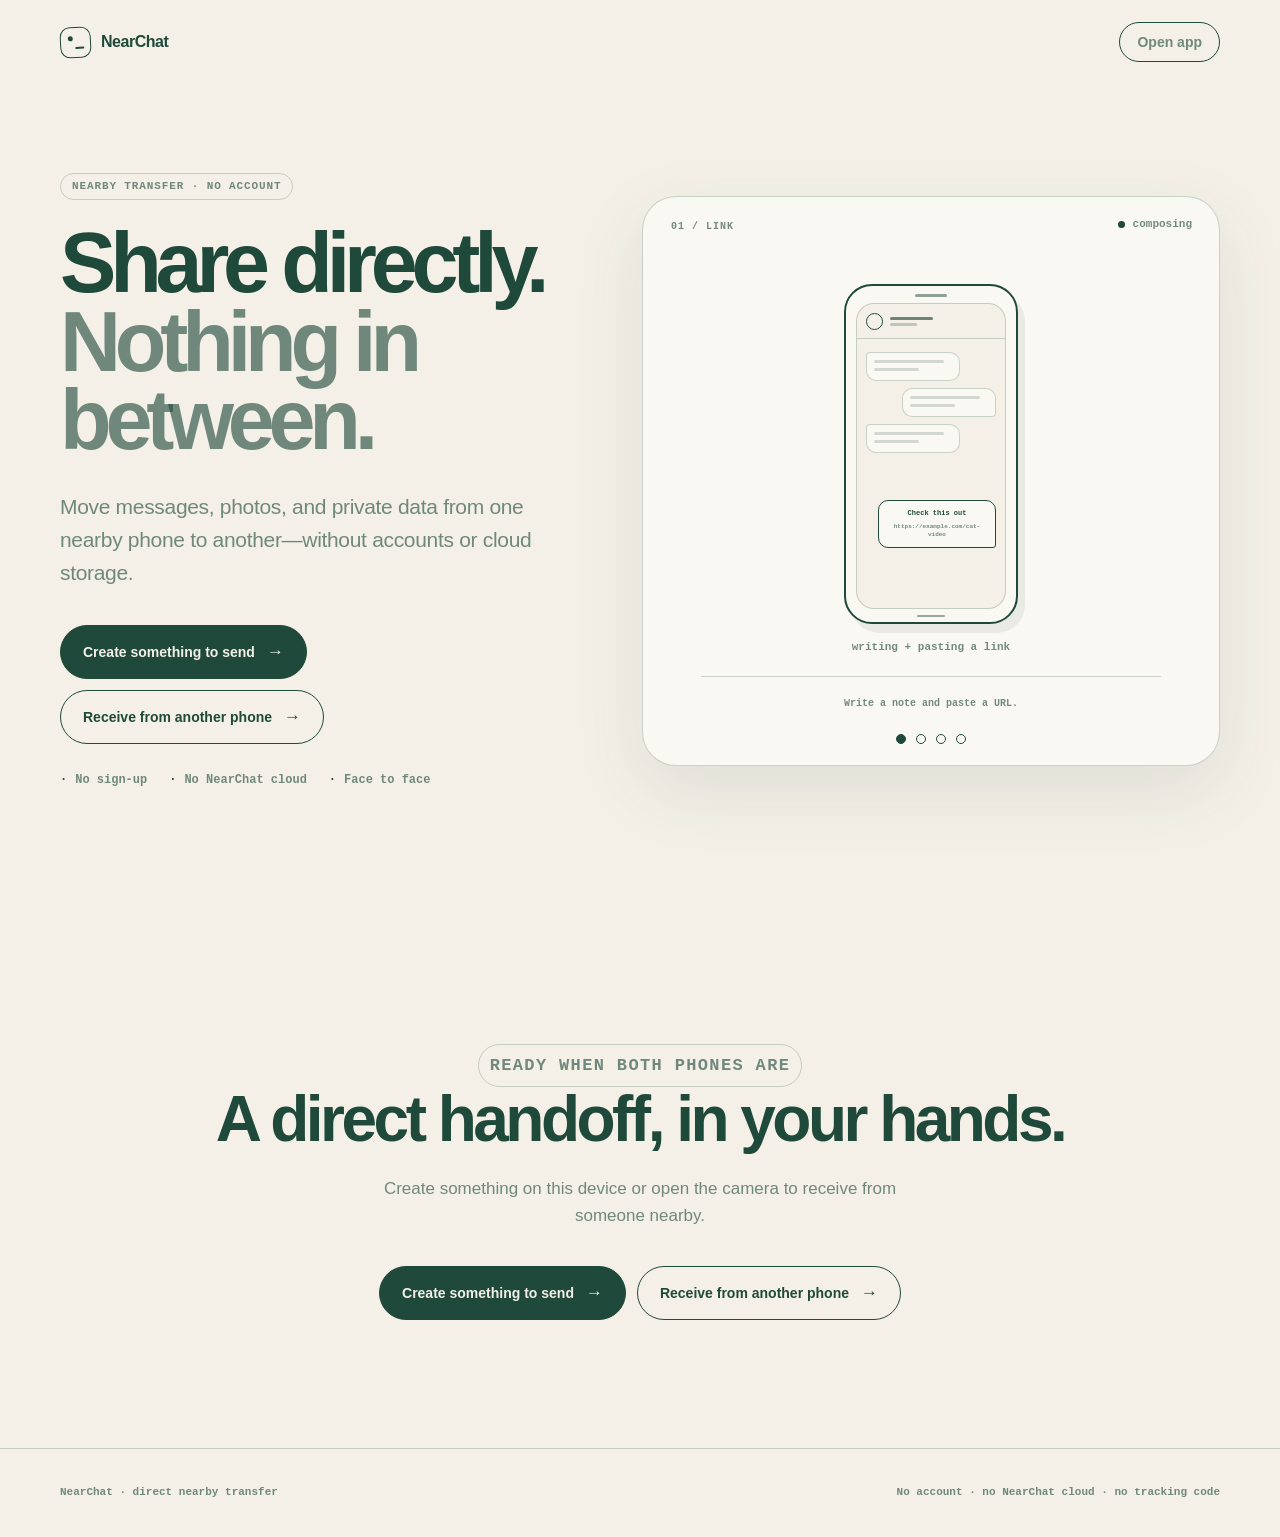
<file: index.html>
<!doctype html>
<html lang="en">
<head>
<meta charset="utf-8">
<meta name="viewport" content="width=device-width, initial-scale=1">
<meta name="theme-color" content="#f4f0e7">
<meta name="description" content="NearChat moves messages, photos, and private data directly between nearby phones without accounts or cloud storage.">
<title>NearChat — Share directly. Nothing in between.</title>
<style>
  :root {
    --ink: #1f493a;
    --paper: #f4f0e7;
    --surface: #faf8f2;
    --line: rgba(31, 73, 58, .22);
    --soft: rgba(31, 73, 58, .075);
    --mid: rgba(31, 73, 58, .62);
    --shadow: 0 24px 70px rgba(31, 73, 58, .10);
    --sans: Inter, ui-sans-serif, -apple-system, BlinkMacSystemFont, "Segoe UI", sans-serif;
    --mono: ui-monospace, SFMono-Regular, Menlo, Monaco, Consolas, monospace;
  }

  * { box-sizing: border-box; }
  html { scroll-behavior: smooth; }
  body {
    margin: 0;
    color: var(--ink);
    background: var(--paper);
    font-family: var(--sans);
    -webkit-font-smoothing: antialiased;
  }
  button, a { font: inherit; }
  a { color: inherit; }
  button { color: inherit; }
  [hidden] { display: none !important; }
  :focus-visible { outline: 3px solid rgba(31, 73, 58, .32); outline-offset: 4px; }

  .skip-link {
    position: fixed;
    z-index: 50;
    top: 10px;
    left: 10px;
    padding: 10px 14px;
    border-radius: 10px;
    background: var(--ink);
    color: var(--paper);
    transform: translateY(-160%);
  }
  .skip-link:focus { transform: none; }

  .shell { width: min(1160px, calc(100% - 40px)); margin: 0 auto; }
  .site-header {
    min-height: 84px;
    display: flex;
    align-items: center;
    justify-content: space-between;
    gap: 24px;
  }
  .brand {
    display: inline-flex;
    align-items: center;
    gap: 10px;
    text-decoration: none;
    font-weight: 780;
    letter-spacing: -.03em;
  }
  .brand-mark {
    position: relative;
    width: 31px;
    height: 31px;
    border: 1.5px solid var(--ink);
    border-radius: 10px;
    transform: rotate(-3deg);
  }
  .brand-mark::before,
  .brand-mark::after {
    content: "";
    position: absolute;
    border-radius: 50%;
    background: var(--ink);
  }
  .brand-mark::before { width: 5px; height: 5px; left: 7px; top: 8px; }
  .brand-mark::after { width: 9px; height: 2px; right: 6px; bottom: 8px; border-radius: 2px; }
  .site-nav { display: flex; align-items: center; gap: 28px; }
  .site-nav a {
    color: var(--mid);
    font-size: 14px;
    font-weight: 650;
    text-decoration: none;
  }
  .site-nav a:hover { color: var(--ink); }
  .nav-cta {
    min-height: 40px;
    padding: 0 17px;
    border: 1px solid var(--ink);
    border-radius: 999px;
    display: inline-flex;
    align-items: center;
  }

  .hero {
    min-height: calc(100svh - 84px);
    padding: 68px 0 90px;
    display: grid;
    grid-template-columns: minmax(0, .92fr) minmax(460px, 1.08fr);
    align-items: center;
    gap: clamp(48px, 7vw, 100px);
  }
  .hero-text { grid-column: 1; grid-row: 1; }
  .eyebrow {
    width: max-content;
    margin: 0 0 24px;
    padding: 7px 11px;
    border: 1px solid var(--line);
    border-radius: 999px;
    color: var(--mid);
    font: 700 11px/1 var(--mono);
    letter-spacing: .08em;
    text-transform: uppercase;
  }
  h1 {
    max-width: 680px;
    margin: 0;
    font-size: clamp(52px, 6.6vw, 91px);
    line-height: .93;
    letter-spacing: -.073em;
    font-weight: 760;
  }
  h1 span { display: block; color: var(--mid); }
  .hero-copy {
    max-width: 600px;
    margin: 30px 0 0;
    color: var(--mid);
    font-size: clamp(17px, 1.7vw, 21px);
    line-height: 1.58;
    letter-spacing: -.015em;
  }
  .hero-actions { display: flex; flex-wrap: wrap; gap: 11px; margin-top: 36px; }
  .button {
    min-height: 54px;
    padding: 0 22px;
    border: 1.5px solid var(--ink);
    border-radius: 999px;
    display: inline-flex;
    align-items: center;
    justify-content: center;
    gap: 12px;
    font-size: 14px;
    font-weight: 760;
    text-decoration: none;
    transition: transform .16s ease, background .16s ease, color .16s ease;
  }
  .button:hover { transform: translateY(-2px); }
  .button-primary { background: var(--ink); color: var(--paper); }
  .button-secondary { background: transparent; }
  .button-secondary:hover { background: var(--soft); }
  .button-arrow { font-size: 17px; transition: transform .16s ease; }
  .button:hover .button-arrow { transform: translateX(3px); }
  .hero-facts {
    margin: 28px 0 0;
    padding: 0;
    list-style: none;
    display: flex;
    flex-wrap: wrap;
    gap: 9px 22px;
    color: var(--mid);
    font: 620 12px/1.4 var(--mono);
  }
  .hero-facts li::before { content: "·"; margin-right: 8px; color: var(--ink); }

  .transfer-stage {
    position: relative;
    grid-column: 2;
    grid-row: 1;
    min-height: 570px;
    border: 1px solid var(--line);
    border-radius: 34px;
    background: var(--surface);
    box-shadow: var(--shadow);
    overflow: hidden;
    isolation: isolate;
    opacity: 1;
    transition: opacity .38s ease;
  }
  .transfer-stage.is-returning { opacity: 0; pointer-events: none; }
  .story-slide {
    position: absolute;
    inset: 0;
    z-index: 1;
    opacity: 0;
    pointer-events: none;
    transform: translateY(8px);
    transition: opacity .42s ease, transform .42s ease;
  }
  .story-slide.is-active {
    z-index: 2;
    opacity: 1;
    pointer-events: auto;
    transform: translateY(0);
  }
  .story-slide:not(.is-active) * { animation-play-state: paused !important; }
  .stage-label {
    position: absolute;
    top: 25px;
    left: 28px;
    z-index: 3;
    color: var(--mid);
    font: 700 10px/1 var(--mono);
    letter-spacing: .1em;
    text-transform: uppercase;
  }
  .stage-status {
    position: absolute;
    right: 27px;
    top: 22px;
    z-index: 3;
    display: flex;
    align-items: center;
    gap: 8px;
    color: var(--mid);
    font: 650 11px/1 var(--mono);
  }
  .status-dot {
    width: 7px;
    height: 7px;
    border-radius: 50%;
    background: var(--ink);
    animation: breathe 1.8s ease-in-out infinite;
  }
  .stage-floor {
    position: absolute;
    left: 10%;
    right: 10%;
    bottom: 88px;
    height: 1px;
    background: var(--line);
  }
  .stage-scene {
    position: absolute;
    inset: 66px 24px 68px;
    display: grid;
    grid-template-columns: 150px minmax(100px, 1fr) 150px;
    align-items: center;
    justify-content: center;
  }
  .phone-wrap { position: relative; z-index: 2; text-align: center; }
  .phone-label {
    margin-top: 18px;
    color: var(--mid);
    font: 650 11px/1 var(--mono);
  }
  .phone {
    position: relative;
    width: 142px;
    height: 280px;
    margin: 0 auto;
    padding: 17px 10px 13px;
    border: 2px solid var(--ink);
    border-radius: 28px;
    background: var(--surface);
    box-shadow: 7px 9px 0 var(--soft);
  }
  .phone::before {
    content: "";
    position: absolute;
    z-index: 2;
    top: 8px;
    left: 50%;
    width: 32px;
    height: 3px;
    border-radius: 2px;
    background: var(--ink);
    transform: translateX(-50%);
    opacity: .5;
  }
  .phone::after {
    content: "";
    position: absolute;
    bottom: 5px;
    left: 50%;
    width: 28px;
    height: 2px;
    border-radius: 2px;
    background: var(--ink);
    transform: translateX(-50%);
    opacity: .45;
  }
  .phone-screen {
    position: relative;
    width: 100%;
    height: 100%;
    border: 1px solid var(--line);
    border-radius: 18px;
    overflow: hidden;
    background: var(--paper);
  }
  .screen-top {
    height: 35px;
    border-bottom: 1px solid var(--line);
    display: flex;
    align-items: center;
    justify-content: space-between;
    padding: 0 10px;
  }
  .screen-name { width: 46px; height: 4px; border-radius: 3px; background: var(--ink); opacity: .7; }
  .screen-mini { width: 12px; height: 4px; border-radius: 3px; background: var(--ink); opacity: .3; }
  .qr-shell {
    position: absolute;
    left: 50%;
    top: 51%;
    width: 88px;
    height: 88px;
    padding: 7px;
    border: 1px solid var(--line);
    background: var(--surface);
    transform: translate(-50%, -50%);
  }
  .qr-grid { width: 100%; height: 100%; display: grid; grid-template-columns: repeat(9, 1fr); gap: 2px; }
  .qr-pixel { border-radius: 1px; background: transparent; transition: background .12s linear; }
  .qr-pixel.on { background: var(--ink); }
  .send-caption,
  .receive-caption {
    position: absolute;
    left: 16px;
    right: 16px;
    bottom: 26px;
    text-align: center;
    color: var(--mid);
    font: 650 9px/1.4 var(--mono);
  }
  .scan-box {
    position: absolute;
    left: 50%;
    top: 51%;
    width: 90px;
    height: 90px;
    border: 1px solid var(--ink);
    border-radius: 10px;
    transform: translate(-50%, -50%);
  }
  .scan-box::before,
  .scan-box::after {
    content: "";
    position: absolute;
    width: 14px;
    height: 14px;
    border-color: var(--ink);
  }
  .scan-box::before { left: -2px; top: -2px; border-left: 3px solid; border-top: 3px solid; }
  .scan-box::after { right: -2px; bottom: -2px; border-right: 3px solid; border-bottom: 3px solid; }
  .scan-line {
    position: absolute;
    left: 7px;
    right: 7px;
    top: 10px;
    height: 1px;
    background: var(--ink);
    box-shadow: 0 0 7px rgba(31, 73, 58, .35);
    animation: scan 2.2s ease-in-out infinite;
  }
  .received-bars {
    position: absolute;
    left: 20px;
    right: 20px;
    bottom: 30px;
    display: flex;
    gap: 3px;
    justify-content: center;
  }
  .received-bars span { width: 11px; height: 3px; border-radius: 2px; background: var(--line); }
  .received-bars span:nth-child(-n+4) { background: var(--ink); animation: barPulse 2.4s steps(1) infinite; }
  .received-bars span:nth-child(2) { animation-delay: .25s; }
  .received-bars span:nth-child(3) { animation-delay: .5s; }
  .received-bars span:nth-child(4) { animation-delay: .75s; }

  .signal-zone { position: relative; height: 290px; align-self: center; }
  .signal-line {
    position: absolute;
    left: 5%;
    right: 5%;
    height: 1px;
    border-top: 1px dashed var(--line);
  }
  .signal-line.light { top: 37%; }
  .signal-line.sound { bottom: 36%; }
  .signal-label {
    position: absolute;
    left: 50%;
    padding: 0 7px;
    color: var(--mid);
    background: var(--surface);
    font: 650 9px/1 var(--mono);
    transform: translateX(-50%);
  }
  .light .signal-label { top: -5px; }
  .sound .signal-label { top: -5px; }
  .signal-packet {
    position: absolute;
    top: -4px;
    width: 8px;
    height: 8px;
    border: 1px solid var(--ink);
    background: var(--surface);
    transform: rotate(45deg);
  }
  .light .signal-packet { animation: sendPacket 2.7s linear infinite; }
  .sound .signal-packet { animation: returnPacket 2.7s linear infinite .8s; }
  .sound-wave {
    position: absolute;
    top: -9px;
    width: 17px;
    height: 17px;
    border: 1px solid var(--ink);
    border-radius: 50%;
    opacity: 0;
    animation: waveReturn 2.7s ease-out infinite .8s;
  }
  .stage-note {
    position: absolute;
    left: 50%;
    bottom: 54px;
    z-index: 4;
    color: var(--mid);
    font: 650 10px/1.4 var(--mono);
    white-space: nowrap;
    transform: translateX(-50%);
  }
  .story-dots {
    position: absolute;
    z-index: 5;
    left: 50%;
    bottom: 21px;
    display: flex;
    align-items: center;
    gap: 10px;
    transform: translateX(-50%);
  }
  .story-dot {
    width: 10px;
    height: 10px;
    padding: 0;
    border: 1px solid var(--ink);
    border-radius: 50%;
    background: transparent;
    cursor: pointer;
    transition: background .16s ease, transform .16s ease;
  }
  .story-dot:hover { transform: scale(1.2); }
  .story-dot[aria-current="true"] { background: var(--ink); }

  .live-app-stage {
    position: relative;
    grid-column: 2;
    grid-row: 1;
    height: 570px;
    min-height: 0;
    border: 1px solid var(--line);
    border-radius: 34px;
    background: var(--surface);
    box-shadow: var(--shadow);
    overflow: hidden;
    isolation: isolate;
    display: grid;
    place-items: center;
    opacity: 1;
    transition: height .62s cubic-bezier(.22, 1, .36, 1), opacity .38s ease;
  }
  .live-app-stage[hidden] { display: none; }
  .live-app-stage.is-expanded { height: clamp(700px, 78svh, 780px); }
  .live-app-stage.is-closing { opacity: 0; pointer-events: none; }
  .live-app-label {
    position: absolute;
    z-index: 3;
    top: 25px;
    left: 28px;
    color: var(--mid);
    font: 700 10px/1 var(--mono);
    letter-spacing: .1em;
    text-transform: uppercase;
  }
  .live-app-status {
    position: absolute;
    z-index: 3;
    top: 22px;
    right: 27px;
    display: flex;
    align-items: center;
    gap: 8px;
    color: var(--mid);
    font: 650 11px/1 var(--mono);
  }
  .live-phone-frame {
    position: relative;
    z-index: 2;
    width: min(360px, calc(100% - 72px));
    height: 518px;
    border: 9px solid var(--ink);
    border-radius: 43px;
    background: var(--ink);
    box-shadow: 9px 12px 0 var(--soft);
    overflow: hidden;
    transition: height .62s cubic-bezier(.22, 1, .36, 1);
  }
  .live-app-stage.is-expanded .live-phone-frame { height: min(680px, calc(100% - 72px)); }
  .live-phone-frame::before {
    content: "";
    position: absolute;
    z-index: 4;
    top: 5px;
    left: 50%;
    width: 42px;
    height: 4px;
    border-radius: 3px;
    background: rgba(255,255,255,.62);
    transform: translateX(-50%);
    pointer-events: none;
  }
  .live-app-frame {
    position: absolute;
    inset: 0;
    z-index: 2;
    width: 100%;
    height: 100%;
    border: 0;
    border-radius: 33px;
    background: var(--paper);
  }
  .live-app-loading {
    position: absolute;
    z-index: 1;
    inset: 0;
    display: grid;
    place-items: center;
    color: var(--mid);
    background: var(--paper);
    font: 650 10px/1.4 var(--mono);
    transition: opacity .18s ease;
  }
  .live-app-stage.is-loaded .live-app-loading { opacity: 0; }
  .back-action { cursor: pointer; }

  .compose-scene {
    position: absolute;
    inset: 63px 20px 88px;
    display: grid;
    place-items: center;
  }
  .compose-phone { width: 174px; height: 340px; }
  .chat-person {
    height: 35px;
    padding: 0 9px;
    border-bottom: 1px solid var(--line);
    display: flex;
    align-items: center;
    gap: 7px;
  }
  .person-avatar { width: 17px; height: 17px; border: 1px solid var(--ink); border-radius: 50%; }
  .person-lines { display: grid; gap: 3px; }
  .person-lines span { display: block; width: 43px; height: 3px; border-radius: 2px; background: var(--ink); opacity: .64; }
  .person-lines span:last-child { width: 27px; opacity: .25; }
  .cat-post {
    width: 118px;
    margin: 15px auto 0;
    padding: 6px;
    border: 1px solid var(--line);
    border-radius: 11px;
    background: var(--surface);
  }
  .cat-picture {
    position: relative;
    height: 103px;
    border: 1px solid var(--line);
    border-radius: 8px;
    background: var(--soft);
    overflow: hidden;
  }
  .cat-head {
    position: absolute;
    left: 50%;
    top: 30px;
    width: 57px;
    height: 52px;
    border: 1.5px solid var(--ink);
    border-radius: 48% 48% 45% 45%;
    background: var(--paper);
    transform: translateX(-50%);
  }
  .cat-ear {
    position: absolute;
    top: -11px;
    width: 22px;
    height: 24px;
    border-top: 1.5px solid var(--ink);
    background: var(--paper);
  }
  .cat-ear.left { left: 2px; border-left: 1.5px solid var(--ink); transform: rotate(22deg) skew(8deg); }
  .cat-ear.right { right: 2px; border-right: 1.5px solid var(--ink); transform: rotate(-22deg) skew(-8deg); }
  .cat-eyes {
    position: absolute;
    left: 15px;
    top: 21px;
    width: 4px;
    height: 5px;
    border-radius: 50%;
    background: var(--ink);
    box-shadow: 22px 0 0 var(--ink);
  }
  .cat-nose {
    position: absolute;
    left: 50%;
    top: 33px;
    width: 5px;
    height: 4px;
    border-bottom: 1.5px solid var(--ink);
    border-radius: 50%;
    transform: translateX(-50%);
  }
  .cat-whiskers,
  .cat-whiskers::before {
    position: absolute;
    content: "";
    left: -10px;
    top: 33px;
    width: 77px;
    height: 1px;
    border-top: 1px solid var(--ink);
  }
  .cat-whiskers { transform: rotate(8deg); opacity: .55; }
  .cat-whiskers::before { left: 0; top: 6px; transform: rotate(-16deg); }
  .post-lines { display: grid; gap: 3px; margin: 7px 3px 1px; }
  .post-lines span { height: 3px; border-radius: 2px; background: var(--ink); opacity: .25; }
  .post-lines span:last-child { width: 62%; }
  .typing-bubble {
    max-width: 135px;
    min-height: 31px;
    margin: 10px 9px 0 auto;
    padding: 9px 10px;
    border: 1px solid var(--ink);
    border-radius: 11px 11px 3px 11px;
    background: var(--surface);
    font: 650 8px/1.2 var(--mono);
    white-space: nowrap;
    overflow: hidden;
  }
  .typed-words {
    display: inline-block;
    width: 0;
    overflow: hidden;
    vertical-align: bottom;
    white-space: nowrap;
  }
  .story-slide.is-active .typed-words { animation: typeComment 4.8s steps(21, end) .65s both; }
  .typing-cursor { display: inline-block; width: 1px; height: 9px; margin-left: 2px; background: var(--ink); vertical-align: -1px; animation: cursorBlink .72s steps(1) infinite; }
  .composer-line {
    position: absolute;
    left: 9px;
    right: 9px;
    bottom: 16px;
    height: 28px;
    padding: 0 9px;
    border: 1px solid var(--line);
    border-radius: 15px;
    display: flex;
    align-items: center;
    justify-content: space-between;
  }
  .composer-line span:first-child { width: 61px; height: 3px; border-radius: 2px; background: var(--ink); opacity: .22; }
  .composer-send { width: 18px; height: 18px; border-radius: 50%; background: var(--ink); color: var(--paper); display: grid; place-items: center; font-size: 9px; }

  .ghost-thread {
    position: absolute;
    inset: 48px 9px 60px;
    display: flex;
    flex-direction: column;
    gap: 7px;
  }
  .ghost-bubble {
    width: 72%;
    min-height: 29px;
    padding: 7px;
    border: 1px solid var(--line);
    border-radius: 4px 10px 10px 10px;
    background: var(--surface);
  }
  .ghost-bubble.mine { align-self: flex-end; border-radius: 10px 10px 4px 10px; }
  .ghost-bubble span { display: block; width: 90%; height: 3px; border-radius: 2px; background: var(--ink); opacity: .18; }
  .ghost-bubble span + span { width: 58%; margin-top: 5px; }
  .animated-composer {
    position: absolute;
    z-index: 4;
    left: 7px;
    right: 7px;
    bottom: 12px;
    min-height: 40px;
    padding: 5px;
    border: 1px solid var(--line);
    border-radius: 16px;
    background: var(--surface);
    display: grid;
    grid-template-columns: 23px 1fr 22px;
    align-items: center;
    gap: 5px;
  }
  .compose-plus {
    width: 22px;
    height: 22px;
    border: 1px solid var(--ink);
    border-radius: 50%;
    display: grid;
    place-items: center;
    font: 700 14px/1 var(--sans);
  }
  .composer-copy {
    min-width: 0;
    padding: 3px 5px;
    border-left: 1px solid var(--line);
    font: 650 6px/1.35 var(--mono);
    overflow: hidden;
  }
  .composer-copy span { display: block; white-space: nowrap; overflow: hidden; }
  .typed-check { width: 0; }
  .pasted-link { margin-top: 2px; color: var(--mid); opacity: 0; transform: translateY(3px); }
  .link-sent-message,
  .prior-url-message {
    position: absolute;
    z-index: 3;
    right: 9px;
    width: 118px;
    padding: 8px;
    border: 1px solid var(--ink);
    border-radius: 10px 10px 3px 10px;
    background: var(--surface);
    font: 650 6px/1.35 var(--mono);
  }
  .link-sent-message { bottom: 60px; opacity: 0; transform: translateY(7px); }
  .link-sent-message strong,
  .prior-url-message strong { display: block; font-size: 7px; }
  .link-sent-message span,
  .prior-url-message span { display: block; margin-top: 4px; color: var(--mid); overflow-wrap: anywhere; }
  .story-slide.is-active .link-compose-slide .compose-plus { animation: plusTap .5s ease .45s; }
  .story-slide.is-active .link-compose-slide .typed-check { animation: typeShort 1.25s steps(14, end) 1.1s forwards; }
  .story-slide.is-active .link-compose-slide .pasted-link { animation: pasteIn .28s ease 2.75s forwards; }
  .story-slide.is-active .link-compose-slide .composer-send { animation: sendTap .42s ease 4.5s; }
  .story-slide.is-active .link-compose-slide .animated-composer { animation: composerAway .3s ease 4.92s forwards; }
  .story-slide.is-active .link-compose-slide .link-sent-message { animation: messageIn .4s ease 5.08s forwards; }

  .prior-url-message { top: 47px; opacity: .76; }
  .cat-draft-card,
  .cat-sent-message {
    position: absolute;
    left: 10px;
    right: 10px;
    top: 105px;
    padding: 6px;
    border: 1px solid var(--line);
    border-radius: 10px;
    background: var(--surface);
  }
  .cat-draft-card { opacity: 0; transform: scale(.94); }
  .cat-sent-message {
    left: 28px;
    border-color: var(--ink);
    border-radius: 10px 10px 3px 10px;
    opacity: 0;
    transform: translateY(7px);
  }
  .compact-cat-picture { height: 83px; }
  .compact-cat-picture .cat-head { top: 23px; transform: translateX(-50%) scale(.82); transform-origin: top center; }
  .cat-caption-line { margin: 6px 3px 1px; font: 650 6px/1.3 var(--mono); }
  .cat-caption-typed { width: 0; }
  .story-slide.is-active .cat-compose-slide .compose-plus { animation: plusTap .5s ease .35s; }
  .story-slide.is-active .cat-compose-slide .cat-draft-card { animation: attachmentIn .42s ease .82s forwards, attachmentAway .3s ease 4.95s forwards; }
  .story-slide.is-active .cat-compose-slide .cat-caption-typed { animation: typeCatCaption 1.55s steps(21, end) 2.05s forwards; }
  .story-slide.is-active .cat-compose-slide .composer-send { animation: sendTap .42s ease 4.5s; }
  .story-slide.is-active .cat-compose-slide .animated-composer { animation: composerAway .3s ease 4.92s forwards; }
  .story-slide.is-active .cat-compose-slide .cat-sent-message { animation: messageIn .4s ease 5.08s forwards; }

  .delivery-scene {
    position: absolute;
    inset: 65px 22px 88px;
    display: grid;
    grid-template-columns: 142px minmax(90px, 1fr) 142px;
    align-items: center;
  }
  .delivery-path { position: relative; height: 1px; border-top: 1px dashed var(--line); }
  .delivered-packet {
    position: absolute;
    top: -12px;
    left: 0;
    width: 24px;
    height: 19px;
    border: 1px solid var(--ink);
    border-radius: 7px 7px 2px 7px;
    background: var(--surface);
  }
  .story-slide.is-active .delivered-packet { animation: deliverMessage 2.8s ease-in-out .45s both; }
  .story-slide.is-active .delivered-packet.second { animation-delay: 2.65s; }
  .outgoing-mini {
    position: absolute;
    right: 8px;
    top: 72px;
    width: 78px;
    min-height: 35px;
    padding: 7px;
    border: 1px solid var(--ink);
    border-radius: 9px 9px 3px 9px;
    font: 650 6px/1.35 var(--mono);
    background: var(--surface);
  }
  .received-card {
    position: absolute;
    left: 8px;
    right: 8px;
    top: 55px;
    padding: 7px;
    border: 1px solid var(--ink);
    border-radius: 4px 10px 10px 10px;
    background: var(--surface);
    opacity: 0;
    transform: translateY(7px);
  }
  .received-url-card {
    position: absolute;
    left: 8px;
    right: 8px;
    top: 48px;
    padding: 7px;
    border: 1px solid var(--ink);
    border-radius: 4px 10px 10px 10px;
    background: var(--surface);
    font: 650 6px/1.35 var(--mono);
    opacity: 0;
    transform: translateY(7px);
  }
  .received-url-card strong { display: block; font-size: 7px; }
  .received-url-card span { display: block; margin-top: 3px; color: var(--mid); overflow-wrap: anywhere; }
  .received-card.cat-received-card { top: 116px; padding: 5px; }
  .cat-received-card .cat-thumb { height: 54px; }
  .story-slide.is-active .received-url-card { animation: revealReceived .42s ease 2.5s forwards; }
  .story-slide.is-active .received-card { animation: revealReceived .45s ease 5s forwards; }
  .outgoing-url-mini { top: 54px; }
  .outgoing-cat-mini {
    position: absolute;
    right: 8px;
    top: 119px;
    width: 82px;
    padding: 5px;
    border: 1px solid var(--ink);
    border-radius: 9px 9px 3px 9px;
    background: var(--surface);
    font: 650 5px/1.3 var(--mono);
  }
  .outgoing-cat-mini .cat-thumb { height: 45px; margin-bottom: 4px; }
  .cat-thumb { position: relative; height: 70px; border: 1px solid var(--line); border-radius: 7px; background: var(--soft); }
  .cat-thumb::before {
    content: "";
    position: absolute;
    left: 50%;
    top: 50%;
    width: 34px;
    height: 29px;
    border: 1px solid var(--ink);
    border-radius: 48% 48% 44% 44%;
    transform: translate(-50%, -42%);
  }
  .cat-thumb::after {
    content: "·  ·";
    position: absolute;
    left: 50%;
    top: 50%;
    font: 800 13px/1 var(--mono);
    letter-spacing: 3px;
    transform: translate(-44%, -38%);
  }
  .received-text { margin-top: 7px; font: 650 7px/1.35 var(--mono); }
  .received-check { margin-top: 5px; color: var(--mid); font: 650 6px/1 var(--mono); text-align: right; }

  .section { padding: 120px 0; border-top: 1px solid var(--line); }
  .section-heading {
    display: grid;
    grid-template-columns: .72fr 1.28fr;
    gap: 40px;
    align-items: start;
    margin-bottom: 66px;
  }
  .kicker {
    margin: 5px 0 0;
    color: var(--mid);
    font: 700 11px/1 var(--mono);
    letter-spacing: .09em;
    text-transform: uppercase;
  }
  h2 {
    max-width: 760px;
    margin: 0;
    font-size: clamp(38px, 5vw, 68px);
    line-height: 1;
    letter-spacing: -.055em;
    font-weight: 745;
  }

  .demo {
    display: grid;
    grid-template-columns: 280px minmax(0, 1fr);
    gap: 26px;
  }
  .step-tabs { display: grid; gap: 9px; align-content: start; }
  .step-tab {
    width: 100%;
    min-height: 78px;
    padding: 14px 16px;
    border: 1px solid var(--line);
    border-radius: 17px;
    background: transparent;
    display: grid;
    grid-template-columns: 34px 1fr;
    align-items: center;
    gap: 12px;
    text-align: left;
    cursor: pointer;
    transition: background .16s ease, transform .16s ease;
  }
  .step-tab:hover { background: var(--soft); transform: translateX(3px); }
  .step-tab[aria-selected="true"] { background: var(--ink); color: var(--paper); }
  .step-number {
    width: 31px;
    height: 31px;
    border: 1px solid currentColor;
    border-radius: 50%;
    display: grid;
    place-items: center;
    font: 700 11px/1 var(--mono);
  }
  .step-copy strong { display: block; font-size: 14px; }
  .step-copy small { display: block; margin-top: 4px; color: var(--mid); font-size: 11px; }
  .step-tab[aria-selected="true"] small { color: rgba(244, 240, 231, .65); }
  .demo-window {
    position: relative;
    min-height: 430px;
    border: 1px solid var(--line);
    border-radius: 26px;
    background: var(--surface);
    box-shadow: var(--shadow);
    overflow: hidden;
  }
  .demo-bar {
    min-height: 48px;
    padding: 0 18px;
    border-bottom: 1px solid var(--line);
    display: flex;
    align-items: center;
    justify-content: space-between;
    color: var(--mid);
    font: 650 10px/1 var(--mono);
  }
  .window-dots { display: flex; gap: 5px; }
  .window-dots span { width: 6px; height: 6px; border: 1px solid var(--ink); border-radius: 50%; }
  .demo-panel { min-height: 380px; padding: clamp(30px, 5vw, 58px); }
  .demo-panel[hidden] { display: none; }
  .demo-panel h3 { margin: 0; font-size: clamp(25px, 3vw, 38px); letter-spacing: -.04em; }
  .demo-panel > p { max-width: 540px; margin: 12px 0 0; color: var(--mid); line-height: 1.6; }
  .payload-list { display: grid; gap: 9px; margin-top: 34px; }
  .payload-item {
    min-height: 58px;
    padding: 10px 13px;
    border: 1px solid var(--line);
    border-radius: 13px;
    display: flex;
    align-items: center;
    gap: 12px;
  }
  .payload-check {
    width: 25px;
    height: 25px;
    border-radius: 7px;
    display: grid;
    place-items: center;
    background: var(--ink);
    color: var(--surface);
    font-size: 12px;
  }
  .payload-icon { width: 30px; height: 30px; border: 1px solid var(--line); border-radius: 9px; }
  .payload-copy { flex: 1; min-width: 0; }
  .payload-copy strong { display: block; font-size: 13px; }
  .payload-copy span { display: block; margin-top: 3px; color: var(--mid); font: 600 10px/1 var(--mono); }
  .payload-size { color: var(--mid); font: 650 10px/1 var(--mono); }
  .demo-transfer {
    height: 170px;
    margin-top: 32px;
    display: grid;
    grid-template-columns: 70px 1fr 70px;
    align-items: center;
    gap: 15px;
  }
  .mini-phone {
    width: 65px;
    height: 124px;
    border: 1.5px solid var(--ink);
    border-radius: 16px;
    display: grid;
    place-items: center;
  }
  .mini-phone::before { content: ""; width: 35px; height: 35px; border: 1px solid var(--ink); }
  .transfer-meter { position: relative; height: 38px; }
  .transfer-meter::before {
    content: "";
    position: absolute;
    left: 0;
    right: 0;
    top: 18px;
    border-top: 1px dashed var(--ink);
  }
  .transfer-meter span {
    position: absolute;
    top: 14px;
    width: 9px;
    height: 9px;
    background: var(--ink);
    transform: rotate(45deg);
    animation: sendPacket 2.1s linear infinite;
  }
  .metric-row { display: flex; flex-wrap: wrap; gap: 8px; margin-top: 12px; }
  .metric {
    padding: 7px 10px;
    border: 1px solid var(--line);
    border-radius: 999px;
    color: var(--mid);
    font: 650 10px/1 var(--mono);
  }
  .done-illustration { display: grid; place-items: center; min-height: 195px; }
  .done-circle {
    width: 106px;
    height: 106px;
    border: 1.5px solid var(--ink);
    border-radius: 50%;
    display: grid;
    place-items: center;
    animation: doneFloat 3s ease-in-out infinite;
  }
  .done-check {
    width: 40px;
    height: 20px;
    border-left: 2px solid var(--ink);
    border-bottom: 2px solid var(--ink);
    transform: rotate(-45deg) translate(4px, -4px);
  }

  .privacy-card {
    padding: clamp(28px, 5vw, 58px);
    border: 1px solid var(--line);
    border-radius: 28px;
    background: var(--surface);
    box-shadow: var(--shadow);
  }
  .privacy-route {
    display: grid;
    grid-template-columns: minmax(150px, 1fr) minmax(180px, .8fr) minmax(150px, 1fr);
    align-items: center;
    gap: 24px;
  }
  .privacy-node {
    min-height: 168px;
    padding: 24px;
    border: 1px solid var(--ink);
    border-radius: 22px;
    display: grid;
    align-content: space-between;
  }
  .privacy-node small,
  .privacy-middle small { color: var(--mid); font: 650 10px/1 var(--mono); text-transform: uppercase; letter-spacing: .08em; }
  .privacy-node strong { font-size: clamp(22px, 3vw, 35px); letter-spacing: -.04em; }
  .privacy-middle { text-align: center; }
  .route-line { position: relative; height: 30px; margin: 17px 0 12px; }
  .route-line::before { content: ""; position: absolute; left: 0; right: 0; top: 14px; border-top: 1px dashed var(--ink); }
  .route-line::after {
    content: "";
    position: absolute;
    right: 0;
    top: 10px;
    width: 8px;
    height: 8px;
    border-right: 1px solid var(--ink);
    border-top: 1px solid var(--ink);
    transform: rotate(45deg);
  }
  .privacy-statement {
    margin: 54px 0 0;
    padding-top: 34px;
    border-top: 1px solid var(--line);
    display: grid;
    grid-template-columns: 1fr 1fr;
    gap: 36px;
  }
  .privacy-statement > strong { display: block; font-size: clamp(25px, 3vw, 38px); letter-spacing: -.045em; }
  .privacy-statement p { margin: 0; color: var(--mid); font-size: 15px; line-height: 1.65; }
  .security-note {
    margin-top: 18px !important;
    padding: 14px 16px;
    border-left: 2px solid var(--ink);
    background: var(--soft);
    font-size: 12px !important;
  }
  .security-note strong { font-size: inherit; letter-spacing: 0; }

  .final-cta {
    padding: 120px 0 128px;
    text-align: center;
  }
  .final-cta h2 { max-width: 850px; margin: 0 auto; }
  .final-cta p { max-width: 560px; margin: 24px auto 0; color: var(--mid); font-size: 17px; line-height: 1.6; }
  .final-cta .hero-actions { justify-content: center; }

  footer { border-top: 1px solid var(--line); }
  .footer-inner {
    min-height: 88px;
    display: flex;
    align-items: center;
    justify-content: space-between;
    gap: 20px;
    color: var(--mid);
    font: 600 11px/1.5 var(--mono);
  }

  @keyframes breathe { 0%, 100% { opacity: .35; transform: scale(.82); } 50% { opacity: 1; transform: scale(1); } }
  @keyframes scan { 0%, 100% { transform: translateY(0); } 50% { transform: translateY(68px); } }
  @keyframes sendPacket { 0% { left: 1%; opacity: 0; } 12% { opacity: 1; } 88% { opacity: 1; } 100% { left: calc(100% - 9px); opacity: 0; } }
  @keyframes returnPacket { 0% { right: 1%; opacity: 0; } 12% { opacity: 1; } 88% { opacity: 1; } 100% { right: calc(100% - 9px); opacity: 0; } }
  @keyframes waveReturn { 0% { right: 0; transform: scale(.4); opacity: 0; } 15% { opacity: .7; } 100% { right: calc(100% - 17px); transform: scale(1.35); opacity: 0; } }
  @keyframes barPulse { 0%, 20% { background: var(--line); } 21%, 100% { background: var(--ink); } }
  @keyframes doneFloat { 0%, 100% { transform: translateY(0) rotate(-2deg); } 50% { transform: translateY(-7px) rotate(2deg); } }
  @keyframes typeComment { 0%, 8% { width: 0; } 72%, 100% { width: 116px; } }
  @keyframes cursorBlink { 0%, 48% { opacity: 1; } 49%, 100% { opacity: 0; } }
  @keyframes deliverMessage { 0% { left: 0; opacity: 0; transform: scale(.82); } 14% { opacity: 1; } 78% { opacity: 1; transform: scale(1); } 100% { left: calc(100% - 24px); opacity: 0; transform: scale(.82); } }
  @keyframes revealReceived { to { opacity: 1; transform: translateY(0); } }
  @keyframes plusTap { 0%, 100% { transform: scale(1); background: transparent; } 45% { transform: scale(.78) rotate(12deg); background: var(--soft); } }
  @keyframes typeShort { from { width: 0; } to { width: 52px; } }
  @keyframes typeCatCaption { from { width: 0; } to { width: 84px; } }
  @keyframes pasteIn { to { opacity: 1; transform: translateY(0); } }
  @keyframes sendTap { 0%, 100% { transform: scale(1); } 48% { transform: scale(.72); } }
  @keyframes composerAway { to { opacity: 0; transform: translateY(4px); } }
  @keyframes messageIn { to { opacity: 1; transform: translateY(0); } }
  @keyframes attachmentIn { to { opacity: 1; transform: scale(1); } }
  @keyframes attachmentAway { to { opacity: 0; transform: translateY(-4px) scale(.98); } }

  @media (max-width: 900px) {
    .hero { grid-template-columns: 1fr; padding-top: 46px; }
    .hero-text { grid-column: 1; grid-row: 1; text-align: center; }
    .eyebrow { margin-left: auto; margin-right: auto; }
    .hero-copy { margin-left: auto; margin-right: auto; }
    .hero-actions, .hero-facts { justify-content: center; }
    .transfer-stage { grid-column: 1; grid-row: 2; min-height: 535px; }
    .live-app-stage { grid-column: 1; grid-row: 2; height: 535px; }
    .live-phone-frame { height: 487px; }
    .section-heading { grid-template-columns: 1fr; gap: 22px; }
    .demo { grid-template-columns: 1fr; }
    .step-tabs { grid-template-columns: repeat(3, 1fr); }
    .step-tab { grid-template-columns: 30px 1fr; padding: 10px; }
    .step-copy small { display: none; }
    .privacy-route { grid-template-columns: 1fr; }
    .privacy-middle { padding: 10px 0; }
    .route-line { width: 1px; height: 80px; margin: 14px auto; border-left: 1px dashed var(--ink); }
    .route-line::before { display: none; }
    .route-line::after { right: -4px; top: auto; bottom: 0; transform: rotate(135deg); }
  }

  @media (max-width: 620px) {
    .shell { width: min(100% - 28px, 1160px); }
    .site-header { min-height: 70px; }
    .site-nav a:not(.nav-cta) { display: none; }
    .nav-cta { min-height: 36px; padding: 0 13px; }
    .hero { min-height: auto; padding: 45px 0 78px; }
    h1 { font-size: clamp(48px, 15vw, 72px); }
    .hero-copy { font-size: 17px; }
    .hero-actions { display: grid; }
    .button { width: 100%; }
    .transfer-stage { min-height: 465px; border-radius: 24px; }
    .live-app-stage { height: 465px; border-radius: 24px; }
    .live-phone-frame { width: min(238px, calc(100% - 48px)); height: 422px; border-width: 7px; border-radius: 35px; }
    .live-app-frame { border-radius: 27px; }
    .stage-scene { inset: 62px 10px 60px; grid-template-columns: 105px minmax(54px, 1fr) 105px; }
    .phone { width: 104px; height: 218px; padding: 15px 7px 11px; border-radius: 22px; }
    .phone-screen { border-radius: 14px; }
    .qr-shell { width: 67px; height: 67px; padding: 5px; }
    .qr-grid { gap: 1px; }
    .scan-box { width: 69px; height: 69px; }
    .scan-line { animation-name: scanSmall; }
    .send-caption, .receive-caption { left: 8px; right: 8px; font-size: 7px; }
    .phone-label { font-size: 9px; }
    .stage-note { font-size: 8px; }
    .signal-label { font-size: 7px; }
    .compose-scene { inset: 58px 10px 86px; }
    .compose-phone { width: 135px; height: 274px; }
    .animated-composer { min-height: 35px; grid-template-columns: 20px 1fr 19px; gap: 3px; }
    .compose-plus { width: 19px; height: 19px; font-size: 12px; }
    .link-sent-message, .prior-url-message { width: 96px; padding: 6px; font-size: 5px; }
    .link-sent-message strong, .prior-url-message strong { font-size: 6px; }
    .cat-draft-card, .cat-sent-message { top: 98px; padding: 5px; }
    .cat-picture.compact-cat-picture { height: 64px; }
    .cat-post { width: 99px; margin-top: 10px; }
    .cat-picture { height: 79px; }
    .cat-head { top: 24px; transform: translateX(-50%) scale(.8); transform-origin: top center; }
    .typing-bubble { margin-top: 7px; max-width: 112px; padding: 7px 8px; font-size: 6px; }
    .story-slide.is-active .typed-words { animation-name: typeCommentSmall; }
    .delivery-scene { inset: 60px 9px 88px; grid-template-columns: 104px minmax(46px, 1fr) 104px; }
    .outgoing-mini { top: 59px; width: 63px; font-size: 5px; }
    .received-card { top: 45px; padding: 5px; }
    .cat-thumb { height: 52px; }
    .received-url-card { top: 43px; padding: 5px; font-size: 5px; }
    .received-url-card strong { font-size: 6px; }
    .received-card.cat-received-card { top: 101px; }
    .cat-received-card .cat-thumb { height: 39px; }
    .received-text, .received-check { font-size: 5px; }
    .section { padding: 82px 0; }
    .section-heading { margin-bottom: 40px; }
    .step-tabs { grid-template-columns: 1fr; }
    .step-tab { min-height: 60px; }
    .step-copy small { display: block; }
    .demo-window { min-height: 460px; border-radius: 21px; }
    .demo-panel { min-height: 410px; padding: 28px 20px; }
    .demo-transfer { grid-template-columns: 55px 1fr 55px; }
    .mini-phone { width: 52px; height: 100px; }
    .privacy-card { border-radius: 22px; }
    .privacy-statement { grid-template-columns: 1fr; gap: 20px; }
    .final-cta { padding: 82px 0 92px; }
    .footer-inner { align-items: flex-start; flex-direction: column; justify-content: center; padding: 22px 0; }
  }

  @keyframes scanSmall { 0%, 100% { transform: translateY(0); } 50% { transform: translateY(49px); } }
  @keyframes typeCommentSmall { 0%, 8% { width: 0; } 72%, 100% { width: 88px; } }

  @media (prefers-reduced-motion: reduce) {
    html { scroll-behavior: auto; }
    *, *::before, *::after { animation-duration: .01ms !important; animation-delay: 0ms !important; animation-iteration-count: 1 !important; transition: none !important; }
    .animated-composer, .cat-draft-card { display: none; }
    .link-sent-message, .cat-sent-message, .received-url-card, .received-card { opacity: 1; transform: none; }
  }
</style>
</head>
<body>
<a class="skip-link" href="#main">Skip to content</a>

<header class="shell site-header">
  <a class="brand" href="./" aria-label="NearChat home">
    <span class="brand-mark" aria-hidden="true"></span>
    <span>NearChat</span>
  </a>
  <nav class="site-nav" aria-label="Main navigation">
    <a class="nav-cta" href="app.html">Open app</a>
  </nav>
</header>

<main id="main">
  <section class="shell hero" aria-labelledby="hero-title">
    <div class="hero-text">
      <p class="eyebrow">Nearby transfer · no account</p>
      <h1 id="hero-title">Share directly.<span>Nothing in between.</span></h1>
      <p class="hero-copy">Move messages, photos, and private data from one nearby phone to another—without accounts or cloud storage.</p>
      <div class="hero-actions" id="primaryActions">
        <a class="button button-primary start-action" href="app.html?intent=create" data-live-intent="create">
          Create something to send <span class="button-arrow" aria-hidden="true">→</span>
        </a>
        <a class="button button-secondary start-action" href="app.html?intent=receive" data-live-intent="receive">
          Receive from another phone <span class="button-arrow" aria-hidden="true">→</span>
        </a>
        <button class="button button-secondary back-action" id="backToStory" type="button" hidden>
          <span class="button-arrow" aria-hidden="true">←</span> Back to start
        </button>
      </div>
      <ul class="hero-facts" aria-label="NearChat highlights">
        <li>No sign-up</li>
        <li>No NearChat cloud</li>
        <li>Face to face</li>
      </ul>
    </div>

    <div class="transfer-stage" id="storyCarousel" role="region" aria-roledescription="carousel" aria-label="How NearChat messages move between phones">
      <span class="stage-label" id="stageLabel">01 / Link</span>
      <span class="stage-status"><span class="status-dot"></span><span id="stageStatus">composing</span></span>
      <div class="stage-floor"></div>

      <section class="story-slide is-active" role="group" aria-roledescription="slide" aria-label="1 of 4: Write a message and paste a URL" aria-hidden="false">
        <div class="compose-scene link-compose-slide" aria-hidden="true">
          <div class="phone-wrap">
            <div class="phone compose-phone">
              <div class="phone-screen">
                <div class="chat-person"><span class="person-avatar"></span><span class="person-lines"><span></span><span></span></span></div>
                <div class="ghost-thread">
                  <div class="ghost-bubble"><span></span><span></span></div>
                  <div class="ghost-bubble mine"><span></span><span></span></div>
                  <div class="ghost-bubble"><span></span><span></span></div>
                </div>
                <div class="link-sent-message"><strong>Check this out</strong><span>https://example.com/cat-video</span></div>
                <div class="animated-composer"><span class="compose-plus">+</span><span class="composer-copy"><span class="typed-check">Check this out</span><span class="pasted-link">https://example.com/cat-video</span></span><span class="composer-send">↑</span></div>
              </div>
            </div>
            <div class="phone-label">writing + pasting a link</div>
          </div>
        </div>
      </section>

      <section class="story-slide" role="group" aria-roledescription="slide" aria-label="2 of 4: Attach a cat photo, add a caption, and send" aria-hidden="true">
        <div class="compose-scene cat-compose-slide" aria-hidden="true">
          <div class="phone-wrap">
            <div class="phone compose-phone">
              <div class="phone-screen">
                <div class="chat-person"><span class="person-avatar"></span><span class="person-lines"><span></span><span></span></span></div>
                <div class="prior-url-message"><strong>Check this out</strong><span>https://example.com/cat-video</span></div>
                <div class="cat-draft-card">
                  <div class="cat-picture compact-cat-picture"><span class="cat-head"><span class="cat-ear left"></span><span class="cat-ear right"></span><span class="cat-eyes"></span><span class="cat-nose"></span><span class="cat-whiskers"></span></span></div>
                </div>
                <div class="cat-sent-message">
                  <div class="cat-picture compact-cat-picture"><span class="cat-head"><span class="cat-ear left"></span><span class="cat-ear right"></span><span class="cat-eyes"></span><span class="cat-nose"></span><span class="cat-whiskers"></span></span></div>
                  <div class="cat-caption-line">That cat is adorable!</div>
                </div>
                <div class="animated-composer"><span class="compose-plus">+</span><span class="composer-copy"><span class="cat-caption-typed">That cat is adorable!</span></span><span class="composer-send">↑</span></div>
              </div>
            </div>
            <div class="phone-label">attaching + adding a caption</div>
          </div>
        </div>
      </section>

      <section class="story-slide" role="group" aria-roledescription="slide" aria-label="3 of 4: Transfer the messages with animated QR codes" aria-hidden="true">
        <div class="stage-scene" aria-hidden="true">
          <div class="phone-wrap">
            <div class="phone sender-phone">
              <div class="phone-screen">
                <div class="screen-top"><span class="screen-name"></span><span class="screen-mini"></span></div>
                <div class="qr-shell"><div class="qr-grid" id="heroQr"></div></div>
                <div class="send-caption">13.1 KB ready</div>
              </div>
            </div>
            <div class="phone-label">your phone</div>
          </div>

          <div class="signal-zone">
            <div class="signal-line light">
              <span class="signal-label">light</span>
              <span class="signal-packet"></span>
            </div>
            <div class="signal-line sound">
              <span class="signal-label">sound</span>
              <span class="signal-packet"></span>
              <span class="sound-wave"></span>
            </div>
          </div>

          <div class="phone-wrap">
            <div class="phone receiver-phone">
              <div class="phone-screen">
                <div class="screen-top"><span class="screen-name"></span><span class="screen-mini"></span></div>
                <div class="scan-box"><span class="scan-line"></span></div>
                <div class="received-bars"><span></span><span></span><span></span><span></span><span></span><span></span></div>
                <div class="receive-caption">receiving nearby</div>
              </div>
            </div>
            <div class="phone-label">their phone</div>
          </div>
        </div>
      </section>

      <section class="story-slide" role="group" aria-roledescription="slide" aria-label="4 of 4: The second phone receives the URL and cat photo" aria-hidden="true">
        <div class="delivery-scene" aria-hidden="true">
          <div class="phone-wrap">
            <div class="phone">
              <div class="phone-screen">
                <div class="screen-top"><span class="screen-name"></span><span class="screen-mini"></span></div>
                <div class="outgoing-mini outgoing-url-mini"><strong>Check this out</strong><br>example.com/cat-video</div>
                <div class="outgoing-cat-mini"><div class="cat-thumb"></div>That cat is adorable!</div>
              </div>
            </div>
            <div class="phone-label">first phone</div>
          </div>
          <div class="delivery-path"><span class="delivered-packet"></span><span class="delivered-packet second"></span></div>
          <div class="phone-wrap">
            <div class="phone">
              <div class="phone-screen">
                <div class="screen-top"><span class="screen-name"></span><span class="screen-mini"></span></div>
                <div class="received-url-card"><strong>Check this out</strong><span>https://example.com/cat-video</span></div>
                <div class="received-card cat-received-card"><div class="cat-thumb"></div><div class="received-text">That cat is adorable!</div><div class="received-check">received ✓</div></div>
              </div>
            </div>
            <div class="phone-label">second phone</div>
          </div>
        </div>
      </section>

      <div class="stage-note" id="stageNote">Write a note and paste a URL.</div>
      <div class="story-dots" role="group" aria-label="Choose a story slide">
        <button class="story-dot" type="button" data-slide-to="0" aria-label="Show slide 1: write and paste a URL" aria-current="true"></button>
        <button class="story-dot" type="button" data-slide-to="1" aria-label="Show slide 2: attach and send a cat photo" aria-current="false"></button>
        <button class="story-dot" type="button" data-slide-to="2" aria-label="Show slide 3: transfer between phones" aria-current="false"></button>
        <button class="story-dot" type="button" data-slide-to="3" aria-label="Show slide 4: both messages received" aria-current="false"></button>
      </div>
    </div>

    <div class="live-app-stage" id="liveAppStage" aria-label="Working NearChat app" hidden>
      <span class="live-app-label">Live app</span>
      <span class="live-app-status"><span class="status-dot"></span>working chat</span>
      <div class="live-phone-frame">
        <div class="live-app-loading">Opening NearChat…</div>
        <iframe class="live-app-frame" id="liveAppFrame" title="Working NearChat mobile app" allow="camera; microphone" src="about:blank"></iframe>
      </div>
    </div>
  </section>

  <section class="shell final-cta" aria-labelledby="final-title">
    <p class="eyebrow">Ready when both phones are</p>
    <h2 id="final-title">A direct handoff, in your hands.</h2>
    <p>Create something on this device or open the camera to receive from someone nearby.</p>
    <div class="hero-actions">
      <a class="button button-primary" href="app.html?intent=create">Create something to send <span class="button-arrow" aria-hidden="true">→</span></a>
      <a class="button button-secondary" href="app.html?intent=receive">Receive from another phone <span class="button-arrow" aria-hidden="true">→</span></a>
    </div>
  </section>
</main>

<footer>
  <div class="shell footer-inner">
    <span>NearChat · direct nearby transfer</span>
    <span>No account · no NearChat cloud · no tracking code</span>
  </div>
</footer>

<script>
  const qrPatterns = [
    '111001111100101001101111101001010101101111101000101001111001111000101101111010001',
    '111001111100101001101111101010010101101111101100100001111001111010101101101010011',
    '111001111100101001101111101001110101101111101010001001111001111001001101111010101'
  ];
  const qrGrid = document.querySelector('#heroQr');
  const pixels = Array.from({ length: 81 }, () => {
    const pixel = document.createElement('span');
    pixel.className = 'qr-pixel';
    qrGrid.appendChild(pixel);
    return pixel;
  });
  let qrPatternIndex = 0;

  function paintQrPattern() {
    const pattern = qrPatterns[qrPatternIndex % qrPatterns.length];
    pixels.forEach((pixel, index) => pixel.classList.toggle('on', pattern[index] === '1'));
    qrPatternIndex++;
  }

  paintQrPattern();
  if (!window.matchMedia('(prefers-reduced-motion: reduce)').matches)
    setInterval(paintQrPattern, 820);

  const carousel = document.querySelector('#storyCarousel');
  const slides = [...carousel.querySelectorAll('.story-slide')];
  const slideDots = [...carousel.querySelectorAll('[data-slide-to]')];
  const stageLabel = document.querySelector('#stageLabel');
  const stageStatus = document.querySelector('#stageStatus');
  const stageNote = document.querySelector('#stageNote');
  const reducedMotion = window.matchMedia('(prefers-reduced-motion: reduce)').matches;
  const rotationMs = 7000;
  const pausedBy = new Set();
  const slideDetails = [
    { label: '01 / Link', status: 'composing', note: 'Write a note and paste a URL.' },
    { label: '02 / Photo', status: 'attaching', note: 'Add a cat photo, caption it, and send.' },
    { label: '03 / Transfer', status: 'nearby', note: 'Animated QR frames → short audio reply.' },
    { label: '04 / Arrived', status: '2 received', note: 'The link arrives first, then the cat photo.' }
  ];
  let activeSlide = 0;
  let rotationTimer = 0;

  function scheduleRotation() {
    clearTimeout(rotationTimer);
    if (reducedMotion || pausedBy.size) return;
    rotationTimer = setTimeout(() => showSlide(activeSlide + 1), rotationMs);
  }

  function showSlide(index) {
    activeSlide = (index + slides.length) % slides.length;
    slides.forEach((slide, slideIndex) => {
      const active = slideIndex === activeSlide;
      slide.classList.toggle('is-active', active);
      slide.setAttribute('aria-hidden', String(!active));
    });
    slideDots.forEach((dot, dotIndex) =>
      dot.setAttribute('aria-current', String(dotIndex === activeSlide)));
    const detail = slideDetails[activeSlide];
    stageLabel.textContent = detail.label;
    stageStatus.textContent = detail.status;
    stageNote.textContent = detail.note;
    scheduleRotation();
  }

  function setPaused(reason, paused) {
    if (paused) pausedBy.add(reason);
    else pausedBy.delete(reason);
    scheduleRotation();
  }

  carousel.addEventListener('mouseenter', () => setPaused('hover', true));
  carousel.addEventListener('mouseleave', () => setPaused('hover', false));
  carousel.addEventListener('focusin', () => setPaused('focus', true));
  carousel.addEventListener('focusout', event => {
    if (!carousel.contains(event.relatedTarget)) setPaused('focus', false);
  });
  document.addEventListener('visibilitychange', () =>
    setPaused('hidden', document.visibilityState === 'hidden'));

  slideDots.forEach((dot, index) => {
    dot.addEventListener('click', () => showSlide(index));
    dot.addEventListener('keydown', event => {
      if (!['ArrowLeft', 'ArrowRight', 'Home', 'End'].includes(event.key)) return;
      event.preventDefault();
      const nextIndex = event.key === 'Home'
        ? 0
        : event.key === 'End'
          ? slideDots.length - 1
          : (index + (event.key === 'ArrowRight' ? 1 : -1) + slideDots.length) % slideDots.length;
      slideDots[nextIndex].focus();
      showSlide(nextIndex);
    });
  });

  const desktopLayout = window.matchMedia('(min-width: 901px)');
  const startActions = [...document.querySelectorAll('[data-live-intent]')];
  const backToStory = document.querySelector('#backToStory');
  const liveAppStage = document.querySelector('#liveAppStage');
  const liveAppFrame = document.querySelector('#liveAppFrame');
  const liveTransitionMs = 620;
  let liveCloseTimer;
  let liveAppClosing = false;

  function openLiveApp(event) {
    if (!desktopLayout.matches) return;
    event.preventDefault();
    const intent = event.currentTarget.dataset.liveIntent;
    window.clearTimeout(liveCloseTimer);
    liveAppClosing = false;
    setPaused('live-app', true);
    carousel.classList.remove('is-returning');
    carousel.hidden = true;
    liveAppStage.hidden = false;
    liveAppStage.classList.remove('is-loaded', 'is-expanded', 'is-closing');
    startActions.forEach(action => { action.hidden = true; });
    backToStory.hidden = false;
    liveAppFrame.dataset.active = 'true';
    liveAppFrame.src = `app.html?embed=1&intent=${encodeURIComponent(intent)}`;
    requestAnimationFrame(() => {
      requestAnimationFrame(() => liveAppStage.classList.add('is-expanded'));
      backToStory.focus();
    });
  }

  function finishLiveAppClose(restoreFocus) {
    liveAppFrame.dataset.active = 'false';
    liveAppFrame.src = 'about:blank';
    liveAppStage.classList.remove('is-loaded', 'is-expanded', 'is-closing');
    liveAppStage.hidden = true;
    carousel.classList.remove('is-returning');
    startActions.forEach(action => { action.hidden = false; });
    backToStory.hidden = true;
    liveAppClosing = false;
    setPaused('live-app', false);
    if (restoreFocus) requestAnimationFrame(() => startActions[0].focus());
  }

  function closeLiveApp(restoreFocus = true) {
    if (liveAppStage.hidden || liveAppClosing) return;
    liveAppClosing = true;
    showSlide(0);
    carousel.classList.add('is-returning');
    carousel.hidden = false;
    liveAppStage.classList.add('is-closing');
    liveAppStage.classList.remove('is-expanded');
    requestAnimationFrame(() => {
      requestAnimationFrame(() => carousel.classList.remove('is-returning'));
    });
    window.clearTimeout(liveCloseTimer);
    liveCloseTimer = window.setTimeout(
      () => finishLiveAppClose(restoreFocus),
      reducedMotion ? 0 : liveTransitionMs
    );
  }

  startActions.forEach(action => action.addEventListener('click', openLiveApp));
  backToStory.addEventListener('click', () => closeLiveApp());
  liveAppFrame.addEventListener('load', () => {
    if (liveAppFrame.dataset.active === 'true') liveAppStage.classList.add('is-loaded');
  });
  desktopLayout.addEventListener('change', event => {
    if (!event.matches) closeLiveApp(false);
  });

  showSlide(0);
</script>
</body>
</html>
</file>
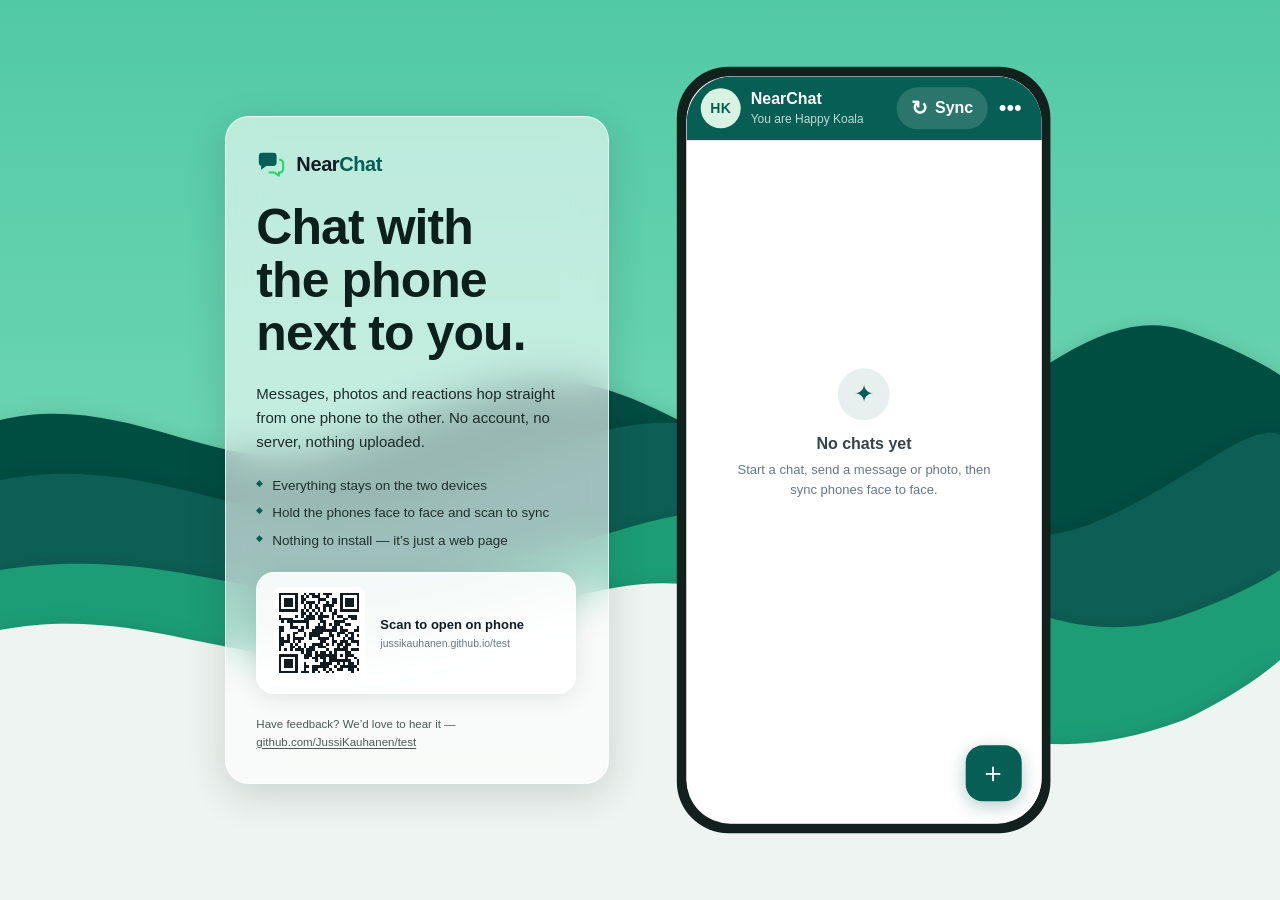
<file: app.html>
<!doctype html>
<html lang="en">
<head>
<meta charset="utf-8">
<link rel="icon" type="image/png" href="[data-uri]">
<meta name="viewport" content="width=device-width, initial-scale=1, viewport-fit=cover">
<meta name="theme-color" content="#075e54">
<title>NearChat v2 · RaptorQ chat sync</title>
<style>
  :root{
    --green:#075e54;
    --green-dark:#054c44;
    --accent:#25d366;
    --paper:#efeae2;
    --incoming:#ffffff;
    --outgoing:#d9fdd3;
    --ink:#111b21;
    --muted:#667781;
    --line:#d7d2ca;
    --danger:#c83d3d;
    --unread:#1fa855;
    --shadow:0 12px 40px rgba(17,27,33,.18);
    --sans:-apple-system,BlinkMacSystemFont,"Segoe UI",Roboto,Helvetica,Arial,sans-serif;
  }
  *{box-sizing:border-box}
  html,body{margin:0;width:100%;height:100%;overflow:hidden}
  body{
    background:#d7ddd9;color:var(--ink);font-family:var(--sans);
    -webkit-font-smoothing:antialiased;overscroll-behavior:none;
  }
  button,input{font:inherit}
  button{border:0;cursor:pointer}
  button:disabled{opacity:.42;cursor:default}
  [hidden]{display:none !important}
  :focus-visible{outline:3px solid rgba(37,211,102,.45);outline-offset:2px}

  .app{
    width:100%;height:100dvh;max-width:560px;margin:0 auto;background:var(--paper);
    display:flex;flex-direction:column;overflow:hidden;box-shadow:var(--shadow);
  }
  .screen{position:relative;width:100%;height:100%;min-height:0;display:flex;flex-direction:column}
  @media(pointer:coarse){#conversationScreen{touch-action:pan-y}}

  .topbar{
    min-height:64px;padding:10px 10px 10px 14px;background:var(--green);color:#fff;
    display:flex;align-items:center;justify-content:space-between;gap:10px;
    flex:none;padding-top:max(10px,env(safe-area-inset-top));
  }
  .identity{display:flex;align-items:center;gap:10px;min-width:0}
  .avatar{
    width:40px;height:40px;border-radius:50%;background:#d8f3e2;color:var(--green);
    display:grid;place-items:center;font-size:14px;font-weight:800;letter-spacing:.03em;flex:none;
  }
  .avatar.group{font-size:18px;letter-spacing:0}
  .identity-copy{min-width:0}
  .identity-copy strong{display:block;font-size:16px;line-height:1.15}
  .identity-copy span{
    display:block;margin-top:3px;font-size:12px;color:rgba(255,255,255,.76);
    white-space:nowrap;overflow:hidden;text-overflow:ellipsis;
  }
  .top-actions{display:flex;align-items:center;gap:2px}
  .sync-btn{
    min-height:42px;border-radius:22px;padding:0 14px;background:rgba(255,255,255,.14);
    color:#fff;font-weight:700;display:flex;align-items:center;gap:7px;
  }
  .sync-btn:hover{background:rgba(255,255,255,.22)}
  .sync-icon{font-size:20px;line-height:1}
  .icon-btn{
    width:42px;height:42px;border-radius:50%;background:transparent;color:#fff;
    display:grid;place-items:center;font-size:22px;line-height:1;
  }
  .icon-btn:hover{background:rgba(255,255,255,.12)}
  .back-btn{
    width:38px;height:42px;margin-left:-6px;border-radius:50%;background:transparent;color:#fff;
    display:grid;place-items:center;font-size:27px;line-height:1;flex:none;
  }
  .back-btn:hover{background:rgba(255,255,255,.12)}

  .chat-list{
    flex:1;min-height:0;overflow-y:auto;background:#fff;overscroll-behavior:contain;
    padding-bottom:96px;
  }
  .list-empty{
    min-height:100%;display:grid;place-items:center;text-align:center;color:var(--muted);
    padding:38px;
  }
  .list-empty .empty-inner{max-width:290px}
  .list-empty strong{display:block;color:#34434b;font-size:16px}
  .list-empty p{font-size:13px;line-height:1.55;margin:7px 0 0}
  .chat-row{
    width:100%;min-height:76px;padding:10px 14px;background:#fff;color:var(--ink);
    display:grid;grid-template-columns:52px minmax(0,1fr);gap:12px;text-align:left;
  }
  .chat-row:hover{background:#f5f7f6}
  .chat-avatar{
    width:50px;height:50px;border-radius:50%;background:#dce9e5;color:var(--green);
    display:grid;place-items:center;font-size:15px;font-weight:800;letter-spacing:.03em;
  }
  .chat-avatar.group{font-size:19px;letter-spacing:0;background:#e4ece9}
  .chat-copy{
    min-width:0;padding:3px 0 11px;border-bottom:1px solid #edf0ef;
    display:grid;grid-template-columns:minmax(0,1fr) auto;column-gap:10px;align-content:center;
  }
  .chat-title{font-size:16px;font-weight:700;white-space:nowrap;overflow:hidden;text-overflow:ellipsis}
  .chat-time{font-size:11px;color:#849198;white-space:nowrap;padding-top:2px}
  .chat-preview{
    grid-column:1;margin-top:5px;color:var(--muted);font-size:13px;
    white-space:nowrap;overflow:hidden;text-overflow:ellipsis;
  }
  .chat-tail{grid-column:2;margin-top:5px;display:flex;align-items:center;justify-content:flex-end;min-height:20px}

  /* ---- unread / newness ---- */
  .list-section{
    position:sticky;top:0;z-index:2;background:#fff;
    padding:11px 16px 7px;font-size:11px;font-weight:800;letter-spacing:.1em;
    color:var(--unread);text-transform:uppercase;
    box-shadow:0 1px 0 #edf0ef;
  }
  .chat-row.unread .chat-title{font-weight:800}
  .chat-row.unread .chat-preview{color:#2c3d45;font-weight:600}
  .chat-row.unread .chat-time{color:var(--unread);font-weight:700}
  .chat-badge{
    min-width:21px;height:21px;padding:0 6px;border-radius:11px;background:var(--unread);
    color:#fff;font-size:12px;font-weight:700;line-height:21px;text-align:center;
  }
  .chat-badge.muted-badge{background:#a8b4b0}
  .chat-row.unread .chat-avatar{background:#d3f0df;color:#0c6b44}
  .unread-divider{
    display:flex;align-items:center;gap:10px;margin:10px 2px 14px;
    color:var(--unread);font-size:11px;font-weight:800;letter-spacing:.09em;text-transform:uppercase;
  }
  .unread-divider::before,.unread-divider::after{
    content:"";flex:1;height:1px;background:rgba(31,168,85,.32);
  }
  .fab{
    position:absolute;right:20px;bottom:calc(22px + env(safe-area-inset-bottom));
    width:56px;height:56px;border-radius:17px;background:var(--green);color:#fff;
    display:grid;place-items:center;font-size:28px;box-shadow:0 5px 18px rgba(7,94,84,.3);
  }
  .fab:hover{background:var(--green-dark)}

  .thread{
    position:relative;flex:1;overflow-y:auto;padding:18px 12px 22px;
    scroll-behavior:smooth;overscroll-behavior:contain;
    background:
      radial-gradient(circle at 14px 16px,rgba(17,27,33,.035) 0 1px,transparent 1.5px),
      radial-gradient(circle at 42px 44px,rgba(17,27,33,.025) 0 1px,transparent 1.5px),
      var(--paper);
    background-size:56px 56px;
  }
  .thread.input-active{padding-bottom:0}
  .thread.input-active #messageList:not(:empty){
    min-height:100%;display:flex;flex-direction:column;justify-content:flex-end;
    padding-bottom:12px;
  }
  .empty{
    min-height:100%;display:grid;place-items:center;text-align:center;color:var(--muted);
    padding:30px;
  }
  .empty-inner{max-width:280px}
  .empty-mark{
    width:52px;height:52px;border-radius:50%;margin:0 auto 15px;background:rgba(7,94,84,.09);
    color:var(--green);display:grid;place-items:center;font-size:24px;
  }
  .empty strong{display:block;color:#34434b;font-size:16px}
  .empty p{font-size:13px;line-height:1.55;margin:7px 0 0}
  .day{
    width:max-content;max-width:90%;margin:0 auto 14px;padding:6px 10px;border-radius:8px;
    background:rgba(255,255,255,.8);box-shadow:0 1px 1px rgba(17,27,33,.06);
    color:var(--muted);font-size:11px;text-align:center;
  }
  .message-row{display:flex;margin:3px 0 6px}
  .message-row.mine{justify-content:flex-end}
  .message-stack{
    max-width:82%;min-width:72px;display:flex;flex-direction:column;align-items:flex-start;
  }
  .message-stack.has-image-stack{max-width:min(82%,338px)}
  .mine .message-stack{align-items:flex-end}
  .message{
    max-width:100%;min-width:72px;padding:7px 9px 6px;border-radius:9px;
    background:var(--incoming);box-shadow:0 1px 1px rgba(17,27,33,.1);
  }
  .message.has-image{padding:4px 4px 6px;max-width:100%}
  .mine .message{background:var(--outgoing)}
  .sender{font-size:11px;line-height:1.25;color:var(--green);font-weight:700;margin-bottom:2px}
  .text{font-size:15px;line-height:1.36;white-space:pre-wrap;overflow-wrap:anywhere}
  .has-image .sender{margin:4px 5px 3px}
  .has-image .text{margin:6px 5px 1px}
  .message-image{
    display:block;width:100%;height:auto;max-height:480px;border-radius:7px;
    object-fit:contain;background:rgba(17,27,33,.08);
  }
  .text a{color:#087f6d;text-decoration:underline;text-underline-offset:2px}
  .text a:visited{color:#536f91}
  .message-footer{
    min-height:22px;display:flex;align-items:center;justify-content:flex-end;gap:4px;
    margin:2px 0 0 8px;
  }
  .has-image .message-footer{margin-right:5px}
  .meta{color:#7a8a92;font-size:10px}
  .reaction-trigger{
    width:27px;height:24px;border-radius:12px;background:transparent;color:#75858d;
    display:grid;place-items:center;font-size:15px;line-height:1;
  }
  .reaction-trigger:hover,.reaction-trigger[aria-expanded="true"]{background:rgba(7,94,84,.1);color:var(--green)}
  .reaction-strip{display:flex;flex-wrap:wrap;gap:4px;margin-top:3px;max-width:100%}
  .mine .reaction-strip{justify-content:flex-end}
  .reaction-chip{
    min-width:34px;height:28px;padding:0 8px;border:1px solid #d6dfdb;border-radius:14px;
    background:#fff;color:var(--ink);font-size:14px;box-shadow:0 1px 2px rgba(17,27,33,.08);
  }
  .reaction-chip.mine{border-color:#78b99b;background:#e3f6e9}
  .reaction-menu{
    display:flex;gap:3px;margin-top:4px;padding:5px;border-radius:20px;background:#fff;
    box-shadow:0 5px 18px rgba(17,27,33,.18);max-width:calc(100vw - 30px);
  }
  .reaction-menu button{
    width:36px;height:36px;border-radius:50%;background:transparent;font-size:20px;
    display:grid;place-items:center;flex:none;
  }
  .reaction-menu button:hover,.reaction-menu button[aria-pressed="true"]{background:#e5f5eb}

  .composer{
    flex:none;padding:8px 8px calc(8px + env(safe-area-inset-bottom));background:#f0f2f5;
    display:grid;gap:7px;border-top:1px solid rgba(17,27,33,.08);
  }
  .image-draft{
    min-height:64px;padding:7px;border-radius:14px;background:#fff;display:flex;
    align-items:center;gap:10px;box-shadow:0 1px 5px rgba(17,27,33,.08);
  }
  .image-draft img{
    width:52px;height:52px;border-radius:9px;object-fit:cover;background:#edf1ef;flex:none;
  }
  .image-draft-copy{min-width:0;flex:1}
  .image-draft-copy strong{display:block;font-size:13px}
  .image-draft-copy span{
    display:block;margin-top:3px;color:var(--muted);font-size:11px;
    white-space:nowrap;overflow:hidden;text-overflow:ellipsis;
  }
  .remove-image{
    width:36px;height:36px;border-radius:50%;background:#edf1ef;color:#53636c;
    font-size:20px;display:grid;place-items:center;flex:none;
  }
  .composer-row{display:flex;align-items:center;gap:7px;min-width:0}
  .composer-tool{
    width:42px;height:42px;border-radius:50%;background:#fff;color:#5f6f77;
    display:grid;place-items:center;font-size:21px;line-height:1;flex:none;
  }
  .composer-tool:hover{color:var(--green);background:#f8fbfa}
  .emoji-picker{
    grid-template-columns:repeat(8,minmax(0,1fr));gap:3px;padding:5px;
    border-radius:15px;background:#fff;box-shadow:0 2px 10px rgba(17,27,33,.08);
  }
  .emoji-picker:not([hidden]){display:grid}
  .emoji-choice{
    min-height:38px;border-radius:10px;background:transparent;font-size:21px;
    display:grid;place-items:center;
  }
  .emoji-choice:hover{background:#edf4f1}
  .input-wrap{
    position:relative;flex:1;min-width:0;background:#fff;border:1px solid transparent;
    border-radius:24px;display:flex;align-items:center;
  }
  .input-wrap:focus-within{border-color:rgba(7,94,84,.35)}
  #messageInput{
    width:100%;height:46px;border:0;outline:0;background:transparent;color:var(--ink);
    padding:0 54px 0 16px;font-size:16px;
  }
  #messageInput::placeholder{color:#829098}
  .counter{
    position:absolute;right:13px;font-size:10px;color:#98a3a9;pointer-events:none;
    font-variant-numeric:tabular-nums;opacity:0;transition:opacity .12s;
  }
  .counter.near{color:#9a6a16;opacity:1}.counter.full{color:var(--danger);font-weight:700;opacity:1}
  .send-btn{
    width:46px;height:46px;border-radius:50%;background:var(--green);color:#fff;
    display:grid;place-items:center;font-size:21px;flex:none;
  }
  .send-btn:not(:disabled):hover{background:var(--green-dark)}

  .overlay{
    position:fixed;inset:0;z-index:50;background:rgba(17,27,33,.48);
    display:flex;align-items:flex-end;justify-content:center;
  }
  .sheet{
    width:min(560px,100%);max-height:92dvh;background:#fff;border-radius:20px 20px 0 0;
    overflow:auto;box-shadow:0 -12px 40px rgba(17,27,33,.22);
    padding-bottom:env(safe-area-inset-bottom);
  }
  .sheet-head{
    min-height:62px;padding:10px 12px 8px 20px;display:flex;align-items:center;
    justify-content:space-between;border-bottom:1px solid #eef0f1;
  }
  .sheet-head h2{font-size:18px;margin:0}
  .sheet-close{
    width:42px;height:42px;border-radius:50%;background:#f1f3f4;color:#53636c;
    font-size:22px;display:grid;place-items:center;
  }
  .sheet-body{padding:22px 20px 24px}
  .sheet-copy{color:var(--muted);font-size:14px;line-height:1.55;margin:0 0 20px}
  .choice-grid{display:grid;grid-template-columns:1fr 1fr;gap:10px}
  .choice{
    min-height:126px;border-radius:14px;padding:18px;text-align:left;background:#f3f7f5;
    border:1px solid #e0e8e4;color:var(--ink);
  }
  .choice:hover{border-color:#9fc9b3;background:#edf7f1}
  .choice-icon{
    position:relative;width:40px;height:40px;border-radius:13px;
    display:grid;place-items:center;margin:0 0 16px;font-size:23px;font-weight:850;
    line-height:1;background:#edf1ef;border:1px solid #dce5e1;color:var(--green);
  }
  .choice-icon::after{
    content:"";position:absolute;right:-3px;bottom:-3px;width:11px;height:11px;
    border:3px solid #fff;border-radius:50%;
  }
  .choice-send .choice-icon{background:#e8f0fe;border-color:#c6dafc;color:#1a73e8}
  .choice-send .choice-icon::after{background:#fbbc04}
  .choice-receive .choice-icon{background:#e6f4ea;border-color:#ceead6;color:#188038}
  .choice-receive .choice-icon::after{background:#ea4335}
  .choice-send:hover{border-color:#a8c7fa;background:#f6f9ff}
  .choice-receive:hover{border-color:#a8dab5;background:#f3faf5}
  .choice strong{display:block;font-size:15px}
  .choice > span:not(.choice-icon){display:block;margin-top:5px;color:var(--muted);font-size:12px;line-height:1.4}
  .sync-hint{margin:18px 2px 0;color:#7a898f;font-size:12px;line-height:1.5}
  .sync-hint b{color:#435159}
  .build-version{margin:10px 2px 0;color:#a0aaae;font:10px ui-monospace,SFMono-Regular,Menlo,monospace;text-align:right}

  .qr-shell{
    min-height:310px;background:#f7f8f8;border-radius:16px;display:grid;place-items:center;
    padding:18px;overflow:hidden;
  }
  #syncQr{display:block;image-rendering:pixelated;max-width:100%;height:auto}
  .sync-status{text-align:center;margin:16px 0 0}
  .sync-status strong{display:block;font-size:16px}
  .sync-status span{display:block;margin-top:5px;color:var(--muted);font-size:12px}
  .audio-test-mark{
    width:64px;height:64px;border-radius:50%;margin:8px auto 16px;background:#dcf8e6;
    color:var(--green);display:grid;place-items:center;font-size:30px;font-weight:800;
  }
  .audio-test-modes{
    display:grid;grid-template-columns:repeat(3,1fr);gap:4px;margin:0 0 16px;padding:4px;
    border-radius:22px;background:#edf1ef;
  }
  .audio-test-modes button{
    min-height:38px;border-radius:19px;background:transparent;color:#607078;font-size:12px;font-weight:750;
  }
  .audio-test-modes button[aria-pressed="true"]{background:#fff;color:var(--green);box-shadow:0 1px 4px rgba(17,27,33,.12)}
  .audio-graph-shell{
    height:150px;border-radius:12px;overflow:hidden;
    background:#f3f7f5;border:1px solid #e0e8e4;
  }
  #audioTestGraph{display:block;width:100%;height:100%}
  .audio-readout{
    display:flex;flex-wrap:wrap;gap:6px 14px;margin:7px 2px 12px;color:var(--muted);
    font:11px/1.5 ui-monospace,SFMono-Regular,Menlo,monospace;
  }
  .audio-threshold{
    display:flex;align-items:center;gap:10px;margin:12px 2px;color:#435159;font-size:12px;
  }
  .audio-threshold input{flex:1;min-width:0;accent-color:var(--green)}
  .audio-threshold output{min-width:38px;color:var(--muted);font:11px ui-monospace,SFMono-Regular,Menlo,monospace}
  .audio-log-head{display:flex;align-items:center;justify-content:space-between;margin:14px 2px 6px}
  .audio-log-head strong{color:#65747b;font-size:11px;letter-spacing:.08em;text-transform:uppercase}
  .audio-log-actions{display:flex;gap:6px}
  .audio-log-actions button{
    min-height:32px;padding:0 12px;border-radius:16px;background:#edf1ef;color:#435159;
    font-size:11px;font-weight:700;
  }
  .audio-log{
    height:132px;overflow-y:auto;padding:9px;border-radius:10px;background:#f3f7f5;
    color:#53636c;font:11px/1.55 ui-monospace,SFMono-Regular,Menlo,monospace;
    white-space:pre-wrap;overflow-wrap:anywhere;
  }
  .audio-log .hit{color:var(--green);font-weight:800}
  .audio-log .dim{color:#88969c}
  .audio-log .fail{color:var(--danger);font-weight:800}
  .channel-stages{display:grid;gap:7px;margin:4px 0 12px}
  .channel-stage{
    min-height:38px;padding:7px 10px;border:1px solid #e0e8e4;border-radius:10px;
    display:flex;align-items:center;gap:9px;color:#77868d;font-size:12px;
  }
  .channel-stage-mark{
    width:22px;height:22px;border-radius:50%;background:#e8edeb;color:#77868d;
    display:grid;place-items:center;font-size:11px;font-weight:800;flex:none;
  }
  .channel-stage[data-state="pass"]{border-color:#9fc9b3;color:#285a48;background:#f1faf5}
  .channel-stage[data-state="pass"] .channel-stage-mark{background:var(--green);color:#fff}
  .channel-stage[data-state="fail"]{border-color:rgba(200,61,61,.4);color:var(--danger);background:#fff6f6}
  .channel-stage[data-state="fail"] .channel-stage-mark{background:var(--danger);color:#fff}
  .channel-score{margin-left:auto;color:var(--muted);font:11px ui-monospace,SFMono-Regular,Menlo,monospace}
  .scanner{
    position:relative;height:min(48vh,380px);min-height:240px;background:#111;
    border-radius:16px;overflow:hidden;
  }
  #syncVideo{width:100%;height:100%;display:block;object-fit:cover}
  #scanCanvas{display:none}
  .scan-frame{
    position:absolute;left:50%;top:50%;width:min(68vw,270px);aspect-ratio:1;
    transform:translate(-50%,-50%);border:2px solid rgba(255,255,255,.92);
    border-radius:18px;box-shadow:0 0 0 999px rgba(0,0,0,.22);pointer-events:none;
  }
  .scan-frame::before,.scan-frame::after{
    content:"";position:absolute;left:14%;right:14%;height:1px;background:rgba(37,211,102,.8);
  }
  .scan-frame::before{top:33%}.scan-frame::after{bottom:33%}
  .progress{margin-top:16px}
  .progress-line{height:6px;border-radius:3px;background:#e7ece9;overflow:hidden}
  .progress-fill{height:100%;width:0;background:var(--accent);transition:width .14s linear}
  .progress-text{display:flex;justify-content:space-between;gap:10px;margin-top:8px;color:var(--muted);font-size:12px}
  .secondary{
    width:100%;min-height:46px;margin-top:16px;border-radius:23px;background:#edf1ef;
    color:#33434b;font-weight:700;
  }
  .primary{
    width:100%;min-height:48px;border-radius:24px;background:var(--green);color:#fff;font-weight:750;
  }
  .primary + .secondary{margin-top:9px}
  .done-mark{
    width:64px;height:64px;border-radius:50%;margin:8px auto 16px;background:#dcf8e6;
    color:var(--green);display:grid;place-items:center;font-size:30px;font-weight:800;
  }
  .done-copy{text-align:center;margin-bottom:22px}
  .done-copy h3{font-size:20px;margin:0}
  .done-copy p{color:var(--muted);font-size:13px;line-height:1.5;margin:7px 0 0}
  .sync-transfer-log{
    margin:-10px 0 20px;padding:10px 12px;border:1px solid #e0e8e4;border-radius:10px;
    background:#f3f7f5;color:#53636c;font:11px/1.55 ui-monospace,SFMono-Regular,Menlo,monospace;
    overflow-wrap:anywhere
  }

  .settings-card{
    display:flex;align-items:center;gap:12px;padding:14px;border-radius:14px;background:#f3f7f5;
  }
  .settings-card .avatar{width:46px;height:46px}
  .settings-card strong{display:block;font-size:15px}
  .settings-card span{display:block;color:var(--muted);font-size:12px;margin-top:3px}
  .settings-label{
    margin:24px 2px 8px;color:#87949a;font-size:11px;font-weight:700;
    letter-spacing:.08em;text-transform:uppercase;
  }
  .settings-toggle{
    width:100%;min-height:66px;border:1px solid #e2e7e5;border-radius:13px;padding:10px 14px;
    display:flex;align-items:center;justify-content:space-between;gap:14px;color:var(--ink);
    background:#fff;text-align:left;
  }
  .settings-toggle:hover{background:#f6f8f7}
  .settings-toggle strong{display:block;font-size:14px}
  .settings-toggle small{display:block;margin-top:4px;color:var(--muted);font-weight:400;line-height:1.35}
  .switch{
    position:relative;width:44px;height:26px;border-radius:13px;background:#bbc5c1;
    flex:none;transition:background .16s;
  }
  .switch::after{
    content:"";position:absolute;left:3px;top:3px;width:20px;height:20px;border-radius:50%;
    background:#fff;box-shadow:0 1px 4px rgba(17,27,33,.25);transition:transform .16s;
  }
  .settings-toggle[aria-checked="true"] .switch{background:var(--green)}
  .settings-toggle[aria-checked="true"] .switch::after{transform:translateX(18px)}
  .admin-link{
    min-height:54px;margin-top:9px;border:1px solid #e2e7e5;border-radius:13px;padding:0 15px;
    display:flex;align-items:center;justify-content:space-between;color:var(--ink);
    text-decoration:none;font-weight:700;
  }
  .admin-link:hover{background:#f6f8f7}
  .admin-link small{display:block;margin-top:3px;color:var(--muted);font-weight:400}
  .admin-arrow{font-size:20px;color:#89969c}
  .delete-card{
    margin-top:9px;border:1px solid rgba(200,61,61,.35);border-radius:13px;
    background:#fff8f8;overflow:hidden;
  }
  .delete-action{
    width:100%;min-height:62px;padding:9px 14px;display:flex;align-items:center;
    justify-content:space-between;gap:14px;background:transparent;color:var(--ink);text-align:left;
  }
  .delete-action:hover{background:#fff1f1}
  .delete-action strong{display:block;font-size:14px;color:var(--danger)}
  .delete-action small{display:block;margin-top:4px;color:var(--muted);font-size:12px;line-height:1.35}
  .trash-icon{width:24px;height:24px;color:var(--danger);flex:none}
  .delete-confirm{padding:14px}
  .delete-confirm strong{display:block;color:var(--danger);font-size:14px}
  .delete-confirm p{margin:5px 0 13px;color:var(--muted);font-size:12px;line-height:1.45}
  .delete-confirm-actions{display:grid;grid-template-columns:1fr 1fr;gap:8px}
  .delete-confirm-actions button{min-height:42px;border-radius:21px;font-weight:700}
  .delete-cancel{background:#edf1ef;color:#33434b}
  .delete-everything{background:var(--danger);color:#fff}
  .delete-everything:hover{background:#ad3030}

  .toast{
    position:fixed;left:50%;bottom:calc(76px + env(safe-area-inset-bottom));z-index:80;
    transform:translate(-50%,18px);max-width:calc(100vw - 30px);padding:10px 14px;
    border-radius:20px;background:#26353d;color:#fff;font-size:13px;box-shadow:var(--shadow);
    opacity:0;pointer-events:none;transition:opacity .18s,transform .18s;
    white-space:nowrap;overflow:hidden;text-overflow:ellipsis;
  }
  .toast.show{opacity:1;transform:translate(-50%,0)}

  @media(min-width:600px){
    body{padding:18px}
    .app{height:calc(100dvh - 36px);border-radius:16px}
    .sheet{border-radius:20px;margin-bottom:18px}
    .overlay{align-items:flex-end}
  }
  @media(max-width:360px){
    .sync-btn{padding:0 11px}.sync-btn span:last-child{display:none}
    .choice-grid{grid-template-columns:1fr}
    .composer{padding-left:6px;padding-right:6px}
    .composer-row{gap:5px}
    .composer-tool{width:38px;height:42px}
    .emoji-picker{grid-template-columns:repeat(8,minmax(0,1fr))}
  }

  /* ================= desktop landing ================= */
  .stage{width:100%;height:100%}
  .landing-right{width:100%;height:100%}
  .landing-left,.phone-frame{display:none}

  @media(min-width:1040px) and (min-height:620px){
    body{
      padding:0;background:#0e5c4f;
      background-image:url("data:image/svg+xml,%3Csvg xmlns='http://www.w3.org/2000/svg' viewBox='0 0 800 600' preserveAspectRatio='none'%3E%3Cdefs%3E%3Cfilter id='s' x='-5%25' y='-5%25' width='110%25' height='120%25'%3E%3CfeDropShadow dx='0' dy='6' stdDeviation='8' flood-color='%23012b25' flood-opacity='0.25'/%3E%3C/filter%3E%3ClinearGradient id='g' x1='0' y1='0' x2='0' y2='1'%3E%3Cstop offset='0%25' stop-color='%2352c9a5'/%3E%3Cstop offset='100%25' stop-color='%2384e0bf'/%3E%3C/linearGradient%3E%3C/defs%3E%3Crect width='800' height='600' fill='url(%23g)'/%3E%3Cpath d='M0,280 C80,260 140,320 200,300 C260,280 320,240 380,260 C440,280 500,340 560,310 C620,280 680,200 740,220 C780,235 800,250 800,250 L800,600 L0,600 Z' fill='%23054d43' filter='url(%23s)'/%3E%3Cpath d='M0,320 C100,300 160,360 240,340 C320,320 380,260 460,290 C540,320 600,380 680,350 C740,325 780,280 800,290 L800,600 L0,600 Z' fill='%23075e54' filter='url(%23s)'/%3E%3Cpath d='M0,380 C120,360 180,420 280,390 C380,360 440,320 520,350 C600,380 660,440 740,410 C780,395 800,380 800,380 L800,600 L0,600 Z' fill='%231e9d76' filter='url(%23s)'/%3E%3Cpath d='M0,420 C100,400 160,460 260,430 C360,400 420,360 500,420 C580,480 640,520 740,480 C780,460 800,440 800,440 L800,600 L0,600 Z' fill='%23eef4f1' filter='url(%23s)'/%3E%3C/svg%3E");
      background-size:cover;background-repeat:no-repeat;background-position:center;
    }
    .stage{
      display:flex;align-items:center;justify-content:center;gap:clamp(32px,5vw,64px);
      height:100dvh;padding:0 5vw;overflow:hidden;
    }
    .landing-left{
      flex:0 0 auto;width:min(384px,36vw);
      display:flex;flex-direction:column;gap:22px;
      background:rgba(255,255,255,.6);
      backdrop-filter:blur(20px);-webkit-backdrop-filter:blur(20px);
      border:1px solid rgba(255,255,255,.72);border-radius:24px;
      padding:32px 30px;box-shadow:0 10px 38px rgba(1,40,34,.16);
    }
    .lp-logo{
      display:flex;align-items:center;gap:10px;
      font-size:20px;font-weight:800;letter-spacing:-.4px;color:var(--ink);
    }
    .lp-logo em{font-style:normal;color:var(--green)}
    .lp-headline{
      margin:0;font-size:clamp(36px,3.9vw,50px);font-weight:800;
      line-height:1.06;letter-spacing:-.9px;color:#0d1f1b;
    }
    .lp-sub{margin:0;font-size:15px;line-height:1.6;color:#1c2b28;max-width:300px}
    .lp-points{margin:0;padding:0;list-style:none;display:grid;gap:8px}
    .lp-points li{
      display:flex;gap:9px;align-items:flex-start;font-size:13.5px;line-height:1.45;color:#20302c;
    }
    .lp-points li::before{content:"◆";color:var(--green);font-size:9px;line-height:1.75;flex:none}
    .lp-qr-card{
      display:flex;align-items:center;gap:15px;max-width:320px;
      background:rgba(255,255,255,.9);border:1px solid rgba(255,255,255,.7);
      border-radius:18px;padding:14px 16px;box-shadow:0 4px 22px rgba(1,40,34,.1);
    }
    .lp-qr{flex:0 0 auto;border-radius:8px;background:#fff}
    .lp-qr-info{display:flex;flex-direction:column;gap:5px;min-width:0}
    .lp-qr-cta{font-size:13px;font-weight:700;color:var(--ink)}
    .lp-qr-url{
      font-size:10.5px;color:var(--muted);text-decoration:none;
      overflow:hidden;text-overflow:ellipsis;white-space:nowrap;
    }
    .lp-qr-url:hover{color:var(--green)}
    .lp-feedback{margin:0;font-size:11.5px;color:#4a5a56;line-height:1.5}
    .lp-feedback a{color:#4a5a56;text-decoration:underline;text-underline-offset:2px}
    .lp-feedback a:hover{color:var(--green)}

    .landing-right{
      --screen-w:min(calc(86vh * 0.4581),372px);
      --screen-h:min(calc(86vh * 0.9655),784px);
      flex:0 0 auto;position:relative;width:auto;
      display:grid;place-items:center;height:min(86vh,812px);
    }
    .phone-frame{display:block;height:100%;width:auto}
    .app,.landing-right .overlay{
      position:absolute;inset:auto;
      left:50%;top:50%;transform:translate(-50%,-50%);
      margin:0;max-width:none;
      width:var(--screen-w);height:var(--screen-h);
      border-radius:46px;overflow:hidden;
    }
    .app{box-shadow:none}
    .landing-right .sheet{border-radius:20px 20px 0 0;margin-bottom:0}
    .landing-right .toast{position:absolute;bottom:96px}
  }
</style>
</head>
<body>
<div class="stage">
  <aside class="landing-left">
    <div class="lp-logo">
      <svg viewBox="0 0 32 32" width="30" height="30" fill="none" aria-hidden="true">
        <path d="M3 7.6A3.6 3.6 0 0 1 6.6 4h11.8A3.6 3.6 0 0 1 22 7.6v6.8a3.6 3.6 0 0 1-3.6 3.6H11l-5.6 4.1v-4.1H6.6A3.6 3.6 0 0 1 3 14.4V7.6Z" fill="#075e54"/>
        <path d="M25.4 11.5A3.6 3.6 0 0 1 29 15.1v6.3a3.6 3.6 0 0 1-3.6 3.6h-1v3.6L19.8 25h-5.4" stroke="#25d366" stroke-width="2.1" stroke-linecap="round" stroke-linejoin="round"/>
      </svg>
      <span>Near<em>Chat</em></span>
    </div>
    <h1 class="lp-headline">Chat with<br>the phone<br>next to you.</h1>
    <p class="lp-sub">Messages, photos and reactions hop straight from one phone to the other. No account, no server, nothing uploaded.</p>
    <ul class="lp-points">
      <li>Everything stays on the two devices</li>
      <li>Hold the phones face to face and scan to sync</li>
      <li>Nothing to install &mdash; it&rsquo;s just a web page</li>
    </ul>
    <div class="lp-qr-card">
      <svg class="lp-qr" viewBox="0 0 33 33" width="92" height="92" shape-rendering="crispEdges" aria-hidden="true">
        <rect width="33" height="33" fill="#fff" rx="2"/>
        <path d="M2,2h1v1h-1zM3,2h1v1h-1zM4,2h1v1h-1zM5,2h1v1h-1zM6,2h1v1h-1zM7,2h1v1h-1zM8,2h1v1h-1zM11,2h1v1h-1zM13,2h1v1h-1zM14,2h1v1h-1zM16,2h1v1h-1zM18,2h1v1h-1zM19,2h1v1h-1zM20,2h1v1h-1zM24,2h1v1h-1zM25,2h1v1h-1zM26,2h1v1h-1zM27,2h1v1h-1zM28,2h1v1h-1zM29,2h1v1h-1zM30,2h1v1h-1zM2,3h1v1h-1zM8,3h1v1h-1zM10,3h1v1h-1zM12,3h1v1h-1zM14,3h1v1h-1zM15,3h1v1h-1zM16,3h1v1h-1zM19,3h1v1h-1zM24,3h1v1h-1zM30,3h1v1h-1zM2,4h1v1h-1zM4,4h1v1h-1zM5,4h1v1h-1zM6,4h1v1h-1zM8,4h1v1h-1zM10,4h1v1h-1zM11,4h1v1h-1zM16,4h1v1h-1zM17,4h1v1h-1zM18,4h1v1h-1zM21,4h1v1h-1zM22,4h1v1h-1zM24,4h1v1h-1zM26,4h1v1h-1zM27,4h1v1h-1zM28,4h1v1h-1zM30,4h1v1h-1zM2,5h1v1h-1zM4,5h1v1h-1zM5,5h1v1h-1zM6,5h1v1h-1zM8,5h1v1h-1zM10,5h1v1h-1zM12,5h1v1h-1zM13,5h1v1h-1zM14,5h1v1h-1zM16,5h1v1h-1zM19,5h1v1h-1zM21,5h1v1h-1zM22,5h1v1h-1zM24,5h1v1h-1zM26,5h1v1h-1zM27,5h1v1h-1zM28,5h1v1h-1zM30,5h1v1h-1zM2,6h1v1h-1zM4,6h1v1h-1zM5,6h1v1h-1zM6,6h1v1h-1zM8,6h1v1h-1zM11,6h1v1h-1zM13,6h1v1h-1zM15,6h1v1h-1zM18,6h1v1h-1zM19,6h1v1h-1zM20,6h1v1h-1zM21,6h1v1h-1zM24,6h1v1h-1zM26,6h1v1h-1zM27,6h1v1h-1zM28,6h1v1h-1zM30,6h1v1h-1zM2,7h1v1h-1zM8,7h1v1h-1zM11,7h1v1h-1zM13,7h1v1h-1zM15,7h1v1h-1zM16,7h1v1h-1zM18,7h1v1h-1zM20,7h1v1h-1zM24,7h1v1h-1zM30,7h1v1h-1zM2,8h1v1h-1zM3,8h1v1h-1zM4,8h1v1h-1zM5,8h1v1h-1zM6,8h1v1h-1zM7,8h1v1h-1zM8,8h1v1h-1zM10,8h1v1h-1zM12,8h1v1h-1zM14,8h1v1h-1zM16,8h1v1h-1zM18,8h1v1h-1zM20,8h1v1h-1zM22,8h1v1h-1zM24,8h1v1h-1zM25,8h1v1h-1zM26,8h1v1h-1zM27,8h1v1h-1zM28,8h1v1h-1zM29,8h1v1h-1zM30,8h1v1h-1zM10,9h1v1h-1zM11,9h1v1h-1zM13,9h1v1h-1zM15,9h1v1h-1zM17,9h1v1h-1zM21,9h1v1h-1zM22,9h1v1h-1zM2,10h1v1h-1zM8,10h1v1h-1zM10,10h1v1h-1zM12,10h1v1h-1zM13,10h1v1h-1zM14,10h1v1h-1zM16,10h1v1h-1zM17,10h1v1h-1zM18,10h1v1h-1zM19,10h1v1h-1zM21,10h1v1h-1zM23,10h1v1h-1zM24,10h1v1h-1zM27,10h1v1h-1zM28,10h1v1h-1zM29,10h1v1h-1zM2,11h1v1h-1zM3,11h1v1h-1zM4,11h1v1h-1zM5,11h1v1h-1zM6,11h1v1h-1zM11,11h1v1h-1zM12,11h1v1h-1zM13,11h1v1h-1zM14,11h1v1h-1zM16,11h1v1h-1zM17,11h1v1h-1zM21,11h1v1h-1zM25,11h1v1h-1zM26,11h1v1h-1zM28,11h1v1h-1zM29,11h1v1h-1zM3,12h1v1h-1zM5,12h1v1h-1zM6,12h1v1h-1zM7,12h1v1h-1zM8,12h1v1h-1zM9,12h1v1h-1zM10,12h1v1h-1zM11,12h1v1h-1zM12,12h1v1h-1zM17,12h1v1h-1zM18,12h1v1h-1zM22,12h1v1h-1zM23,12h1v1h-1zM24,12h1v1h-1zM25,12h1v1h-1zM6,13h1v1h-1zM12,13h1v1h-1zM16,13h1v1h-1zM18,13h1v1h-1zM20,13h1v1h-1zM22,13h1v1h-1zM23,13h1v1h-1zM26,13h1v1h-1zM27,13h1v1h-1zM2,14h1v1h-1zM3,14h1v1h-1zM6,14h1v1h-1zM7,14h1v1h-1zM8,14h1v1h-1zM10,14h1v1h-1zM12,14h1v1h-1zM15,14h1v1h-1zM16,14h1v1h-1zM17,14h1v1h-1zM18,14h1v1h-1zM21,14h1v1h-1zM22,14h1v1h-1zM24,14h1v1h-1zM30,14h1v1h-1zM2,15h1v1h-1zM3,15h1v1h-1zM9,15h1v1h-1zM10,15h1v1h-1zM14,15h1v1h-1zM15,15h1v1h-1zM16,15h1v1h-1zM17,15h1v1h-1zM18,15h1v1h-1zM19,15h1v1h-1zM20,15h1v1h-1zM21,15h1v1h-1zM22,15h1v1h-1zM24,15h1v1h-1zM25,15h1v1h-1zM26,15h1v1h-1zM29,15h1v1h-1zM30,15h1v1h-1zM2,16h1v1h-1zM7,16h1v1h-1zM8,16h1v1h-1zM11,16h1v1h-1zM13,16h1v1h-1zM14,16h1v1h-1zM15,16h1v1h-1zM16,16h1v1h-1zM17,16h1v1h-1zM20,16h1v1h-1zM23,16h1v1h-1zM24,16h1v1h-1zM25,16h1v1h-1zM27,16h1v1h-1zM28,16h1v1h-1zM2,17h1v1h-1zM5,17h1v1h-1zM7,17h1v1h-1zM11,17h1v1h-1zM13,17h1v1h-1zM14,17h1v1h-1zM15,17h1v1h-1zM16,17h1v1h-1zM20,17h1v1h-1zM21,17h1v1h-1zM23,17h1v1h-1zM26,17h1v1h-1zM28,17h1v1h-1zM30,17h1v1h-1zM2,18h1v1h-1zM3,18h1v1h-1zM5,18h1v1h-1zM7,18h1v1h-1zM8,18h1v1h-1zM9,18h1v1h-1zM10,18h1v1h-1zM13,18h1v1h-1zM16,18h1v1h-1zM17,18h1v1h-1zM18,18h1v1h-1zM19,18h1v1h-1zM21,18h1v1h-1zM25,18h1v1h-1zM27,18h1v1h-1zM28,18h1v1h-1zM2,19h1v1h-1zM3,19h1v1h-1zM4,19h1v1h-1zM5,19h1v1h-1zM7,19h1v1h-1zM9,19h1v1h-1zM17,19h1v1h-1zM18,19h1v1h-1zM21,19h1v1h-1zM22,19h1v1h-1zM24,19h1v1h-1zM25,19h1v1h-1zM26,19h1v1h-1zM28,19h1v1h-1zM29,19h1v1h-1zM30,19h1v1h-1zM2,20h1v1h-1zM3,20h1v1h-1zM6,20h1v1h-1zM8,20h1v1h-1zM11,20h1v1h-1zM14,20h1v1h-1zM15,20h1v1h-1zM16,20h1v1h-1zM17,20h1v1h-1zM19,20h1v1h-1zM21,20h1v1h-1zM23,20h1v1h-1zM24,20h1v1h-1zM26,20h1v1h-1zM27,20h1v1h-1zM30,20h1v1h-1zM2,21h1v1h-1zM6,21h1v1h-1zM7,21h1v1h-1zM9,21h1v1h-1zM11,21h1v1h-1zM13,21h1v1h-1zM14,21h1v1h-1zM16,21h1v1h-1zM17,21h1v1h-1zM18,21h1v1h-1zM23,21h1v1h-1zM25,21h1v1h-1zM26,21h1v1h-1zM2,22h1v1h-1zM4,22h1v1h-1zM6,22h1v1h-1zM8,22h1v1h-1zM9,22h1v1h-1zM10,22h1v1h-1zM12,22h1v1h-1zM13,22h1v1h-1zM14,22h1v1h-1zM19,22h1v1h-1zM22,22h1v1h-1zM23,22h1v1h-1zM24,22h1v1h-1zM25,22h1v1h-1zM26,22h1v1h-1zM28,22h1v1h-1zM29,22h1v1h-1zM30,22h1v1h-1zM10,23h1v1h-1zM12,23h1v1h-1zM13,23h1v1h-1zM15,23h1v1h-1zM17,23h1v1h-1zM18,23h1v1h-1zM20,23h1v1h-1zM22,23h1v1h-1zM26,23h1v1h-1zM27,23h1v1h-1zM2,24h1v1h-1zM3,24h1v1h-1zM4,24h1v1h-1zM5,24h1v1h-1zM6,24h1v1h-1zM7,24h1v1h-1zM8,24h1v1h-1zM11,24h1v1h-1zM12,24h1v1h-1zM13,24h1v1h-1zM15,24h1v1h-1zM16,24h1v1h-1zM17,24h1v1h-1zM18,24h1v1h-1zM19,24h1v1h-1zM20,24h1v1h-1zM21,24h1v1h-1zM22,24h1v1h-1zM24,24h1v1h-1zM26,24h1v1h-1zM27,24h1v1h-1zM28,24h1v1h-1zM2,25h1v1h-1zM8,25h1v1h-1zM11,25h1v1h-1zM12,25h1v1h-1zM14,25h1v1h-1zM15,25h1v1h-1zM17,25h1v1h-1zM18,25h1v1h-1zM20,25h1v1h-1zM21,25h1v1h-1zM22,25h1v1h-1zM26,25h1v1h-1zM29,25h1v1h-1zM2,26h1v1h-1zM4,26h1v1h-1zM5,26h1v1h-1zM6,26h1v1h-1zM8,26h1v1h-1zM15,26h1v1h-1zM18,26h1v1h-1zM20,26h1v1h-1zM21,26h1v1h-1zM22,26h1v1h-1zM23,26h1v1h-1zM24,26h1v1h-1zM25,26h1v1h-1zM26,26h1v1h-1zM27,26h1v1h-1zM30,26h1v1h-1zM2,27h1v1h-1zM4,27h1v1h-1zM5,27h1v1h-1zM6,27h1v1h-1zM8,27h1v1h-1zM11,27h1v1h-1zM17,27h1v1h-1zM18,27h1v1h-1zM19,27h1v1h-1zM20,27h1v1h-1zM23,27h1v1h-1zM25,27h1v1h-1zM27,27h1v1h-1zM28,27h1v1h-1zM30,27h1v1h-1zM2,28h1v1h-1zM4,28h1v1h-1zM5,28h1v1h-1zM6,28h1v1h-1zM8,28h1v1h-1zM11,28h1v1h-1zM12,28h1v1h-1zM14,28h1v1h-1zM15,28h1v1h-1zM16,28h1v1h-1zM17,28h1v1h-1zM18,28h1v1h-1zM19,28h1v1h-1zM22,28h1v1h-1zM24,28h1v1h-1zM25,28h1v1h-1zM26,28h1v1h-1zM27,28h1v1h-1zM28,28h1v1h-1zM29,28h1v1h-1zM2,29h1v1h-1zM8,29h1v1h-1zM11,29h1v1h-1zM14,29h1v1h-1zM15,29h1v1h-1zM18,29h1v1h-1zM20,29h1v1h-1zM23,29h1v1h-1zM24,29h1v1h-1zM27,29h1v1h-1zM28,29h1v1h-1zM30,29h1v1h-1zM2,30h1v1h-1zM3,30h1v1h-1zM4,30h1v1h-1zM5,30h1v1h-1zM6,30h1v1h-1zM7,30h1v1h-1zM8,30h1v1h-1zM10,30h1v1h-1zM11,30h1v1h-1zM12,30h1v1h-1zM14,30h1v1h-1zM16,30h1v1h-1zM19,30h1v1h-1zM21,30h1v1h-1zM28,30h1v1h-1z" fill="#111b21"/>
      </svg>
      <div class="lp-qr-info">
        <strong class="lp-qr-cta">Scan to open on phone</strong>
        <a class="lp-qr-url" href="https://jussikauhanen.github.io/test/" target="_blank" rel="noopener">jussikauhanen.github.io/test</a>
      </div>
    </div>
    <p class="lp-feedback">Have feedback? We&rsquo;d love to hear it &mdash;
      <a href="https://github.com/JussiKauhanen/test" target="_blank" rel="noopener">github.com/JussiKauhanen/test</a>
    </p>
  </aside>

  <div class="landing-right">
    <svg class="phone-frame" viewBox="0 0 400 812" aria-hidden="true">
      <rect x="4" y="4" width="392" height="804" rx="54" fill="#12211d"/>
      <rect x="14" y="14" width="372" height="784" rx="46" fill="#ffffff"/>
    </svg>
<main class="app">
  <section class="screen" id="chatListScreen">
    <header class="topbar">
      <div class="identity">
        <div class="avatar" id="headerAvatar"></div>
        <div class="identity-copy">
          <strong>NearChat</strong>
          <span id="headerName"></span>
        </div>
      </div>
      <div class="top-actions">
        <button class="sync-btn" id="syncAllButton" type="button">
          <span class="sync-icon" aria-hidden="true">↻</span><span>Sync</span>
        </button>
        <button class="icon-btn" id="settingsButton" type="button" aria-label="Settings">•••</button>
      </div>
    </header>
    <section class="chat-list" aria-label="Chats">
      <div class="list-empty" id="listEmpty">
        <div class="empty-inner">
          <div class="empty-mark" aria-hidden="true">✦</div>
          <strong>No chats yet</strong>
          <p>Start a chat, send a message or photo, then sync phones face to face.</p>
        </div>
      </div>
      <div id="chatList"></div>
    </section>
    <button class="fab" id="newChatButton" type="button" aria-label="New chat">＋</button>
  </section>

  <section class="screen" id="conversationScreen" hidden>
    <header class="topbar">
      <div class="identity">
        <button class="back-btn" id="backToChats" type="button" aria-label="Back to chats">‹</button>
        <div class="avatar" id="chatAvatar"></div>
        <div class="identity-copy">
          <strong id="chatTitle">New chat</strong>
          <span id="chatSubtitle">Local conversation</span>
        </div>
      </div>
      <button class="sync-btn" id="syncButton" type="button">
        <span class="sync-icon" aria-hidden="true">↻</span><span>Sync</span>
      </button>
    </header>

    <section class="thread" id="thread" aria-label="Conversation">
      <div class="empty" id="emptyState">
        <div class="empty-inner">
          <div class="empty-mark" aria-hidden="true">✦</div>
          <strong>New private chat</strong>
          <p>Write a message, add a photo, or tap Sync to join someone else’s chat. Nothing is uploaded.</p>
        </div>
      </div>
      <div id="messageList"></div>
    </section>

    <form class="composer" id="composer">
      <div class="image-draft" id="imageDraft" hidden>
        <img id="imageDraftPreview" alt="Selected image preview">
        <div class="image-draft-copy">
          <strong>Photo ready</strong>
          <span id="imageDraftDetails"></span>
        </div>
        <button class="remove-image" id="removeImage" type="button" aria-label="Remove selected image">×</button>
      </div>
      <div class="emoji-picker" id="emojiPicker" aria-label="Quick emojis" hidden></div>
      <div class="composer-row">
        <button class="composer-tool" id="emojiButton" type="button" aria-label="Quick emojis"
                aria-expanded="false" aria-controls="emojiPicker">☺</button>
        <button class="composer-tool" id="imageButton" type="button" aria-label="Add a photo" title="Add a photo">＋</button>
        <input id="imageInput" type="file" accept="image/*" aria-label="Choose a photo" hidden>
        <div class="input-wrap">
          <input id="messageInput" autocomplete="off" enterkeyhint="send"
                 aria-label="Message" placeholder="Message">
          <span class="counter" id="counter">0/50</span>
        </div>
        <button class="send-btn" id="sendButton" type="submit" aria-label="Send message" disabled>↑</button>
      </div>
    </form>
  </section>
</main>

<div class="overlay" id="settingsOverlay" hidden>
  <section class="sheet" role="dialog" aria-modal="true" aria-labelledby="settingsTitle">
    <header class="sheet-head">
      <h2 id="settingsTitle">Settings</h2>
      <button class="sheet-close" id="closeSettings" type="button" aria-label="Close settings">×</button>
    </header>
    <div class="sheet-body">
      <div class="settings-card">
        <div class="avatar" id="settingsAvatar"></div>
        <div>
          <strong id="settingsName"></strong>
          <span>Random name stored on this phone</span>
        </div>
      </div>
      <div class="settings-label">Advanced</div>
      <button class="settings-toggle" id="syncScopeToggle" type="button" role="switch" aria-checked="false">
        <span>
          <strong>Only sync the open chat</strong>
          <small id="syncScopeDescription">Off · Sync transfers all chats</small>
        </span>
        <span class="switch" aria-hidden="true"></span>
      </button>
      <a class="admin-link" href="test-harness/index.html#/">
        <span>Admin mode<small>Transfer controls and diagnostics</small></span>
        <span class="admin-arrow" aria-hidden="true">›</span>
      </a>
      <section class="delete-card" aria-label="Delete saved content">
        <button class="delete-action" id="askDeleteData" type="button"
                aria-expanded="false" aria-controls="deleteDataConfirm">
          <span>
            <strong>Delete all content</strong>
            <small>Chats, messages, identity, and local settings</small>
          </span>
          <svg class="trash-icon" viewBox="0 0 24 24" aria-hidden="true" fill="none"
               stroke="currentColor" stroke-width="1.8" stroke-linecap="round" stroke-linejoin="round">
            <path d="M4 7h16"></path>
            <path d="M9 7V4h6v3"></path>
            <path d="M6.5 7l.8 13h9.4l.8-13"></path>
            <path d="M10 11v5M14 11v5"></path>
          </svg>
        </button>
        <div class="delete-confirm" id="deleteDataConfirm" hidden>
          <strong>Delete everything saved on this device?</strong>
          <p>This cannot be undone. Copies already synced to other phones will remain there.</p>
          <div class="delete-confirm-actions">
            <button class="delete-cancel" id="cancelDeleteData" type="button">Cancel</button>
            <button class="delete-everything" id="confirmDeleteData" type="button">Delete everything</button>
          </div>
        </div>
      </section>
    </div>
  </section>
</div>

<div class="overlay" id="syncOverlay" hidden>
  <section class="sheet" role="dialog" aria-modal="true" aria-labelledby="syncTitle">
    <header class="sheet-head">
      <h2 id="syncTitle">Sync chats</h2>
      <button class="sheet-close" id="closeSync" type="button" aria-label="Close sync">×</button>
    </header>

    <div class="sheet-body" id="syncChoose">
      <p class="sheet-copy" id="syncScopeCopy">Put the phones near each other. One phone shows the chats; the other scans them.</p>
      <div class="choice-grid">
        <button class="choice choice-send" id="showCode" type="button">
          <span class="choice-icon" aria-hidden="true">↑</span>
          <strong id="showCodeTitle">Send chats</strong>
          <span>Show an inventory and send only the groups they need.</span>
        </button>
        <button class="choice choice-receive" id="scanCode" type="button">
          <span class="choice-icon" aria-hidden="true">↓</span>
          <strong>Receive chats</strong>
          <span>Keep the camera open and request missing groups with sound.</span>
        </button>
        <button class="choice" id="sendAudioTest" type="button" hidden>
          <span class="choice-icon" aria-hidden="true">♪</span>
          <strong>Send test</strong>
          <span>Send simple tones, four channels, or an eight-part code.</span>
        </button>
        <button class="choice" id="listenAudioTest" type="button" hidden>
          <span class="choice-icon" aria-hidden="true">⌁</span>
          <strong>Listen test</strong>
          <span>Measure frequencies and validate a shortened coded frame.</span>
        </button>
      </div>
      <p class="sync-hint"><b>Keep volume on.</b> The receiving phone uses short beeps to request one of four transfer groups.</p>
      <div class="build-version">Build <span id="buildVersion"></span></div>
    </div>

    <div class="sheet-body" id="syncSend" hidden>
      <div class="qr-shell">
        <canvas id="syncQr" hidden></canvas>
        <span id="qrLoading">Preparing sync code…</span>
      </div>
      <div class="sync-status">
        <strong>Show this screen to the other phone</strong>
        <span id="sendStatus">Preparing chats…</span>
      </div>
      <button class="secondary" id="backFromSend" type="button">Back</button>
    </div>

    <div class="sheet-body" id="syncScan" hidden>
      <div class="scanner">
        <video id="syncVideo" playsinline muted autoplay></video>
        <canvas id="scanCanvas"></canvas>
        <div class="scan-frame" aria-hidden="true"></div>
      </div>
      <div class="progress">
        <div class="progress-line"><div class="progress-fill" id="scanProgress"></div></div>
        <div class="progress-text"><span id="scanStatus">Starting camera…</span><span id="scanCount">0 / 0</span></div>
      </div>
      <button class="secondary" id="backFromScan" type="button">Back</button>
    </div>

    <div class="sheet-body" id="syncAudioSend" hidden>
      <div class="audio-test-modes" role="group" aria-label="Audio test mode">
        <button type="button" data-audio-test-mode="simple" aria-pressed="true">Simple beep</button>
        <button type="button" data-audio-test-mode="channels" aria-pressed="false">4 channels</button>
        <button type="button" data-audio-test-mode="coded" aria-pressed="false">8-part code</button>
      </div>
      <div class="audio-test-mark" aria-hidden="true">♪</div>
      <div class="done-copy">
        <h3 id="audioSendTitle">Sending three test beeps</h3>
        <p id="audioSendStatus">Starting speaker…</p>
      </div>
      <div class="audio-readout" id="audioSendDetails"><span>1800 Hz</span><span>150 ms × 3</span><span>every 3 seconds</span></div>
      <div class="audio-log" id="audioSendLog" role="log" aria-live="polite"></div>
      <button class="secondary" id="backFromAudioSend" type="button">Back</button>
    </div>

    <div class="sheet-body" id="syncAudioListen" hidden>
      <div class="audio-test-modes" role="group" aria-label="Audio test mode">
        <button type="button" data-audio-test-mode="simple" aria-pressed="true">Simple beep</button>
        <button type="button" data-audio-test-mode="channels" aria-pressed="false">4 channels</button>
        <button type="button" data-audio-test-mode="coded" aria-pressed="false">8-part code</button>
      </div>
      <div id="audioSimpleDiagnostics">
        <div class="audio-graph-shell">
          <canvas id="audioTestGraph" role="img" aria-label="Live 1800 hertz detection graph"></canvas>
        </div>
        <div class="audio-readout">
          <span id="audioTestPeak">peak —</span>
          <span id="audioTestFloor">floor —</span>
          <span id="audioTestScore">score —</span>
          <span id="audioTestBeeps">beeps 0/3</span>
        </div>
      </div>
      <div id="audioChannelDiagnostics" hidden>
        <div class="channel-stages">
          <div class="channel-stage" id="channelStageMicrophone"><span class="channel-stage-mark">M</span><span>Microphone active</span></div>
          <div class="channel-stage" id="channelStage0"><span class="channel-stage-mark">1</span><span>697 Hz</span><span class="channel-score" id="channelScore0">—</span></div>
          <div class="channel-stage" id="channelStage1"><span class="channel-stage-mark">2</span><span>852 Hz</span><span class="channel-score" id="channelScore1">—</span></div>
          <div class="channel-stage" id="channelStage2"><span class="channel-stage-mark">3</span><span>1209 Hz</span><span class="channel-score" id="channelScore2">—</span></div>
          <div class="channel-stage" id="channelStage3"><span class="channel-stage-mark">4</span><span>1477 Hz</span><span class="channel-score" id="channelScore3">—</span></div>
        </div>
        <div class="audio-readout">
          <span id="channelSequenceProgress">sequence 0/4</span>
          <span id="channelSequenceCount">complete 0</span>
        </div>
      </div>
      <div id="audioCodedDiagnostics" hidden>
        <div class="channel-stages">
          <div class="channel-stage" id="codedStagePreamble"><span class="channel-stage-mark">P</span><span>1800 Hz preamble</span><span class="channel-score" id="codedPreambleCount">0/3</span></div>
          <div class="channel-stage" id="codedStage0"><span class="channel-stage-mark">1</span><span>Slot 1 · parts 1–2</span><span class="channel-score" id="codedValue0">—</span></div>
          <div class="channel-stage" id="codedStage1"><span class="channel-stage-mark">2</span><span>Slot 2 · parts 3–4</span><span class="channel-score" id="codedValue1">—</span></div>
          <div class="channel-stage" id="codedStage2"><span class="channel-stage-mark">3</span><span>Slot 3 · parts 5–6</span><span class="channel-score" id="codedValue2">—</span></div>
          <div class="channel-stage" id="codedStage3"><span class="channel-stage-mark">4</span><span>Slot 4 · parts 7–8</span><span class="channel-score" id="codedValue3">—</span></div>
          <div class="channel-stage" id="codedStageChecksum"><span class="channel-stage-mark">✓</span><span>Checksum</span><span class="channel-score" id="codedChecksumValue">—</span></div>
        </div>
        <div class="audio-readout">
          <span id="codedMask">mask —</span>
          <span id="codedParts">parts —</span>
          <span id="codedFrameCount">valid 0</span>
        </div>
      </div>
      <label class="audio-threshold" for="audioTestThreshold">
        Threshold
        <input id="audioTestThreshold" type="range" min="6" max="40" step="1" value="16">
        <output id="audioTestThresholdValue" for="audioTestThreshold">16 dB</output>
      </label>
      <div class="sync-status">
        <strong id="audioListenTitle">Listening for 1800 Hz</strong>
        <span id="audioListenStatus">Starting microphone…</span>
      </div>
      <div class="audio-log-head">
        <strong>Log</strong>
        <div class="audio-log-actions">
          <button id="copyAudioTestLog" type="button">Copy</button>
          <button id="clearAudioTestLog" type="button">Clear</button>
        </div>
      </div>
      <div class="audio-log" id="audioListenLog" role="log" aria-live="polite"></div>
      <button class="secondary" id="backFromAudioListen" type="button">Back</button>
    </div>

    <div class="sheet-body" id="syncDone" hidden>
      <div class="done-mark" aria-hidden="true">✓</div>
      <div class="done-copy">
        <h3>Sync complete</h3>
        <p id="doneText"></p>
      </div>
      <div class="sync-transfer-log" id="syncTransferLog" role="status" aria-live="polite"></div>
      <button class="primary" id="syncBack" type="button">Sync back</button>
      <button class="secondary" id="finishSync" type="button">Done</button>
    </div>
  </section>
</div>

<div class="toast" id="toast" role="status" aria-live="polite"></div>
  </div>
</div>

<script type="module">
import initRaptor, { RaptorQDecoder, encode_packets } from './assets/raptorq.js';
import { QRCode as bundledQrCode, jsQR as bundledJsQr } from './assets/qr-libs.js';
import {
  SYNC_GROUP_COUNT,
  buildPackageGroupEnds,
  groupMaskForMissingIndexes,
  packagesForGroupMask,
  validGroupEnds
} from './assets/sync-groups.js?v=2026.08.02.8';
import {
  bindImageFileInput,
  imageFormatLabel,
  normalizeStoredImage
} from './assets/image-upload.js';
import {
  ACOUSTIC_GROUP_CONFIG,
  ACOUSTIC_CHANNEL_TEST_CONFIG,
  ACOUSTIC_CODED_TEST_CONFIG,
  ACOUSTIC_TEST_CONFIG,
  cancelAcousticPlayback,
  createCodedTestDecoder,
  listenForAcousticGroupRequest,
  playAcousticGroupRequest,
  prepareAcousticOutput,
  startAcousticChannelTestMonitor,
  startAcousticChannelTestSequence,
  startAcousticCodedTestMonitor,
  startAcousticCodedTestSequence,
  startAcousticTestMonitor,
  startAcousticTestSequence,
  stopAcousticInput,
  stopAcousticOutput
} from './assets/acoustic-request.js?v=2026.08.02.8';

const $ = selector => document.querySelector(selector);
const $$ = selector => document.querySelectorAll(selector);
const BUILD_VERSION = '2026.08.05.1';
const MAX_TEXT = 50;
const MAX_URL_TEXT = 200;
const STORAGE_IDENTITY = 'nearchat-v2-identity';
const STORAGE_CHATS = 'nearchat-v3-chats';
const STORAGE_MESSAGES_LEGACY = 'nearchat-v2-messages';
const STORAGE_SETTINGS = 'nearchat-v4-settings';
const STORAGE_SYNC_RECEIPTS = 'nearchat-v1-sync-receipts';
const STORAGE_READ = 'nearchat-v1-read';
const STORAGE_DRAFTS = 'nearchat-v1-drafts';
const STORAGE_LAST_CHAT = 'nearchat-v1-last-chat';
const BASE_TITLE = document.title;
const SENDER_COLORS = ['#c0392b','#1a73c8','#7b4bd0','#0f8f6f','#b8347c','#a1620a','#2b7a9e','#8a5a2b'];
const PROTOCOL = 'NCR5';
const INVENTORY_PROTOCOL = 'NCI2';
const QR_VERSION = 20;
const RAPTOR_TRANSPORT_BYTES = 570;
const RAPTOR_REPAIR_PERCENT = 300;
const MAX_TRANSFER_BYTES = 32 * 1024 * 1024;
const MAX_SYNC_PACKAGES = 4096;
const MAX_SYNC_RECEIPTS = MAX_SYNC_PACKAGES * 2;
const PACKAGE_ID_BYTES = 8;
const INVENTORY_ENTRIES_PER_FRAME = 70;
const ASSUMED_TRANSFER_BYTES_PER_SECOND = 8 * 1024;
const DIRECT_SYNC_MAX_BYTES = ASSUMED_TRANSFER_BYTES_PER_SECOND * 3;
const SYNC_FPS = 12;
const MAX_SCAN_PIXELS = 500000;
const QUICK_EMOJIS = ['😀','😂','❤️','👍','🙏','🎉','😍','😊','😭','🤔','👀','🔥','✅','😅','🙌','✨'];
const REACTION_EMOJIS = ['👍','❤️','😂','😮','😢','🙏'];
const MAX_REACTION_STATES = 300;
const HISTORY_MARKER = 'nearchat-v1';
const SWIPE_BACK_DISTANCE = 72;
const graphemeSegmenter = typeof Intl.Segmenter === 'function'
  ? new Intl.Segmenter(undefined, { granularity: 'grapheme' })
  : null;

const ADJECTIVES = [
  'Amber','Brave','Calm','Clever','Coral','Cosmic','Dapper','Gentle',
  'Golden','Happy','Jolly','Kind','Lucky','Mellow','Mint','Nimble',
  'Quiet','Rapid','Silver','Sunny','Swift','Tiny','Velvet','Wild'
];
const ANIMALS = [
  'Badger','Bear','Dolphin','Falcon','Fox','Gecko','Heron','Koala',
  'Lynx','Marten','Moth','Otter','Owl','Panda','Puffin','Rabbit',
  'Raven','Seal','Sparrow','Stoat','Tiger','Turtle','Whale','Wolf'
];

function randomId() {
  if (crypto.randomUUID) return crypto.randomUUID();
  const bytes = crypto.getRandomValues(new Uint8Array(16));
  return [...bytes].map(byte => byte.toString(16).padStart(2, '0')).join('');
}

function readJson(key, fallback) {
  try {
    const value = JSON.parse(localStorage.getItem(key));
    return value ?? fallback;
  } catch {
    return fallback;
  }
}

function writeJson(key, value) {
  try {
    localStorage.setItem(key, JSON.stringify(value));
    return true;
  } catch {
    return false;
  }
}

function makeIdentity() {
  const word = list => list[Math.floor(Math.random() * list.length)];
  return { id: randomId(), name: `${word(ADJECTIVES)} ${word(ANIMALS)}` };
}

function safeIdentity(value) {
  if (!value || typeof value.id !== 'string' || typeof value.name !== 'string') return null;
  return { id: value.id.slice(0, 80), name: value.name.slice(0, 32) };
}

function hasWebUrl(text) {
  return /https?:\/\/[^\s<>"']+/i.test(text);
}

function messageLimit(text) {
  return hasWebUrl(text) ? MAX_URL_TEXT : MAX_TEXT;
}

function splitGraphemes(text) {
  return graphemeSegmenter
    ? [...graphemeSegmenter.segment(text)].map(item => item.segment)
    : Array.from(text);
}

function graphemeLength(text) {
  return splitGraphemes(text).length;
}

function sliceGraphemes(text, limit) {
  return splitGraphemes(text).slice(0, limit).join('');
}

function safeReaction(value) {
  if (!value || typeof value !== 'object' || typeof value.id !== 'string' ||
      typeof value.sender !== 'string' || !REACTION_EMOJIS.includes(value.emoji)) return null;
  const timestamp = Number(value.ts);
  const validTimestamp = Number.isFinite(timestamp) && timestamp >= 0 && timestamp <= 8640000000000000;
  return {
    id: value.id.slice(0, 100),
    sender: value.sender.slice(0, 80),
    name: typeof value.name === 'string' ? value.name.slice(0, 32) : 'Someone',
    emoji: value.emoji,
    active: value.active === true,
    ts: validTimestamp ? timestamp : 0
  };
}

function reactionStateKey(reaction) {
  return `${reaction.sender}\u0000${reaction.emoji}`;
}

function mergeReactionStates(...collections) {
  const states = new Map();
  for (const collection of collections) {
    if (!Array.isArray(collection)) continue;
    for (const value of collection) {
      const reaction = safeReaction(value);
      if (!reaction) continue;
      const key = reactionStateKey(reaction);
      const current = states.get(key);
      if (!current || reaction.ts > current.ts ||
          (reaction.ts === current.ts && reaction.id.localeCompare(current.id) > 0)) {
        states.set(key, reaction);
      }
    }
  }
  return [...states.values()]
    .sort((a, b) => a.ts - b.ts || a.id.localeCompare(b.id))
    .slice(-MAX_REACTION_STATES);
}

function safeMessage(value) {
  if (!value || typeof value !== 'object') return null;
  if (typeof value.id !== 'string' || typeof value.sender !== 'string' ||
      typeof value.name !== 'string') return null;
  const trimmed = typeof value.text === 'string' ? value.text.trim() : '';
  const text = sliceGraphemes(trimmed, messageLimit(trimmed));
  const image = normalizeStoredImage(value.image);
  const reactions = mergeReactionStates(value.reactions);
  if (!text && !image) return null;
  const timestamp = Number(value.ts);
  const validTimestamp = Number.isFinite(timestamp) && timestamp >= 0 && timestamp <= 8640000000000000;
  return {
    id: value.id.slice(0, 100),
    sender: value.sender.slice(0, 80),
    name: value.name.slice(0, 32),
    text,
    ...(image ? { image } : {}),
    reactions,
    ts: validTimestamp ? timestamp : Date.now()
  };
}

function safeParticipant(value) {
  if (!value || typeof value.id !== 'string' || typeof value.name !== 'string') return null;
  return { id: value.id.slice(0, 80), name: value.name.slice(0, 32) };
}

function safeChat(value) {
  if (!value || typeof value.id !== 'string' || !Array.isArray(value.messages)) return null;
  const messages = value.messages.map(safeMessage).filter(Boolean);
  messages.sort((a, b) => a.ts - b.ts || a.id.localeCompare(b.id));
  const participantMap = new Map();
  if (Array.isArray(value.participants)) {
    for (const item of value.participants) {
      const participant = safeParticipant(item);
      if (participant) participantMap.set(participant.id, participant);
    }
  }
  for (const message of messages)
    participantMap.set(message.sender, { id: message.sender, name: message.name });
  const created = Number(value.createdAt);
  const updated = Number(value.updatedAt);
  const fallbackTime = messages[0]?.ts ?? Date.now();
  return {
    id: value.id.slice(0, 100),
    createdAt: Number.isFinite(created) ? created : fallbackTime,
    updatedAt: Number.isFinite(updated) ? updated : (messages.at(-1)?.ts ?? fallbackTime),
    participants: [...participantMap.values()],
    messages
  };
}

let identity = safeIdentity(readJson(STORAGE_IDENTITY, null));
if (!identity) {
  identity = makeIdentity();
  writeJson(STORAGE_IDENTITY, identity);
}

let appSettings = readJson(STORAGE_SETTINGS, {});
appSettings = {
  syncOpenChatOnly: appSettings?.syncOpenChatOnly === true
};

let chats = readJson(STORAGE_CHATS, []);
chats = Array.isArray(chats) ? chats.map(safeChat).filter(Boolean) : [];

if (!chats.length) {
  const legacy = readJson(STORAGE_MESSAGES_LEGACY, []);
  const legacyMessages = Array.isArray(legacy) ? legacy.map(safeMessage).filter(Boolean) : [];
  if (legacyMessages.length) {
    legacyMessages.sort((a, b) => a.ts - b.ts || a.id.localeCompare(b.id));
    const participants = new Map([[identity.id, identity]]);
    for (const message of legacyMessages)
      participants.set(message.sender, { id: message.sender, name: message.name });
    chats.push({
      id: `legacy-${identity.id}`,
      createdAt: legacyMessages[0].ts,
      updatedAt: legacyMessages.at(-1).ts,
      participants: [...participants.values()],
      messages: legacyMessages
    });
    writeJson(STORAGE_CHATS, chats);
  }
}
writeJson(STORAGE_CHATS, chats);

const storedDrafts = readJson(STORAGE_DRAFTS, {});
let chatDrafts = {};
if (storedDrafts && typeof storedDrafts === 'object' && !Array.isArray(storedDrafts)) {
  for (const [chatId, value] of Object.entries(storedDrafts)) {
    if (typeof chatId !== 'string' || typeof value !== 'string' ||
        !chats.some(chat => chat.id === chatId)) continue;
    const draft = sliceGraphemes(value, MAX_URL_TEXT);
    if (draft) chatDrafts[chatId] = draft;
  }
}
writeJson(STORAGE_DRAFTS, chatDrafts);

let lastChatId = readJson(STORAGE_LAST_CHAT, null);
if (typeof lastChatId !== 'string' || !chats.some(chat => chat.id === lastChatId))
  lastChatId = null;

let syncReceipts = readJson(STORAGE_SYNC_RECEIPTS, []);
syncReceipts = Array.isArray(syncReceipts)
  ? [...new Set(syncReceipts.filter(id => typeof id === 'string' && /^[0-9a-f]{16}$/.test(id)))]
      .slice(-MAX_SYNC_RECEIPTS)
  : [];
writeJson(STORAGE_SYNC_RECEIPTS, syncReceipts);

const storedReadState = readJson(STORAGE_READ, null);
let readState = storedReadState && typeof storedReadState === 'object' && !Array.isArray(storedReadState)
  ? storedReadState
  : {};
const readStateIsNew = !storedReadState;

let activeChatId = null;
let unreadAnchor = null;

function initials(name) {
  const marks = name.split(/\s+/).map(part => sliceGraphemes(part, 1)).join('');
  return sliceGraphemes(marks, 2).toUpperCase();
}

function setIdentityUi() {
  $('#headerName').textContent = `You are ${identity.name}`;
  $('#settingsName').textContent = identity.name;
  $('#headerAvatar').textContent = initials(identity.name);
  $('#settingsAvatar').textContent = initials(identity.name);
}

function saveChats() {
  return writeJson(STORAGE_CHATS, chats);
}

function activeChat() {
  return chats.find(chat => chat.id === activeChatId) ?? null;
}

function rememberChat(chatId) {
  lastChatId = chatId;
  writeJson(STORAGE_LAST_CHAT, chatId);
}

function saveActiveDraft() {
  if (!activeChatId) return;
  const value = sliceGraphemes($('#messageInput').value, MAX_URL_TEXT);
  if (value) chatDrafts[activeChatId] = value;
  else delete chatDrafts[activeChatId];
  writeJson(STORAGE_DRAFTS, chatDrafts);
}

function clearChatDraft(chatId) {
  if (!(chatId in chatDrafts)) return;
  delete chatDrafts[chatId];
  writeJson(STORAGE_DRAFTS, chatDrafts);
}

function resumableChat() {
  const remembered = chats.find(chat => chat.id === lastChatId) ?? null;
  if (remembered && (remembered.messages.length || chatDrafts[remembered.id])) return remembered;
  const useful = chats
    .filter(chat => chat.messages.length || chatDrafts[chat.id])
    .sort((a, b) => b.updatedAt - a.updatedAt)[0];
  if (useful) return useful;
  if (remembered) return remembered;
  return [...chats].sort((a, b) => b.updatedAt - a.updatedAt)[0] ?? null;
}

function resumeOrCreateChat() {
  const chat = resumableChat();
  if (chat) openChat(chat.id, true);
  else createChat();
}

function ensureLocalParticipant(chat) {
  if (!chat.participants.some(participant => participant.id === identity.id))
    chat.participants.push(identity);
}

function firstMessageTitle(chat) {
  const first = chat.messages[0];
  if (!first) return null;
  const words = first.text.trim().split(/\s+/).filter(Boolean).slice(0, 2);
  if (words.length) return sliceGraphemes(words.join(' '), 28);
  if (first.image) return 'Photo chat';
  return null;
}

function otherParticipants(chat) {
  return chat.participants
    .filter(participant => participant.id !== identity.id)
    .sort((a, b) => a.name.localeCompare(b.name) || a.id.localeCompare(b.id));
}

function isGroupChat(chat) {
  return otherParticipants(chat).length > 1;
}

function firstName(name) {
  return name.trim().split(/\s+/)[0] || name;
}

function chatTitle(chat) {
  const others = otherParticipants(chat);
  if (!others.length) return firstMessageTitle(chat) ?? 'New chat';
  if (others.length === 1) return others[0].name;
  const names = others.map(participant => firstName(participant.name));
  if (others.length === 2) return `${names[0]} & ${names[1]}`;
  return `${names[0]}, ${names[1]} & ${others.length - 2} more`;
}

function chatSubtitle(chat) {
  if (isGroupChat(chat))
    return ['You', ...otherParticipants(chat).map(participant => participant.name)].join(', ');
  const count = chat.messages.length;
  return count ? `${count} message${count === 1 ? '' : 's'} · local` : 'Local conversation';
}

function chatInitials(chat) {
  if (isGroupChat(chat)) return '\u{1F465}';
  const title = chatTitle(chat);
  return title === 'New chat' ? '+' : initials(title);
}

function senderColor(senderId) {
  let hash = 0;
  for (let index = 0; index < senderId.length; index++)
    hash = (hash * 31 + senderId.charCodeAt(index)) >>> 0;
  return SENDER_COLORS[hash % SENDER_COLORS.length];
}

/* ---- unread tracking ---- */
function readEntry(chatId) {
  const entry = readState[chatId];
  return {
    messages: Number(entry?.messages) || 0,
    reactions: Number(entry?.reactions) || 0
  };
}

function chatUnread(chat) {
  const seen = readEntry(chat.id);
  let messages = 0;
  let firstUnreadTs = null;
  let reactions = 0;
  let latestReaction = null;
  for (const message of chat.messages) {
    if (message.sender !== identity.id) {
      if (message.ts > seen.messages) {
        messages++;
        if (firstUnreadTs === null) firstUnreadTs = message.ts;
      }
      continue;
    }
    for (const reaction of message.reactions) {
      if (!reaction.active || reaction.sender === identity.id || reaction.ts <= seen.reactions) continue;
      reactions++;
      if (!latestReaction || reaction.ts >= latestReaction.ts) latestReaction = reaction;
    }
  }
  return { messages, reactions, total: messages + reactions, firstUnreadTs, latestReaction };
}

function saveReadState() {
  const known = new Set(chats.map(chat => chat.id));
  for (const key of Object.keys(readState)) if (!known.has(key)) delete readState[key];
  writeJson(STORAGE_READ, readState);
}

function markChatRead(chat, persist = true) {
  if (!chat) return false;
  let messages = 0;
  let reactions = 0;
  for (const message of chat.messages) {
    if (message.ts > messages) messages = message.ts;
    for (const reaction of message.reactions)
      if (reaction.ts > reactions) reactions = reaction.ts;
  }
  const seen = readEntry(chat.id);
  if (seen.messages >= messages && seen.reactions >= reactions) return false;
  readState[chat.id] = {
    messages: Math.max(messages, seen.messages),
    reactions: Math.max(reactions, seen.reactions)
  };
  if (persist) saveReadState();
  return true;
}

function updateUnreadTitle() {
  const total = chats.reduce((sum, chat) => sum + chatUnread(chat).total, 0);
  document.title = total ? `(${total}) ${BASE_TITLE}` : BASE_TITLE;
}

/* Existing installs should not light up with unread badges for old history. */
if (readStateIsNew) {
  for (const chat of chats) markChatRead(chat, false);
  writeJson(STORAGE_READ, readState);
}

function formatTime(timestamp) {
  return new Intl.DateTimeFormat([], { hour: '2-digit', minute: '2-digit' }).format(timestamp);
}

function formatDay(timestamp) {
  const date = new Date(timestamp);
  const today = new Date();
  const yesterday = new Date();
  yesterday.setDate(today.getDate() - 1);
  if (date.toDateString() === today.toDateString()) return 'Today';
  if (date.toDateString() === yesterday.toDateString()) return 'Yesterday';
  return new Intl.DateTimeFormat([], { month: 'short', day: 'numeric' }).format(date);
}

function formatListTime(timestamp) {
  const date = new Date(timestamp);
  const today = new Date();
  if (date.toDateString() === today.toDateString()) return formatTime(timestamp);
  return new Intl.DateTimeFormat([], { month: 'short', day: 'numeric' }).format(date);
}

function appendLinkifiedText(element, value) {
  const pattern = /https?:\/\/[^\s<>"']+/gi;
  let cursor = 0;
  for (const match of value.matchAll(pattern)) {
    const start = match.index ?? 0;
    if (start > cursor) element.appendChild(document.createTextNode(value.slice(cursor, start)));

    let urlText = match[0];
    let trailing = '';
    while (urlText.length && /[),.!?;:]$/.test(urlText)) {
      trailing = urlText.at(-1) + trailing;
      urlText = urlText.slice(0, -1);
    }

    try {
      const url = new URL(urlText);
      if (url.protocol !== 'http:' && url.protocol !== 'https:') throw new Error();
      const link = document.createElement('a');
      link.href = url.href;
      link.textContent = urlText;
      link.target = '_blank';
      link.rel = 'noopener noreferrer';
      element.appendChild(link);
    } catch {
      element.appendChild(document.createTextNode(urlText));
    }
    if (trailing) element.appendChild(document.createTextNode(trailing));
    cursor = start + match[0].length;
  }
  if (cursor < value.length) element.appendChild(document.createTextNode(value.slice(cursor)));
}

function renderChatList() {
  const list = $('#chatList');
  list.replaceChildren();
  const ordered = [...chats].sort((a, b) => b.updatedAt - a.updatedAt || b.id.localeCompare(a.id));
  $('#listEmpty').hidden = ordered.length > 0;

  const unreadByChat = new Map(ordered.map(chat => [chat.id, chatUnread(chat)]));
  const unreadChats = ordered.filter(chat => unreadByChat.get(chat.id).total > 0).length;
  if (unreadChats) {
    const label = document.createElement('div');
    label.className = 'list-section';
    label.textContent = `${unreadChats} unread`;
    list.appendChild(label);
  }

  for (const chat of ordered) {
    const last = chat.messages.at(-1);
    const unread = unreadByChat.get(chat.id);
    const group = isGroupChat(chat);
    const row = document.createElement('button');
    row.type = 'button';
    row.className = unread.total ? 'chat-row unread' : 'chat-row';
    row.dataset.chatId = chat.id;

    const avatar = document.createElement('span');
    avatar.className = group ? 'chat-avatar group' : 'chat-avatar';
    avatar.textContent = chatInitials(chat);

    const copy = document.createElement('span');
    copy.className = 'chat-copy';
    const title = document.createElement('span');
    title.className = 'chat-title';
    title.textContent = chatTitle(chat);
    const time = document.createElement('span');
    time.className = 'chat-time';
    time.textContent = formatListTime(last?.ts ?? chat.updatedAt);

    const preview = document.createElement('span');
    preview.className = 'chat-preview';
    if (!unread.messages && unread.latestReaction) {
      const reaction = unread.latestReaction;
      preview.textContent = `${reaction.emoji} ${firstName(reaction.name)} reacted to your message`;
    } else if (last) {
      const lastPreview = last.image
        ? `Photo${last.text ? ` · ${last.text}` : ''}`
        : last.text;
      const who = last.sender === identity.id
        ? 'You: '
        : (group ? `${firstName(last.name)}: ` : '');
      preview.textContent = `${who}${lastPreview}`;
    } else {
      preview.textContent = 'No messages yet';
    }

    const tail = document.createElement('span');
    tail.className = 'chat-tail';
    if (unread.total) {
      const badge = document.createElement('span');
      badge.className = 'chat-badge';
      badge.textContent = unread.total > 99 ? '99+' : String(unread.total);
      badge.setAttribute('aria-label', `${unread.total} unread`);
      tail.appendChild(badge);
    }

    copy.append(title, time, preview, tail);
    row.append(avatar, copy);
    list.appendChild(row);
  }
  updateUnreadTitle();
}

function updateConversationHeader() {
  const chat = activeChat();
  if (!chat) return;
  $('#chatTitle').textContent = chatTitle(chat);
  const avatar = $('#chatAvatar');
  avatar.textContent = chatInitials(chat);
  avatar.classList.toggle('group', isGroupChat(chat));
  $('#chatSubtitle').textContent = chatSubtitle(chat);
}

function groupedReactions(message) {
  const groups = new Map();
  for (const reaction of message.reactions) {
    if (!reaction.active) continue;
    let group = groups.get(reaction.emoji);
    if (!group) {
      group = { emoji: reaction.emoji, names: [], mine: false };
      groups.set(reaction.emoji, group);
    }
    group.names.push(reaction.sender === identity.id ? 'You' : reaction.name);
    if (reaction.sender === identity.id) group.mine = true;
  }
  return REACTION_EMOJIS.map(emoji => groups.get(emoji)).filter(Boolean);
}

function hasMyReaction(message, emoji) {
  return message.reactions.some(reaction =>
    reaction.sender === identity.id && reaction.emoji === emoji && reaction.active);
}

let openReactionMessageId = null;
let latestVisibilityRaf = 0;
let latestVisibilityTimer = 0;

function messageInputIsActive() {
  return document.activeElement === $('#messageInput');
}

function keepLatestMessageVisible(forceToEnd = false) {
  const thread = $('#thread');
  const inputActive = messageInputIsActive();
  thread.classList.toggle('input-active', inputActive);
  if (!inputActive && !forceToEnd) return;
  const lastMessage = $('#messageList').lastElementChild;
  if (!lastMessage) return;

  thread.scrollTop = thread.scrollHeight;
  if (!inputActive) return;
  const composerTop = $('#composer').getBoundingClientRect().top;
  const viewportBottom = window.visualViewport
    ? window.visualViewport.offsetTop + window.visualViewport.height
    : window.innerHeight;
  const visibleBottom = Math.min(composerTop, viewportBottom) - 12;
  const overlap = lastMessage.getBoundingClientRect().bottom - visibleBottom;
  if (overlap > 0) thread.scrollTop += overlap;
}

function scheduleLatestMessageVisibility(forceToEnd = false) {
  cancelAnimationFrame(latestVisibilityRaf);
  clearTimeout(latestVisibilityTimer);
  latestVisibilityRaf = requestAnimationFrame(() => keepLatestMessageVisible(forceToEnd));
  if (messageInputIsActive())
    latestVisibilityTimer = setTimeout(() => keepLatestMessageVisible(true), 140);
}

function setReactionMenu(messageId) {
  openReactionMessageId = messageId;
  document.querySelectorAll('[data-reaction-menu-for]').forEach(menu => {
    menu.hidden = menu.dataset.reactionMenuFor !== messageId;
  });
  document.querySelectorAll('[data-reaction-trigger]').forEach(button => {
    button.setAttribute('aria-expanded', String(button.dataset.reactionTrigger === messageId));
  });
  if (messageId) scheduleLatestMessageVisibility(false);
}

function renderMessages({ scrollToEnd = true } = {}) {
  const chat = activeChat();
  const list = $('#messageList');
  const previousScrollTop = $('#thread').scrollTop;
  openReactionMessageId = null;
  list.replaceChildren();
  $('#emptyState').hidden = Boolean(chat?.messages.length);
  if (!chat) return;
  let lastDay = '';
  const showSenders = isGroupChat(chat);
  const anchor = unreadAnchor && unreadAnchor.messages > 0 ? unreadAnchor : null;
  let dividerPlaced = false;

  for (const item of chat.messages) {
    const day = new Date(item.ts).toDateString();
    if (day !== lastDay) {
      const label = document.createElement('div');
      label.className = 'day';
      label.textContent = formatDay(item.ts);
      list.appendChild(label);
      lastDay = day;
    }

    if (anchor && !dividerPlaced && item.sender !== identity.id && item.ts >= anchor.firstUnreadTs) {
      const divider = document.createElement('div');
      divider.className = 'unread-divider';
      divider.textContent = anchor.messages === 1
        ? '1 unread message'
        : `${anchor.messages} unread messages`;
      list.appendChild(divider);
      dividerPlaced = true;
    }

    const row = document.createElement('div');
    row.className = 'message-row' + (item.sender === identity.id ? ' mine' : '');
    const stack = document.createElement('div');
    stack.className = 'message-stack' + (item.image ? ' has-image-stack' : '');
    const bubble = document.createElement('article');
    bubble.className = 'message' + (item.image ? ' has-image' : '');

    if (item.sender !== identity.id && showSenders) {
      const sender = document.createElement('div');
      sender.className = 'sender';
      sender.textContent = item.name;
      sender.style.color = senderColor(item.sender);
      bubble.appendChild(sender);
    }

    if (item.image) {
      const image = document.createElement('img');
      image.className = 'message-image';
      image.src = item.image.dataUrl;
      image.width = item.image.width;
      image.height = item.image.height;
      image.loading = 'lazy';
      image.alt = item.text ? `Photo: ${item.text}` : `Photo from ${item.name}`;
      bubble.appendChild(image);
    }

    if (item.text) {
      const text = document.createElement('div');
      text.className = 'text';
      appendLinkifiedText(text, item.text);
      bubble.appendChild(text);
    }
    const footer = document.createElement('div');
    footer.className = 'message-footer';
    const reactionTrigger = document.createElement('button');
    reactionTrigger.type = 'button';
    reactionTrigger.className = 'reaction-trigger';
    reactionTrigger.dataset.reactionTrigger = item.id;
    reactionTrigger.setAttribute('aria-label', `React to message from ${item.sender === identity.id ? 'you' : item.name}`);
    reactionTrigger.setAttribute('aria-expanded', 'false');
    reactionTrigger.textContent = '☺';
    const meta = document.createElement('span');
    meta.className = 'meta';
    meta.textContent = formatTime(item.ts);
    footer.append(reactionTrigger, meta);
    bubble.appendChild(footer);
    stack.appendChild(bubble);

    const groups = groupedReactions(item);
    if (groups.length) {
      const strip = document.createElement('div');
      strip.className = 'reaction-strip';
      strip.setAttribute('aria-label', 'Message reactions');
      for (const group of groups) {
        const chip = document.createElement('button');
        chip.type = 'button';
        chip.className = 'reaction-chip' + (group.mine ? ' mine' : '');
        chip.dataset.reactionChoice = group.emoji;
        chip.dataset.messageId = item.id;
        chip.textContent = group.names.length > 1 ? `${group.emoji} ${group.names.length}` : group.emoji;
        chip.title = `${group.emoji} · ${group.names.join(', ')}`;
        chip.setAttribute('aria-label', `${group.emoji} from ${group.names.join(', ')}`);
        strip.appendChild(chip);
      }
      stack.appendChild(strip);
    }

    const menu = document.createElement('div');
    menu.className = 'reaction-menu';
    menu.dataset.reactionMenuFor = item.id;
    menu.setAttribute('aria-label', 'Choose a reaction');
    menu.hidden = true;
    for (const emoji of REACTION_EMOJIS) {
      const choice = document.createElement('button');
      choice.type = 'button';
      choice.dataset.reactionChoice = emoji;
      choice.dataset.messageId = item.id;
      choice.textContent = emoji;
      choice.setAttribute('aria-label', `React with ${emoji}`);
      choice.setAttribute('aria-pressed', String(hasMyReaction(item, emoji)));
      menu.appendChild(choice);
    }
    stack.appendChild(menu);
    row.appendChild(stack);
    list.appendChild(row);
  }

  if (scrollToEnd) scheduleLatestMessageVisibility(true);
  else requestAnimationFrame(() => {
    $('#thread').scrollTop = previousScrollTop;
    if (messageInputIsActive()) scheduleLatestMessageVisibility(false);
  });
}

function appHistoryView(state = history.state) {
  const value = state?.nearChat;
  return value?.marker === HISTORY_MARKER ? value : null;
}

function setAppHistory(view, chatId = null, mode = 'replace') {
  const state = {
    ...(history.state && typeof history.state === 'object' ? history.state : {}),
    nearChat: { marker: HISTORY_MARKER, view, ...(chatId ? { chatId } : {}) }
  };
  try {
    history[mode === 'push' ? 'pushState' : 'replaceState'](state, document.title);
    return true;
  } catch {
    return false;
  }
}

function initializeAppHistory() {
  const current = appHistoryView();
  if (!current) {
    setAppHistory('guard');
    setAppHistory('list', null, 'push');
    return { view: 'list' };
  }
  if (current.view === 'guard') {
    setAppHistory('list', null, 'push');
    return { view: 'list' };
  }
  return current;
}

function openChat(chatId, focusComposer = false, recordHistory = true) {
  if (!chats.some(chat => chat.id === chatId)) return;
  if (activeChatId && activeChatId !== chatId) saveActiveDraft();
  if (recordHistory) {
    const current = appHistoryView();
    if (current?.view !== 'conversation' || current.chatId !== chatId)
      setAppHistory('conversation', chatId, 'push');
  }
  const openedChat = chats.find(chat => chat.id === chatId);
  const pending = chatUnread(openedChat);
  unreadAnchor = pending.total ? pending : null;
  activeChatId = chatId;
  rememberChat(chatId);
  $('#chatListScreen').hidden = true;
  $('#conversationScreen').hidden = false;
  $('#messageInput').value = chatDrafts[chatId] ?? '';
  clearPendingImage();
  closeEmojiPicker();
  updateComposer();
  updateConversationHeader();
  renderMessages();
  if (markChatRead(openedChat)) renderChatList();
  if (focusComposer) requestAnimationFrame(() => $('#messageInput').focus());
}

function showChatList() {
  stopSyncActivity();
  saveActiveDraft();
  $('#messageInput').blur();
  clearPendingImage();
  closeEmojiPicker();
  activeChatId = null;
  unreadAnchor = null;
  $('#conversationScreen').hidden = true;
  $('#chatListScreen').hidden = false;
  renderChatList();
}

function returnToChatList() {
  if (appHistoryView()?.view === 'conversation') {
    history.back();
    return;
  }
  showChatList();
  setAppHistory('list');
}

function handleAppHistoryNavigation(event) {
  const view = appHistoryView(event.state);
  if (view?.view === 'guard') {
    showChatList();
    setAppHistory('list', null, 'push');
    return;
  }
  if (view?.view === 'conversation' && chats.some(chat => chat.id === view.chatId)) {
    openChat(view.chatId, false, false);
    return;
  }
  showChatList();
  if (!view || view.view !== 'list') setAppHistory('list');
}

function createChat() {
  const now = Date.now();
  const chat = {
    id: randomId(),
    createdAt: now,
    updatedAt: now,
    participants: [identity],
    messages: []
  };
  chats.push(chat);
  if (!saveChats()) {
    chats.pop();
    showToast('This device is out of storage.');
    return;
  }
  renderChatList();
  openChat(chat.id, true);
}

function closeEmojiPicker() {
  $('#emojiPicker').hidden = true;
  $('#emojiButton').setAttribute('aria-expanded', 'false');
}

function renderQuickEmojis() {
  const picker = $('#emojiPicker');
  picker.replaceChildren();
  for (const emoji of QUICK_EMOJIS) {
    const button = document.createElement('button');
    button.type = 'button';
    button.className = 'emoji-choice';
    button.dataset.emoji = emoji;
    button.textContent = emoji;
    button.setAttribute('aria-label', `Insert ${emoji}`);
    picker.appendChild(button);
  }
}

function updateComposer() {
  const value = $('#messageInput').value;
  const length = graphemeLength(value);
  const limit = messageLimit(value);
  const counter = $('#counter');
  counter.textContent = `${length}/${limit}`;
  counter.classList.toggle('near', length >= limit - 10 && length < limit);
  counter.classList.toggle('full', length >= limit);
  $('#messageInput').setAttribute('aria-invalid', String(length > limit));
  $('#sendButton').disabled = imageProcessing || (!value.trim() && !pendingImage) || length > limit;
}

let pendingImage = null;
let imageProcessing = false;
const imageInputController = bindImageFileInput($('#imageInput'), {
  onBusy(busy) {
    imageProcessing = busy;
    $('#imageButton').disabled = busy;
    $('#imageButton').setAttribute('aria-busy', String(busy));
    if (busy) showToast('Making the photo smaller…');
    updateComposer();
  },
  onReady(image) {
    pendingImage = image;
    $('#imageDraftPreview').src = image.dataUrl;
    $('#imageDraftDetails').textContent =
      `${image.width} × ${image.height} · ${imageFormatLabel(image.mime)} · ${Math.ceil(image.bytes / 1024)} KB`;
    $('#imageDraft').hidden = false;
    updateComposer();
    showToast('Photo ready to send');
  },
  onError(error) {
    showToast(error.message || 'The photo could not be added.');
  }
});

function clearPendingImage() {
  pendingImage = null;
  imageInputController.clear();
  $('#imageDraft').hidden = true;
  $('#imageDraftPreview').removeAttribute('src');
  $('#imageDraftDetails').textContent = '';
  updateComposer();
}

function toggleMessageReaction(messageId, emoji) {
  if (!REACTION_EMOJIS.includes(emoji)) return;
  const chat = activeChat();
  const message = chat?.messages.find(item => item.id === messageId);
  if (!chat || !message) return;
  const previousReactions = message.reactions;
  const current = previousReactions.find(reaction =>
    reaction.sender === identity.id && reaction.emoji === emoji);
  const now = Date.now();
  const next = {
    id: `${identity.id}:reaction:${now.toString(36)}:${Math.random().toString(36).slice(2, 7)}`,
    sender: identity.id,
    name: identity.name,
    emoji,
    active: !current?.active,
    ts: now
  };
  message.reactions = mergeReactionStates(previousReactions, [next]);
  if (!saveChats()) {
    message.reactions = previousReactions;
    showToast('This device is out of storage. Delete old chats.');
    return;
  }
  setReactionMenu(null);
  renderMessages({ scrollToEnd: false });
}

$('#composer').addEventListener('submit', event => {
  event.preventDefault();
  const chat = activeChat();
  if (!chat || imageProcessing) return;
  const text = $('#messageInput').value.trim();
  if (!text && !pendingImage) return;
  const limit = messageLimit(text);
  if (graphemeLength(text) > limit) {
    showToast(`Message is over the ${limit}-character limit.`);
    return;
  }
  ensureLocalParticipant(chat);
  const previousUpdatedAt = chat.updatedAt;
  const message = {
    id: `${identity.id}:${Date.now().toString(36)}:${Math.random().toString(36).slice(2, 7)}`,
    sender: identity.id,
    name: identity.name,
    text,
    ...(pendingImage ? { image: pendingImage } : {}),
    reactions: [],
    ts: Date.now()
  };
  chat.messages.push(message);
  chat.updatedAt = chat.messages.at(-1).ts;
  if (!saveChats()) {
    chat.messages.pop();
    chat.updatedAt = previousUpdatedAt;
    showToast('This device is out of storage. Delete old chats.');
    return;
  }
  clearChatDraft(chat.id);
  updateConversationHeader();
  renderMessages();
  $('#messageInput').value = '';
  clearPendingImage();
  closeEmojiPicker();
  updateComposer();
  $('#messageInput').focus();
});
$('#messageInput').addEventListener('input', () => {
  updateComposer();
  saveActiveDraft();
});
$('#messageInput').addEventListener('focus', () => {
  $('#thread').classList.add('input-active');
  scheduleLatestMessageVisibility(true);
});
$('#messageInput').addEventListener('blur', () => {
  setTimeout(() => {
    if (!messageInputIsActive()) $('#thread').classList.remove('input-active');
  });
});
$('#imageButton').addEventListener('click', () => $('#imageInput').click());
$('#removeImage').addEventListener('click', () => {
  clearPendingImage();
  $('#imageButton').focus();
});
$('#messageList').addEventListener('click', event => {
  const trigger = event.target.closest('[data-reaction-trigger]');
  if (trigger) {
    const messageId = trigger.dataset.reactionTrigger;
    setReactionMenu(openReactionMessageId === messageId ? null : messageId);
    return;
  }
  const choice = event.target.closest('[data-reaction-choice][data-message-id]');
  if (choice) {
    toggleMessageReaction(choice.dataset.messageId, choice.dataset.reactionChoice);
    return;
  }
  if (openReactionMessageId) setReactionMenu(null);
});
$('#messageInput').addEventListener('paste', event => {
  const pasted = event.clipboardData?.getData('text');
  if (typeof pasted !== 'string') return;
  const input = $('#messageInput');
  const start = input.selectionStart ?? input.value.length;
  const end = input.selectionEnd ?? start;
  const candidate = `${input.value.slice(0, start)}${pasted}${input.value.slice(end)}`;
  const limit = messageLimit(candidate);
  if (graphemeLength(candidate.trim()) <= limit) return;
  event.preventDefault();
  showToast(`Pasted text is over the ${limit}-character limit.`);
});
$('#emojiButton').addEventListener('click', () => {
  const willOpen = $('#emojiPicker').hidden;
  $('#emojiPicker').hidden = !willOpen;
  $('#emojiButton').setAttribute('aria-expanded', String(willOpen));
});
$('#emojiPicker').addEventListener('click', event => {
  const button = event.target.closest('[data-emoji]');
  if (!button) return;
  const input = $('#messageInput');
  const start = input.selectionStart ?? input.value.length;
  const end = input.selectionEnd ?? start;
  const candidate = `${input.value.slice(0, start)}${button.dataset.emoji}${input.value.slice(end)}`;
  const limit = messageLimit(candidate);
  if (graphemeLength(candidate) > limit) {
    showToast(`Message is at the ${limit}-character limit.`);
    return;
  }
  input.setRangeText(button.dataset.emoji, start, end, 'end');
  updateComposer();
  saveActiveDraft();
  input.focus();
});

window.visualViewport?.addEventListener('resize', () => scheduleLatestMessageVisibility(false));
window.visualViewport?.addEventListener('scroll', () => scheduleLatestMessageVisibility(false));
window.addEventListener('resize', () => scheduleLatestMessageVisibility(false));
if ('ResizeObserver' in window)
  new ResizeObserver(() => scheduleLatestMessageVisibility(false)).observe($('#composer'));

let conversationSwipeStart = null;
$('#conversationScreen').addEventListener('touchstart', event => {
  if (event.touches.length !== 1 ||
      event.target.closest('.composer,button,a,input,textarea,select')) {
    conversationSwipeStart = null;
    return;
  }
  const touch = event.touches[0];
  conversationSwipeStart = { x: touch.clientX, y: touch.clientY, time: performance.now() };
}, { passive: true });
$('#conversationScreen').addEventListener('touchend', event => {
  if (!conversationSwipeStart || !event.changedTouches.length) return;
  const touch = event.changedTouches[0];
  const horizontal = touch.clientX - conversationSwipeStart.x;
  const vertical = touch.clientY - conversationSwipeStart.y;
  const elapsed = performance.now() - conversationSwipeStart.time;
  conversationSwipeStart = null;
  if (horizontal <= -SWIPE_BACK_DISTANCE && Math.abs(horizontal) > Math.abs(vertical) * 1.4 &&
      Math.abs(vertical) < 64 && elapsed < 700) returnToChatList();
}, { passive: true });
$('#conversationScreen').addEventListener('touchcancel', () => {
  conversationSwipeStart = null;
}, { passive: true });

$('#newChatButton').addEventListener('click', createChat);
$('#backToChats').addEventListener('click', returnToChatList);
$('#chatList').addEventListener('click', event => {
  const row = event.target.closest('[data-chat-id]');
  if (row) openChat(row.dataset.chatId);
});

let toastTimer = 0;
function showToast(text) {
  const toast = $('#toast');
  toast.textContent = text;
  toast.classList.add('show');
  clearTimeout(toastTimer);
  toastTimer = setTimeout(() => toast.classList.remove('show'), 2200);
}

function openOverlay(element) {
  element.hidden = false;
  document.body.style.overflow = 'hidden';
}

function closeOverlay(element) {
  element.hidden = true;
  document.body.style.overflow = '';
}

function renderSyncSetting() {
  const enabled = appSettings.syncOpenChatOnly;
  $('#syncScopeToggle').setAttribute('aria-checked', String(enabled));
  $('#syncScopeDescription').textContent = enabled
    ? 'On · Sync transfers only the open chat'
    : 'Off · Sync transfers all chats';
}

function setDeleteConfirmation(open) {
  $('#askDeleteData').hidden = open;
  $('#deleteDataConfirm').hidden = !open;
  $('#askDeleteData').setAttribute('aria-expanded', String(open));
  if (open) $('#confirmDeleteData').focus();
}

function closeSettingsPanel() {
  setDeleteConfirmation(false);
  closeOverlay($('#settingsOverlay'));
}

function requestDatabaseDeletion(name) {
  return new Promise(resolve => {
    const request = indexedDB.deleteDatabase(name);
    request.onsuccess = () => resolve(true);
    request.onerror = () => resolve(false);
    request.onblocked = () => resolve(false);
  });
}

async function clearAllSavedData() {
  let complete = true;
  try { localStorage.clear(); } catch { complete = false; }
  try { sessionStorage.clear(); } catch { complete = false; }

  if ('indexedDB' in window && indexedDB.databases) {
    try {
      const databases = await indexedDB.databases();
      const names = databases.map(database => database.name).filter(Boolean);
      const results = await Promise.all(names.map(requestDatabaseDeletion));
      if (results.some(result => !result)) complete = false;
    } catch {
      complete = false;
    }
  }
  return complete;
}

$('#settingsButton').addEventListener('click', () => openOverlay($('#settingsOverlay')));
$('#closeSettings').addEventListener('click', closeSettingsPanel);
$('#settingsOverlay').addEventListener('click', event => {
  if (event.target === $('#settingsOverlay')) closeSettingsPanel();
});
$('#syncScopeToggle').addEventListener('click', () => {
  appSettings.syncOpenChatOnly = !appSettings.syncOpenChatOnly;
  writeJson(STORAGE_SETTINGS, appSettings);
  renderSyncSetting();
  showToast(appSettings.syncOpenChatOnly ? 'Syncing the open chat only' : 'Syncing all chats');
});
$('#askDeleteData').addEventListener('click', () => setDeleteConfirmation(true));
$('#cancelDeleteData').addEventListener('click', () => {
  setDeleteConfirmation(false);
  $('#askDeleteData').focus();
});
$('#confirmDeleteData').addEventListener('click', async () => {
  const confirmButton = $('#confirmDeleteData');
  const cancelButton = $('#cancelDeleteData');
  confirmButton.disabled = true;
  cancelButton.disabled = true;
  confirmButton.textContent = 'Deleting…';
  const complete = await clearAllSavedData();

  chats = [];
  syncReceipts = [];
  chatDrafts = {};
  lastChatId = null;
  activeChatId = null;
  appSettings = { syncOpenChatOnly: false };
  identity = makeIdentity();
  writeJson(STORAGE_IDENTITY, identity);
  setIdentityUi();
  renderSyncSetting();
  renderChatList();

  confirmButton.disabled = false;
  cancelButton.disabled = false;
  confirmButton.textContent = 'Delete everything';
  setDeleteConfirmation(false);
  closeSettingsPanel();
  showToast(complete ? 'All saved content deleted' : 'Chats deleted; some browser data could not be cleared');
});

/* ---------- sync payload ---------- */
function toB64(bytes) {
  let text = '';
  for (let i = 0; i < bytes.length; i += 4096)
    text += String.fromCharCode.apply(null, bytes.subarray(i, i + 4096));
  return btoa(text);
}

function fromB64(text) {
  const raw = atob(text);
  const bytes = new Uint8Array(raw.length);
  for (let i = 0; i < raw.length; i++) bytes[i] = raw.charCodeAt(i);
  return bytes;
}

let raptorReady;
function ensureRaptor() {
  if (!raptorReady) {
    raptorReady = initRaptor().catch(error => {
      raptorReady = null;
      throw error;
    });
  }
  return raptorReady;
}

const RAPTOR_FRAME_MAGIC = new Uint8Array([0x4e, 0x43, 0x52, 0x35]); // NCR5
const RAPTOR_HEADER_BYTES = 16;
const RAPTOR_CRC_BYTES = 4;
const crcTable = (() => {
  const table = new Uint32Array(256);
  for (let index = 0; index < table.length; index++) {
    let value = index;
    for (let bit = 0; bit < 8; bit++)
      value = value & 1 ? 0xedb88320 ^ (value >>> 1) : value >>> 1;
    table[index] = value >>> 0;
  }
  return table;
})();

function crc32(bytes) {
  let value = 0xffffffff;
  for (const byte of bytes) value = crcTable[(value ^ byte) & 0xff] ^ (value >>> 8);
  return (value ^ 0xffffffff) >>> 0;
}

function bytesToHex(bytes) {
  return Array.from(bytes, byte => byte.toString(16).padStart(2, '0')).join('');
}

function packageIdBytes(value) {
  const bytes = new TextEncoder().encode(JSON.stringify(value));
  let fnv = 0x811c9dc5;
  for (const byte of bytes) {
    fnv ^= byte;
    fnv = Math.imul(fnv, 0x01000193);
  }
  const output = new Uint8Array(PACKAGE_ID_BYTES);
  const view = new DataView(output.buffer);
  view.setUint32(0, crc32(bytes), false);
  view.setUint32(4, fnv >>> 0, false);
  return output;
}

function syncPackageValues(sourceChats) {
  const values = [];
  const sortedChats = [...sourceChats]
    .sort((a, b) => a.createdAt - b.createdAt || a.id.localeCompare(b.id));
  for (const chat of sortedChats) {
    values.push({
      kind: 'chat',
      chat: {
        id: chat.id,
        createdAt: chat.createdAt,
        participants: [...chat.participants]
          .map(participant => ({ id: participant.id, name: participant.name }))
          .sort((a, b) => a.id.localeCompare(b.id))
      }
    });
    const sortedMessages = [...chat.messages]
      .sort((a, b) => a.ts - b.ts || a.id.localeCompare(b.id));
    for (const message of sortedMessages) {
      values.push({
        kind: 'message',
        chatId: chat.id,
        message: {
          id: message.id,
          sender: message.sender,
          name: message.name,
          text: message.text,
          ...(message.image ? { image: {
            dataUrl: message.image.dataUrl,
            mime: message.image.mime,
            width: message.image.width,
            height: message.image.height,
            name: message.image.name
          } } : {}),
          reactions: [],
          ts: message.ts
        }
      });
      if (message.reactions.length) {
        values.push({
          kind: 'reactions',
          chatId: chat.id,
          messageId: message.id,
          reactions: message.reactions.map(reaction => ({ ...reaction }))
        });
      }
    }
  }
  return values;
}

async function buildSyncPackages(sourceChats) {
  const values = syncPackageValues(sourceChats);
  if (values.length > MAX_SYNC_PACKAGES) {
    const error = new Error('There are too many chat parts for selective sync.');
    error.code = 'SYNC_PACKAGE_LIMIT';
    throw error;
  }
  return values.map(value => {
    const idBytes = packageIdBytes(value);
    const byteLength = new TextEncoder().encode(JSON.stringify(value)).length;
    return { id: bytesToHex(idBytes), idBytes, value, byteLength };
  });
}

function rememberSyncPackageValues(values) {
  const receivedIds = [];
  for (const value of values) {
    try { receivedIds.push(bytesToHex(packageIdBytes(value))); }
    catch {}
  }
  const newest = new Set(receivedIds);
  if (!newest.size) return;
  syncReceipts = syncReceipts
    .filter(id => !newest.has(id))
    .concat([...newest])
    .slice(-MAX_SYNC_RECEIPTS);
  writeJson(STORAGE_SYNC_RECEIPTS, syncReceipts);
}

const INVENTORY_FRAME_MAGIC = new Uint8Array([0x4e, 0x43, 0x49, 0x32]); // NCI2
const INVENTORY_HEADER_BYTES = 24;
const INVENTORY_CRC_BYTES = 4;

function buildInventoryFrame({ session, pageIndex, pageCount, totalPackages, groupEnds, packages }) {
  const total = INVENTORY_HEADER_BYTES + packages.length * PACKAGE_ID_BYTES + INVENTORY_CRC_BYTES;
  const output = new Uint8Array(total);
  const view = new DataView(output.buffer);
  output.set(INVENTORY_FRAME_MAGIC, 0);
  view.setUint32(4, session >>> 0, false);
  view.setUint16(8, pageIndex, false);
  view.setUint16(10, pageCount, false);
  view.setUint16(12, totalPackages, false);
  view.setUint16(14, packages.length, false);
  groupEnds.forEach((end, index) => view.setUint16(16 + index * 2, end, false));
  packages.forEach((item, index) =>
    output.set(item.idBytes, INVENTORY_HEADER_BYTES + index * PACKAGE_ID_BYTES));
  view.setUint32(total - INVENTORY_CRC_BYTES,
    crc32(output.subarray(0, total - INVENTORY_CRC_BYTES)), false);
  return output;
}

function parseInventoryFrame(bytes) {
  if (bytes.length < INVENTORY_HEADER_BYTES + INVENTORY_CRC_BYTES ||
      !hasMagic(bytes, INVENTORY_FRAME_MAGIC)) return null;
  const view = new DataView(bytes.buffer, bytes.byteOffset, bytes.byteLength);
  const session = view.getUint32(4, false);
  const pageIndex = view.getUint16(8, false);
  const pageCount = view.getUint16(10, false);
  const totalPackages = view.getUint16(12, false);
  const count = view.getUint16(14, false);
  const groupEnds = Array.from({ length: SYNC_GROUP_COUNT }, (_, index) =>
    view.getUint16(16 + index * 2, false));
  const expectedPages = Math.max(1, Math.ceil(totalPackages / INVENTORY_ENTRIES_PER_FRAME));
  const expectedLength = INVENTORY_HEADER_BYTES + count * PACKAGE_ID_BYTES + INVENTORY_CRC_BYTES;
  if (pageCount !== expectedPages || pageIndex >= pageCount || totalPackages > MAX_SYNC_PACKAGES ||
      count > INVENTORY_ENTRIES_PER_FRAME || bytes.length !== expectedLength ||
      !validGroupEnds(groupEnds, totalPackages))
    return null;
  const expectedCrc = view.getUint32(bytes.length - INVENTORY_CRC_BYTES, false);
  if (crc32(bytes.subarray(0, bytes.length - INVENTORY_CRC_BYTES)) !== expectedCrc) return null;
  const ids = [];
  for (let index = 0; index < count; index++) {
    const offset = INVENTORY_HEADER_BYTES + index * PACKAGE_ID_BYTES;
    ids.push(bytesToHex(bytes.subarray(offset, offset + PACKAGE_ID_BYTES)));
  }
  return { session, pageIndex, pageCount, totalPackages, groupEnds, ids };
}

function buildInventoryFrames(session, packages, groupEnds) {
  const pageCount = Math.max(1, Math.ceil(packages.length / INVENTORY_ENTRIES_PER_FRAME));
  const frames = [];
  for (let pageIndex = 0; pageIndex < pageCount; pageIndex++) {
    const pagePackages = packages.slice(
      pageIndex * INVENTORY_ENTRIES_PER_FRAME,
      (pageIndex + 1) * INVENTORY_ENTRIES_PER_FRAME
    );
    frames.push(`${INVENTORY_PROTOCOL}|${toB64(buildInventoryFrame({
      session,
      pageIndex,
      pageCount,
      totalPackages: packages.length,
      groupEnds,
      packages: pagePackages
    }))}`);
  }
  return frames;
}

function hasMagic(bytes, magic) {
  return magic.every((byte, index) => bytes[index] === byte);
}

function makeSession() {
  return crypto.getRandomValues(new Uint32Array(1))[0] >>> 0;
}

function buildRaptorFrame({ session, encodedLength, packet }) {
  const total = RAPTOR_HEADER_BYTES + packet.length + RAPTOR_CRC_BYTES;
  const output = new Uint8Array(total);
  const view = new DataView(output.buffer);
  output.set(RAPTOR_FRAME_MAGIC, 0);
  view.setUint32(4, session >>> 0, false);
  view.setUint32(8, encodedLength >>> 0, false);
  view.setUint16(12, RAPTOR_TRANSPORT_BYTES, false);
  view.setUint16(14, packet.length, false);
  output.set(packet, RAPTOR_HEADER_BYTES);
  view.setUint32(total - RAPTOR_CRC_BYTES,
    crc32(output.subarray(0, total - RAPTOR_CRC_BYTES)), false);
  return output;
}

function parseRaptorFrame(bytes) {
  if (bytes.length < RAPTOR_HEADER_BYTES + RAPTOR_CRC_BYTES ||
      !hasMagic(bytes, RAPTOR_FRAME_MAGIC)) return null;
  const view = new DataView(bytes.buffer, bytes.byteOffset, bytes.byteLength);
  const session = view.getUint32(4, false);
  const encodedLength = view.getUint32(8, false);
  const transportSize = view.getUint16(12, false);
  const packetLength = view.getUint16(14, false);
  const expectedLength = RAPTOR_HEADER_BYTES + packetLength + RAPTOR_CRC_BYTES;
  if (expectedLength !== bytes.length || encodedLength < 2 ||
      encodedLength > MAX_TRANSFER_BYTES || transportSize !== RAPTOR_TRANSPORT_BYTES ||
      packetLength > transportSize) return null;
  const expectedCrc = view.getUint32(bytes.length - RAPTOR_CRC_BYTES, false);
  if (crc32(bytes.subarray(0, bytes.length - RAPTOR_CRC_BYTES)) !== expectedCrc) return null;
  return {
    session,
    encodedLength,
    transportSize,
    packet: bytes.slice(RAPTOR_HEADER_BYTES, RAPTOR_HEADER_BYTES + packetLength)
  };
}

function packetKey(packet) {
  if (packet.length < 4) return '';
  return Array.from(packet.subarray(0, 4), byte =>
    byte.toString(16).padStart(2, '0')).join('');
}

function sourceSymbolEstimate(encodedLength, transportSize) {
  return Math.max(1, Math.ceil(encodedLength / Math.max(1, transportSize - 4)));
}

async function gzipBytes(bytes, mode) {
  const Stream = mode === 'compress' ? window.CompressionStream : window.DecompressionStream;
  if (!Stream) throw new Error('Compression is not supported on this phone.');
  const stream = new Blob([bytes]).stream().pipeThrough(new Stream('gzip'));
  return new Uint8Array(await new Response(stream).arrayBuffer());
}

async function encodeTransferPayload(value) {
  const raw = new TextEncoder().encode(JSON.stringify(value));
  let body = raw;
  let compressed = false;
  try {
    const zipped = await gzipBytes(raw, 'compress');
    if (zipped.length < raw.length) {
      body = zipped;
      compressed = true;
    }
  } catch {}

  const payload = new Uint8Array(body.length + 1);
  payload[0] = compressed ? 1 : 0;
  payload.set(body, 1);
  return { payload, compressed, originalBytes: raw.length };
}

function selectedSyncChats() {
  const openChat = activeChat();
  if (appSettings.syncOpenChatOnly && !openChat)
    throw new Error('Open a chat before sending with this setting.');
  const selectedChats = appSettings.syncOpenChatOnly ? [openChat] : chats;
  for (const chat of selectedChats) ensureLocalParticipant(chat);
  if (!saveChats()) throw new Error('Not enough storage to prepare this sync.');
  return selectedChats;
}

async function buildRaptorFrames(value, session) {
  const encoded = await encodeTransferPayload(value);
  const payload = encoded.payload;
  if (payload.length > MAX_TRANSFER_BYTES)
    throw new Error('These chats are too large for one sync. Send only the open chat instead.');
  await ensureRaptor();
  const packets = Array.from(
    encode_packets(payload, RAPTOR_TRANSPORT_BYTES, RAPTOR_REPAIR_PERCENT),
    packet => new Uint8Array(packet)
  );
  const frames = packets.map(packet => `${PROTOCOL}|${toB64(buildRaptorFrame({
    session,
    encodedLength: payload.length,
    packet
  }))}`);
  return {
    session,
    frames,
    sourceSymbols: sourceSymbolEstimate(payload.length, RAPTOR_TRANSPORT_BYTES),
    compressed: encoded.compressed,
    originalBytes: encoded.originalBytes,
    transferBytes: payload.length
  };
}

async function buildFullSyncFrames(session, selectedChats) {
  return buildRaptorFrames({
    version: 5,
    activeChatId,
    chats: selectedChats
  }, session);
}

async function buildPackageSyncFrames(session, packages) {
  return buildRaptorFrames({
    version: 6,
    activeChatId,
    packages: packages.map(item => item.value)
  }, session);
}

async function buildSyncInventory(session) {
  const selectedChats = selectedSyncChats();
  const estimatedFullBytes = new TextEncoder().encode(JSON.stringify({
    version: 5,
    activeChatId,
    chats: selectedChats
  })).length;
  if (estimatedFullBytes <= DIRECT_SYNC_MAX_BYTES)
    return { session, selectedChats, estimatedFullBytes, direct: true };
  let packages;
  try {
    packages = await buildSyncPackages(selectedChats);
  } catch (error) {
    if (error?.code !== 'SYNC_PACKAGE_LIMIT') throw error;
    return { session, selectedChats, estimatedFullBytes, overflow: true };
  }
  const groupEnds = buildPackageGroupEnds(packages);
  return {
    session,
    packages,
    groupEnds,
    selectedChats,
    estimatedFullBytes,
    direct: false,
    frames: buildInventoryFrames(session, packages, groupEnds)
  };
}

let qrLib = bundledQrCode;
async function loadQrLibrary() {
  if (typeof qrLib?.create !== 'function')
    throw new Error('The QR encoder could not be loaded.');
  return qrLib;
}

function rasterizeQr(text) {
  const qr = qrLib.create([{ data: text, mode: 'byte' }],
    { version: QR_VERSION, errorCorrectionLevel: 'L' });
  const size = qr.modules.size;
  const dim = size + 8;
  const image = new ImageData(dim, dim);
  image.data.fill(255);
  for (let row = 0; row < size; row++) {
    for (let col = 0; col < size; col++) {
      if (!qr.modules.data[row * size + col]) continue;
      const offset = (((row + 4) * dim) + col + 4) * 4;
      image.data[offset] = 0;
      image.data[offset + 1] = 0;
      image.data[offset + 2] = 0;
    }
  }
  return { image, dim };
}

const qrCanvas = $('#syncQr');
const qrContext = qrCanvas.getContext('2d');
const qrScratch = document.createElement('canvas');
const qrScratchContext = qrScratch.getContext('2d');

function paintQr(frame) {
  if (qrScratch.width !== frame.dim) qrScratch.width = qrScratch.height = frame.dim;
  qrScratchContext.putImageData(frame.image, 0, 0);
  const cssTarget = Math.max(210, Math.min(350, window.innerWidth - 70, window.innerHeight - 330));
  const dpr = window.devicePixelRatio || 1;
  const scale = Math.max(2, Math.floor(cssTarget * dpr / frame.dim));
  const pixels = frame.dim * scale;
  if (qrCanvas.width !== pixels) qrCanvas.width = qrCanvas.height = pixels;
  qrCanvas.style.width = qrCanvas.style.height = `${pixels / dpr}px`;
  qrContext.imageSmoothingEnabled = false;
  qrContext.drawImage(qrScratch, 0, 0, pixels, pixels);
}

let senderFrames = [];
let senderIndex = 0;
let senderRaf = 0;
let senderLastFrame = 0;
let wakeLock = null;
let senderGeneration = 0;
let senderRequestAbortController = null;
let senderDoneAbortController = null;
let senderCountdown = 0;

async function requestWakeLock() {
  try { wakeLock = await navigator.wakeLock?.request('screen'); } catch {}
}

function releaseWakeLock() {
  try { wakeLock?.release(); } catch {}
  wakeLock = null;
}

function formatTransferDuration(milliseconds) {
  if (!Number.isFinite(milliseconds) || milliseconds < 0) return '—';
  if (milliseconds < 1000) return `${Math.max(1, Math.round(milliseconds))} ms`;
  const seconds = milliseconds / 1000;
  return `${seconds < 10 ? seconds.toFixed(2) : seconds.toFixed(1)} s`;
}

function formatTransferSize(bytes) {
  const kilobytes = Math.max(0, bytes) / 1024;
  return `${kilobytes < 10 ? kilobytes.toFixed(1) : Math.round(kilobytes)} kB`;
}

function formatTransferRate(bytes, milliseconds) {
  const rate = bytes / 1024 / (milliseconds / 1000);
  if (!Number.isFinite(rate) || rate < 0) return '— kB/s';
  return `${rate < 10 ? rate.toFixed(1) : Math.round(rate)} kB/s`;
}

function senderLoop(timestamp) {
  if (!senderFrames.length) return;
  senderRaf = requestAnimationFrame(senderLoop);
  if (timestamp - senderLastFrame < 1000 / SYNC_FPS) return;
  senderLastFrame = timestamp;
  paintQr(senderFrames[senderIndex]);
  senderIndex = (senderIndex + 1) % senderFrames.length;
}

async function showSenderTransfer({ generation, transfer, reason }) {
  const doneAbortController = new AbortController();
  senderDoneAbortController = doneAbortController;
  const donePromise = listenForAcousticGroupRequest({
    timeoutMs: 0,
    signal: doneAbortController.signal
  });

  senderFrames = transfer.frames.map(rasterizeQr);
  senderIndex = 0;
  senderLastFrame = 0;
  $('#qrLoading').hidden = true;
  $('#syncQr').hidden = false;
  const frameLabel = `about ${transfer.sourceSymbols} symbols needed · ${senderFrames.length} available`;
  $('#sendStatus').textContent =
    `${reason} · ${frameLabel} · RaptorQ${transfer.compressed ? ' · compressed' : ''}`;
  const transferStartedAt = performance.now();
  requestWakeLock();
  senderRaf = requestAnimationFrame(senderLoop);

  const confirmation = await donePromise;
  if (generation !== senderGeneration || confirmation.status === 'aborted') return;
  senderDoneAbortController = null;
  if (confirmation.status !== 'received') {
    $('#sendStatus').textContent += ' · finish sound unavailable';
    return;
  }
  cancelAnimationFrame(senderRaf);
  senderFrames = [];
  const transferDuration = performance.now() - transferStartedAt;
  const transferLog = `Build ${BUILD_VERSION} · confirmed in ${formatTransferDuration(transferDuration)} · ` +
    `${formatTransferSize(transfer.transferBytes)} payload · ` +
    `${formatTransferRate(transfer.transferBytes, transferDuration)}`;
  $('#sendStatus').textContent = `Receiver confirmed · ${transferLog} · ${reason}`;
  console.info(`[NearChat sync sender] ${transferLog} · ${reason}`);
  showToast('Receiver confirmed sync complete');
  releaseWakeLock();
}

async function startSender() {
  setSyncView('send');
  stopSyncActivity();
  const generation = senderGeneration;
  const session = makeSession();
  let requestAbortController = null;
  let inventoryStartedAt = 0;
  let microphoneListening = false;

  function updateListeningStatus() {
    if (generation !== senderGeneration || !inventoryStartedAt) return;
    const elapsed = performance.now() - inventoryStartedAt;
    const remaining = Math.max(1,
      Math.ceil((ACOUSTIC_GROUP_CONFIG.timeoutMs - elapsed) / 1000));
    $('#sendStatus').textContent =
      `${microphoneListening ? 'Sharing four-part inventory · listening' : 'Sharing inventory · waiting for microphone'} · full sync in ${remaining}s…`;
  }

  $('#syncQr').hidden = true;
  $('#qrLoading').hidden = false;
  $('#qrLoading').textContent = 'Preparing sync code…';
  $('#sendStatus').textContent = 'Preparing chats…';

  try {
    await loadQrLibrary();
    const bundle = await buildSyncInventory(session);
    if (generation !== senderGeneration) return;

    if (bundle.overflow || bundle.direct) {
      const sizeKb = Math.max(1, Math.ceil(bundle.estimatedFullBytes / 1024));
      const reason = bundle.overflow
        ? 'Large inventory · sending everything'
        : `Small sync · about ${sizeKb} kB · sending everything immediately`;
      $('#sendStatus').textContent = `${reason} · preparing transfer…`;
      const transfer = await buildFullSyncFrames(session, bundle.selectedChats);
      if (generation !== senderGeneration) return;
      await showSenderTransfer({ generation, transfer, reason });
      return;
    }

    requestAbortController = new AbortController();
    senderRequestAbortController = requestAbortController;
    let extendFallback = () => {};
    const requestPromise = listenForAcousticGroupRequest({
      keepInput: true,
      timeoutMs: 0,
      signal: requestAbortController.signal,
      onListening() {
        microphoneListening = true;
        updateListeningStatus();
      },
      onPreamble() {
        clearInterval(senderCountdown);
        senderCountdown = 0;
        $('#sendStatus').textContent = 'Sound reply detected · reading requested groups…';
        extendFallback();
      }
    });

    senderFrames = bundle.frames.map(rasterizeQr);
    senderIndex = 0;
    senderLastFrame = 0;
    $('#qrLoading').hidden = true;
    $('#syncQr').hidden = false;
    inventoryStartedAt = performance.now();
    clearInterval(senderCountdown);
    senderCountdown = setInterval(updateListeningStatus, 500);
    requestWakeLock();
    updateListeningStatus();
    senderRaf = requestAnimationFrame(senderLoop);

    let fallbackTimer = 0;
    let resolveFallback;
    const fallbackPromise = new Promise(resolve => { resolveFallback = resolve; });
    const armFallback = delay => {
      clearTimeout(fallbackTimer);
      fallbackTimer = setTimeout(() => resolveFallback({ status: 'timeout' }), delay);
    };
    extendFallback = () => armFallback(2500);
    armFallback(ACOUSTIC_GROUP_CONFIG.timeoutMs);
    const response = await Promise.race([requestPromise, fallbackPromise]);
    clearTimeout(fallbackTimer);
    if (generation !== senderGeneration || response.status === 'aborted') return;
    if (response.status === 'timeout') requestAbortController.abort();
    senderRequestAbortController = null;
    clearInterval(senderCountdown);
    senderCountdown = 0;
    cancelAnimationFrame(senderRaf);
    senderFrames = [];

    const receivedMask = response.status === 'received' ? response.groupMask : 0x0f;
    const selectedPackages = response.status === 'received'
      ? packagesForGroupMask(bundle.packages, bundle.groupEnds, receivedMask)
      : bundle.packages;
    const requestedGroups = Array.from({ length: SYNC_GROUP_COUNT }, (_, index) => index + 1)
      .filter(group => receivedMask & 1 << (group - 1));
    const reason = response.status === 'received'
      ? requestedGroups.length
        ? `Groups ${requestedGroups.join(', ')} requested · ${selectedPackages.length} chat parts`
        : 'Already up to date · sending confirmation'
      : response.status === 'timeout'
        ? 'No sound reply in 5s · sending everything'
        : 'Microphone unavailable · sending everything';
    $('#sendStatus').textContent = `${reason} · preparing transfer…`;

    const transfer = response.status === 'received'
      ? await buildPackageSyncFrames(session, selectedPackages)
      : await buildFullSyncFrames(session, bundle.selectedChats);
    if (generation !== senderGeneration) return;
    await showSenderTransfer({ generation, transfer, reason });
  } catch (error) {
    if (generation !== senderGeneration) return;
    requestAbortController?.abort();
    senderDoneAbortController?.abort();
    senderDoneAbortController = null;
    stopAcousticInput();
    cancelAnimationFrame(senderRaf);
    senderFrames = [];
    $('#syncQr').hidden = true;
    $('#qrLoading').hidden = false;
    $('#qrLoading').textContent = error.message;
    $('#sendStatus').textContent = 'Check this phone’s connection and try again.';
    releaseWakeLock();
  }
}

/* ---------- scanner ---------- */
const syncVideo = $('#syncVideo');
const scanCanvas = $('#scanCanvas');
const scanContext = scanCanvas.getContext('2d', { willReadFrequently: true });
let cameraStream = null;
let detector = null;
let jsQr = null;
let decoderMode = null;
let scannerRaf = 0;
let scannerGeneration = 0;
let scannerBusy = false;
let scannerLastDecode = 0;
let receiveSession = null;
let receiveDecoder = null;
let receiveSeen = new Set();
let receiveAccepted = 0;
let receiveEstimate = 0;
let receiveFinishing = false;
let receiveBytes = 0;
let receiveStartedAt = 0;
let acousticRequestPlaying = false;
let inventorySession = null;
let inventoryPageCount = 0;
let inventoryTotalPackages = 0;
let inventoryGroupEnds = [];
let inventoryPages = new Map();
let inventoryAnalyzing = false;
let inventoryGeneration = 0;
let completionSoundGeneration = 0;
let receiveInventoryLog = '';

async function chooseDecoder() {
  if ('BarcodeDetector' in window) {
    try {
      const formats = await BarcodeDetector.getSupportedFormats();
      if (formats.includes('qr_code')) {
        detector = new BarcodeDetector({ formats: ['qr_code'] });
        decoderMode = 'native';
        return;
      }
    } catch {}
  }
  jsQr = bundledJsQr;
  decoderMode = 'jsqr';
}

async function openCamera() {
  const attempts = [
    { video: { facingMode: { ideal: 'environment' }, width: { ideal: 1280 } }, audio: false },
    { video: { facingMode: { ideal: 'environment' } }, audio: false },
    { video: true, audio: false }
  ];
  let lastError;
  for (const constraints of attempts) {
    try { return await navigator.mediaDevices.getUserMedia(constraints); }
    catch (error) { lastError = error; }
  }
  throw lastError;
}

function captureVideoFrame() {
  const width = syncVideo.videoWidth;
  const height = syncVideo.videoHeight;
  if (!width || !height) return null;
  const scale = Math.min(1, Math.sqrt(MAX_SCAN_PIXELS / (width * height)));
  const drawWidth = Math.max(1, Math.round(width * scale));
  const drawHeight = Math.max(1, Math.round(height * scale));
  if (scanCanvas.width !== drawWidth || scanCanvas.height !== drawHeight) {
    scanCanvas.width = drawWidth;
    scanCanvas.height = drawHeight;
  }
  scanContext.drawImage(syncVideo, 0, 0, drawWidth, drawHeight);
  return scanContext.getImageData(0, 0, drawWidth, drawHeight);
}

function receiveRateLabel() {
  if (!receiveStartedAt || receiveAccepted < 2) return '';
  const elapsedSeconds = (performance.now() - receiveStartedAt) / 1000;
  if (elapsedSeconds < 0.25) return '';
  const kilobytesPerSecond = receiveBytes / 1024 / elapsedSeconds;
  if (!Number.isFinite(kilobytesPerSecond)) return '';
  return `${kilobytesPerSecond < 10 ? kilobytesPerSecond.toFixed(1) : Math.round(kilobytesPerSecond)} kB/s`;
}

function updateScanProgress() {
  $('#scanCount').textContent = receiveEstimate
    ? `${receiveAccepted} / ~${receiveEstimate}`
    : '0 / ~0';
  const percent = receiveEstimate
    ? Math.min(receiveFinishing ? 100 : 96, 100 * receiveAccepted / receiveEstimate)
    : 0;
  $('#scanProgress').style.width = `${percent}%`;
  const rate = receiveRateLabel();
  $('#scanStatus').textContent = receiveEstimate
    ? `Receiving${rate ? ` · ${rate}` : ' chats with RaptorQ…'}`
    : 'Looking for sync code…';
}

const RAPTOR_FRAME_RE = /^NCR5\|([A-Za-z0-9+/=]+)$/;
const INVENTORY_FRAME_RE = /^NCI2\|([A-Za-z0-9+/=]+)$/;

function resetReceiver() {
  try { receiveDecoder?.free(); } catch {}
  receiveSession = null;
  receiveDecoder = null;
  receiveSeen = new Set();
  receiveAccepted = 0;
  receiveEstimate = 0;
  receiveFinishing = false;
  receiveBytes = 0;
  receiveStartedAt = 0;
}

function resetInventory() {
  inventoryGeneration++;
  inventorySession = null;
  inventoryPageCount = 0;
  inventoryTotalPackages = 0;
  inventoryGroupEnds = [];
  inventoryPages = new Map();
  inventoryAnalyzing = false;
}

async function analyzeInventory(session, ids, groupEnds, generation) {
  let groupMask = 0x0f;
  let missingCount = ids.length;
  try {
    const localPackages = await buildSyncPackages(chats);
    if (generation !== inventoryGeneration || session !== inventorySession) return;
    const currentIds = new Set(localPackages.map(item => item.id));
    const receiptIds = new Set(syncReceipts);
    let receiptMatches = 0;
    const missingIndexes = ids
      .map((id, index) => {
        if (currentIds.has(id)) return -1;
        if (receiptIds.has(id)) {
          receiptMatches++;
          return -1;
        }
        return index;
      })
      .filter(index => index >= 0);
    missingCount = missingIndexes.length;
    groupMask = groupMaskForMissingIndexes(missingIndexes, groupEnds);
    receiveInventoryLog = `inventory ${ids.length} parts · ${missingCount} missing` +
      `${receiptMatches ? ` · ${receiptMatches} receipt matches` : ''}`;
  } catch {
    receiveInventoryLog = `inventory ${ids.length} parts · comparison failed · requested all`;
  }
  if (generation !== inventoryGeneration || session !== inventorySession) return;

  const requestedGroups = Array.from({ length: SYNC_GROUP_COUNT }, (_, index) => index + 1)
    .filter(group => groupMask & 1 << (group - 1));
  const requestLabel = groupMask === 0
    ? 'Everything is already here · confirming with sound…'
    : `${missingCount} of ${ids.length} parts differ · requesting group${requestedGroups.length === 1 ? '' : 's'} ${requestedGroups.join(', ')}…`;
  $('#scanStatus').textContent = requestLabel;
  acousticRequestPlaying = true;
  let soundSent = false;
  try {
    await playAcousticGroupRequest(groupMask);
    soundSent = true;
  } catch {
    if (!receiveSession) $('#scanStatus').textContent = 'Sound unavailable · waiting for full sync…';
  } finally {
    acousticRequestPlaying = false;
  }
  if (generation !== inventoryGeneration || session !== inventorySession || receiveSession) return;

  if (soundSent) $('#scanStatus').textContent = groupMask === 0
    ? 'Inventory matches · waiting for confirmation…'
    : `Requested group${requestedGroups.length === 1 ? '' : 's'} ${requestedGroups.join(', ')} · waiting for chats…`;
}

function ingestInventoryFrame(raw) {
  const match = typeof raw === 'string' && raw.length < 1200
    ? INVENTORY_FRAME_RE.exec(raw)
    : null;
  if (!match || receiveSession) return false;
  let frame;
  try { frame = parseInventoryFrame(fromB64(match[1])); }
  catch { return false; }
  if (!frame) return false;

  if (frame.session !== inventorySession) {
    resetInventory();
    inventorySession = frame.session;
    inventoryPageCount = frame.pageCount;
    inventoryTotalPackages = frame.totalPackages;
    inventoryGroupEnds = frame.groupEnds;
  }
  if (frame.pageCount !== inventoryPageCount || frame.totalPackages !== inventoryTotalPackages ||
      frame.groupEnds.some((end, index) => end !== inventoryGroupEnds[index]))
    return true;
  if (inventoryAnalyzing) return true;
  if (!inventoryPages.has(frame.pageIndex)) inventoryPages.set(frame.pageIndex, frame.ids);
  $('#scanStatus').textContent =
    `Reading inventory · ${inventoryPages.size} / ${inventoryPageCount} pages`;
  if (inventoryPages.size !== inventoryPageCount) return true;

  const ids = [];
  for (let page = 0; page < inventoryPageCount; page++) {
    const pageIds = inventoryPages.get(page);
    if (!pageIds) return true;
    ids.push(...pageIds);
  }
  if (ids.length !== inventoryTotalPackages) {
    resetInventory();
    $('#scanStatus').textContent = 'A damaged inventory was ignored.';
    return true;
  }
  inventoryAnalyzing = true;
  $('#scanStatus').textContent = `Comparing ${ids.length} chat parts…`;
  analyzeInventory(frame.session, ids, inventoryGroupEnds, inventoryGeneration);
  return true;
}

function ingestFrame(raw) {
  if (ingestInventoryFrame(raw)) return;
  const match = typeof raw === 'string' && raw.length < 1200
    ? RAPTOR_FRAME_RE.exec(raw)
    : null;
  if (!match || receiveFinishing) return;
  let frame;
  try { frame = parseRaptorFrame(fromB64(match[1])); }
  catch { return; }
  if (!frame) return;

  if (frame.session !== receiveSession) {
    cancelAcousticPlayback();
    acousticRequestPlaying = false;
    resetReceiver();
    receiveSession = frame.session;
    receiveEstimate = sourceSymbolEstimate(frame.encodedLength, frame.transportSize);
    receiveStartedAt = performance.now();
    try { receiveDecoder = new RaptorQDecoder(frame.encodedLength, frame.transportSize); }
    catch {
      resetReceiver();
      return;
    }
  }

  const key = packetKey(frame.packet);
  if (!key || receiveSeen.has(key)) return;
  receiveSeen.add(key);
  receiveAccepted++;
  receiveBytes += frame.packet.length;
  updateScanProgress();

  try {
    const decoded = receiveDecoder.push(frame.packet);
    if (!decoded) return;
    receiveFinishing = true;
    updateScanProgress();
    const bytes = new Uint8Array(decoded);
    receiveDecoder.free();
    receiveDecoder = null;
    finishReceive(bytes);
  } catch {
    resetReceiver();
    updateScanProgress();
    $('#scanStatus').textContent = 'A damaged sync stream was ignored.';
  }
}

function incomingChats(payload) {
  if ((payload?.version === 4 || payload?.version === 5) && Array.isArray(payload.chats))
    return payload.chats.map(safeChat).filter(Boolean);
  if (payload?.version === 3) {
    const chat = safeChat(payload.chat);
    return chat ? [chat] : [];
  }
  if (payload?.version === 2 && Array.isArray(payload.messages)) {
    const owner = safeIdentity(payload.owner);
    const messages = payload.messages.map(safeMessage).filter(Boolean);
    const participants = owner ? [owner] : [];
    const firstSender = messages[0] ? { id: messages[0].sender, name: messages[0].name } : null;
    if (firstSender && !participants.some(participant => participant.id === firstSender.id))
      participants.push(firstSender);
    const chat = safeChat({
      id: `legacy-${owner?.id ?? firstSender?.id ?? randomId()}`,
      createdAt: messages[0]?.ts ?? Date.now(),
      updatedAt: messages.at(-1)?.ts ?? Date.now(),
      participants,
      messages
    });
    return chat ? [chat] : [];
  }
  return [];
}

function unpackSyncPackages(payload) {
  if (payload?.version !== 6 || !Array.isArray(payload.packages) ||
      payload.packages.length > MAX_SYNC_PACKAGES) return null;
  const chatDrafts = new Map();
  const reactions = [];
  const chatIds = new Set();
  const acceptedValues = [];

  function draftFor(chatId) {
    let draft = chatDrafts.get(chatId);
    if (!draft) {
      draft = {
        id: chatId,
        createdAt: null,
        participants: new Map(),
        messages: []
      };
      chatDrafts.set(chatId, draft);
    }
    chatIds.add(chatId);
    return draft;
  }

  for (const item of payload.packages) {
    if (!item || typeof item !== 'object') continue;
    if (item.kind === 'chat') {
      const safe = safeChat({
        ...item.chat,
        updatedAt: item.chat?.createdAt,
        messages: []
      });
      if (!safe) continue;
      const draft = draftFor(safe.id);
      draft.createdAt = safe.createdAt;
      for (const participant of safe.participants)
        draft.participants.set(participant.id, participant);
      acceptedValues.push(item);
      continue;
    }
    if (item.kind === 'message' && typeof item.chatId === 'string') {
      const message = safeMessage(item.message);
      if (!message) continue;
      const chatId = item.chatId.slice(0, 100);
      const draft = draftFor(chatId);
      draft.messages.push(message);
      draft.participants.set(message.sender, { id: message.sender, name: message.name });
      acceptedValues.push(item);
      continue;
    }
    if (item.kind === 'reactions' && typeof item.chatId === 'string' &&
        typeof item.messageId === 'string' && Array.isArray(item.reactions)) {
      const chatId = item.chatId.slice(0, 100);
      chatIds.add(chatId);
      reactions.push({
        chatId,
        messageId: item.messageId.slice(0, 100),
        reactions: mergeReactionStates(item.reactions),
        packageValue: item
      });
    }
  }

  const incoming = [];
  for (const draft of chatDrafts.values()) {
    const fallbackTime = draft.messages[0]?.ts ?? Date.now();
    const chat = safeChat({
      id: draft.id,
      createdAt: draft.createdAt ?? fallbackTime,
      updatedAt: draft.messages.at(-1)?.ts ?? draft.createdAt ?? fallbackTime,
      participants: [...draft.participants.values()],
      messages: draft.messages
    });
    if (chat) incoming.push(chat);
  }
  return { incoming, reactions, chatIds, acceptedValues };
}

function mergeConversations(payload) {
  const packageData = unpackSyncPackages(payload);
  const incomingList = packageData ? packageData.incoming : incomingChats(payload);
  if (!incomingList.length && payload?.version !== 4 && payload?.version !== 5 && !packageData)
    throw new Error('This is not a NearChat conversation.');
  const previousChats = chats.map(chat => ({
    ...chat,
    participants: chat.participants.map(participant => ({ ...participant })),
    messages: chat.messages.map(message => ({
      ...message,
      reactions: message.reactions.map(reaction => ({ ...reaction }))
    }))
  }));
  const previousActiveChatId = activeChatId;
  const receivedPackageValues = packageData
    ? [...packageData.acceptedValues]
    : syncPackageValues(incomingList);
  for (const incoming of incomingList) ensureLocalParticipant(incoming);

  const draft = activeChat();
  if (!packageData && draft && !incomingList.some(incoming => incoming.id === draft.id) && draft.messages.length === 0 &&
      draft.participants.every(participant => participant.id === identity.id)) {
    chats = chats.filter(chat => chat.id !== draft.id);
    activeChatId = null;
  }

  let messagesAdded = 0;
  let chatsAdded = 0;
  let reactionsUpdated = 0;
  for (const incoming of incomingList) {
    let chat = chats.find(item => item.id === incoming.id);
    if (!chat) {
      chat = incoming;
      chats.push(chat);
      chatsAdded++;
      messagesAdded += chat.messages.length;
    }

    const participantMap = new Map(chat.participants.map(participant => [participant.id, participant]));
    for (const participant of incoming.participants) participantMap.set(participant.id, participant);
    participantMap.set(identity.id, identity);
    chat.participants = [...participantMap.values()];

    const known = new Map(chat.messages.map(message => [message.id, message]));
    for (const message of incoming.messages) {
      const localMessage = known.get(message.id);
      if (!localMessage) {
        known.set(message.id, message);
        chat.messages.push(message);
        messagesAdded++;
        continue;
      }
      const previousReactionIds = new Set(localMessage.reactions.map(reaction => reaction.id));
      const mergedReactions = mergeReactionStates(localMessage.reactions, message.reactions);
      const receivedUpdates = mergedReactions.filter(reaction => !previousReactionIds.has(reaction.id)).length;
      if (receivedUpdates) {
        localMessage.reactions = mergedReactions;
        reactionsUpdated += receivedUpdates;
      }
    }
    chat.messages.sort((a, b) => a.ts - b.ts || a.id.localeCompare(b.id));
    chat.updatedAt = Math.max(chat.updatedAt, incoming.updatedAt, chat.messages.at(-1)?.ts ?? 0);
  }

  for (const update of packageData?.reactions ?? []) {
    const chat = chats.find(item => item.id === update.chatId);
    const message = chat?.messages.find(item => item.id === update.messageId);
    if (!chat || !message) continue;
    receivedPackageValues.push(update.packageValue);
    const previousReactionIds = new Set(message.reactions.map(reaction => reaction.id));
    const mergedReactions = mergeReactionStates(message.reactions, update.reactions);
    const receivedUpdates = mergedReactions
      .filter(reaction => !previousReactionIds.has(reaction.id)).length;
    if (!receivedUpdates) continue;
    message.reactions = mergedReactions;
    reactionsUpdated += receivedUpdates;
  }

  const requestedChatId = typeof payload?.activeChatId === 'string'
    ? payload.activeChatId.slice(0, 100)
    : null;
  if (!activeChat()) {
    activeChatId = chats.some(chat => chat.id === requestedChatId)
      ? requestedChatId
      : incomingList[0]?.id ?? null;
  }
  if (!saveChats()) {
    chats = previousChats;
    activeChatId = previousActiveChatId;
    throw new Error('Not enough storage for these chats.');
  }
  rememberSyncPackageValues(receivedPackageValues);
  const conversationOpen = !$('#conversationScreen').hidden;
  if (conversationOpen && activeChat()) {
    const pending = chatUnread(activeChat());
    if (pending.total) unreadAnchor = pending;
  }
  renderChatList();
  if (activeChat()) {
    if (conversationOpen) setAppHistory('conversation', activeChatId);
    updateConversationHeader();
    renderMessages();
    if (conversationOpen && markChatRead(activeChat())) renderChatList();
  }
  return {
    messagesAdded,
    chatsAdded,
    reactionsUpdated,
    chatsReceived: packageData?.chatIds.size ?? incomingList.length
  };
}

async function finishReceive(combined) {
  const transferFinishedAt = performance.now();
  const transferStartedAt = receiveStartedAt;
  const transferPacketCount = receiveAccepted;
  const transferInventoryLog = receiveInventoryLog;
  try {
    if (!combined.length || (combined[0] !== 0 && combined[0] !== 1))
      throw new Error('This sync code is damaged.');
    let payloadBytes = combined.subarray(1);
    if (combined[0] === 1) payloadBytes = await gzipBytes(payloadBytes, 'decompress');
    const payload = JSON.parse(new TextDecoder().decode(payloadBytes));
    const result = mergeConversations(payload);
    const completedSession = receiveSession;
    const transferDuration = transferStartedAt ? transferFinishedAt - transferStartedAt : 0;
    const transferMode = payload?.version === 6 ? 'selective payload' : 'full payload';
    const inventoryLog = transferInventoryLog || 'no inventory · direct/full path';
    const transferLog = `Build ${BUILD_VERSION} · QR transfer ${formatTransferDuration(transferDuration)} · ` +
      `${formatTransferSize(combined.length)} payload · ` +
      `${formatTransferRate(combined.length, transferDuration)} · ` +
      `${transferPacketCount} packets · ${transferMode} · ${inventoryLog}`;
    stopScanner({ keepAudio: true });
    const completionGeneration = ++completionSoundGeneration;
    const additions = [];
    if (result.chatsAdded)
      additions.push(`${result.chatsAdded} new chat${result.chatsAdded === 1 ? '' : 's'}`);
    if (result.messagesAdded)
      additions.push(`${result.messagesAdded} new message${result.messagesAdded === 1 ? '' : 's'}`);
    if (result.reactionsUpdated)
      additions.push(`${result.reactionsUpdated} reaction update${result.reactionsUpdated === 1 ? '' : 's'}`);
    const doneText = additions.length
      ? `${additions.join(' and ')} received. Send back to finish a two-way sync.`
      : result.chatsReceived === 1
        ? 'The transferred chat is already up to date. You can still sync back to confirm.'
        : 'The transferred chats are already up to date. You can still sync back to confirm.';
    $('#doneText').textContent = doneText;
    $('#syncTransferLog').textContent = transferLog;
    console.info(`[NearChat sync receiver] ${transferLog}`);
    setSyncView('done');
    showToast(additions.length ? additions.join(' · ') : 'Already in sync');
    if (completedSession != null) {
      $('#syncBack').disabled = true;
      $('#finishSync').disabled = true;
      $('#doneText').textContent = `${doneText} Confirming completion with sound…`;
      playAcousticGroupRequest(0)
        .catch(() => {})
        .finally(() => {
          if (completionGeneration !== completionSoundGeneration) return;
          stopAcousticOutput();
          $('#syncBack').disabled = false;
          $('#finishSync').disabled = false;
          if (!$('#syncDone').hidden) $('#doneText').textContent = doneText;
        });
    } else {
      stopAcousticOutput();
    }
  } catch (error) {
    resetReceiver();
    updateScanProgress();
    $('#scanStatus').textContent = error.message;
  }
}

function scanLoop(timestamp) {
  const generation = scannerGeneration;
  scannerRaf = requestAnimationFrame(scanLoop);
  if (!cameraStream || scannerBusy || timestamp - scannerLastDecode < 34) return;
  scannerLastDecode = timestamp;
  scannerBusy = true;

  if (decoderMode === 'native') {
    detector.detect(syncVideo)
      .then(results => { if (generation === scannerGeneration) results.forEach(result => ingestFrame(result.rawValue)); })
      .catch(() => {})
      .finally(() => { scannerBusy = false; });
    return;
  }

  try {
    const image = captureVideoFrame();
    if (image) {
      const result = jsQr(image.data, image.width, image.height, { inversionAttempts: 'dontInvert' });
      if (result) ingestFrame(result.data);
    }
  } catch {}
  scannerBusy = false;
}

async function startScanner() {
  setSyncView('scan');
  stopSyncActivity();
  prepareAcousticOutput().catch(() => {});
  resetReceiver();
  resetInventory();
  receiveInventoryLog = '';
  acousticRequestPlaying = false;
  updateScanProgress();
  $('#scanStatus').textContent = 'Starting camera…';

  try {
    await Promise.all([chooseDecoder(), ensureRaptor()]);
    cameraStream = await openCamera();
    syncVideo.srcObject = cameraStream;
    await syncVideo.play();
    scannerGeneration++;
    scannerBusy = false;
    scannerLastDecode = 0;
    requestWakeLock();
    scannerRaf = requestAnimationFrame(scanLoop);
    $('#scanStatus').textContent = 'Looking for sync code…';
  } catch (error) {
    stopScanner();
    $('#scanStatus').textContent =
      error?.name === 'NotAllowedError' ? 'Camera access is needed to scan.' : 'Could not start the camera.';
  }
}

function stopScanner({ keepAudio = false } = {}) {
  scannerGeneration++;
  cancelAnimationFrame(scannerRaf);
  cameraStream?.getTracks().forEach(track => track.stop());
  cameraStream = null;
  syncVideo.srcObject = null;
  scannerBusy = false;
  try { receiveDecoder?.free(); } catch {}
  receiveDecoder = null;
  resetInventory();
  acousticRequestPlaying = false;
  if (!keepAudio) {
    completionSoundGeneration++;
    stopAcousticOutput();
  }
  releaseWakeLock();
}

function stopSender() {
  senderGeneration++;
  senderRequestAbortController?.abort();
  senderDoneAbortController?.abort();
  senderRequestAbortController = null;
  senderDoneAbortController = null;
  stopAcousticInput();
  clearInterval(senderCountdown);
  senderCountdown = 0;
  cancelAnimationFrame(senderRaf);
  senderFrames = [];
  releaseWakeLock();
}

let stopTestTones = null;
let stopTestMonitor = null;
let audioTestGeneration = 0;
let audioTestHistory = [];
let audioTestOnFrames = 0;
let audioTestOnsets = [];
let audioTestLastHit = Number.NEGATIVE_INFINITY;
let audioTestHits = 0;
let audioTestListenLogged = false;
let audioTestMode = 'simple';
let channelBestScores = ACOUSTIC_CHANNEL_TEST_CONFIG.frequencies.map(() => 0);
let channelActive = null;
let channelExpected = 0;
let channelCompleteCount = 0;
let channelListenLogged = false;
let codedDecoder = createCodedTestDecoder();
let codedFrameCount = 0;
let codedListenLogged = false;
const audioSendLogLines = [];
const audioListenLogLines = [];
const AUDIO_TEST_SPACING = ACOUSTIC_TEST_CONFIG.beepMs + ACOUSTIC_TEST_CONFIG.gapMs;
const AUDIO_TEST_SPACING_MIN = AUDIO_TEST_SPACING * 0.5;
const AUDIO_TEST_SPACING_MAX = AUDIO_TEST_SPACING * 2;

function setReadout(element, values) {
  element.replaceChildren(...values.map(value => {
    const span = document.createElement('span');
    span.textContent = value;
    return span;
  }));
}

function renderAudioTestMode() {
  $$('[data-audio-test-mode]').forEach(button => {
    button.setAttribute('aria-pressed', String(button.dataset.audioTestMode === audioTestMode));
  });
  const simple = audioTestMode === 'simple';
  const channels = audioTestMode === 'channels';
  $('#audioSimpleDiagnostics').hidden = !simple;
  $('#audioChannelDiagnostics').hidden = !channels;
  $('#audioCodedDiagnostics').hidden = simple || channels;
  if (simple) {
    $('#audioSendTitle').textContent = 'Sending three test beeps';
    $('#audioListenTitle').textContent = 'Listening for 1800 Hz';
    setReadout($('#audioSendDetails'), ['1800 Hz', '150 ms × 3', 'every 3 seconds']);
  } else if (channels) {
    $('#audioSendTitle').textContent = 'Sending four frequency channels';
    $('#audioListenTitle').textContent = 'Listening for four channels';
    setReadout($('#audioSendDetails'), [
      ACOUSTIC_CHANNEL_TEST_CONFIG.frequencies.map(frequency => `${frequency} Hz`).join(' · '),
      `${ACOUSTIC_TEST_CONFIG.beepMs} ms each`,
      'single tones'
    ]);
  } else {
    $('#audioSendTitle').textContent = 'Sending an eight-part coded frame';
    $('#audioListenTitle').textContent = 'Listening for an eight-part code';
    setReadout($('#audioSendDetails'), [
      '1800 Hz × 3 · data 1–4 · checksum',
      `${ACOUSTIC_CODED_TEST_CONFIG.toneMs} ms tones`,
      `${ACOUSTIC_CODED_TEST_CONFIG.gapMs} ms gaps`
    ]);
  }
}

function setChannelStage(id, state) {
  const stage = $(id);
  if (state) stage.dataset.state = state;
  else delete stage.dataset.state;
}

function resetChannelDetection() {
  channelBestScores = ACOUSTIC_CHANNEL_TEST_CONFIG.frequencies.map(() => 0);
  channelActive = null;
  channelExpected = 0;
  channelCompleteCount = 0;
  channelListenLogged = false;
  setChannelStage('#channelStageMicrophone', '');
  ACOUSTIC_CHANNEL_TEST_CONFIG.frequencies.forEach((frequency, index) => {
    setChannelStage(`#channelStage${index}`, '');
    $(`#channelScore${index}`).textContent = '—';
  });
  $('#channelSequenceProgress').textContent = 'sequence 0/4';
  $('#channelSequenceCount').textContent = 'complete 0';
}

function resetCodedDetection() {
  codedDecoder.reset();
  codedFrameCount = 0;
  codedListenLogged = false;
  setChannelStage('#codedStagePreamble', '');
  $('#codedPreambleCount').textContent = `0/${ACOUSTIC_CODED_TEST_CONFIG.preambleCount}`;
  ACOUSTIC_CODED_TEST_CONFIG.dataDigits.forEach((digit, index) => {
    setChannelStage(`#codedStage${index}`, '');
    $(`#codedValue${index}`).textContent = '—';
  });
  setChannelStage('#codedStageChecksum', '');
  $('#codedChecksumValue').textContent = '—';
  $('#codedMask').textContent = 'mask —';
  $('#codedParts').textContent = 'parts —';
  $('#codedFrameCount').textContent = 'valid 0';
}

function audioTestTime() {
  return new Date().toTimeString().slice(0, 8);
}

function addAudioTestLog(container, lines, message, className = '') {
  const line = `[${audioTestTime()}] ${message}`;
  lines.push(line);
  if (lines.length > 400) lines.shift();
  const entry = document.createElement('div');
  if (className) entry.className = className;
  entry.textContent = line;
  container.appendChild(entry);
  while (container.childNodes.length > 400) container.removeChild(container.firstChild);
  container.scrollTop = container.scrollHeight;
}

function clearAudioTestLog(container, lines) {
  lines.length = 0;
  container.replaceChildren();
}

function resetAudioTestDetection() {
  audioTestHistory = [];
  audioTestOnFrames = 0;
  audioTestOnsets = [];
  audioTestLastHit = Number.NEGATIVE_INFINITY;
  audioTestHits = 0;
  audioTestListenLogged = false;
  $('#audioTestPeak').textContent = 'peak —';
  $('#audioTestFloor').textContent = 'floor —';
  $('#audioTestScore').textContent = 'score —';
  $('#audioTestBeeps').textContent = `beeps 0/${ACOUSTIC_TEST_CONFIG.beepCount}`;
}

function stopAudioTest() {
  audioTestGeneration++;
  if (stopTestTones) {
    stopTestTones();
    stopTestTones = null;
  }
  if (stopTestMonitor) {
    stopTestMonitor();
    stopTestMonitor = null;
  }
}

async function startAudioSendTest() {
  setSyncView('audioSend');
  stopSyncActivity();
  const generation = audioTestGeneration;
  renderAudioTestMode();
  clearAudioTestLog($('#audioSendLog'), audioSendLogLines);
  $('#audioSendStatus').textContent = 'Starting speaker…';
  try {
    let stop;
    if (audioTestMode === 'simple') {
      stop = await startAcousticTestSequence(burst => {
          if (generation !== audioTestGeneration) return;
          addAudioTestLog($('#audioSendLog'), audioSendLogLines,
            `SENT burst #${burst} — ${ACOUSTIC_TEST_CONFIG.beepCount} × ${ACOUSTIC_TEST_CONFIG.frequencyHz} Hz`);
          $('#audioSendStatus').textContent =
            `Sending three beeps every 3 seconds · burst ${burst}`;
        });
    } else if (audioTestMode === 'channels') {
      stop = await startAcousticChannelTestSequence(sequence => {
          if (generation !== audioTestGeneration) return;
          addAudioTestLog($('#audioSendLog'), audioSendLogLines,
            `SENT sequence #${sequence} — ${ACOUSTIC_CHANNEL_TEST_CONFIG.frequencies.map(frequency => `${frequency} Hz`).join(' / ')}`);
          $('#audioSendStatus').textContent =
            `Sending four channels every 3 seconds · sequence ${sequence}`;
        });
    } else {
      stop = await startAcousticCodedTestSequence(info => {
        if (generation !== audioTestGeneration) return;
        const parts = Array.from({ length: 8 }, (_, index) => index + 1)
          .filter(part => info.partMask & 1 << (part - 1));
        addAudioTestLog($('#audioSendLog'), audioSendLogLines,
          `SENT coded frame #${info.sequenceCount} — parts ${parts.join(', ')} · checksum tone ${info.checksumDigit + 1}`);
        $('#audioSendStatus').textContent =
          `Sending 100/87 ms coded frames · frame ${info.sequenceCount}`;
      });
    }
    if (generation !== audioTestGeneration) {
      stop();
      return;
    }
    stopTestTones = stop;
  } catch (error) {
    if (generation !== audioTestGeneration) return;
    $('#audioSendStatus').textContent = 'Could not start audio output on this phone.';
    addAudioTestLog($('#audioSendLog'), audioSendLogLines,
      `AUDIO ERROR: ${error?.message ?? 'unknown error'}`);
  }
}

function drawAudioTestSample(sample, toneOn) {
  const canvas = $('#audioTestGraph');
  const rect = canvas.getBoundingClientRect();
  const dpr = window.devicePixelRatio || 1;
  const width = Math.max(1, Math.round(rect.width * dpr));
  const height = Math.max(1, Math.round(rect.height * dpr));
  if (canvas.width !== width || canvas.height !== height) {
    canvas.width = width;
    canvas.height = height;
  }
  const context = canvas.getContext('2d');
  const maxScore = 45;
  const threshold = Number($('#audioTestThreshold').value);
  const visiblePoints = Math.max(2, Math.floor(width / (2 * dpr)));
  audioTestHistory.push({ score: sample.score, toneOn });
  while (audioTestHistory.length > visiblePoints) audioTestHistory.shift();
  const yFor = score => height -
    Math.max(0, Math.min(maxScore, score)) / maxScore * (height - 8 * dpr) - 4 * dpr;

  context.fillStyle = '#f3f7f5';
  context.fillRect(0, 0, width, height);
  context.strokeStyle = 'rgba(200,61,61,.55)';
  context.lineWidth = dpr;
  context.setLineDash([4 * dpr, 4 * dpr]);
  context.beginPath();
  context.moveTo(0, yFor(threshold));
  context.lineTo(width, yFor(threshold));
  context.stroke();
  context.setLineDash([]);

  context.fillStyle = 'rgba(37,211,102,.16)';
  audioTestHistory.forEach((point, index) => {
    if (!point.toneOn) return;
    const x = index * width / visiblePoints;
    context.fillRect(x, 0, Math.max(2 * dpr, width / visiblePoints), height);
  });

  context.strokeStyle = '#075e54';
  context.lineWidth = 2 * dpr;
  context.lineJoin = 'round';
  context.beginPath();
  audioTestHistory.forEach((point, index) => {
    const x = index * width / Math.max(1, visiblePoints - 1);
    const y = yFor(point.score);
    if (index) context.lineTo(x, y);
    else context.moveTo(x, y);
  });
  context.stroke();
}

function handleAudioTestSample(sample) {
  const threshold = Number($('#audioTestThreshold').value);
  const toneOn = sample.score > threshold && sample.peak > ACOUSTIC_TEST_CONFIG.absoluteMinDb;
  drawAudioTestSample(sample, toneOn);
  $('#audioTestPeak').textContent = `peak ${Number.isFinite(sample.peak) ? sample.peak.toFixed(0) : '—'} dB`;
  $('#audioTestFloor').textContent = `floor ${Number.isFinite(sample.floor) ? sample.floor.toFixed(0) : '—'} dB`;
  $('#audioTestScore').textContent = `score ${sample.score.toFixed(0)} dB`;

  if (!audioTestListenLogged) {
    audioTestListenLogged = true;
    addAudioTestLog($('#audioListenLog'), audioListenLogLines,
      `LISTENING · ${ACOUSTIC_TEST_CONFIG.frequencyHz} Hz · bin ${sample.targetBin} · ${sample.sampleRate} Hz`);
    $('#audioListenStatus').textContent =
      'Listening… on the other phone, open Sync → Send test.';
  }

  if (!toneOn) {
    audioTestOnFrames = 0;
    return;
  }
  audioTestOnFrames++;
  if (audioTestOnFrames !== 2) return;

  const now = performance.now();
  audioTestOnsets.push(now);
  if (audioTestOnsets.length > 1) {
    const gap = now - audioTestOnsets.at(-2);
    if (gap > AUDIO_TEST_SPACING_MAX * 1.6) audioTestOnsets = [now];
  }
  if (audioTestOnsets.length > ACOUSTIC_TEST_CONFIG.beepCount)
    audioTestOnsets = audioTestOnsets.slice(-ACOUSTIC_TEST_CONFIG.beepCount);
  $('#audioTestBeeps').textContent =
    `beeps ${audioTestOnsets.length}/${ACOUSTIC_TEST_CONFIG.beepCount}`;
  addAudioTestLog($('#audioListenLog'), audioListenLogLines,
    `onset ${audioTestOnsets.length}/${ACOUSTIC_TEST_CONFIG.beepCount} · score ${sample.score.toFixed(0)} dB`,
    'dim');

  if (audioTestOnsets.length !== ACOUSTIC_TEST_CONFIG.beepCount || now - audioTestLastHit <= 2000)
    return;
  const gaps = audioTestOnsets.slice(1)
    .map((onset, index) => onset - audioTestOnsets[index]);
  if (!gaps.every(gap => gap > AUDIO_TEST_SPACING_MIN && gap < AUDIO_TEST_SPACING_MAX)) return;

  audioTestLastHit = now;
  audioTestHits++;
  addAudioTestLog($('#audioListenLog'), audioListenLogLines,
    `DETECTED #${audioTestHits} — 3 beeps, gaps ${gaps.map(gap => `${Math.round(gap)} ms`).join(' / ')}, score ${sample.score.toFixed(0)} dB`,
    'hit');
  $('#audioListenStatus').textContent = `Detected! ${audioTestHits} total.`;
  audioTestOnsets = [];
  $('#audioTestBeeps').textContent = `beeps 0/${ACOUSTIC_TEST_CONFIG.beepCount}`;
}

function handleChannelSample(sample) {
  const threshold = Number($('#audioTestThreshold').value);
  if (!channelListenLogged) {
    channelListenLogged = true;
    setChannelStage('#channelStageMicrophone', 'pass');
    addAudioTestLog($('#audioListenLog'), audioListenLogLines,
      `LISTENING · four channels · ${sample.sampleRate} Hz sample rate`);
    $('#audioListenStatus').textContent = 'Microphone active · waiting for channel 1…';
  }

  sample.channels.forEach((channel, index) => {
    channelBestScores[index] = Math.max(channelBestScores[index], channel.score);
    $(`#channelScore${index}`).textContent = `${channelBestScores[index].toFixed(0)} dB`;
  });
  const candidates = sample.channels
    .map((channel, index) => ({ ...channel, index }))
    .filter(channel => channel.score > threshold &&
      channel.peak > ACOUSTIC_TEST_CONFIG.absoluteMinDb)
    .sort((a, b) => b.score - a.score);
  const strongest = candidates[0] ?? null;
  if (!strongest) {
    channelActive = null;
    return;
  }
  if (strongest.index === channelActive) return;
  channelActive = strongest.index;
  setChannelStage(`#channelStage${strongest.index}`, 'pass');
  addAudioTestLog($('#audioListenLog'), audioListenLogLines,
    `CHANNEL ${strongest.index + 1} · ${strongest.frequency} Hz · score ${strongest.score.toFixed(0)} dB`,
    'dim');

  if (strongest.index === channelExpected) channelExpected++;
  else channelExpected = strongest.index === 0 ? 1 : 0;
  $('#channelSequenceProgress').textContent = `sequence ${channelExpected}/4`;
  $('#audioListenStatus').textContent =
    `Channel ${strongest.index + 1} detected · ${strongest.frequency} Hz`;
  if (channelExpected !== ACOUSTIC_CHANNEL_TEST_CONFIG.frequencies.length) return;

  channelCompleteCount++;
  channelExpected = 0;
  $('#channelSequenceProgress').textContent = 'sequence 0/4';
  $('#channelSequenceCount').textContent = `complete ${channelCompleteCount}`;
  addAudioTestLog($('#audioListenLog'), audioListenLogLines,
    `SEQUENCE DETECTED #${channelCompleteCount} · all four frequencies`, 'hit');
  $('#audioListenStatus').textContent =
    `All four channels detected! ${channelCompleteCount} total.`;
}

function handleCodedSample(sample) {
  const threshold = Number($('#audioTestThreshold').value);
  if (!codedListenLogged) {
    codedListenLogged = true;
    addAudioTestLog($('#audioListenLog'), audioListenLogLines,
      `LISTENING · coded frame · ${ACOUSTIC_CODED_TEST_CONFIG.toneMs} ms tones / ${ACOUSTIC_CODED_TEST_CONFIG.gapMs} ms gaps · FFT ${sample.fftSize} · ${sample.sampleRate} Hz sample rate`);
    $('#audioListenStatus').textContent = 'Microphone active · waiting for the preamble…';
  }

  const candidates = sample.channels
    .map((channel, index) => ({ ...channel, index }))
    .filter(channel => channel.score > threshold &&
      channel.peak > ACOUSTIC_TEST_CONFIG.absoluteMinDb)
    .sort((a, b) => b.score - a.score);
  const strongest = candidates[0] ?? null;
  const event = codedDecoder.sample(strongest?.index ?? null);
  if (!event) return;

  if (event.type === 'preamble') {
    if (event.count === 1) {
      setChannelStage('#codedStagePreamble', '');
      ACOUSTIC_CODED_TEST_CONFIG.dataDigits.forEach((digit, index) => {
        setChannelStage(`#codedStage${index}`, '');
        $(`#codedValue${index}`).textContent = '—';
      });
      setChannelStage('#codedStageChecksum', '');
      $('#codedChecksumValue').textContent = '—';
      $('#codedMask').textContent = 'mask —';
      $('#codedParts').textContent = 'parts —';
    }
    $('#codedPreambleCount').textContent =
      `${event.count}/${ACOUSTIC_CODED_TEST_CONFIG.preambleCount}`;
    addAudioTestLog($('#audioListenLog'), audioListenLogLines,
      `preamble ${event.count}/${ACOUSTIC_CODED_TEST_CONFIG.preambleCount} · score ${strongest.score.toFixed(0)} dB`,
      'dim');
    if (event.complete) {
      setChannelStage('#codedStagePreamble', 'pass');
      $('#audioListenStatus').textContent = 'Preamble detected · reading four data slots…';
    }
    return;
  }

  if (event.type === 'reset') {
    setChannelStage('#codedStagePreamble', '');
    $('#codedPreambleCount').textContent =
      `0/${ACOUSTIC_CODED_TEST_CONFIG.preambleCount}`;
    return;
  }

  if (event.type === 'data') {
    const firstPart = event.slot * 2 + 1;
    const requested = [];
    if (event.digit & 1) requested.push(firstPart);
    if (event.digit & 2) requested.push(firstPart + 1);
    setChannelStage(`#codedStage${event.slot}`, 'pass');
    $(`#codedValue${event.slot}`).textContent =
      `tone ${event.digit + 1} → ${requested.length ? requested.join('+') : 'none'}`;
    addAudioTestLog($('#audioListenLog'), audioListenLogLines,
      `slot ${event.slot + 1}/4 · tone ${event.digit + 1} · parts ${requested.length ? requested.join(', ') : 'none'} · score ${strongest.score.toFixed(0)} dB`,
      'dim');
    $('#audioListenStatus').textContent = `Data slot ${event.slot + 1}/4 detected…`;
    return;
  }

  const parts = Array.from({ length: 8 }, (_, index) => index + 1)
    .filter(part => event.partMask & 1 << (part - 1));
  setChannelStage('#codedStageChecksum', event.checksumPassed ? 'pass' : 'fail');
  $('#codedChecksumValue').textContent =
    `tone ${event.receivedChecksum + 1} · expected ${event.expectedChecksum + 1}`;
  $('#codedMask').textContent = `mask ${event.partMask.toString(2).padStart(8, '0')}`;
  $('#codedParts').textContent = `parts ${parts.length ? parts.join(',') : 'none'}`;

  if (event.checksumPassed) {
    codedFrameCount++;
    $('#codedFrameCount').textContent = `valid ${codedFrameCount}`;
    addAudioTestLog($('#audioListenLog'), audioListenLogLines,
      `CHECKSUM PASS #${codedFrameCount} · mask ${event.partMask.toString(2).padStart(8, '0')} · parts ${parts.length ? parts.join(', ') : 'none'}`,
      'hit');
    $('#audioListenStatus').textContent =
      `Valid coded frame! Parts ${parts.length ? parts.join(', ') : 'none'}.`;
  } else {
    addAudioTestLog($('#audioListenLog'), audioListenLogLines,
      `CHECKSUM FAIL · received tone ${event.receivedChecksum + 1} · expected ${event.expectedChecksum + 1}`,
      'fail');
    $('#audioListenStatus').textContent = 'Coded frame rejected · waiting for a repeat…';
  }
}

async function startAudioListenTest() {
  setSyncView('audioListen');
  stopSyncActivity();
  const generation = audioTestGeneration;
  renderAudioTestMode();
  clearAudioTestLog($('#audioListenLog'), audioListenLogLines);
  if (audioTestMode === 'simple') {
    resetAudioTestDetection();
    drawAudioTestSample({ score: 0 }, false);
  } else if (audioTestMode === 'channels') resetChannelDetection();
  else resetCodedDetection();
  $('#audioListenStatus').textContent = 'Starting microphone…';
  try {
    let stop;
    if (audioTestMode === 'simple') {
      stop = await startAcousticTestMonitor(sample => {
          if (generation === audioTestGeneration) handleAudioTestSample(sample);
        });
    } else if (audioTestMode === 'channels') {
      stop = await startAcousticChannelTestMonitor(sample => {
          if (generation === audioTestGeneration) handleChannelSample(sample);
        });
    } else {
      stop = await startAcousticCodedTestMonitor(sample => {
        if (generation === audioTestGeneration) handleCodedSample(sample);
      });
    }
    if (generation !== audioTestGeneration) {
      stop();
      return;
    }
    stopTestMonitor = stop;
  } catch (error) {
    if (generation !== audioTestGeneration) return;
    $('#audioListenStatus').textContent = error?.name === 'NotAllowedError'
      ? 'Microphone access is needed for this test.'
      : 'Could not start the microphone on this phone.';
    addAudioTestLog($('#audioListenLog'), audioListenLogLines,
      `MIC ERROR: ${error?.message ?? 'unknown error'}`);
  }
}

async function copyAudioTestLog() {
  const text = audioListenLogLines.join('\n');
  try {
    await navigator.clipboard.writeText(text);
  } catch {
    const textarea = document.createElement('textarea');
    textarea.value = text;
    textarea.style.position = 'fixed';
    textarea.style.opacity = '0';
    document.body.appendChild(textarea);
    textarea.select();
    textarea.setSelectionRange(0, text.length);
    document.execCommand('copy');
    textarea.remove();
  }
  showToast('Audio test log copied');
}

function stopSyncActivity() {
  stopSender();
  stopScanner();
  stopAudioTest();
}

const syncViews = {
  choose: $('#syncChoose'),
  send: $('#syncSend'),
  scan: $('#syncScan'),
  audioSend: $('#syncAudioSend'),
  audioListen: $('#syncAudioListen'),
  done: $('#syncDone')
};

function setSyncView(name) {
  for (const [key, element] of Object.entries(syncViews)) element.hidden = key !== name;
}

function updateSyncScopeUi() {
  const openOnly = appSettings.syncOpenChatOnly;
  const hasOpenChat = Boolean(activeChat());
  $('#showCodeTitle').textContent = openOnly ? 'Send this chat' : 'Send chats';
  $('#showCode').disabled = openOnly && !hasOpenChat;
  $('#syncScopeCopy').textContent = openOnly
    ? hasOpenChat
      ? 'Receive from the other phone, or send only the open chat.'
      : 'Open a chat before sending. You can still receive from the other phone.'
    : 'Choose whether this phone receives or sends chats.';
}

function hasSyncableMessages() {
  return chats.some(chat => chat.messages.length > 0);
}

function openSync() {
  updateSyncScopeUi();
  renderAudioTestMode();
  $('#syncBack').disabled = false;
  $('#finishSync').disabled = false;
  openOverlay($('#syncOverlay'));
  if (!hasSyncableMessages()) {
    startScanner();
    return;
  }
  setSyncView('choose');
}

function closeSync() {
  stopSyncActivity();
  closeOverlay($('#syncOverlay'));
  setSyncView('choose');
  if (!$('#conversationScreen').hidden) return;
  activeChatId = null;
}

$('#syncButton').addEventListener('click', openSync);
$('#syncAllButton').addEventListener('click', openSync);
$('#closeSync').addEventListener('click', closeSync);
$('#syncOverlay').addEventListener('click', event => {
  if (event.target === $('#syncOverlay')) closeSync();
});
$('#showCode').addEventListener('click', startSender);
$('#scanCode').addEventListener('click', startScanner);
$('#sendAudioTest').addEventListener('click', startAudioSendTest);
$('#listenAudioTest').addEventListener('click', startAudioListenTest);
$$('[data-audio-test-mode]').forEach(button => {
  button.addEventListener('click', () => {
    if (button.dataset.audioTestMode === audioTestMode) return;
    audioTestMode = button.dataset.audioTestMode;
    renderAudioTestMode();
    if (!$('#syncAudioSend').hidden) startAudioSendTest();
    else if (!$('#syncAudioListen').hidden) startAudioListenTest();
  });
});
$('#audioTestThreshold').addEventListener('input', event => {
  $('#audioTestThresholdValue').textContent = `${event.target.value} dB`;
});
$('#copyAudioTestLog').addEventListener('click', copyAudioTestLog);
$('#clearAudioTestLog').addEventListener('click', () => {
  clearAudioTestLog($('#audioListenLog'), audioListenLogLines);
  if (audioTestMode === 'simple') {
    audioTestOnFrames = 0;
    audioTestOnsets = [];
    audioTestHits = 0;
    $('#audioTestBeeps').textContent = `beeps 0/${ACOUSTIC_TEST_CONFIG.beepCount}`;
  } else if (audioTestMode === 'channels') resetChannelDetection();
  else resetCodedDetection();
  $('#audioListenStatus').textContent = 'Log cleared · still listening…';
});
$('#backFromSend').addEventListener('click', () => { stopSender(); setSyncView('choose'); });
$('#backFromScan').addEventListener('click', () => { stopScanner(); setSyncView('choose'); });
$('#backFromAudioSend').addEventListener('click', () => { stopAudioTest(); setSyncView('choose'); });
$('#backFromAudioListen').addEventListener('click', () => { stopAudioTest(); setSyncView('choose'); });
$('#syncBack').addEventListener('click', startSender);
$('#finishSync').addEventListener('click', closeSync);

document.addEventListener('keydown', event => {
  if (event.key !== 'Escape') return;
  if (!$('#syncOverlay').hidden) closeSync();
  else if (!$('#settingsOverlay').hidden) {
    if (!$('#deleteDataConfirm').hidden) {
      setDeleteConfirmation(false);
      $('#askDeleteData').focus();
    } else {
      closeSettingsPanel();
    }
  }
  else if (openReactionMessageId) setReactionMenu(null);
  else if (!$('#emojiPicker').hidden) closeEmojiPicker();
});

window.addEventListener('storage', event => {
  if (event.key !== STORAGE_CHATS) return;
  const stored = readJson(STORAGE_CHATS, []);
  chats = Array.isArray(stored) ? stored.map(safeChat).filter(Boolean) : [];
  renderChatList();
  if (activeChat()) {
    updateConversationHeader();
    renderMessages();
  } else if (!$('#conversationScreen').hidden) {
    showChatList();
    setAppHistory('list');
  }
});

window.addEventListener('popstate', handleAppHistoryNavigation);
window.addEventListener('beforeunload', () => {
  saveActiveDraft();
  stopSyncActivity();
});
document.addEventListener('visibilitychange', () => {
  if (document.visibilityState === 'hidden') releaseWakeLock();
});

const initialHistoryView = initializeAppHistory();
$('#buildVersion').textContent = BUILD_VERSION;
setIdentityUi();
renderSyncSetting();
renderQuickEmojis();
renderChatList();
updateComposer();
if (initialHistoryView.view === 'conversation') {
  if (chats.some(chat => chat.id === initialHistoryView.chatId))
    openChat(initialHistoryView.chatId, false, false);
  else setAppHistory('list');
}

const launchIntent = new URLSearchParams(location.search).get('intent');
if (launchIntent === 'create' || launchIntent === 'receive') {
  const cleanUrl = new URL(location.href);
  cleanUrl.searchParams.delete('intent');
  try {
    history.replaceState(history.state, document.title,
      `${cleanUrl.pathname}${cleanUrl.search}${cleanUrl.hash}`);
  } catch {}
  if (launchIntent === 'create') resumeOrCreateChat();
  else {
    openSync();
    if (hasSyncableMessages()) startScanner();
  }
}
</script>
</body>
</html>
</file>
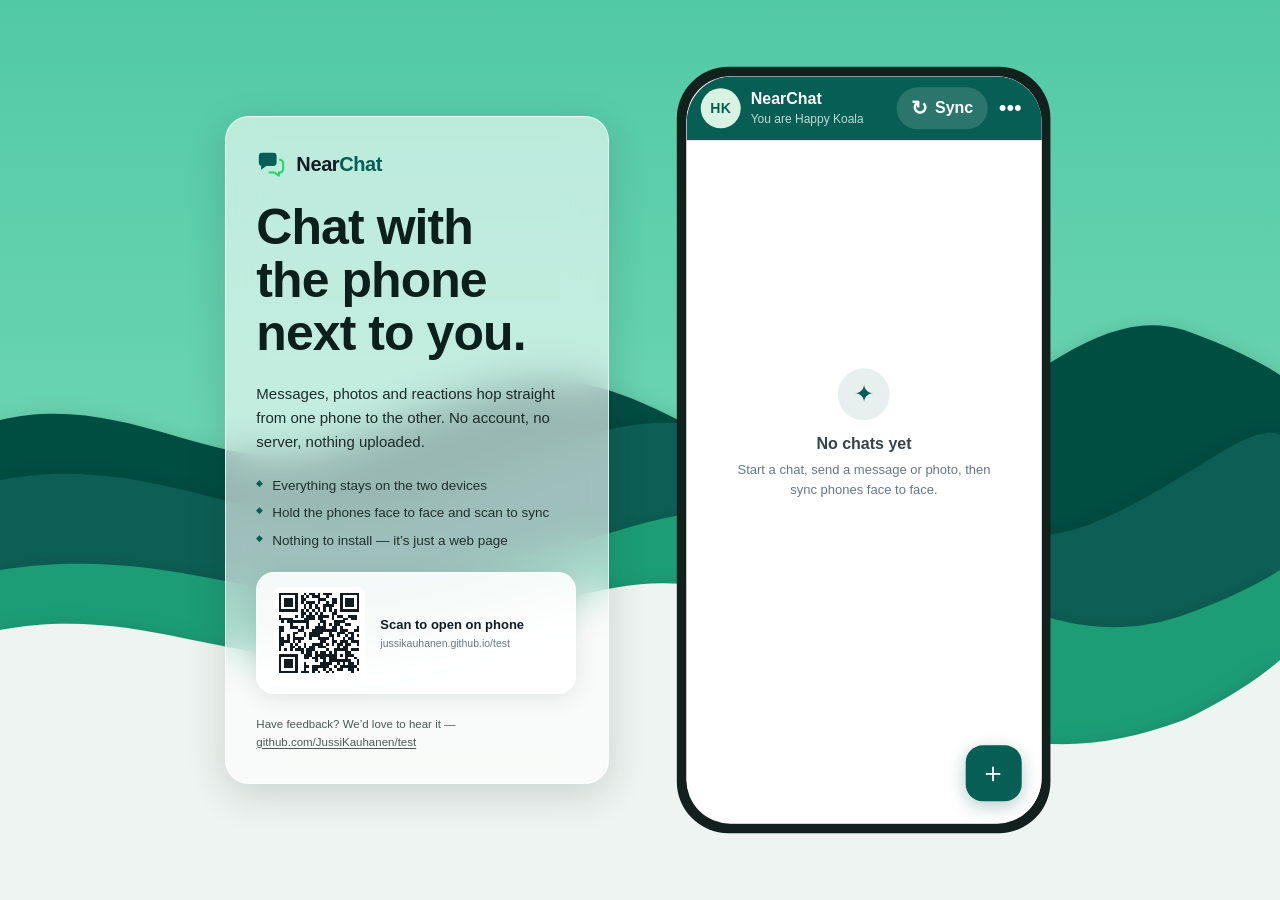
<file: landing-preview.html>
<!doctype html>
<!-- Throwaway preview of index.html: sync modules stubbed and demo chats seeded, so it opens
     straight from the filesystem with no server. Not the real app. Safe to delete. -->
<html lang="en">
<head>
<meta charset="utf-8">
<link rel="icon" type="image/png" href="[data-uri]">
<meta name="viewport" content="width=device-width, initial-scale=1, viewport-fit=cover">
<meta name="theme-color" content="#075e54">
<title>NearChat v2 · RaptorQ chat sync</title>
<style>
  :root{
    --green:#075e54;
    --green-dark:#054c44;
    --accent:#25d366;
    --paper:#efeae2;
    --incoming:#ffffff;
    --outgoing:#d9fdd3;
    --ink:#111b21;
    --muted:#667781;
    --line:#d7d2ca;
    --danger:#c83d3d;
    --unread:#1fa855;
    --shadow:0 12px 40px rgba(17,27,33,.18);
    --sans:-apple-system,BlinkMacSystemFont,"Segoe UI",Roboto,Helvetica,Arial,sans-serif;
  }
  *{box-sizing:border-box}
  html,body{margin:0;width:100%;height:100%;overflow:hidden}
  body{
    background:#d7ddd9;color:var(--ink);font-family:var(--sans);
    -webkit-font-smoothing:antialiased;overscroll-behavior:none;
  }
  button,input{font:inherit}
  button{border:0;cursor:pointer}
  button:disabled{opacity:.42;cursor:default}
  [hidden]{display:none !important}
  :focus-visible{outline:3px solid rgba(37,211,102,.45);outline-offset:2px}

  .app{
    width:100%;height:100dvh;max-width:560px;margin:0 auto;background:var(--paper);
    display:flex;flex-direction:column;overflow:hidden;box-shadow:var(--shadow);
  }
  .screen{position:relative;width:100%;height:100%;min-height:0;display:flex;flex-direction:column}
  @media(pointer:coarse){#conversationScreen{touch-action:pan-y}}

  .topbar{
    min-height:64px;padding:10px 10px 10px 14px;background:var(--green);color:#fff;
    display:flex;align-items:center;justify-content:space-between;gap:10px;
    flex:none;padding-top:max(10px,env(safe-area-inset-top));
  }
  .identity{display:flex;align-items:center;gap:10px;min-width:0}
  .avatar{
    width:40px;height:40px;border-radius:50%;background:#d8f3e2;color:var(--green);
    display:grid;place-items:center;font-size:14px;font-weight:800;letter-spacing:.03em;flex:none;
  }
  .avatar.group{font-size:18px;letter-spacing:0}
  .identity-copy{min-width:0}
  .identity-copy strong{display:block;font-size:16px;line-height:1.15}
  .identity-copy span{
    display:block;margin-top:3px;font-size:12px;color:rgba(255,255,255,.76);
    white-space:nowrap;overflow:hidden;text-overflow:ellipsis;
  }
  .top-actions{display:flex;align-items:center;gap:2px}
  .sync-btn{
    min-height:42px;border-radius:22px;padding:0 14px;background:rgba(255,255,255,.14);
    color:#fff;font-weight:700;display:flex;align-items:center;gap:7px;
  }
  .sync-btn:hover{background:rgba(255,255,255,.22)}
  .sync-icon{font-size:20px;line-height:1}
  .icon-btn{
    width:42px;height:42px;border-radius:50%;background:transparent;color:#fff;
    display:grid;place-items:center;font-size:22px;line-height:1;
  }
  .icon-btn:hover{background:rgba(255,255,255,.12)}
  .back-btn{
    width:38px;height:42px;margin-left:-6px;border-radius:50%;background:transparent;color:#fff;
    display:grid;place-items:center;font-size:27px;line-height:1;flex:none;
  }
  .back-btn:hover{background:rgba(255,255,255,.12)}

  .chat-list{
    flex:1;min-height:0;overflow-y:auto;background:#fff;overscroll-behavior:contain;
    padding-bottom:96px;
  }
  .list-empty{
    min-height:100%;display:grid;place-items:center;text-align:center;color:var(--muted);
    padding:38px;
  }
  .list-empty .empty-inner{max-width:290px}
  .list-empty strong{display:block;color:#34434b;font-size:16px}
  .list-empty p{font-size:13px;line-height:1.55;margin:7px 0 0}
  .chat-row{
    width:100%;min-height:76px;padding:10px 14px;background:#fff;color:var(--ink);
    display:grid;grid-template-columns:52px minmax(0,1fr);gap:12px;text-align:left;
  }
  .chat-row:hover{background:#f5f7f6}
  .chat-avatar{
    width:50px;height:50px;border-radius:50%;background:#dce9e5;color:var(--green);
    display:grid;place-items:center;font-size:15px;font-weight:800;letter-spacing:.03em;
  }
  .chat-avatar.group{font-size:19px;letter-spacing:0;background:#e4ece9}
  .chat-copy{
    min-width:0;padding:3px 0 11px;border-bottom:1px solid #edf0ef;
    display:grid;grid-template-columns:minmax(0,1fr) auto;column-gap:10px;align-content:center;
  }
  .chat-title{font-size:16px;font-weight:700;white-space:nowrap;overflow:hidden;text-overflow:ellipsis}
  .chat-time{font-size:11px;color:#849198;white-space:nowrap;padding-top:2px}
  .chat-preview{
    grid-column:1;margin-top:5px;color:var(--muted);font-size:13px;
    white-space:nowrap;overflow:hidden;text-overflow:ellipsis;
  }
  .chat-tail{grid-column:2;margin-top:5px;display:flex;align-items:center;justify-content:flex-end;min-height:20px}

  /* ---- unread / newness ---- */
  .list-section{
    position:sticky;top:0;z-index:2;background:#fff;
    padding:11px 16px 7px;font-size:11px;font-weight:800;letter-spacing:.1em;
    color:var(--unread);text-transform:uppercase;
    box-shadow:0 1px 0 #edf0ef;
  }
  .chat-row.unread .chat-title{font-weight:800}
  .chat-row.unread .chat-preview{color:#2c3d45;font-weight:600}
  .chat-row.unread .chat-time{color:var(--unread);font-weight:700}
  .chat-badge{
    min-width:21px;height:21px;padding:0 6px;border-radius:11px;background:var(--unread);
    color:#fff;font-size:12px;font-weight:700;line-height:21px;text-align:center;
  }
  .chat-badge.muted-badge{background:#a8b4b0}
  .chat-row.unread .chat-avatar{background:#d3f0df;color:#0c6b44}
  .unread-divider{
    display:flex;align-items:center;gap:10px;margin:10px 2px 14px;
    color:var(--unread);font-size:11px;font-weight:800;letter-spacing:.09em;text-transform:uppercase;
  }
  .unread-divider::before,.unread-divider::after{
    content:"";flex:1;height:1px;background:rgba(31,168,85,.32);
  }
  .fab{
    position:absolute;right:20px;bottom:calc(22px + env(safe-area-inset-bottom));
    width:56px;height:56px;border-radius:17px;background:var(--green);color:#fff;
    display:grid;place-items:center;font-size:28px;box-shadow:0 5px 18px rgba(7,94,84,.3);
  }
  .fab:hover{background:var(--green-dark)}

  .thread{
    position:relative;flex:1;overflow-y:auto;padding:18px 12px 22px;
    scroll-behavior:smooth;overscroll-behavior:contain;
    background:
      radial-gradient(circle at 14px 16px,rgba(17,27,33,.035) 0 1px,transparent 1.5px),
      radial-gradient(circle at 42px 44px,rgba(17,27,33,.025) 0 1px,transparent 1.5px),
      var(--paper);
    background-size:56px 56px;
  }
  .thread.input-active{padding-bottom:0}
  .thread.input-active #messageList:not(:empty){
    min-height:100%;display:flex;flex-direction:column;justify-content:flex-end;
    padding-bottom:12px;
  }
  .empty{
    min-height:100%;display:grid;place-items:center;text-align:center;color:var(--muted);
    padding:30px;
  }
  .empty-inner{max-width:280px}
  .empty-mark{
    width:52px;height:52px;border-radius:50%;margin:0 auto 15px;background:rgba(7,94,84,.09);
    color:var(--green);display:grid;place-items:center;font-size:24px;
  }
  .empty strong{display:block;color:#34434b;font-size:16px}
  .empty p{font-size:13px;line-height:1.55;margin:7px 0 0}
  .day{
    width:max-content;max-width:90%;margin:0 auto 14px;padding:6px 10px;border-radius:8px;
    background:rgba(255,255,255,.8);box-shadow:0 1px 1px rgba(17,27,33,.06);
    color:var(--muted);font-size:11px;text-align:center;
  }
  .message-row{display:flex;margin:3px 0 6px}
  .message-row.mine{justify-content:flex-end}
  .message-stack{
    max-width:82%;min-width:72px;display:flex;flex-direction:column;align-items:flex-start;
  }
  .message-stack.has-image-stack{max-width:min(82%,338px)}
  .mine .message-stack{align-items:flex-end}
  .message{
    max-width:100%;min-width:72px;padding:7px 9px 6px;border-radius:9px;
    background:var(--incoming);box-shadow:0 1px 1px rgba(17,27,33,.1);
  }
  .message.has-image{padding:4px 4px 6px;max-width:100%}
  .mine .message{background:var(--outgoing)}
  .sender{font-size:11px;line-height:1.25;color:var(--green);font-weight:700;margin-bottom:2px}
  .text{font-size:15px;line-height:1.36;white-space:pre-wrap;overflow-wrap:anywhere}
  .has-image .sender{margin:4px 5px 3px}
  .has-image .text{margin:6px 5px 1px}
  .message-image{
    display:block;width:100%;height:auto;max-height:480px;border-radius:7px;
    object-fit:contain;background:rgba(17,27,33,.08);
  }
  .text a{color:#087f6d;text-decoration:underline;text-underline-offset:2px}
  .text a:visited{color:#536f91}
  .message-footer{
    min-height:22px;display:flex;align-items:center;justify-content:flex-end;gap:4px;
    margin:2px 0 0 8px;
  }
  .has-image .message-footer{margin-right:5px}
  .meta{color:#7a8a92;font-size:10px}
  .reaction-trigger{
    width:27px;height:24px;border-radius:12px;background:transparent;color:#75858d;
    display:grid;place-items:center;font-size:15px;line-height:1;
  }
  .reaction-trigger:hover,.reaction-trigger[aria-expanded="true"]{background:rgba(7,94,84,.1);color:var(--green)}
  .reaction-strip{display:flex;flex-wrap:wrap;gap:4px;margin-top:3px;max-width:100%}
  .mine .reaction-strip{justify-content:flex-end}
  .reaction-chip{
    min-width:34px;height:28px;padding:0 8px;border:1px solid #d6dfdb;border-radius:14px;
    background:#fff;color:var(--ink);font-size:14px;box-shadow:0 1px 2px rgba(17,27,33,.08);
  }
  .reaction-chip.mine{border-color:#78b99b;background:#e3f6e9}
  .reaction-menu{
    display:flex;gap:3px;margin-top:4px;padding:5px;border-radius:20px;background:#fff;
    box-shadow:0 5px 18px rgba(17,27,33,.18);max-width:calc(100vw - 30px);
  }
  .reaction-menu button{
    width:36px;height:36px;border-radius:50%;background:transparent;font-size:20px;
    display:grid;place-items:center;flex:none;
  }
  .reaction-menu button:hover,.reaction-menu button[aria-pressed="true"]{background:#e5f5eb}

  .composer{
    flex:none;padding:8px 8px calc(8px + env(safe-area-inset-bottom));background:#f0f2f5;
    display:grid;gap:7px;border-top:1px solid rgba(17,27,33,.08);
  }
  .image-draft{
    min-height:64px;padding:7px;border-radius:14px;background:#fff;display:flex;
    align-items:center;gap:10px;box-shadow:0 1px 5px rgba(17,27,33,.08);
  }
  .image-draft img{
    width:52px;height:52px;border-radius:9px;object-fit:cover;background:#edf1ef;flex:none;
  }
  .image-draft-copy{min-width:0;flex:1}
  .image-draft-copy strong{display:block;font-size:13px}
  .image-draft-copy span{
    display:block;margin-top:3px;color:var(--muted);font-size:11px;
    white-space:nowrap;overflow:hidden;text-overflow:ellipsis;
  }
  .remove-image{
    width:36px;height:36px;border-radius:50%;background:#edf1ef;color:#53636c;
    font-size:20px;display:grid;place-items:center;flex:none;
  }
  .composer-row{display:flex;align-items:center;gap:7px;min-width:0}
  .composer-tool{
    width:42px;height:42px;border-radius:50%;background:#fff;color:#5f6f77;
    display:grid;place-items:center;font-size:21px;line-height:1;flex:none;
  }
  .composer-tool:hover{color:var(--green);background:#f8fbfa}
  .emoji-picker{
    grid-template-columns:repeat(8,minmax(0,1fr));gap:3px;padding:5px;
    border-radius:15px;background:#fff;box-shadow:0 2px 10px rgba(17,27,33,.08);
  }
  .emoji-picker:not([hidden]){display:grid}
  .emoji-choice{
    min-height:38px;border-radius:10px;background:transparent;font-size:21px;
    display:grid;place-items:center;
  }
  .emoji-choice:hover{background:#edf4f1}
  .input-wrap{
    position:relative;flex:1;min-width:0;background:#fff;border:1px solid transparent;
    border-radius:24px;display:flex;align-items:center;
  }
  .input-wrap:focus-within{border-color:rgba(7,94,84,.35)}
  #messageInput{
    width:100%;height:46px;border:0;outline:0;background:transparent;color:var(--ink);
    padding:0 54px 0 16px;font-size:16px;
  }
  #messageInput::placeholder{color:#829098}
  .counter{
    position:absolute;right:13px;font-size:10px;color:#98a3a9;pointer-events:none;
    font-variant-numeric:tabular-nums;opacity:0;transition:opacity .12s;
  }
  .counter.near{color:#9a6a16;opacity:1}.counter.full{color:var(--danger);font-weight:700;opacity:1}
  .send-btn{
    width:46px;height:46px;border-radius:50%;background:var(--green);color:#fff;
    display:grid;place-items:center;font-size:21px;flex:none;
  }
  .send-btn:not(:disabled):hover{background:var(--green-dark)}

  .overlay{
    position:fixed;inset:0;z-index:50;background:rgba(17,27,33,.48);
    display:flex;align-items:flex-end;justify-content:center;
  }
  .sheet{
    width:min(560px,100%);max-height:92dvh;background:#fff;border-radius:20px 20px 0 0;
    overflow:auto;box-shadow:0 -12px 40px rgba(17,27,33,.22);
    padding-bottom:env(safe-area-inset-bottom);
  }
  .sheet-head{
    min-height:62px;padding:10px 12px 8px 20px;display:flex;align-items:center;
    justify-content:space-between;border-bottom:1px solid #eef0f1;
  }
  .sheet-head h2{font-size:18px;margin:0}
  .sheet-close{
    width:42px;height:42px;border-radius:50%;background:#f1f3f4;color:#53636c;
    font-size:22px;display:grid;place-items:center;
  }
  .sheet-body{padding:22px 20px 24px}
  .sheet-copy{color:var(--muted);font-size:14px;line-height:1.55;margin:0 0 20px}
  .choice-grid{display:grid;grid-template-columns:1fr 1fr;gap:10px}
  .choice{
    min-height:126px;border-radius:14px;padding:18px;text-align:left;background:#f3f7f5;
    border:1px solid #e0e8e4;color:var(--ink);
  }
  .choice:hover{border-color:#9fc9b3;background:#edf7f1}
  .choice-icon{
    width:38px;height:38px;border-radius:50%;background:var(--green);color:#fff;
    display:grid;place-items:center;font-size:19px;margin-bottom:16px;
  }
  .choice strong{display:block;font-size:15px}
  .choice span{display:block;margin-top:5px;color:var(--muted);font-size:12px;line-height:1.4}
  .sync-hint{margin:18px 2px 0;color:#7a898f;font-size:12px;line-height:1.5}
  .sync-hint b{color:#435159}
  .build-version{margin:10px 2px 0;color:#a0aaae;font:10px ui-monospace,SFMono-Regular,Menlo,monospace;text-align:right}

  .qr-shell{
    min-height:310px;background:#f7f8f8;border-radius:16px;display:grid;place-items:center;
    padding:18px;overflow:hidden;
  }
  #syncQr{display:block;image-rendering:pixelated;max-width:100%;height:auto}
  .sync-status{text-align:center;margin:16px 0 0}
  .sync-status strong{display:block;font-size:16px}
  .sync-status span{display:block;margin-top:5px;color:var(--muted);font-size:12px}
  .audio-test-mark{
    width:64px;height:64px;border-radius:50%;margin:8px auto 16px;background:#dcf8e6;
    color:var(--green);display:grid;place-items:center;font-size:30px;font-weight:800;
  }
  .audio-test-modes{
    display:grid;grid-template-columns:repeat(3,1fr);gap:4px;margin:0 0 16px;padding:4px;
    border-radius:22px;background:#edf1ef;
  }
  .audio-test-modes button{
    min-height:38px;border-radius:19px;background:transparent;color:#607078;font-size:12px;font-weight:750;
  }
  .audio-test-modes button[aria-pressed="true"]{background:#fff;color:var(--green);box-shadow:0 1px 4px rgba(17,27,33,.12)}
  .audio-graph-shell{
    height:150px;border-radius:12px;overflow:hidden;
    background:#f3f7f5;border:1px solid #e0e8e4;
  }
  #audioTestGraph{display:block;width:100%;height:100%}
  .audio-readout{
    display:flex;flex-wrap:wrap;gap:6px 14px;margin:7px 2px 12px;color:var(--muted);
    font:11px/1.5 ui-monospace,SFMono-Regular,Menlo,monospace;
  }
  .audio-threshold{
    display:flex;align-items:center;gap:10px;margin:12px 2px;color:#435159;font-size:12px;
  }
  .audio-threshold input{flex:1;min-width:0;accent-color:var(--green)}
  .audio-threshold output{min-width:38px;color:var(--muted);font:11px ui-monospace,SFMono-Regular,Menlo,monospace}
  .audio-log-head{display:flex;align-items:center;justify-content:space-between;margin:14px 2px 6px}
  .audio-log-head strong{color:#65747b;font-size:11px;letter-spacing:.08em;text-transform:uppercase}
  .audio-log-actions{display:flex;gap:6px}
  .audio-log-actions button{
    min-height:32px;padding:0 12px;border-radius:16px;background:#edf1ef;color:#435159;
    font-size:11px;font-weight:700;
  }
  .audio-log{
    height:132px;overflow-y:auto;padding:9px;border-radius:10px;background:#f3f7f5;
    color:#53636c;font:11px/1.55 ui-monospace,SFMono-Regular,Menlo,monospace;
    white-space:pre-wrap;overflow-wrap:anywhere;
  }
  .audio-log .hit{color:var(--green);font-weight:800}
  .audio-log .dim{color:#88969c}
  .audio-log .fail{color:var(--danger);font-weight:800}
  .channel-stages{display:grid;gap:7px;margin:4px 0 12px}
  .channel-stage{
    min-height:38px;padding:7px 10px;border:1px solid #e0e8e4;border-radius:10px;
    display:flex;align-items:center;gap:9px;color:#77868d;font-size:12px;
  }
  .channel-stage-mark{
    width:22px;height:22px;border-radius:50%;background:#e8edeb;color:#77868d;
    display:grid;place-items:center;font-size:11px;font-weight:800;flex:none;
  }
  .channel-stage[data-state="pass"]{border-color:#9fc9b3;color:#285a48;background:#f1faf5}
  .channel-stage[data-state="pass"] .channel-stage-mark{background:var(--green);color:#fff}
  .channel-stage[data-state="fail"]{border-color:rgba(200,61,61,.4);color:var(--danger);background:#fff6f6}
  .channel-stage[data-state="fail"] .channel-stage-mark{background:var(--danger);color:#fff}
  .channel-score{margin-left:auto;color:var(--muted);font:11px ui-monospace,SFMono-Regular,Menlo,monospace}
  .scanner{
    position:relative;height:min(48vh,380px);min-height:240px;background:#111;
    border-radius:16px;overflow:hidden;
  }
  #syncVideo{width:100%;height:100%;display:block;object-fit:cover}
  #scanCanvas{display:none}
  .scan-frame{
    position:absolute;left:50%;top:50%;width:min(68vw,270px);aspect-ratio:1;
    transform:translate(-50%,-50%);border:2px solid rgba(255,255,255,.92);
    border-radius:18px;box-shadow:0 0 0 999px rgba(0,0,0,.22);pointer-events:none;
  }
  .scan-frame::before,.scan-frame::after{
    content:"";position:absolute;left:14%;right:14%;height:1px;background:rgba(37,211,102,.8);
  }
  .scan-frame::before{top:33%}.scan-frame::after{bottom:33%}
  .progress{margin-top:16px}
  .progress-line{height:6px;border-radius:3px;background:#e7ece9;overflow:hidden}
  .progress-fill{height:100%;width:0;background:var(--accent);transition:width .14s linear}
  .progress-text{display:flex;justify-content:space-between;gap:10px;margin-top:8px;color:var(--muted);font-size:12px}
  .secondary{
    width:100%;min-height:46px;margin-top:16px;border-radius:23px;background:#edf1ef;
    color:#33434b;font-weight:700;
  }
  .primary{
    width:100%;min-height:48px;border-radius:24px;background:var(--green);color:#fff;font-weight:750;
  }
  .primary + .secondary{margin-top:9px}
  .done-mark{
    width:64px;height:64px;border-radius:50%;margin:8px auto 16px;background:#dcf8e6;
    color:var(--green);display:grid;place-items:center;font-size:30px;font-weight:800;
  }
  .done-copy{text-align:center;margin-bottom:22px}
  .done-copy h3{font-size:20px;margin:0}
  .done-copy p{color:var(--muted);font-size:13px;line-height:1.5;margin:7px 0 0}
  .sync-transfer-log{
    margin:-10px 0 20px;padding:10px 12px;border:1px solid #e0e8e4;border-radius:10px;
    background:#f3f7f5;color:#53636c;font:11px/1.55 ui-monospace,SFMono-Regular,Menlo,monospace;
    overflow-wrap:anywhere
  }

  .settings-card{
    display:flex;align-items:center;gap:12px;padding:14px;border-radius:14px;background:#f3f7f5;
  }
  .settings-card .avatar{width:46px;height:46px}
  .settings-card strong{display:block;font-size:15px}
  .settings-card span{display:block;color:var(--muted);font-size:12px;margin-top:3px}
  .settings-label{
    margin:24px 2px 8px;color:#87949a;font-size:11px;font-weight:700;
    letter-spacing:.08em;text-transform:uppercase;
  }
  .settings-toggle{
    width:100%;min-height:66px;border:1px solid #e2e7e5;border-radius:13px;padding:10px 14px;
    display:flex;align-items:center;justify-content:space-between;gap:14px;color:var(--ink);
    background:#fff;text-align:left;
  }
  .settings-toggle:hover{background:#f6f8f7}
  .settings-toggle strong{display:block;font-size:14px}
  .settings-toggle small{display:block;margin-top:4px;color:var(--muted);font-weight:400;line-height:1.35}
  .switch{
    position:relative;width:44px;height:26px;border-radius:13px;background:#bbc5c1;
    flex:none;transition:background .16s;
  }
  .switch::after{
    content:"";position:absolute;left:3px;top:3px;width:20px;height:20px;border-radius:50%;
    background:#fff;box-shadow:0 1px 4px rgba(17,27,33,.25);transition:transform .16s;
  }
  .settings-toggle[aria-checked="true"] .switch{background:var(--green)}
  .settings-toggle[aria-checked="true"] .switch::after{transform:translateX(18px)}
  .admin-link{
    min-height:54px;margin-top:9px;border:1px solid #e2e7e5;border-radius:13px;padding:0 15px;
    display:flex;align-items:center;justify-content:space-between;color:var(--ink);
    text-decoration:none;font-weight:700;
  }
  .admin-link:hover{background:#f6f8f7}
  .admin-link small{display:block;margin-top:3px;color:var(--muted);font-weight:400}
  .admin-arrow{font-size:20px;color:#89969c}
  .delete-card{
    margin-top:9px;border:1px solid rgba(200,61,61,.35);border-radius:13px;
    background:#fff8f8;overflow:hidden;
  }
  .delete-action{
    width:100%;min-height:62px;padding:9px 14px;display:flex;align-items:center;
    justify-content:space-between;gap:14px;background:transparent;color:var(--ink);text-align:left;
  }
  .delete-action:hover{background:#fff1f1}
  .delete-action strong{display:block;font-size:14px;color:var(--danger)}
  .delete-action small{display:block;margin-top:4px;color:var(--muted);font-size:12px;line-height:1.35}
  .trash-icon{width:24px;height:24px;color:var(--danger);flex:none}
  .delete-confirm{padding:14px}
  .delete-confirm strong{display:block;color:var(--danger);font-size:14px}
  .delete-confirm p{margin:5px 0 13px;color:var(--muted);font-size:12px;line-height:1.45}
  .delete-confirm-actions{display:grid;grid-template-columns:1fr 1fr;gap:8px}
  .delete-confirm-actions button{min-height:42px;border-radius:21px;font-weight:700}
  .delete-cancel{background:#edf1ef;color:#33434b}
  .delete-everything{background:var(--danger);color:#fff}
  .delete-everything:hover{background:#ad3030}

  .toast{
    position:fixed;left:50%;bottom:calc(76px + env(safe-area-inset-bottom));z-index:80;
    transform:translate(-50%,18px);max-width:calc(100vw - 30px);padding:10px 14px;
    border-radius:20px;background:#26353d;color:#fff;font-size:13px;box-shadow:var(--shadow);
    opacity:0;pointer-events:none;transition:opacity .18s,transform .18s;
    white-space:nowrap;overflow:hidden;text-overflow:ellipsis;
  }
  .toast.show{opacity:1;transform:translate(-50%,0)}

  @media(min-width:600px){
    body{padding:18px}
    .app{height:calc(100dvh - 36px);border-radius:16px}
    .sheet{border-radius:20px;margin-bottom:18px}
    .overlay{align-items:flex-end}
  }
  @media(max-width:360px){
    .sync-btn{padding:0 11px}.sync-btn span:last-child{display:none}
    .choice-grid{grid-template-columns:1fr}
    .composer{padding-left:6px;padding-right:6px}
    .composer-row{gap:5px}
    .composer-tool{width:38px;height:42px}
    .emoji-picker{grid-template-columns:repeat(8,minmax(0,1fr))}
  }

  /* ================= desktop landing ================= */
  .stage{width:100%;height:100%}
  .landing-right{width:100%;height:100%}
  .landing-left,.phone-frame{display:none}

  @media(min-width:1040px) and (min-height:620px){
    body{
      padding:0;background:#0e5c4f;
      background-image:url("data:image/svg+xml,%3Csvg xmlns='http://www.w3.org/2000/svg' viewBox='0 0 800 600' preserveAspectRatio='none'%3E%3Cdefs%3E%3Cfilter id='s' x='-5%25' y='-5%25' width='110%25' height='120%25'%3E%3CfeDropShadow dx='0' dy='6' stdDeviation='8' flood-color='%23012b25' flood-opacity='0.25'/%3E%3C/filter%3E%3ClinearGradient id='g' x1='0' y1='0' x2='0' y2='1'%3E%3Cstop offset='0%25' stop-color='%2352c9a5'/%3E%3Cstop offset='100%25' stop-color='%2384e0bf'/%3E%3C/linearGradient%3E%3C/defs%3E%3Crect width='800' height='600' fill='url(%23g)'/%3E%3Cpath d='M0,280 C80,260 140,320 200,300 C260,280 320,240 380,260 C440,280 500,340 560,310 C620,280 680,200 740,220 C780,235 800,250 800,250 L800,600 L0,600 Z' fill='%23054d43' filter='url(%23s)'/%3E%3Cpath d='M0,320 C100,300 160,360 240,340 C320,320 380,260 460,290 C540,320 600,380 680,350 C740,325 780,280 800,290 L800,600 L0,600 Z' fill='%23075e54' filter='url(%23s)'/%3E%3Cpath d='M0,380 C120,360 180,420 280,390 C380,360 440,320 520,350 C600,380 660,440 740,410 C780,395 800,380 800,380 L800,600 L0,600 Z' fill='%231e9d76' filter='url(%23s)'/%3E%3Cpath d='M0,420 C100,400 160,460 260,430 C360,400 420,360 500,420 C580,480 640,520 740,480 C780,460 800,440 800,440 L800,600 L0,600 Z' fill='%23eef4f1' filter='url(%23s)'/%3E%3C/svg%3E");
      background-size:cover;background-repeat:no-repeat;background-position:center;
    }
    .stage{
      display:flex;align-items:center;justify-content:center;gap:clamp(32px,5vw,64px);
      height:100dvh;padding:0 5vw;overflow:hidden;
    }
    .landing-left{
      flex:0 0 auto;width:min(384px,36vw);
      display:flex;flex-direction:column;gap:22px;
      background:rgba(255,255,255,.6);
      backdrop-filter:blur(20px);-webkit-backdrop-filter:blur(20px);
      border:1px solid rgba(255,255,255,.72);border-radius:24px;
      padding:32px 30px;box-shadow:0 10px 38px rgba(1,40,34,.16);
    }
    .lp-logo{
      display:flex;align-items:center;gap:10px;
      font-size:20px;font-weight:800;letter-spacing:-.4px;color:var(--ink);
    }
    .lp-logo em{font-style:normal;color:var(--green)}
    .lp-headline{
      margin:0;font-size:clamp(36px,3.9vw,50px);font-weight:800;
      line-height:1.06;letter-spacing:-.9px;color:#0d1f1b;
    }
    .lp-sub{margin:0;font-size:15px;line-height:1.6;color:#1c2b28;max-width:300px}
    .lp-points{margin:0;padding:0;list-style:none;display:grid;gap:8px}
    .lp-points li{
      display:flex;gap:9px;align-items:flex-start;font-size:13.5px;line-height:1.45;color:#20302c;
    }
    .lp-points li::before{content:"◆";color:var(--green);font-size:9px;line-height:1.75;flex:none}
    .lp-qr-card{
      display:flex;align-items:center;gap:15px;max-width:320px;
      background:rgba(255,255,255,.9);border:1px solid rgba(255,255,255,.7);
      border-radius:18px;padding:14px 16px;box-shadow:0 4px 22px rgba(1,40,34,.1);
    }
    .lp-qr{flex:0 0 auto;border-radius:8px;background:#fff}
    .lp-qr-info{display:flex;flex-direction:column;gap:5px;min-width:0}
    .lp-qr-cta{font-size:13px;font-weight:700;color:var(--ink)}
    .lp-qr-url{
      font-size:10.5px;color:var(--muted);text-decoration:none;
      overflow:hidden;text-overflow:ellipsis;white-space:nowrap;
    }
    .lp-qr-url:hover{color:var(--green)}
    .lp-feedback{margin:0;font-size:11.5px;color:#4a5a56;line-height:1.5}
    .lp-feedback a{color:#4a5a56;text-decoration:underline;text-underline-offset:2px}
    .lp-feedback a:hover{color:var(--green)}

    .landing-right{
      --screen-w:min(calc(86vh * 0.4581),372px);
      --screen-h:min(calc(86vh * 0.9655),784px);
      flex:0 0 auto;position:relative;width:auto;
      display:grid;place-items:center;height:min(86vh,812px);
    }
    .phone-frame{display:block;height:100%;width:auto}
    .app,.landing-right .overlay{
      position:absolute;inset:auto;
      left:50%;top:50%;transform:translate(-50%,-50%);
      margin:0;max-width:none;
      width:var(--screen-w);height:var(--screen-h);
      border-radius:46px;overflow:hidden;
    }
    .app{box-shadow:none}
    .landing-right .sheet{border-radius:20px 20px 0 0;margin-bottom:0}
    .landing-right .toast{position:absolute;bottom:96px}
  }
</style>
</head>
<body>
<div class="stage">
  <aside class="landing-left">
    <div class="lp-logo">
      <svg viewBox="0 0 32 32" width="30" height="30" fill="none" aria-hidden="true">
        <path d="M3 7.6A3.6 3.6 0 0 1 6.6 4h11.8A3.6 3.6 0 0 1 22 7.6v6.8a3.6 3.6 0 0 1-3.6 3.6H11l-5.6 4.1v-4.1H6.6A3.6 3.6 0 0 1 3 14.4V7.6Z" fill="#075e54"/>
        <path d="M25.4 11.5A3.6 3.6 0 0 1 29 15.1v6.3a3.6 3.6 0 0 1-3.6 3.6h-1v3.6L19.8 25h-5.4" stroke="#25d366" stroke-width="2.1" stroke-linecap="round" stroke-linejoin="round"/>
      </svg>
      <span>Near<em>Chat</em></span>
    </div>
    <h1 class="lp-headline">Chat with<br>the phone<br>next to you.</h1>
    <p class="lp-sub">Messages, photos and reactions hop straight from one phone to the other. No account, no server, nothing uploaded.</p>
    <ul class="lp-points">
      <li>Everything stays on the two devices</li>
      <li>Hold the phones face to face and scan to sync</li>
      <li>Nothing to install &mdash; it&rsquo;s just a web page</li>
    </ul>
    <div class="lp-qr-card">
      <svg class="lp-qr" viewBox="0 0 33 33" width="92" height="92" shape-rendering="crispEdges" aria-hidden="true">
        <rect width="33" height="33" fill="#fff" rx="2"/>
        <path d="M2,2h1v1h-1zM3,2h1v1h-1zM4,2h1v1h-1zM5,2h1v1h-1zM6,2h1v1h-1zM7,2h1v1h-1zM8,2h1v1h-1zM11,2h1v1h-1zM13,2h1v1h-1zM14,2h1v1h-1zM16,2h1v1h-1zM18,2h1v1h-1zM19,2h1v1h-1zM20,2h1v1h-1zM24,2h1v1h-1zM25,2h1v1h-1zM26,2h1v1h-1zM27,2h1v1h-1zM28,2h1v1h-1zM29,2h1v1h-1zM30,2h1v1h-1zM2,3h1v1h-1zM8,3h1v1h-1zM10,3h1v1h-1zM12,3h1v1h-1zM14,3h1v1h-1zM15,3h1v1h-1zM16,3h1v1h-1zM19,3h1v1h-1zM24,3h1v1h-1zM30,3h1v1h-1zM2,4h1v1h-1zM4,4h1v1h-1zM5,4h1v1h-1zM6,4h1v1h-1zM8,4h1v1h-1zM10,4h1v1h-1zM11,4h1v1h-1zM16,4h1v1h-1zM17,4h1v1h-1zM18,4h1v1h-1zM21,4h1v1h-1zM22,4h1v1h-1zM24,4h1v1h-1zM26,4h1v1h-1zM27,4h1v1h-1zM28,4h1v1h-1zM30,4h1v1h-1zM2,5h1v1h-1zM4,5h1v1h-1zM5,5h1v1h-1zM6,5h1v1h-1zM8,5h1v1h-1zM10,5h1v1h-1zM12,5h1v1h-1zM13,5h1v1h-1zM14,5h1v1h-1zM16,5h1v1h-1zM19,5h1v1h-1zM21,5h1v1h-1zM22,5h1v1h-1zM24,5h1v1h-1zM26,5h1v1h-1zM27,5h1v1h-1zM28,5h1v1h-1zM30,5h1v1h-1zM2,6h1v1h-1zM4,6h1v1h-1zM5,6h1v1h-1zM6,6h1v1h-1zM8,6h1v1h-1zM11,6h1v1h-1zM13,6h1v1h-1zM15,6h1v1h-1zM18,6h1v1h-1zM19,6h1v1h-1zM20,6h1v1h-1zM21,6h1v1h-1zM24,6h1v1h-1zM26,6h1v1h-1zM27,6h1v1h-1zM28,6h1v1h-1zM30,6h1v1h-1zM2,7h1v1h-1zM8,7h1v1h-1zM11,7h1v1h-1zM13,7h1v1h-1zM15,7h1v1h-1zM16,7h1v1h-1zM18,7h1v1h-1zM20,7h1v1h-1zM24,7h1v1h-1zM30,7h1v1h-1zM2,8h1v1h-1zM3,8h1v1h-1zM4,8h1v1h-1zM5,8h1v1h-1zM6,8h1v1h-1zM7,8h1v1h-1zM8,8h1v1h-1zM10,8h1v1h-1zM12,8h1v1h-1zM14,8h1v1h-1zM16,8h1v1h-1zM18,8h1v1h-1zM20,8h1v1h-1zM22,8h1v1h-1zM24,8h1v1h-1zM25,8h1v1h-1zM26,8h1v1h-1zM27,8h1v1h-1zM28,8h1v1h-1zM29,8h1v1h-1zM30,8h1v1h-1zM10,9h1v1h-1zM11,9h1v1h-1zM13,9h1v1h-1zM15,9h1v1h-1zM17,9h1v1h-1zM21,9h1v1h-1zM22,9h1v1h-1zM2,10h1v1h-1zM8,10h1v1h-1zM10,10h1v1h-1zM12,10h1v1h-1zM13,10h1v1h-1zM14,10h1v1h-1zM16,10h1v1h-1zM17,10h1v1h-1zM18,10h1v1h-1zM19,10h1v1h-1zM21,10h1v1h-1zM23,10h1v1h-1zM24,10h1v1h-1zM27,10h1v1h-1zM28,10h1v1h-1zM29,10h1v1h-1zM2,11h1v1h-1zM3,11h1v1h-1zM4,11h1v1h-1zM5,11h1v1h-1zM6,11h1v1h-1zM11,11h1v1h-1zM12,11h1v1h-1zM13,11h1v1h-1zM14,11h1v1h-1zM16,11h1v1h-1zM17,11h1v1h-1zM21,11h1v1h-1zM25,11h1v1h-1zM26,11h1v1h-1zM28,11h1v1h-1zM29,11h1v1h-1zM3,12h1v1h-1zM5,12h1v1h-1zM6,12h1v1h-1zM7,12h1v1h-1zM8,12h1v1h-1zM9,12h1v1h-1zM10,12h1v1h-1zM11,12h1v1h-1zM12,12h1v1h-1zM17,12h1v1h-1zM18,12h1v1h-1zM22,12h1v1h-1zM23,12h1v1h-1zM24,12h1v1h-1zM25,12h1v1h-1zM6,13h1v1h-1zM12,13h1v1h-1zM16,13h1v1h-1zM18,13h1v1h-1zM20,13h1v1h-1zM22,13h1v1h-1zM23,13h1v1h-1zM26,13h1v1h-1zM27,13h1v1h-1zM2,14h1v1h-1zM3,14h1v1h-1zM6,14h1v1h-1zM7,14h1v1h-1zM8,14h1v1h-1zM10,14h1v1h-1zM12,14h1v1h-1zM15,14h1v1h-1zM16,14h1v1h-1zM17,14h1v1h-1zM18,14h1v1h-1zM21,14h1v1h-1zM22,14h1v1h-1zM24,14h1v1h-1zM30,14h1v1h-1zM2,15h1v1h-1zM3,15h1v1h-1zM9,15h1v1h-1zM10,15h1v1h-1zM14,15h1v1h-1zM15,15h1v1h-1zM16,15h1v1h-1zM17,15h1v1h-1zM18,15h1v1h-1zM19,15h1v1h-1zM20,15h1v1h-1zM21,15h1v1h-1zM22,15h1v1h-1zM24,15h1v1h-1zM25,15h1v1h-1zM26,15h1v1h-1zM29,15h1v1h-1zM30,15h1v1h-1zM2,16h1v1h-1zM7,16h1v1h-1zM8,16h1v1h-1zM11,16h1v1h-1zM13,16h1v1h-1zM14,16h1v1h-1zM15,16h1v1h-1zM16,16h1v1h-1zM17,16h1v1h-1zM20,16h1v1h-1zM23,16h1v1h-1zM24,16h1v1h-1zM25,16h1v1h-1zM27,16h1v1h-1zM28,16h1v1h-1zM2,17h1v1h-1zM5,17h1v1h-1zM7,17h1v1h-1zM11,17h1v1h-1zM13,17h1v1h-1zM14,17h1v1h-1zM15,17h1v1h-1zM16,17h1v1h-1zM20,17h1v1h-1zM21,17h1v1h-1zM23,17h1v1h-1zM26,17h1v1h-1zM28,17h1v1h-1zM30,17h1v1h-1zM2,18h1v1h-1zM3,18h1v1h-1zM5,18h1v1h-1zM7,18h1v1h-1zM8,18h1v1h-1zM9,18h1v1h-1zM10,18h1v1h-1zM13,18h1v1h-1zM16,18h1v1h-1zM17,18h1v1h-1zM18,18h1v1h-1zM19,18h1v1h-1zM21,18h1v1h-1zM25,18h1v1h-1zM27,18h1v1h-1zM28,18h1v1h-1zM2,19h1v1h-1zM3,19h1v1h-1zM4,19h1v1h-1zM5,19h1v1h-1zM7,19h1v1h-1zM9,19h1v1h-1zM17,19h1v1h-1zM18,19h1v1h-1zM21,19h1v1h-1zM22,19h1v1h-1zM24,19h1v1h-1zM25,19h1v1h-1zM26,19h1v1h-1zM28,19h1v1h-1zM29,19h1v1h-1zM30,19h1v1h-1zM2,20h1v1h-1zM3,20h1v1h-1zM6,20h1v1h-1zM8,20h1v1h-1zM11,20h1v1h-1zM14,20h1v1h-1zM15,20h1v1h-1zM16,20h1v1h-1zM17,20h1v1h-1zM19,20h1v1h-1zM21,20h1v1h-1zM23,20h1v1h-1zM24,20h1v1h-1zM26,20h1v1h-1zM27,20h1v1h-1zM30,20h1v1h-1zM2,21h1v1h-1zM6,21h1v1h-1zM7,21h1v1h-1zM9,21h1v1h-1zM11,21h1v1h-1zM13,21h1v1h-1zM14,21h1v1h-1zM16,21h1v1h-1zM17,21h1v1h-1zM18,21h1v1h-1zM23,21h1v1h-1zM25,21h1v1h-1zM26,21h1v1h-1zM2,22h1v1h-1zM4,22h1v1h-1zM6,22h1v1h-1zM8,22h1v1h-1zM9,22h1v1h-1zM10,22h1v1h-1zM12,22h1v1h-1zM13,22h1v1h-1zM14,22h1v1h-1zM19,22h1v1h-1zM22,22h1v1h-1zM23,22h1v1h-1zM24,22h1v1h-1zM25,22h1v1h-1zM26,22h1v1h-1zM28,22h1v1h-1zM29,22h1v1h-1zM30,22h1v1h-1zM10,23h1v1h-1zM12,23h1v1h-1zM13,23h1v1h-1zM15,23h1v1h-1zM17,23h1v1h-1zM18,23h1v1h-1zM20,23h1v1h-1zM22,23h1v1h-1zM26,23h1v1h-1zM27,23h1v1h-1zM2,24h1v1h-1zM3,24h1v1h-1zM4,24h1v1h-1zM5,24h1v1h-1zM6,24h1v1h-1zM7,24h1v1h-1zM8,24h1v1h-1zM11,24h1v1h-1zM12,24h1v1h-1zM13,24h1v1h-1zM15,24h1v1h-1zM16,24h1v1h-1zM17,24h1v1h-1zM18,24h1v1h-1zM19,24h1v1h-1zM20,24h1v1h-1zM21,24h1v1h-1zM22,24h1v1h-1zM24,24h1v1h-1zM26,24h1v1h-1zM27,24h1v1h-1zM28,24h1v1h-1zM2,25h1v1h-1zM8,25h1v1h-1zM11,25h1v1h-1zM12,25h1v1h-1zM14,25h1v1h-1zM15,25h1v1h-1zM17,25h1v1h-1zM18,25h1v1h-1zM20,25h1v1h-1zM21,25h1v1h-1zM22,25h1v1h-1zM26,25h1v1h-1zM29,25h1v1h-1zM2,26h1v1h-1zM4,26h1v1h-1zM5,26h1v1h-1zM6,26h1v1h-1zM8,26h1v1h-1zM15,26h1v1h-1zM18,26h1v1h-1zM20,26h1v1h-1zM21,26h1v1h-1zM22,26h1v1h-1zM23,26h1v1h-1zM24,26h1v1h-1zM25,26h1v1h-1zM26,26h1v1h-1zM27,26h1v1h-1zM30,26h1v1h-1zM2,27h1v1h-1zM4,27h1v1h-1zM5,27h1v1h-1zM6,27h1v1h-1zM8,27h1v1h-1zM11,27h1v1h-1zM17,27h1v1h-1zM18,27h1v1h-1zM19,27h1v1h-1zM20,27h1v1h-1zM23,27h1v1h-1zM25,27h1v1h-1zM27,27h1v1h-1zM28,27h1v1h-1zM30,27h1v1h-1zM2,28h1v1h-1zM4,28h1v1h-1zM5,28h1v1h-1zM6,28h1v1h-1zM8,28h1v1h-1zM11,28h1v1h-1zM12,28h1v1h-1zM14,28h1v1h-1zM15,28h1v1h-1zM16,28h1v1h-1zM17,28h1v1h-1zM18,28h1v1h-1zM19,28h1v1h-1zM22,28h1v1h-1zM24,28h1v1h-1zM25,28h1v1h-1zM26,28h1v1h-1zM27,28h1v1h-1zM28,28h1v1h-1zM29,28h1v1h-1zM2,29h1v1h-1zM8,29h1v1h-1zM11,29h1v1h-1zM14,29h1v1h-1zM15,29h1v1h-1zM18,29h1v1h-1zM20,29h1v1h-1zM23,29h1v1h-1zM24,29h1v1h-1zM27,29h1v1h-1zM28,29h1v1h-1zM30,29h1v1h-1zM2,30h1v1h-1zM3,30h1v1h-1zM4,30h1v1h-1zM5,30h1v1h-1zM6,30h1v1h-1zM7,30h1v1h-1zM8,30h1v1h-1zM10,30h1v1h-1zM11,30h1v1h-1zM12,30h1v1h-1zM14,30h1v1h-1zM16,30h1v1h-1zM19,30h1v1h-1zM21,30h1v1h-1zM28,30h1v1h-1z" fill="#111b21"/>
      </svg>
      <div class="lp-qr-info">
        <strong class="lp-qr-cta">Scan to open on phone</strong>
        <a class="lp-qr-url" href="https://jussikauhanen.github.io/test/" target="_blank" rel="noopener">jussikauhanen.github.io/test</a>
      </div>
    </div>
    <p class="lp-feedback">Have feedback? We&rsquo;d love to hear it &mdash;
      <a href="https://github.com/JussiKauhanen/test" target="_blank" rel="noopener">github.com/JussiKauhanen/test</a>
    </p>
  </aside>

  <div class="landing-right">
    <svg class="phone-frame" viewBox="0 0 400 812" aria-hidden="true">
      <rect x="4" y="4" width="392" height="804" rx="54" fill="#12211d"/>
      <rect x="14" y="14" width="372" height="784" rx="46" fill="#ffffff"/>
    </svg>
<main class="app">
  <section class="screen" id="chatListScreen">
    <header class="topbar">
      <div class="identity">
        <div class="avatar" id="headerAvatar"></div>
        <div class="identity-copy">
          <strong>NearChat</strong>
          <span id="headerName"></span>
        </div>
      </div>
      <div class="top-actions">
        <button class="sync-btn" id="syncAllButton" type="button">
          <span class="sync-icon" aria-hidden="true">↻</span><span>Sync</span>
        </button>
        <button class="icon-btn" id="settingsButton" type="button" aria-label="Settings">•••</button>
      </div>
    </header>
    <section class="chat-list" aria-label="Chats">
      <div class="list-empty" id="listEmpty">
        <div class="empty-inner">
          <div class="empty-mark" aria-hidden="true">✦</div>
          <strong>No chats yet</strong>
          <p>Start a chat, send a message or photo, then sync phones face to face.</p>
        </div>
      </div>
      <div id="chatList"></div>
    </section>
    <button class="fab" id="newChatButton" type="button" aria-label="New chat">＋</button>
  </section>

  <section class="screen" id="conversationScreen" hidden>
    <header class="topbar">
      <div class="identity">
        <button class="back-btn" id="backToChats" type="button" aria-label="Back to chats">‹</button>
        <div class="avatar" id="chatAvatar"></div>
        <div class="identity-copy">
          <strong id="chatTitle">New chat</strong>
          <span id="chatSubtitle">Local conversation</span>
        </div>
      </div>
      <button class="sync-btn" id="syncButton" type="button">
        <span class="sync-icon" aria-hidden="true">↻</span><span>Sync</span>
      </button>
    </header>

    <section class="thread" id="thread" aria-label="Conversation">
      <div class="empty" id="emptyState">
        <div class="empty-inner">
          <div class="empty-mark" aria-hidden="true">✦</div>
          <strong>New private chat</strong>
          <p>Write a message, add a photo, or tap Sync to join someone else’s chat. Nothing is uploaded.</p>
        </div>
      </div>
      <div id="messageList"></div>
    </section>

    <form class="composer" id="composer">
      <div class="image-draft" id="imageDraft" hidden>
        <img id="imageDraftPreview" alt="Selected image preview">
        <div class="image-draft-copy">
          <strong>Photo ready</strong>
          <span id="imageDraftDetails"></span>
        </div>
        <button class="remove-image" id="removeImage" type="button" aria-label="Remove selected image">×</button>
      </div>
      <div class="emoji-picker" id="emojiPicker" aria-label="Quick emojis" hidden></div>
      <div class="composer-row">
        <button class="composer-tool" id="emojiButton" type="button" aria-label="Quick emojis"
                aria-expanded="false" aria-controls="emojiPicker">☺</button>
        <button class="composer-tool" id="imageButton" type="button" aria-label="Add a photo" title="Add a photo">＋</button>
        <input id="imageInput" type="file" accept="image/*" aria-label="Choose a photo" hidden>
        <div class="input-wrap">
          <input id="messageInput" autocomplete="off" enterkeyhint="send"
                 aria-label="Message" placeholder="Message">
          <span class="counter" id="counter">0/50</span>
        </div>
        <button class="send-btn" id="sendButton" type="submit" aria-label="Send message" disabled>↑</button>
      </div>
    </form>
  </section>
</main>

<div class="overlay" id="settingsOverlay" hidden>
  <section class="sheet" role="dialog" aria-modal="true" aria-labelledby="settingsTitle">
    <header class="sheet-head">
      <h2 id="settingsTitle">Settings</h2>
      <button class="sheet-close" id="closeSettings" type="button" aria-label="Close settings">×</button>
    </header>
    <div class="sheet-body">
      <div class="settings-card">
        <div class="avatar" id="settingsAvatar"></div>
        <div>
          <strong id="settingsName"></strong>
          <span>Random name stored on this phone</span>
        </div>
      </div>
      <div class="settings-label">Advanced</div>
      <button class="settings-toggle" id="syncScopeToggle" type="button" role="switch" aria-checked="false">
        <span>
          <strong>Only sync the open chat</strong>
          <small id="syncScopeDescription">Off · Sync transfers all chats</small>
        </span>
        <span class="switch" aria-hidden="true"></span>
      </button>
      <a class="admin-link" href="test-harness/index.html#/">
        <span>Admin mode<small>Transfer controls and diagnostics</small></span>
        <span class="admin-arrow" aria-hidden="true">›</span>
      </a>
      <section class="delete-card" aria-label="Delete saved content">
        <button class="delete-action" id="askDeleteData" type="button"
                aria-expanded="false" aria-controls="deleteDataConfirm">
          <span>
            <strong>Delete all content</strong>
            <small>Chats, messages, identity, and local settings</small>
          </span>
          <svg class="trash-icon" viewBox="0 0 24 24" aria-hidden="true" fill="none"
               stroke="currentColor" stroke-width="1.8" stroke-linecap="round" stroke-linejoin="round">
            <path d="M4 7h16"></path>
            <path d="M9 7V4h6v3"></path>
            <path d="M6.5 7l.8 13h9.4l.8-13"></path>
            <path d="M10 11v5M14 11v5"></path>
          </svg>
        </button>
        <div class="delete-confirm" id="deleteDataConfirm" hidden>
          <strong>Delete everything saved on this device?</strong>
          <p>This cannot be undone. Copies already synced to other phones will remain there.</p>
          <div class="delete-confirm-actions">
            <button class="delete-cancel" id="cancelDeleteData" type="button">Cancel</button>
            <button class="delete-everything" id="confirmDeleteData" type="button">Delete everything</button>
          </div>
        </div>
      </section>
    </div>
  </section>
</div>

<div class="overlay" id="syncOverlay" hidden>
  <section class="sheet" role="dialog" aria-modal="true" aria-labelledby="syncTitle">
    <header class="sheet-head">
      <h2 id="syncTitle">Sync chats</h2>
      <button class="sheet-close" id="closeSync" type="button" aria-label="Close sync">×</button>
    </header>

    <div class="sheet-body" id="syncChoose">
      <p class="sheet-copy" id="syncScopeCopy">Put the phones near each other. One phone shows the chats; the other scans them.</p>
      <div class="choice-grid">
        <button class="choice" id="showCode" type="button">
          <span class="choice-icon" aria-hidden="true">▦</span>
          <strong id="showCodeTitle">Send chats</strong>
          <span>Show an inventory and send only the groups they need.</span>
        </button>
        <button class="choice" id="scanCode" type="button">
          <span class="choice-icon" aria-hidden="true">⌗</span>
          <strong>Receive chats</strong>
          <span>Keep the camera open and request missing groups with sound.</span>
        </button>
        <button class="choice" id="sendAudioTest" type="button" hidden>
          <span class="choice-icon" aria-hidden="true">♪</span>
          <strong>Send test</strong>
          <span>Send simple tones, four channels, or an eight-part code.</span>
        </button>
        <button class="choice" id="listenAudioTest" type="button" hidden>
          <span class="choice-icon" aria-hidden="true">⌁</span>
          <strong>Listen test</strong>
          <span>Measure frequencies and validate a shortened coded frame.</span>
        </button>
      </div>
      <p class="sync-hint"><b>Keep volume on.</b> The receiving phone uses short beeps to request one of four transfer groups.</p>
      <div class="build-version">Build <span id="buildVersion"></span></div>
    </div>

    <div class="sheet-body" id="syncSend" hidden>
      <div class="qr-shell">
        <canvas id="syncQr" hidden></canvas>
        <span id="qrLoading">Preparing sync code…</span>
      </div>
      <div class="sync-status">
        <strong>Show this screen to the other phone</strong>
        <span id="sendStatus">Preparing chats…</span>
      </div>
      <button class="secondary" id="backFromSend" type="button">Back</button>
    </div>

    <div class="sheet-body" id="syncScan" hidden>
      <div class="scanner">
        <video id="syncVideo" playsinline muted autoplay></video>
        <canvas id="scanCanvas"></canvas>
        <div class="scan-frame" aria-hidden="true"></div>
      </div>
      <div class="progress">
        <div class="progress-line"><div class="progress-fill" id="scanProgress"></div></div>
        <div class="progress-text"><span id="scanStatus">Starting camera…</span><span id="scanCount">0 / 0</span></div>
      </div>
      <button class="secondary" id="backFromScan" type="button">Back</button>
    </div>

    <div class="sheet-body" id="syncAudioSend" hidden>
      <div class="audio-test-modes" role="group" aria-label="Audio test mode">
        <button type="button" data-audio-test-mode="simple" aria-pressed="true">Simple beep</button>
        <button type="button" data-audio-test-mode="channels" aria-pressed="false">4 channels</button>
        <button type="button" data-audio-test-mode="coded" aria-pressed="false">8-part code</button>
      </div>
      <div class="audio-test-mark" aria-hidden="true">♪</div>
      <div class="done-copy">
        <h3 id="audioSendTitle">Sending three test beeps</h3>
        <p id="audioSendStatus">Starting speaker…</p>
      </div>
      <div class="audio-readout" id="audioSendDetails"><span>1800 Hz</span><span>150 ms × 3</span><span>every 3 seconds</span></div>
      <div class="audio-log" id="audioSendLog" role="log" aria-live="polite"></div>
      <button class="secondary" id="backFromAudioSend" type="button">Back</button>
    </div>

    <div class="sheet-body" id="syncAudioListen" hidden>
      <div class="audio-test-modes" role="group" aria-label="Audio test mode">
        <button type="button" data-audio-test-mode="simple" aria-pressed="true">Simple beep</button>
        <button type="button" data-audio-test-mode="channels" aria-pressed="false">4 channels</button>
        <button type="button" data-audio-test-mode="coded" aria-pressed="false">8-part code</button>
      </div>
      <div id="audioSimpleDiagnostics">
        <div class="audio-graph-shell">
          <canvas id="audioTestGraph" role="img" aria-label="Live 1800 hertz detection graph"></canvas>
        </div>
        <div class="audio-readout">
          <span id="audioTestPeak">peak —</span>
          <span id="audioTestFloor">floor —</span>
          <span id="audioTestScore">score —</span>
          <span id="audioTestBeeps">beeps 0/3</span>
        </div>
      </div>
      <div id="audioChannelDiagnostics" hidden>
        <div class="channel-stages">
          <div class="channel-stage" id="channelStageMicrophone"><span class="channel-stage-mark">M</span><span>Microphone active</span></div>
          <div class="channel-stage" id="channelStage0"><span class="channel-stage-mark">1</span><span>697 Hz</span><span class="channel-score" id="channelScore0">—</span></div>
          <div class="channel-stage" id="channelStage1"><span class="channel-stage-mark">2</span><span>852 Hz</span><span class="channel-score" id="channelScore1">—</span></div>
          <div class="channel-stage" id="channelStage2"><span class="channel-stage-mark">3</span><span>1209 Hz</span><span class="channel-score" id="channelScore2">—</span></div>
          <div class="channel-stage" id="channelStage3"><span class="channel-stage-mark">4</span><span>1477 Hz</span><span class="channel-score" id="channelScore3">—</span></div>
        </div>
        <div class="audio-readout">
          <span id="channelSequenceProgress">sequence 0/4</span>
          <span id="channelSequenceCount">complete 0</span>
        </div>
      </div>
      <div id="audioCodedDiagnostics" hidden>
        <div class="channel-stages">
          <div class="channel-stage" id="codedStagePreamble"><span class="channel-stage-mark">P</span><span>1800 Hz preamble</span><span class="channel-score" id="codedPreambleCount">0/3</span></div>
          <div class="channel-stage" id="codedStage0"><span class="channel-stage-mark">1</span><span>Slot 1 · parts 1–2</span><span class="channel-score" id="codedValue0">—</span></div>
          <div class="channel-stage" id="codedStage1"><span class="channel-stage-mark">2</span><span>Slot 2 · parts 3–4</span><span class="channel-score" id="codedValue1">—</span></div>
          <div class="channel-stage" id="codedStage2"><span class="channel-stage-mark">3</span><span>Slot 3 · parts 5–6</span><span class="channel-score" id="codedValue2">—</span></div>
          <div class="channel-stage" id="codedStage3"><span class="channel-stage-mark">4</span><span>Slot 4 · parts 7–8</span><span class="channel-score" id="codedValue3">—</span></div>
          <div class="channel-stage" id="codedStageChecksum"><span class="channel-stage-mark">✓</span><span>Checksum</span><span class="channel-score" id="codedChecksumValue">—</span></div>
        </div>
        <div class="audio-readout">
          <span id="codedMask">mask —</span>
          <span id="codedParts">parts —</span>
          <span id="codedFrameCount">valid 0</span>
        </div>
      </div>
      <label class="audio-threshold" for="audioTestThreshold">
        Threshold
        <input id="audioTestThreshold" type="range" min="6" max="40" step="1" value="16">
        <output id="audioTestThresholdValue" for="audioTestThreshold">16 dB</output>
      </label>
      <div class="sync-status">
        <strong id="audioListenTitle">Listening for 1800 Hz</strong>
        <span id="audioListenStatus">Starting microphone…</span>
      </div>
      <div class="audio-log-head">
        <strong>Log</strong>
        <div class="audio-log-actions">
          <button id="copyAudioTestLog" type="button">Copy</button>
          <button id="clearAudioTestLog" type="button">Clear</button>
        </div>
      </div>
      <div class="audio-log" id="audioListenLog" role="log" aria-live="polite"></div>
      <button class="secondary" id="backFromAudioListen" type="button">Back</button>
    </div>

    <div class="sheet-body" id="syncDone" hidden>
      <div class="done-mark" aria-hidden="true">✓</div>
      <div class="done-copy">
        <h3>Sync complete</h3>
        <p id="doneText"></p>
      </div>
      <div class="sync-transfer-log" id="syncTransferLog" role="status" aria-live="polite"></div>
      <button class="primary" id="syncBack" type="button">Sync back</button>
      <button class="secondary" id="finishSync" type="button">Done</button>
    </div>
  </section>
</div>

<div class="toast" id="toast" role="status" aria-live="polite"></div>
  </div>
</div>

<script type="module">

const initRaptor = () => Promise.resolve();
class RaptorQDecoder {}
const encode_packets = () => [];
const bundledQrCode = null;
const bundledJsQr = null;
const SYNC_GROUP_COUNT = 4;
const buildPackageGroupEnds = () => [];
const groupMaskForMissingIndexes = () => 0;
const packagesForGroupMask = () => [];
const validGroupEnds = () => false;
const bindImageFileInput = () => ({ clear: () => {} });
const imageFormatLabel = () => '';
const normalizeStoredImage = value =>
  (value && typeof value === 'object' && typeof value.dataUrl === 'string' ? value : null);
const ACOUSTIC_GROUP_CONFIG = { timeoutMs: 8000 };
const ACOUSTIC_CHANNEL_TEST_CONFIG = { frequencies: [1600, 1800, 2000, 2200] };
const ACOUSTIC_CODED_TEST_CONFIG = { toneMs: 100, gapMs: 60, preambleCount: 3, dataDigits: [1, 2, 3, 4] };
const ACOUSTIC_TEST_CONFIG = { beepMs: 150, gapMs: 150, beepCount: 3, frequencyHz: 1800, absoluteMinDb: -70 };
const noop = () => {};
const cancelAcousticPlayback = noop;
const createCodedTestDecoder = noop;
const listenForAcousticGroupRequest = noop;
const playAcousticGroupRequest = noop;
const prepareAcousticOutput = noop;
const startAcousticChannelTestMonitor = noop;
const startAcousticChannelTestSequence = noop;
const startAcousticCodedTestMonitor = noop;
const startAcousticCodedTestSequence = noop;
const startAcousticTestMonitor = noop;
const startAcousticTestSequence = noop;
const stopAcousticInput = noop;
const stopAcousticOutput = noop;


const $ = selector => document.querySelector(selector);
const $$ = selector => document.querySelectorAll(selector);
const BUILD_VERSION = '2026.08.02.8';
const MAX_TEXT = 50;
const MAX_URL_TEXT = 200;
const STORAGE_IDENTITY = 'nearchat-v2-identity';
const STORAGE_CHATS = 'nearchat-v3-chats';
const STORAGE_MESSAGES_LEGACY = 'nearchat-v2-messages';
const STORAGE_SETTINGS = 'nearchat-v4-settings';
const STORAGE_SYNC_RECEIPTS = 'nearchat-v1-sync-receipts';
const STORAGE_READ = 'nearchat-v1-read';
const BASE_TITLE = document.title;
const SENDER_COLORS = ['#c0392b','#1a73c8','#7b4bd0','#0f8f6f','#b8347c','#a1620a','#2b7a9e','#8a5a2b'];
const PROTOCOL = 'NCR5';
const INVENTORY_PROTOCOL = 'NCI2';
const QR_VERSION = 20;
const RAPTOR_TRANSPORT_BYTES = 570;
const RAPTOR_REPAIR_PERCENT = 300;
const MAX_TRANSFER_BYTES = 32 * 1024 * 1024;
const MAX_SYNC_PACKAGES = 4096;
const MAX_SYNC_RECEIPTS = MAX_SYNC_PACKAGES * 2;
const PACKAGE_ID_BYTES = 8;
const INVENTORY_ENTRIES_PER_FRAME = 70;
const ASSUMED_TRANSFER_BYTES_PER_SECOND = 8 * 1024;
const DIRECT_SYNC_MAX_BYTES = ASSUMED_TRANSFER_BYTES_PER_SECOND * 3;
const SYNC_FPS = 12;
const MAX_SCAN_PIXELS = 500000;
const QUICK_EMOJIS = ['😀','😂','❤️','👍','🙏','🎉','😍','😊','😭','🤔','👀','🔥','✅','😅','🙌','✨'];
const REACTION_EMOJIS = ['👍','❤️','😂','😮','😢','🙏'];
const MAX_REACTION_STATES = 300;
const HISTORY_MARKER = 'nearchat-v1';
const SWIPE_BACK_DISTANCE = 72;
const graphemeSegmenter = typeof Intl.Segmenter === 'function'
  ? new Intl.Segmenter(undefined, { granularity: 'grapheme' })
  : null;

const ADJECTIVES = [
  'Amber','Brave','Calm','Clever','Coral','Cosmic','Dapper','Gentle',
  'Golden','Happy','Jolly','Kind','Lucky','Mellow','Mint','Nimble',
  'Quiet','Rapid','Silver','Sunny','Swift','Tiny','Velvet','Wild'
];
const ANIMALS = [
  'Badger','Bear','Dolphin','Falcon','Fox','Gecko','Heron','Koala',
  'Lynx','Marten','Moth','Otter','Owl','Panda','Puffin','Rabbit',
  'Raven','Seal','Sparrow','Stoat','Tiger','Turtle','Whale','Wolf'
];

function randomId() {
  if (crypto.randomUUID) return crypto.randomUUID();
  const bytes = crypto.getRandomValues(new Uint8Array(16));
  return [...bytes].map(byte => byte.toString(16).padStart(2, '0')).join('');
}

function readJson(key, fallback) {
  try {
    const value = JSON.parse(localStorage.getItem(key));
    return value ?? fallback;
  } catch {
    return fallback;
  }
}

function writeJson(key, value) {
  try {
    localStorage.setItem(key, JSON.stringify(value));
    return true;
  } catch {
    return false;
  }
}

function makeIdentity() {
  const word = list => list[Math.floor(Math.random() * list.length)];
  return { id: randomId(), name: `${word(ADJECTIVES)} ${word(ANIMALS)}` };
}

function safeIdentity(value) {
  if (!value || typeof value.id !== 'string' || typeof value.name !== 'string') return null;
  return { id: value.id.slice(0, 80), name: value.name.slice(0, 32) };
}

function hasWebUrl(text) {
  return /https?:\/\/[^\s<>"']+/i.test(text);
}

function messageLimit(text) {
  return hasWebUrl(text) ? MAX_URL_TEXT : MAX_TEXT;
}

function splitGraphemes(text) {
  return graphemeSegmenter
    ? [...graphemeSegmenter.segment(text)].map(item => item.segment)
    : Array.from(text);
}

function graphemeLength(text) {
  return splitGraphemes(text).length;
}

function sliceGraphemes(text, limit) {
  return splitGraphemes(text).slice(0, limit).join('');
}

function safeReaction(value) {
  if (!value || typeof value !== 'object' || typeof value.id !== 'string' ||
      typeof value.sender !== 'string' || !REACTION_EMOJIS.includes(value.emoji)) return null;
  const timestamp = Number(value.ts);
  const validTimestamp = Number.isFinite(timestamp) && timestamp >= 0 && timestamp <= 8640000000000000;
  return {
    id: value.id.slice(0, 100),
    sender: value.sender.slice(0, 80),
    name: typeof value.name === 'string' ? value.name.slice(0, 32) : 'Someone',
    emoji: value.emoji,
    active: value.active === true,
    ts: validTimestamp ? timestamp : 0
  };
}

function reactionStateKey(reaction) {
  return `${reaction.sender}\u0000${reaction.emoji}`;
}

function mergeReactionStates(...collections) {
  const states = new Map();
  for (const collection of collections) {
    if (!Array.isArray(collection)) continue;
    for (const value of collection) {
      const reaction = safeReaction(value);
      if (!reaction) continue;
      const key = reactionStateKey(reaction);
      const current = states.get(key);
      if (!current || reaction.ts > current.ts ||
          (reaction.ts === current.ts && reaction.id.localeCompare(current.id) > 0)) {
        states.set(key, reaction);
      }
    }
  }
  return [...states.values()]
    .sort((a, b) => a.ts - b.ts || a.id.localeCompare(b.id))
    .slice(-MAX_REACTION_STATES);
}

function safeMessage(value) {
  if (!value || typeof value !== 'object') return null;
  if (typeof value.id !== 'string' || typeof value.sender !== 'string' ||
      typeof value.name !== 'string') return null;
  const trimmed = typeof value.text === 'string' ? value.text.trim() : '';
  const text = sliceGraphemes(trimmed, messageLimit(trimmed));
  const image = normalizeStoredImage(value.image);
  const reactions = mergeReactionStates(value.reactions);
  if (!text && !image) return null;
  const timestamp = Number(value.ts);
  const validTimestamp = Number.isFinite(timestamp) && timestamp >= 0 && timestamp <= 8640000000000000;
  return {
    id: value.id.slice(0, 100),
    sender: value.sender.slice(0, 80),
    name: value.name.slice(0, 32),
    text,
    ...(image ? { image } : {}),
    reactions,
    ts: validTimestamp ? timestamp : Date.now()
  };
}

function safeParticipant(value) {
  if (!value || typeof value.id !== 'string' || typeof value.name !== 'string') return null;
  return { id: value.id.slice(0, 80), name: value.name.slice(0, 32) };
}

function safeChat(value) {
  if (!value || typeof value.id !== 'string' || !Array.isArray(value.messages)) return null;
  const messages = value.messages.map(safeMessage).filter(Boolean);
  messages.sort((a, b) => a.ts - b.ts || a.id.localeCompare(b.id));
  const participantMap = new Map();
  if (Array.isArray(value.participants)) {
    for (const item of value.participants) {
      const participant = safeParticipant(item);
      if (participant) participantMap.set(participant.id, participant);
    }
  }
  for (const message of messages)
    participantMap.set(message.sender, { id: message.sender, name: message.name });
  const created = Number(value.createdAt);
  const updated = Number(value.updatedAt);
  const fallbackTime = messages[0]?.ts ?? Date.now();
  return {
    id: value.id.slice(0, 100),
    createdAt: Number.isFinite(created) ? created : fallbackTime,
    updatedAt: Number.isFinite(updated) ? updated : (messages.at(-1)?.ts ?? fallbackTime),
    participants: [...participantMap.values()],
    messages
  };
}

let identity = safeIdentity(readJson(STORAGE_IDENTITY, null));
if (!identity) {
  identity = makeIdentity();
  writeJson(STORAGE_IDENTITY, identity);
}

let appSettings = readJson(STORAGE_SETTINGS, {});
appSettings = {
  syncOpenChatOnly: appSettings?.syncOpenChatOnly === true
};

let chats = readJson(STORAGE_CHATS, []);
chats = Array.isArray(chats) ? chats.map(safeChat).filter(Boolean) : [];

if (!chats.length) {
  const legacy = readJson(STORAGE_MESSAGES_LEGACY, []);
  const legacyMessages = Array.isArray(legacy) ? legacy.map(safeMessage).filter(Boolean) : [];
  if (legacyMessages.length) {
    legacyMessages.sort((a, b) => a.ts - b.ts || a.id.localeCompare(b.id));
    const participants = new Map([[identity.id, identity]]);
    for (const message of legacyMessages)
      participants.set(message.sender, { id: message.sender, name: message.name });
    chats.push({
      id: `legacy-${identity.id}`,
      createdAt: legacyMessages[0].ts,
      updatedAt: legacyMessages.at(-1).ts,
      participants: [...participants.values()],
      messages: legacyMessages
    });
    writeJson(STORAGE_CHATS, chats);
  }
}
writeJson(STORAGE_CHATS, chats);

let syncReceipts = readJson(STORAGE_SYNC_RECEIPTS, []);
syncReceipts = Array.isArray(syncReceipts)
  ? [...new Set(syncReceipts.filter(id => typeof id === 'string' && /^[0-9a-f]{16}$/.test(id)))]
      .slice(-MAX_SYNC_RECEIPTS)
  : [];
writeJson(STORAGE_SYNC_RECEIPTS, syncReceipts);

const storedReadState = readJson(STORAGE_READ, null);
let readState = storedReadState && typeof storedReadState === 'object' && !Array.isArray(storedReadState)
  ? storedReadState
  : {};
const readStateIsNew = !storedReadState;

let activeChatId = null;
let unreadAnchor = null;

function initials(name) {
  const marks = name.split(/\s+/).map(part => sliceGraphemes(part, 1)).join('');
  return sliceGraphemes(marks, 2).toUpperCase();
}

function setIdentityUi() {
  $('#headerName').textContent = `You are ${identity.name}`;
  $('#settingsName').textContent = identity.name;
  $('#headerAvatar').textContent = initials(identity.name);
  $('#settingsAvatar').textContent = initials(identity.name);
}

function saveChats() {
  return writeJson(STORAGE_CHATS, chats);
}

function activeChat() {
  return chats.find(chat => chat.id === activeChatId) ?? null;
}

function ensureLocalParticipant(chat) {
  if (!chat.participants.some(participant => participant.id === identity.id))
    chat.participants.push(identity);
}

function firstMessageTitle(chat) {
  const first = chat.messages[0];
  if (!first) return null;
  const words = first.text.trim().split(/\s+/).filter(Boolean).slice(0, 2);
  if (words.length) return sliceGraphemes(words.join(' '), 28);
  if (first.image) return 'Photo chat';
  return null;
}

function otherParticipants(chat) {
  return chat.participants
    .filter(participant => participant.id !== identity.id)
    .sort((a, b) => a.name.localeCompare(b.name) || a.id.localeCompare(b.id));
}

function isGroupChat(chat) {
  return otherParticipants(chat).length > 1;
}

function firstName(name) {
  return name.trim().split(/\s+/)[0] || name;
}

function chatTitle(chat) {
  const others = otherParticipants(chat);
  if (!others.length) return firstMessageTitle(chat) ?? 'New chat';
  if (others.length === 1) return others[0].name;
  const names = others.map(participant => firstName(participant.name));
  if (others.length === 2) return `${names[0]} & ${names[1]}`;
  return `${names[0]}, ${names[1]} & ${others.length - 2} more`;
}

function chatSubtitle(chat) {
  if (isGroupChat(chat))
    return ['You', ...otherParticipants(chat).map(participant => participant.name)].join(', ');
  const count = chat.messages.length;
  return count ? `${count} message${count === 1 ? '' : 's'} · local` : 'Local conversation';
}

function chatInitials(chat) {
  if (isGroupChat(chat)) return '\u{1F465}';
  const title = chatTitle(chat);
  return title === 'New chat' ? '+' : initials(title);
}

function senderColor(senderId) {
  let hash = 0;
  for (let index = 0; index < senderId.length; index++)
    hash = (hash * 31 + senderId.charCodeAt(index)) >>> 0;
  return SENDER_COLORS[hash % SENDER_COLORS.length];
}

/* ---- unread tracking ---- */
function readEntry(chatId) {
  const entry = readState[chatId];
  return {
    messages: Number(entry?.messages) || 0,
    reactions: Number(entry?.reactions) || 0
  };
}

function chatUnread(chat) {
  const seen = readEntry(chat.id);
  let messages = 0;
  let firstUnreadTs = null;
  let reactions = 0;
  let latestReaction = null;
  for (const message of chat.messages) {
    if (message.sender !== identity.id) {
      if (message.ts > seen.messages) {
        messages++;
        if (firstUnreadTs === null) firstUnreadTs = message.ts;
      }
      continue;
    }
    for (const reaction of message.reactions) {
      if (!reaction.active || reaction.sender === identity.id || reaction.ts <= seen.reactions) continue;
      reactions++;
      if (!latestReaction || reaction.ts >= latestReaction.ts) latestReaction = reaction;
    }
  }
  return { messages, reactions, total: messages + reactions, firstUnreadTs, latestReaction };
}

function saveReadState() {
  const known = new Set(chats.map(chat => chat.id));
  for (const key of Object.keys(readState)) if (!known.has(key)) delete readState[key];
  writeJson(STORAGE_READ, readState);
}

function markChatRead(chat, persist = true) {
  if (!chat) return false;
  let messages = 0;
  let reactions = 0;
  for (const message of chat.messages) {
    if (message.ts > messages) messages = message.ts;
    for (const reaction of message.reactions)
      if (reaction.ts > reactions) reactions = reaction.ts;
  }
  const seen = readEntry(chat.id);
  if (seen.messages >= messages && seen.reactions >= reactions) return false;
  readState[chat.id] = {
    messages: Math.max(messages, seen.messages),
    reactions: Math.max(reactions, seen.reactions)
  };
  if (persist) saveReadState();
  return true;
}

function updateUnreadTitle() {
  const total = chats.reduce((sum, chat) => sum + chatUnread(chat).total, 0);
  document.title = total ? `(${total}) ${BASE_TITLE}` : BASE_TITLE;
}

/* Existing installs should not light up with unread badges for old history. */
if (readStateIsNew) {
  for (const chat of chats) markChatRead(chat, false);
  writeJson(STORAGE_READ, readState);
}

function formatTime(timestamp) {
  return new Intl.DateTimeFormat([], { hour: '2-digit', minute: '2-digit' }).format(timestamp);
}

function formatDay(timestamp) {
  const date = new Date(timestamp);
  const today = new Date();
  const yesterday = new Date();
  yesterday.setDate(today.getDate() - 1);
  if (date.toDateString() === today.toDateString()) return 'Today';
  if (date.toDateString() === yesterday.toDateString()) return 'Yesterday';
  return new Intl.DateTimeFormat([], { month: 'short', day: 'numeric' }).format(date);
}

function formatListTime(timestamp) {
  const date = new Date(timestamp);
  const today = new Date();
  if (date.toDateString() === today.toDateString()) return formatTime(timestamp);
  return new Intl.DateTimeFormat([], { month: 'short', day: 'numeric' }).format(date);
}

function appendLinkifiedText(element, value) {
  const pattern = /https?:\/\/[^\s<>"']+/gi;
  let cursor = 0;
  for (const match of value.matchAll(pattern)) {
    const start = match.index ?? 0;
    if (start > cursor) element.appendChild(document.createTextNode(value.slice(cursor, start)));

    let urlText = match[0];
    let trailing = '';
    while (urlText.length && /[),.!?;:]$/.test(urlText)) {
      trailing = urlText.at(-1) + trailing;
      urlText = urlText.slice(0, -1);
    }

    try {
      const url = new URL(urlText);
      if (url.protocol !== 'http:' && url.protocol !== 'https:') throw new Error();
      const link = document.createElement('a');
      link.href = url.href;
      link.textContent = urlText;
      link.target = '_blank';
      link.rel = 'noopener noreferrer';
      element.appendChild(link);
    } catch {
      element.appendChild(document.createTextNode(urlText));
    }
    if (trailing) element.appendChild(document.createTextNode(trailing));
    cursor = start + match[0].length;
  }
  if (cursor < value.length) element.appendChild(document.createTextNode(value.slice(cursor)));
}

function renderChatList() {
  const list = $('#chatList');
  list.replaceChildren();
  const ordered = [...chats].sort((a, b) => b.updatedAt - a.updatedAt || b.id.localeCompare(a.id));
  $('#listEmpty').hidden = ordered.length > 0;

  const unreadByChat = new Map(ordered.map(chat => [chat.id, chatUnread(chat)]));
  const unreadChats = ordered.filter(chat => unreadByChat.get(chat.id).total > 0).length;
  if (unreadChats) {
    const label = document.createElement('div');
    label.className = 'list-section';
    label.textContent = `${unreadChats} unread`;
    list.appendChild(label);
  }

  for (const chat of ordered) {
    const last = chat.messages.at(-1);
    const unread = unreadByChat.get(chat.id);
    const group = isGroupChat(chat);
    const row = document.createElement('button');
    row.type = 'button';
    row.className = unread.total ? 'chat-row unread' : 'chat-row';
    row.dataset.chatId = chat.id;

    const avatar = document.createElement('span');
    avatar.className = group ? 'chat-avatar group' : 'chat-avatar';
    avatar.textContent = chatInitials(chat);

    const copy = document.createElement('span');
    copy.className = 'chat-copy';
    const title = document.createElement('span');
    title.className = 'chat-title';
    title.textContent = chatTitle(chat);
    const time = document.createElement('span');
    time.className = 'chat-time';
    time.textContent = formatListTime(last?.ts ?? chat.updatedAt);

    const preview = document.createElement('span');
    preview.className = 'chat-preview';
    if (!unread.messages && unread.latestReaction) {
      const reaction = unread.latestReaction;
      preview.textContent = `${reaction.emoji} ${firstName(reaction.name)} reacted to your message`;
    } else if (last) {
      const lastPreview = last.image
        ? `Photo${last.text ? ` · ${last.text}` : ''}`
        : last.text;
      const who = last.sender === identity.id
        ? 'You: '
        : (group ? `${firstName(last.name)}: ` : '');
      preview.textContent = `${who}${lastPreview}`;
    } else {
      preview.textContent = 'No messages yet';
    }

    const tail = document.createElement('span');
    tail.className = 'chat-tail';
    if (unread.total) {
      const badge = document.createElement('span');
      badge.className = 'chat-badge';
      badge.textContent = unread.total > 99 ? '99+' : String(unread.total);
      badge.setAttribute('aria-label', `${unread.total} unread`);
      tail.appendChild(badge);
    }

    copy.append(title, time, preview, tail);
    row.append(avatar, copy);
    list.appendChild(row);
  }
  updateUnreadTitle();
}

function updateConversationHeader() {
  const chat = activeChat();
  if (!chat) return;
  $('#chatTitle').textContent = chatTitle(chat);
  const avatar = $('#chatAvatar');
  avatar.textContent = chatInitials(chat);
  avatar.classList.toggle('group', isGroupChat(chat));
  $('#chatSubtitle').textContent = chatSubtitle(chat);
}

function groupedReactions(message) {
  const groups = new Map();
  for (const reaction of message.reactions) {
    if (!reaction.active) continue;
    let group = groups.get(reaction.emoji);
    if (!group) {
      group = { emoji: reaction.emoji, names: [], mine: false };
      groups.set(reaction.emoji, group);
    }
    group.names.push(reaction.sender === identity.id ? 'You' : reaction.name);
    if (reaction.sender === identity.id) group.mine = true;
  }
  return REACTION_EMOJIS.map(emoji => groups.get(emoji)).filter(Boolean);
}

function hasMyReaction(message, emoji) {
  return message.reactions.some(reaction =>
    reaction.sender === identity.id && reaction.emoji === emoji && reaction.active);
}

let openReactionMessageId = null;
let latestVisibilityRaf = 0;
let latestVisibilityTimer = 0;

function messageInputIsActive() {
  return document.activeElement === $('#messageInput');
}

function keepLatestMessageVisible(forceToEnd = false) {
  const thread = $('#thread');
  const inputActive = messageInputIsActive();
  thread.classList.toggle('input-active', inputActive);
  if (!inputActive && !forceToEnd) return;
  const lastMessage = $('#messageList').lastElementChild;
  if (!lastMessage) return;

  thread.scrollTop = thread.scrollHeight;
  if (!inputActive) return;
  const composerTop = $('#composer').getBoundingClientRect().top;
  const viewportBottom = window.visualViewport
    ? window.visualViewport.offsetTop + window.visualViewport.height
    : window.innerHeight;
  const visibleBottom = Math.min(composerTop, viewportBottom) - 12;
  const overlap = lastMessage.getBoundingClientRect().bottom - visibleBottom;
  if (overlap > 0) thread.scrollTop += overlap;
}

function scheduleLatestMessageVisibility(forceToEnd = false) {
  cancelAnimationFrame(latestVisibilityRaf);
  clearTimeout(latestVisibilityTimer);
  latestVisibilityRaf = requestAnimationFrame(() => keepLatestMessageVisible(forceToEnd));
  if (messageInputIsActive())
    latestVisibilityTimer = setTimeout(() => keepLatestMessageVisible(true), 140);
}

function setReactionMenu(messageId) {
  openReactionMessageId = messageId;
  document.querySelectorAll('[data-reaction-menu-for]').forEach(menu => {
    menu.hidden = menu.dataset.reactionMenuFor !== messageId;
  });
  document.querySelectorAll('[data-reaction-trigger]').forEach(button => {
    button.setAttribute('aria-expanded', String(button.dataset.reactionTrigger === messageId));
  });
  if (messageId) scheduleLatestMessageVisibility(false);
}

function renderMessages({ scrollToEnd = true } = {}) {
  const chat = activeChat();
  const list = $('#messageList');
  const previousScrollTop = $('#thread').scrollTop;
  openReactionMessageId = null;
  list.replaceChildren();
  $('#emptyState').hidden = Boolean(chat?.messages.length);
  if (!chat) return;
  let lastDay = '';
  const showSenders = isGroupChat(chat);
  const anchor = unreadAnchor && unreadAnchor.messages > 0 ? unreadAnchor : null;
  let dividerPlaced = false;

  for (const item of chat.messages) {
    const day = new Date(item.ts).toDateString();
    if (day !== lastDay) {
      const label = document.createElement('div');
      label.className = 'day';
      label.textContent = formatDay(item.ts);
      list.appendChild(label);
      lastDay = day;
    }

    if (anchor && !dividerPlaced && item.sender !== identity.id && item.ts >= anchor.firstUnreadTs) {
      const divider = document.createElement('div');
      divider.className = 'unread-divider';
      divider.textContent = anchor.messages === 1
        ? '1 unread message'
        : `${anchor.messages} unread messages`;
      list.appendChild(divider);
      dividerPlaced = true;
    }

    const row = document.createElement('div');
    row.className = 'message-row' + (item.sender === identity.id ? ' mine' : '');
    const stack = document.createElement('div');
    stack.className = 'message-stack' + (item.image ? ' has-image-stack' : '');
    const bubble = document.createElement('article');
    bubble.className = 'message' + (item.image ? ' has-image' : '');

    if (item.sender !== identity.id && showSenders) {
      const sender = document.createElement('div');
      sender.className = 'sender';
      sender.textContent = item.name;
      sender.style.color = senderColor(item.sender);
      bubble.appendChild(sender);
    }

    if (item.image) {
      const image = document.createElement('img');
      image.className = 'message-image';
      image.src = item.image.dataUrl;
      image.width = item.image.width;
      image.height = item.image.height;
      image.loading = 'lazy';
      image.alt = item.text ? `Photo: ${item.text}` : `Photo from ${item.name}`;
      bubble.appendChild(image);
    }

    if (item.text) {
      const text = document.createElement('div');
      text.className = 'text';
      appendLinkifiedText(text, item.text);
      bubble.appendChild(text);
    }
    const footer = document.createElement('div');
    footer.className = 'message-footer';
    const reactionTrigger = document.createElement('button');
    reactionTrigger.type = 'button';
    reactionTrigger.className = 'reaction-trigger';
    reactionTrigger.dataset.reactionTrigger = item.id;
    reactionTrigger.setAttribute('aria-label', `React to message from ${item.sender === identity.id ? 'you' : item.name}`);
    reactionTrigger.setAttribute('aria-expanded', 'false');
    reactionTrigger.textContent = '☺';
    const meta = document.createElement('span');
    meta.className = 'meta';
    meta.textContent = formatTime(item.ts);
    footer.append(reactionTrigger, meta);
    bubble.appendChild(footer);
    stack.appendChild(bubble);

    const groups = groupedReactions(item);
    if (groups.length) {
      const strip = document.createElement('div');
      strip.className = 'reaction-strip';
      strip.setAttribute('aria-label', 'Message reactions');
      for (const group of groups) {
        const chip = document.createElement('button');
        chip.type = 'button';
        chip.className = 'reaction-chip' + (group.mine ? ' mine' : '');
        chip.dataset.reactionChoice = group.emoji;
        chip.dataset.messageId = item.id;
        chip.textContent = group.names.length > 1 ? `${group.emoji} ${group.names.length}` : group.emoji;
        chip.title = `${group.emoji} · ${group.names.join(', ')}`;
        chip.setAttribute('aria-label', `${group.emoji} from ${group.names.join(', ')}`);
        strip.appendChild(chip);
      }
      stack.appendChild(strip);
    }

    const menu = document.createElement('div');
    menu.className = 'reaction-menu';
    menu.dataset.reactionMenuFor = item.id;
    menu.setAttribute('aria-label', 'Choose a reaction');
    menu.hidden = true;
    for (const emoji of REACTION_EMOJIS) {
      const choice = document.createElement('button');
      choice.type = 'button';
      choice.dataset.reactionChoice = emoji;
      choice.dataset.messageId = item.id;
      choice.textContent = emoji;
      choice.setAttribute('aria-label', `React with ${emoji}`);
      choice.setAttribute('aria-pressed', String(hasMyReaction(item, emoji)));
      menu.appendChild(choice);
    }
    stack.appendChild(menu);
    row.appendChild(stack);
    list.appendChild(row);
  }

  if (scrollToEnd) scheduleLatestMessageVisibility(true);
  else requestAnimationFrame(() => {
    $('#thread').scrollTop = previousScrollTop;
    if (messageInputIsActive()) scheduleLatestMessageVisibility(false);
  });
}

function appHistoryView(state = history.state) {
  const value = state?.nearChat;
  return value?.marker === HISTORY_MARKER ? value : null;
}

function setAppHistory(view, chatId = null, mode = 'replace') {
  const state = {
    ...(history.state && typeof history.state === 'object' ? history.state : {}),
    nearChat: { marker: HISTORY_MARKER, view, ...(chatId ? { chatId } : {}) }
  };
  try {
    history[mode === 'push' ? 'pushState' : 'replaceState'](state, document.title);
    return true;
  } catch {
    return false;
  }
}

function initializeAppHistory() {
  const current = appHistoryView();
  if (!current) {
    setAppHistory('guard');
    setAppHistory('list', null, 'push');
    return { view: 'list' };
  }
  if (current.view === 'guard') {
    setAppHistory('list', null, 'push');
    return { view: 'list' };
  }
  return current;
}

function openChat(chatId, focusComposer = false, recordHistory = true) {
  if (!chats.some(chat => chat.id === chatId)) return;
  if (recordHistory) {
    const current = appHistoryView();
    if (current?.view !== 'conversation' || current.chatId !== chatId)
      setAppHistory('conversation', chatId, 'push');
  }
  const openedChat = chats.find(chat => chat.id === chatId);
  const pending = chatUnread(openedChat);
  unreadAnchor = pending.total ? pending : null;
  activeChatId = chatId;
  $('#chatListScreen').hidden = true;
  $('#conversationScreen').hidden = false;
  $('#messageInput').value = '';
  clearPendingImage();
  closeEmojiPicker();
  updateComposer();
  updateConversationHeader();
  renderMessages();
  if (markChatRead(openedChat)) renderChatList();
  if (focusComposer) requestAnimationFrame(() => $('#messageInput').focus());
}

function showChatList() {
  stopSyncActivity();
  $('#messageInput').blur();
  clearPendingImage();
  closeEmojiPicker();
  activeChatId = null;
  unreadAnchor = null;
  $('#conversationScreen').hidden = true;
  $('#chatListScreen').hidden = false;
  renderChatList();
}

function returnToChatList() {
  if (appHistoryView()?.view === 'conversation') {
    history.back();
    return;
  }
  showChatList();
  setAppHistory('list');
}

function handleAppHistoryNavigation(event) {
  const view = appHistoryView(event.state);
  if (view?.view === 'guard') {
    showChatList();
    setAppHistory('list', null, 'push');
    return;
  }
  if (view?.view === 'conversation' && chats.some(chat => chat.id === view.chatId)) {
    openChat(view.chatId, false, false);
    return;
  }
  showChatList();
  if (!view || view.view !== 'list') setAppHistory('list');
}

function createChat() {
  const now = Date.now();
  const chat = {
    id: randomId(),
    createdAt: now,
    updatedAt: now,
    participants: [identity],
    messages: []
  };
  chats.push(chat);
  if (!saveChats()) {
    chats.pop();
    showToast('This device is out of storage.');
    return;
  }
  renderChatList();
  openChat(chat.id, true);
}

function closeEmojiPicker() {
  $('#emojiPicker').hidden = true;
  $('#emojiButton').setAttribute('aria-expanded', 'false');
}

function renderQuickEmojis() {
  const picker = $('#emojiPicker');
  picker.replaceChildren();
  for (const emoji of QUICK_EMOJIS) {
    const button = document.createElement('button');
    button.type = 'button';
    button.className = 'emoji-choice';
    button.dataset.emoji = emoji;
    button.textContent = emoji;
    button.setAttribute('aria-label', `Insert ${emoji}`);
    picker.appendChild(button);
  }
}

function updateComposer() {
  const value = $('#messageInput').value;
  const length = graphemeLength(value);
  const limit = messageLimit(value);
  const counter = $('#counter');
  counter.textContent = `${length}/${limit}`;
  counter.classList.toggle('near', length >= limit - 10 && length < limit);
  counter.classList.toggle('full', length >= limit);
  $('#messageInput').setAttribute('aria-invalid', String(length > limit));
  $('#sendButton').disabled = imageProcessing || (!value.trim() && !pendingImage) || length > limit;
}

let pendingImage = null;
let imageProcessing = false;
const imageInputController = bindImageFileInput($('#imageInput'), {
  onBusy(busy) {
    imageProcessing = busy;
    $('#imageButton').disabled = busy;
    $('#imageButton').setAttribute('aria-busy', String(busy));
    if (busy) showToast('Making the photo smaller…');
    updateComposer();
  },
  onReady(image) {
    pendingImage = image;
    $('#imageDraftPreview').src = image.dataUrl;
    $('#imageDraftDetails').textContent =
      `${image.width} × ${image.height} · ${imageFormatLabel(image.mime)} · ${Math.ceil(image.bytes / 1024)} KB`;
    $('#imageDraft').hidden = false;
    updateComposer();
    showToast('Photo ready to send');
  },
  onError(error) {
    showToast(error.message || 'The photo could not be added.');
  }
});

function clearPendingImage() {
  pendingImage = null;
  imageInputController.clear();
  $('#imageDraft').hidden = true;
  $('#imageDraftPreview').removeAttribute('src');
  $('#imageDraftDetails').textContent = '';
  updateComposer();
}

function toggleMessageReaction(messageId, emoji) {
  if (!REACTION_EMOJIS.includes(emoji)) return;
  const chat = activeChat();
  const message = chat?.messages.find(item => item.id === messageId);
  if (!chat || !message) return;
  const previousReactions = message.reactions;
  const current = previousReactions.find(reaction =>
    reaction.sender === identity.id && reaction.emoji === emoji);
  const now = Date.now();
  const next = {
    id: `${identity.id}:reaction:${now.toString(36)}:${Math.random().toString(36).slice(2, 7)}`,
    sender: identity.id,
    name: identity.name,
    emoji,
    active: !current?.active,
    ts: now
  };
  message.reactions = mergeReactionStates(previousReactions, [next]);
  if (!saveChats()) {
    message.reactions = previousReactions;
    showToast('This device is out of storage. Delete old chats.');
    return;
  }
  setReactionMenu(null);
  renderMessages({ scrollToEnd: false });
}

$('#composer').addEventListener('submit', event => {
  event.preventDefault();
  const chat = activeChat();
  if (!chat || imageProcessing) return;
  const text = $('#messageInput').value.trim();
  if (!text && !pendingImage) return;
  const limit = messageLimit(text);
  if (graphemeLength(text) > limit) {
    showToast(`Message is over the ${limit}-character limit.`);
    return;
  }
  ensureLocalParticipant(chat);
  const previousUpdatedAt = chat.updatedAt;
  const message = {
    id: `${identity.id}:${Date.now().toString(36)}:${Math.random().toString(36).slice(2, 7)}`,
    sender: identity.id,
    name: identity.name,
    text,
    ...(pendingImage ? { image: pendingImage } : {}),
    reactions: [],
    ts: Date.now()
  };
  chat.messages.push(message);
  chat.updatedAt = chat.messages.at(-1).ts;
  if (!saveChats()) {
    chat.messages.pop();
    chat.updatedAt = previousUpdatedAt;
    showToast('This device is out of storage. Delete old chats.');
    return;
  }
  updateConversationHeader();
  renderMessages();
  $('#messageInput').value = '';
  clearPendingImage();
  closeEmojiPicker();
  updateComposer();
  $('#messageInput').focus();
});
$('#messageInput').addEventListener('input', updateComposer);
$('#messageInput').addEventListener('focus', () => {
  $('#thread').classList.add('input-active');
  scheduleLatestMessageVisibility(true);
});
$('#messageInput').addEventListener('blur', () => {
  setTimeout(() => {
    if (!messageInputIsActive()) $('#thread').classList.remove('input-active');
  });
});
$('#imageButton').addEventListener('click', () => $('#imageInput').click());
$('#removeImage').addEventListener('click', () => {
  clearPendingImage();
  $('#imageButton').focus();
});
$('#messageList').addEventListener('click', event => {
  const trigger = event.target.closest('[data-reaction-trigger]');
  if (trigger) {
    const messageId = trigger.dataset.reactionTrigger;
    setReactionMenu(openReactionMessageId === messageId ? null : messageId);
    return;
  }
  const choice = event.target.closest('[data-reaction-choice][data-message-id]');
  if (choice) {
    toggleMessageReaction(choice.dataset.messageId, choice.dataset.reactionChoice);
    return;
  }
  if (openReactionMessageId) setReactionMenu(null);
});
$('#messageInput').addEventListener('paste', event => {
  const pasted = event.clipboardData?.getData('text');
  if (typeof pasted !== 'string') return;
  const input = $('#messageInput');
  const start = input.selectionStart ?? input.value.length;
  const end = input.selectionEnd ?? start;
  const candidate = `${input.value.slice(0, start)}${pasted}${input.value.slice(end)}`;
  const limit = messageLimit(candidate);
  if (graphemeLength(candidate.trim()) <= limit) return;
  event.preventDefault();
  showToast(`Pasted text is over the ${limit}-character limit.`);
});
$('#emojiButton').addEventListener('click', () => {
  const willOpen = $('#emojiPicker').hidden;
  $('#emojiPicker').hidden = !willOpen;
  $('#emojiButton').setAttribute('aria-expanded', String(willOpen));
});
$('#emojiPicker').addEventListener('click', event => {
  const button = event.target.closest('[data-emoji]');
  if (!button) return;
  const input = $('#messageInput');
  const start = input.selectionStart ?? input.value.length;
  const end = input.selectionEnd ?? start;
  const candidate = `${input.value.slice(0, start)}${button.dataset.emoji}${input.value.slice(end)}`;
  const limit = messageLimit(candidate);
  if (graphemeLength(candidate) > limit) {
    showToast(`Message is at the ${limit}-character limit.`);
    return;
  }
  input.setRangeText(button.dataset.emoji, start, end, 'end');
  updateComposer();
  input.focus();
});

window.visualViewport?.addEventListener('resize', () => scheduleLatestMessageVisibility(false));
window.visualViewport?.addEventListener('scroll', () => scheduleLatestMessageVisibility(false));
window.addEventListener('resize', () => scheduleLatestMessageVisibility(false));
if ('ResizeObserver' in window)
  new ResizeObserver(() => scheduleLatestMessageVisibility(false)).observe($('#composer'));

let conversationSwipeStart = null;
$('#conversationScreen').addEventListener('touchstart', event => {
  if (event.touches.length !== 1 ||
      event.target.closest('.composer,button,a,input,textarea,select')) {
    conversationSwipeStart = null;
    return;
  }
  const touch = event.touches[0];
  conversationSwipeStart = { x: touch.clientX, y: touch.clientY, time: performance.now() };
}, { passive: true });
$('#conversationScreen').addEventListener('touchend', event => {
  if (!conversationSwipeStart || !event.changedTouches.length) return;
  const touch = event.changedTouches[0];
  const horizontal = touch.clientX - conversationSwipeStart.x;
  const vertical = touch.clientY - conversationSwipeStart.y;
  const elapsed = performance.now() - conversationSwipeStart.time;
  conversationSwipeStart = null;
  if (horizontal <= -SWIPE_BACK_DISTANCE && Math.abs(horizontal) > Math.abs(vertical) * 1.4 &&
      Math.abs(vertical) < 64 && elapsed < 700) returnToChatList();
}, { passive: true });
$('#conversationScreen').addEventListener('touchcancel', () => {
  conversationSwipeStart = null;
}, { passive: true });

$('#newChatButton').addEventListener('click', createChat);
$('#backToChats').addEventListener('click', returnToChatList);
$('#chatList').addEventListener('click', event => {
  const row = event.target.closest('[data-chat-id]');
  if (row) openChat(row.dataset.chatId);
});

let toastTimer = 0;
function showToast(text) {
  const toast = $('#toast');
  toast.textContent = text;
  toast.classList.add('show');
  clearTimeout(toastTimer);
  toastTimer = setTimeout(() => toast.classList.remove('show'), 2200);
}

function openOverlay(element) {
  element.hidden = false;
  document.body.style.overflow = 'hidden';
}

function closeOverlay(element) {
  element.hidden = true;
  document.body.style.overflow = '';
}

function renderSyncSetting() {
  const enabled = appSettings.syncOpenChatOnly;
  $('#syncScopeToggle').setAttribute('aria-checked', String(enabled));
  $('#syncScopeDescription').textContent = enabled
    ? 'On · Sync transfers only the open chat'
    : 'Off · Sync transfers all chats';
}

function setDeleteConfirmation(open) {
  $('#askDeleteData').hidden = open;
  $('#deleteDataConfirm').hidden = !open;
  $('#askDeleteData').setAttribute('aria-expanded', String(open));
  if (open) $('#confirmDeleteData').focus();
}

function closeSettingsPanel() {
  setDeleteConfirmation(false);
  closeOverlay($('#settingsOverlay'));
}

function requestDatabaseDeletion(name) {
  return new Promise(resolve => {
    const request = indexedDB.deleteDatabase(name);
    request.onsuccess = () => resolve(true);
    request.onerror = () => resolve(false);
    request.onblocked = () => resolve(false);
  });
}

async function clearAllSavedData() {
  let complete = true;
  try { localStorage.clear(); } catch { complete = false; }
  try { sessionStorage.clear(); } catch { complete = false; }

  if ('indexedDB' in window && indexedDB.databases) {
    try {
      const databases = await indexedDB.databases();
      const names = databases.map(database => database.name).filter(Boolean);
      const results = await Promise.all(names.map(requestDatabaseDeletion));
      if (results.some(result => !result)) complete = false;
    } catch {
      complete = false;
    }
  }
  return complete;
}

$('#settingsButton').addEventListener('click', () => openOverlay($('#settingsOverlay')));
$('#closeSettings').addEventListener('click', closeSettingsPanel);
$('#settingsOverlay').addEventListener('click', event => {
  if (event.target === $('#settingsOverlay')) closeSettingsPanel();
});
$('#syncScopeToggle').addEventListener('click', () => {
  appSettings.syncOpenChatOnly = !appSettings.syncOpenChatOnly;
  writeJson(STORAGE_SETTINGS, appSettings);
  renderSyncSetting();
  showToast(appSettings.syncOpenChatOnly ? 'Syncing the open chat only' : 'Syncing all chats');
});
$('#askDeleteData').addEventListener('click', () => setDeleteConfirmation(true));
$('#cancelDeleteData').addEventListener('click', () => {
  setDeleteConfirmation(false);
  $('#askDeleteData').focus();
});
$('#confirmDeleteData').addEventListener('click', async () => {
  const confirmButton = $('#confirmDeleteData');
  const cancelButton = $('#cancelDeleteData');
  confirmButton.disabled = true;
  cancelButton.disabled = true;
  confirmButton.textContent = 'Deleting…';
  const complete = await clearAllSavedData();

  chats = [];
  syncReceipts = [];
  activeChatId = null;
  appSettings = { syncOpenChatOnly: false };
  identity = makeIdentity();
  writeJson(STORAGE_IDENTITY, identity);
  setIdentityUi();
  renderSyncSetting();
  renderChatList();

  confirmButton.disabled = false;
  cancelButton.disabled = false;
  confirmButton.textContent = 'Delete everything';
  setDeleteConfirmation(false);
  closeSettingsPanel();
  showToast(complete ? 'All saved content deleted' : 'Chats deleted; some browser data could not be cleared');
});

/* ---------- sync payload ---------- */
function toB64(bytes) {
  let text = '';
  for (let i = 0; i < bytes.length; i += 4096)
    text += String.fromCharCode.apply(null, bytes.subarray(i, i + 4096));
  return btoa(text);
}

function fromB64(text) {
  const raw = atob(text);
  const bytes = new Uint8Array(raw.length);
  for (let i = 0; i < raw.length; i++) bytes[i] = raw.charCodeAt(i);
  return bytes;
}

let raptorReady;
function ensureRaptor() {
  if (!raptorReady) {
    raptorReady = initRaptor().catch(error => {
      raptorReady = null;
      throw error;
    });
  }
  return raptorReady;
}

const RAPTOR_FRAME_MAGIC = new Uint8Array([0x4e, 0x43, 0x52, 0x35]); // NCR5
const RAPTOR_HEADER_BYTES = 16;
const RAPTOR_CRC_BYTES = 4;
const crcTable = (() => {
  const table = new Uint32Array(256);
  for (let index = 0; index < table.length; index++) {
    let value = index;
    for (let bit = 0; bit < 8; bit++)
      value = value & 1 ? 0xedb88320 ^ (value >>> 1) : value >>> 1;
    table[index] = value >>> 0;
  }
  return table;
})();

function crc32(bytes) {
  let value = 0xffffffff;
  for (const byte of bytes) value = crcTable[(value ^ byte) & 0xff] ^ (value >>> 8);
  return (value ^ 0xffffffff) >>> 0;
}

function bytesToHex(bytes) {
  return Array.from(bytes, byte => byte.toString(16).padStart(2, '0')).join('');
}

function packageIdBytes(value) {
  const bytes = new TextEncoder().encode(JSON.stringify(value));
  let fnv = 0x811c9dc5;
  for (const byte of bytes) {
    fnv ^= byte;
    fnv = Math.imul(fnv, 0x01000193);
  }
  const output = new Uint8Array(PACKAGE_ID_BYTES);
  const view = new DataView(output.buffer);
  view.setUint32(0, crc32(bytes), false);
  view.setUint32(4, fnv >>> 0, false);
  return output;
}

function syncPackageValues(sourceChats) {
  const values = [];
  const sortedChats = [...sourceChats]
    .sort((a, b) => a.createdAt - b.createdAt || a.id.localeCompare(b.id));
  for (const chat of sortedChats) {
    values.push({
      kind: 'chat',
      chat: {
        id: chat.id,
        createdAt: chat.createdAt,
        participants: [...chat.participants]
          .map(participant => ({ id: participant.id, name: participant.name }))
          .sort((a, b) => a.id.localeCompare(b.id))
      }
    });
    const sortedMessages = [...chat.messages]
      .sort((a, b) => a.ts - b.ts || a.id.localeCompare(b.id));
    for (const message of sortedMessages) {
      values.push({
        kind: 'message',
        chatId: chat.id,
        message: {
          id: message.id,
          sender: message.sender,
          name: message.name,
          text: message.text,
          ...(message.image ? { image: {
            dataUrl: message.image.dataUrl,
            mime: message.image.mime,
            width: message.image.width,
            height: message.image.height,
            name: message.image.name
          } } : {}),
          reactions: [],
          ts: message.ts
        }
      });
      if (message.reactions.length) {
        values.push({
          kind: 'reactions',
          chatId: chat.id,
          messageId: message.id,
          reactions: message.reactions.map(reaction => ({ ...reaction }))
        });
      }
    }
  }
  return values;
}

async function buildSyncPackages(sourceChats) {
  const values = syncPackageValues(sourceChats);
  if (values.length > MAX_SYNC_PACKAGES) {
    const error = new Error('There are too many chat parts for selective sync.');
    error.code = 'SYNC_PACKAGE_LIMIT';
    throw error;
  }
  return values.map(value => {
    const idBytes = packageIdBytes(value);
    const byteLength = new TextEncoder().encode(JSON.stringify(value)).length;
    return { id: bytesToHex(idBytes), idBytes, value, byteLength };
  });
}

function rememberSyncPackageValues(values) {
  const receivedIds = [];
  for (const value of values) {
    try { receivedIds.push(bytesToHex(packageIdBytes(value))); }
    catch {}
  }
  const newest = new Set(receivedIds);
  if (!newest.size) return;
  syncReceipts = syncReceipts
    .filter(id => !newest.has(id))
    .concat([...newest])
    .slice(-MAX_SYNC_RECEIPTS);
  writeJson(STORAGE_SYNC_RECEIPTS, syncReceipts);
}

const INVENTORY_FRAME_MAGIC = new Uint8Array([0x4e, 0x43, 0x49, 0x32]); // NCI2
const INVENTORY_HEADER_BYTES = 24;
const INVENTORY_CRC_BYTES = 4;

function buildInventoryFrame({ session, pageIndex, pageCount, totalPackages, groupEnds, packages }) {
  const total = INVENTORY_HEADER_BYTES + packages.length * PACKAGE_ID_BYTES + INVENTORY_CRC_BYTES;
  const output = new Uint8Array(total);
  const view = new DataView(output.buffer);
  output.set(INVENTORY_FRAME_MAGIC, 0);
  view.setUint32(4, session >>> 0, false);
  view.setUint16(8, pageIndex, false);
  view.setUint16(10, pageCount, false);
  view.setUint16(12, totalPackages, false);
  view.setUint16(14, packages.length, false);
  groupEnds.forEach((end, index) => view.setUint16(16 + index * 2, end, false));
  packages.forEach((item, index) =>
    output.set(item.idBytes, INVENTORY_HEADER_BYTES + index * PACKAGE_ID_BYTES));
  view.setUint32(total - INVENTORY_CRC_BYTES,
    crc32(output.subarray(0, total - INVENTORY_CRC_BYTES)), false);
  return output;
}

function parseInventoryFrame(bytes) {
  if (bytes.length < INVENTORY_HEADER_BYTES + INVENTORY_CRC_BYTES ||
      !hasMagic(bytes, INVENTORY_FRAME_MAGIC)) return null;
  const view = new DataView(bytes.buffer, bytes.byteOffset, bytes.byteLength);
  const session = view.getUint32(4, false);
  const pageIndex = view.getUint16(8, false);
  const pageCount = view.getUint16(10, false);
  const totalPackages = view.getUint16(12, false);
  const count = view.getUint16(14, false);
  const groupEnds = Array.from({ length: SYNC_GROUP_COUNT }, (_, index) =>
    view.getUint16(16 + index * 2, false));
  const expectedPages = Math.max(1, Math.ceil(totalPackages / INVENTORY_ENTRIES_PER_FRAME));
  const expectedLength = INVENTORY_HEADER_BYTES + count * PACKAGE_ID_BYTES + INVENTORY_CRC_BYTES;
  if (pageCount !== expectedPages || pageIndex >= pageCount || totalPackages > MAX_SYNC_PACKAGES ||
      count > INVENTORY_ENTRIES_PER_FRAME || bytes.length !== expectedLength ||
      !validGroupEnds(groupEnds, totalPackages))
    return null;
  const expectedCrc = view.getUint32(bytes.length - INVENTORY_CRC_BYTES, false);
  if (crc32(bytes.subarray(0, bytes.length - INVENTORY_CRC_BYTES)) !== expectedCrc) return null;
  const ids = [];
  for (let index = 0; index < count; index++) {
    const offset = INVENTORY_HEADER_BYTES + index * PACKAGE_ID_BYTES;
    ids.push(bytesToHex(bytes.subarray(offset, offset + PACKAGE_ID_BYTES)));
  }
  return { session, pageIndex, pageCount, totalPackages, groupEnds, ids };
}

function buildInventoryFrames(session, packages, groupEnds) {
  const pageCount = Math.max(1, Math.ceil(packages.length / INVENTORY_ENTRIES_PER_FRAME));
  const frames = [];
  for (let pageIndex = 0; pageIndex < pageCount; pageIndex++) {
    const pagePackages = packages.slice(
      pageIndex * INVENTORY_ENTRIES_PER_FRAME,
      (pageIndex + 1) * INVENTORY_ENTRIES_PER_FRAME
    );
    frames.push(`${INVENTORY_PROTOCOL}|${toB64(buildInventoryFrame({
      session,
      pageIndex,
      pageCount,
      totalPackages: packages.length,
      groupEnds,
      packages: pagePackages
    }))}`);
  }
  return frames;
}

function hasMagic(bytes, magic) {
  return magic.every((byte, index) => bytes[index] === byte);
}

function makeSession() {
  return crypto.getRandomValues(new Uint32Array(1))[0] >>> 0;
}

function buildRaptorFrame({ session, encodedLength, packet }) {
  const total = RAPTOR_HEADER_BYTES + packet.length + RAPTOR_CRC_BYTES;
  const output = new Uint8Array(total);
  const view = new DataView(output.buffer);
  output.set(RAPTOR_FRAME_MAGIC, 0);
  view.setUint32(4, session >>> 0, false);
  view.setUint32(8, encodedLength >>> 0, false);
  view.setUint16(12, RAPTOR_TRANSPORT_BYTES, false);
  view.setUint16(14, packet.length, false);
  output.set(packet, RAPTOR_HEADER_BYTES);
  view.setUint32(total - RAPTOR_CRC_BYTES,
    crc32(output.subarray(0, total - RAPTOR_CRC_BYTES)), false);
  return output;
}

function parseRaptorFrame(bytes) {
  if (bytes.length < RAPTOR_HEADER_BYTES + RAPTOR_CRC_BYTES ||
      !hasMagic(bytes, RAPTOR_FRAME_MAGIC)) return null;
  const view = new DataView(bytes.buffer, bytes.byteOffset, bytes.byteLength);
  const session = view.getUint32(4, false);
  const encodedLength = view.getUint32(8, false);
  const transportSize = view.getUint16(12, false);
  const packetLength = view.getUint16(14, false);
  const expectedLength = RAPTOR_HEADER_BYTES + packetLength + RAPTOR_CRC_BYTES;
  if (expectedLength !== bytes.length || encodedLength < 2 ||
      encodedLength > MAX_TRANSFER_BYTES || transportSize !== RAPTOR_TRANSPORT_BYTES ||
      packetLength > transportSize) return null;
  const expectedCrc = view.getUint32(bytes.length - RAPTOR_CRC_BYTES, false);
  if (crc32(bytes.subarray(0, bytes.length - RAPTOR_CRC_BYTES)) !== expectedCrc) return null;
  return {
    session,
    encodedLength,
    transportSize,
    packet: bytes.slice(RAPTOR_HEADER_BYTES, RAPTOR_HEADER_BYTES + packetLength)
  };
}

function packetKey(packet) {
  if (packet.length < 4) return '';
  return Array.from(packet.subarray(0, 4), byte =>
    byte.toString(16).padStart(2, '0')).join('');
}

function sourceSymbolEstimate(encodedLength, transportSize) {
  return Math.max(1, Math.ceil(encodedLength / Math.max(1, transportSize - 4)));
}

async function gzipBytes(bytes, mode) {
  const Stream = mode === 'compress' ? window.CompressionStream : window.DecompressionStream;
  if (!Stream) throw new Error('Compression is not supported on this phone.');
  const stream = new Blob([bytes]).stream().pipeThrough(new Stream('gzip'));
  return new Uint8Array(await new Response(stream).arrayBuffer());
}

async function encodeTransferPayload(value) {
  const raw = new TextEncoder().encode(JSON.stringify(value));
  let body = raw;
  let compressed = false;
  try {
    const zipped = await gzipBytes(raw, 'compress');
    if (zipped.length < raw.length) {
      body = zipped;
      compressed = true;
    }
  } catch {}

  const payload = new Uint8Array(body.length + 1);
  payload[0] = compressed ? 1 : 0;
  payload.set(body, 1);
  return { payload, compressed, originalBytes: raw.length };
}

function selectedSyncChats() {
  const openChat = activeChat();
  if (appSettings.syncOpenChatOnly && !openChat)
    throw new Error('Open a chat before sending with this setting.');
  const selectedChats = appSettings.syncOpenChatOnly ? [openChat] : chats;
  for (const chat of selectedChats) ensureLocalParticipant(chat);
  if (!saveChats()) throw new Error('Not enough storage to prepare this sync.');
  return selectedChats;
}

async function buildRaptorFrames(value, session) {
  const encoded = await encodeTransferPayload(value);
  const payload = encoded.payload;
  if (payload.length > MAX_TRANSFER_BYTES)
    throw new Error('These chats are too large for one sync. Send only the open chat instead.');
  await ensureRaptor();
  const packets = Array.from(
    encode_packets(payload, RAPTOR_TRANSPORT_BYTES, RAPTOR_REPAIR_PERCENT),
    packet => new Uint8Array(packet)
  );
  const frames = packets.map(packet => `${PROTOCOL}|${toB64(buildRaptorFrame({
    session,
    encodedLength: payload.length,
    packet
  }))}`);
  return {
    session,
    frames,
    sourceSymbols: sourceSymbolEstimate(payload.length, RAPTOR_TRANSPORT_BYTES),
    compressed: encoded.compressed,
    originalBytes: encoded.originalBytes,
    transferBytes: payload.length
  };
}

async function buildFullSyncFrames(session, selectedChats) {
  return buildRaptorFrames({
    version: 5,
    activeChatId,
    chats: selectedChats
  }, session);
}

async function buildPackageSyncFrames(session, packages) {
  return buildRaptorFrames({
    version: 6,
    activeChatId,
    packages: packages.map(item => item.value)
  }, session);
}

async function buildSyncInventory(session) {
  const selectedChats = selectedSyncChats();
  const estimatedFullBytes = new TextEncoder().encode(JSON.stringify({
    version: 5,
    activeChatId,
    chats: selectedChats
  })).length;
  if (estimatedFullBytes <= DIRECT_SYNC_MAX_BYTES)
    return { session, selectedChats, estimatedFullBytes, direct: true };
  let packages;
  try {
    packages = await buildSyncPackages(selectedChats);
  } catch (error) {
    if (error?.code !== 'SYNC_PACKAGE_LIMIT') throw error;
    return { session, selectedChats, estimatedFullBytes, overflow: true };
  }
  const groupEnds = buildPackageGroupEnds(packages);
  return {
    session,
    packages,
    groupEnds,
    selectedChats,
    estimatedFullBytes,
    direct: false,
    frames: buildInventoryFrames(session, packages, groupEnds)
  };
}

let qrLib = bundledQrCode;
async function loadQrLibrary() {
  if (typeof qrLib?.create !== 'function')
    throw new Error('The QR encoder could not be loaded.');
  return qrLib;
}

function rasterizeQr(text) {
  const qr = qrLib.create([{ data: text, mode: 'byte' }],
    { version: QR_VERSION, errorCorrectionLevel: 'L' });
  const size = qr.modules.size;
  const dim = size + 8;
  const image = new ImageData(dim, dim);
  image.data.fill(255);
  for (let row = 0; row < size; row++) {
    for (let col = 0; col < size; col++) {
      if (!qr.modules.data[row * size + col]) continue;
      const offset = (((row + 4) * dim) + col + 4) * 4;
      image.data[offset] = 0;
      image.data[offset + 1] = 0;
      image.data[offset + 2] = 0;
    }
  }
  return { image, dim };
}

const qrCanvas = $('#syncQr');
const qrContext = qrCanvas.getContext('2d');
const qrScratch = document.createElement('canvas');
const qrScratchContext = qrScratch.getContext('2d');

function paintQr(frame) {
  if (qrScratch.width !== frame.dim) qrScratch.width = qrScratch.height = frame.dim;
  qrScratchContext.putImageData(frame.image, 0, 0);
  const cssTarget = Math.max(210, Math.min(350, window.innerWidth - 70, window.innerHeight - 330));
  const dpr = window.devicePixelRatio || 1;
  const scale = Math.max(2, Math.floor(cssTarget * dpr / frame.dim));
  const pixels = frame.dim * scale;
  if (qrCanvas.width !== pixels) qrCanvas.width = qrCanvas.height = pixels;
  qrCanvas.style.width = qrCanvas.style.height = `${pixels / dpr}px`;
  qrContext.imageSmoothingEnabled = false;
  qrContext.drawImage(qrScratch, 0, 0, pixels, pixels);
}

let senderFrames = [];
let senderIndex = 0;
let senderRaf = 0;
let senderLastFrame = 0;
let wakeLock = null;
let senderGeneration = 0;
let senderRequestAbortController = null;
let senderDoneAbortController = null;
let senderCountdown = 0;

async function requestWakeLock() {
  try { wakeLock = await navigator.wakeLock?.request('screen'); } catch {}
}

function releaseWakeLock() {
  try { wakeLock?.release(); } catch {}
  wakeLock = null;
}

function formatTransferDuration(milliseconds) {
  if (!Number.isFinite(milliseconds) || milliseconds < 0) return '—';
  if (milliseconds < 1000) return `${Math.max(1, Math.round(milliseconds))} ms`;
  const seconds = milliseconds / 1000;
  return `${seconds < 10 ? seconds.toFixed(2) : seconds.toFixed(1)} s`;
}

function formatTransferSize(bytes) {
  const kilobytes = Math.max(0, bytes) / 1024;
  return `${kilobytes < 10 ? kilobytes.toFixed(1) : Math.round(kilobytes)} kB`;
}

function formatTransferRate(bytes, milliseconds) {
  const rate = bytes / 1024 / (milliseconds / 1000);
  if (!Number.isFinite(rate) || rate < 0) return '— kB/s';
  return `${rate < 10 ? rate.toFixed(1) : Math.round(rate)} kB/s`;
}

function senderLoop(timestamp) {
  if (!senderFrames.length) return;
  senderRaf = requestAnimationFrame(senderLoop);
  if (timestamp - senderLastFrame < 1000 / SYNC_FPS) return;
  senderLastFrame = timestamp;
  paintQr(senderFrames[senderIndex]);
  senderIndex = (senderIndex + 1) % senderFrames.length;
}

async function showSenderTransfer({ generation, transfer, reason }) {
  const doneAbortController = new AbortController();
  senderDoneAbortController = doneAbortController;
  const donePromise = listenForAcousticGroupRequest({
    timeoutMs: 0,
    signal: doneAbortController.signal
  });

  senderFrames = transfer.frames.map(rasterizeQr);
  senderIndex = 0;
  senderLastFrame = 0;
  $('#qrLoading').hidden = true;
  $('#syncQr').hidden = false;
  const frameLabel = `about ${transfer.sourceSymbols} symbols needed · ${senderFrames.length} available`;
  $('#sendStatus').textContent =
    `${reason} · ${frameLabel} · RaptorQ${transfer.compressed ? ' · compressed' : ''}`;
  const transferStartedAt = performance.now();
  requestWakeLock();
  senderRaf = requestAnimationFrame(senderLoop);

  const confirmation = await donePromise;
  if (generation !== senderGeneration || confirmation.status === 'aborted') return;
  senderDoneAbortController = null;
  if (confirmation.status !== 'received') {
    $('#sendStatus').textContent += ' · finish sound unavailable';
    return;
  }
  cancelAnimationFrame(senderRaf);
  senderFrames = [];
  const transferDuration = performance.now() - transferStartedAt;
  const transferLog = `Build ${BUILD_VERSION} · confirmed in ${formatTransferDuration(transferDuration)} · ` +
    `${formatTransferSize(transfer.transferBytes)} payload · ` +
    `${formatTransferRate(transfer.transferBytes, transferDuration)}`;
  $('#sendStatus').textContent = `Receiver confirmed · ${transferLog} · ${reason}`;
  console.info(`[NearChat sync sender] ${transferLog} · ${reason}`);
  showToast('Receiver confirmed sync complete');
  releaseWakeLock();
}

async function startSender() {
  setSyncView('send');
  stopSyncActivity();
  const generation = senderGeneration;
  const session = makeSession();
  let requestAbortController = null;
  let inventoryStartedAt = 0;
  let microphoneListening = false;

  function updateListeningStatus() {
    if (generation !== senderGeneration || !inventoryStartedAt) return;
    const elapsed = performance.now() - inventoryStartedAt;
    const remaining = Math.max(1,
      Math.ceil((ACOUSTIC_GROUP_CONFIG.timeoutMs - elapsed) / 1000));
    $('#sendStatus').textContent =
      `${microphoneListening ? 'Sharing four-part inventory · listening' : 'Sharing inventory · waiting for microphone'} · full sync in ${remaining}s…`;
  }

  $('#syncQr').hidden = true;
  $('#qrLoading').hidden = false;
  $('#qrLoading').textContent = 'Preparing sync code…';
  $('#sendStatus').textContent = 'Preparing chats…';

  try {
    await loadQrLibrary();
    const bundle = await buildSyncInventory(session);
    if (generation !== senderGeneration) return;

    if (bundle.overflow || bundle.direct) {
      const sizeKb = Math.max(1, Math.ceil(bundle.estimatedFullBytes / 1024));
      const reason = bundle.overflow
        ? 'Large inventory · sending everything'
        : `Small sync · about ${sizeKb} kB · sending everything immediately`;
      $('#sendStatus').textContent = `${reason} · preparing transfer…`;
      const transfer = await buildFullSyncFrames(session, bundle.selectedChats);
      if (generation !== senderGeneration) return;
      await showSenderTransfer({ generation, transfer, reason });
      return;
    }

    requestAbortController = new AbortController();
    senderRequestAbortController = requestAbortController;
    let extendFallback = () => {};
    const requestPromise = listenForAcousticGroupRequest({
      keepInput: true,
      timeoutMs: 0,
      signal: requestAbortController.signal,
      onListening() {
        microphoneListening = true;
        updateListeningStatus();
      },
      onPreamble() {
        clearInterval(senderCountdown);
        senderCountdown = 0;
        $('#sendStatus').textContent = 'Sound reply detected · reading requested groups…';
        extendFallback();
      }
    });

    senderFrames = bundle.frames.map(rasterizeQr);
    senderIndex = 0;
    senderLastFrame = 0;
    $('#qrLoading').hidden = true;
    $('#syncQr').hidden = false;
    inventoryStartedAt = performance.now();
    clearInterval(senderCountdown);
    senderCountdown = setInterval(updateListeningStatus, 500);
    requestWakeLock();
    updateListeningStatus();
    senderRaf = requestAnimationFrame(senderLoop);

    let fallbackTimer = 0;
    let resolveFallback;
    const fallbackPromise = new Promise(resolve => { resolveFallback = resolve; });
    const armFallback = delay => {
      clearTimeout(fallbackTimer);
      fallbackTimer = setTimeout(() => resolveFallback({ status: 'timeout' }), delay);
    };
    extendFallback = () => armFallback(2500);
    armFallback(ACOUSTIC_GROUP_CONFIG.timeoutMs);
    const response = await Promise.race([requestPromise, fallbackPromise]);
    clearTimeout(fallbackTimer);
    if (generation !== senderGeneration || response.status === 'aborted') return;
    if (response.status === 'timeout') requestAbortController.abort();
    senderRequestAbortController = null;
    clearInterval(senderCountdown);
    senderCountdown = 0;
    cancelAnimationFrame(senderRaf);
    senderFrames = [];

    const receivedMask = response.status === 'received' ? response.groupMask : 0x0f;
    const selectedPackages = response.status === 'received'
      ? packagesForGroupMask(bundle.packages, bundle.groupEnds, receivedMask)
      : bundle.packages;
    const requestedGroups = Array.from({ length: SYNC_GROUP_COUNT }, (_, index) => index + 1)
      .filter(group => receivedMask & 1 << (group - 1));
    const reason = response.status === 'received'
      ? requestedGroups.length
        ? `Groups ${requestedGroups.join(', ')} requested · ${selectedPackages.length} chat parts`
        : 'Already up to date · sending confirmation'
      : response.status === 'timeout'
        ? 'No sound reply in 5s · sending everything'
        : 'Microphone unavailable · sending everything';
    $('#sendStatus').textContent = `${reason} · preparing transfer…`;

    const transfer = response.status === 'received'
      ? await buildPackageSyncFrames(session, selectedPackages)
      : await buildFullSyncFrames(session, bundle.selectedChats);
    if (generation !== senderGeneration) return;
    await showSenderTransfer({ generation, transfer, reason });
  } catch (error) {
    if (generation !== senderGeneration) return;
    requestAbortController?.abort();
    senderDoneAbortController?.abort();
    senderDoneAbortController = null;
    stopAcousticInput();
    cancelAnimationFrame(senderRaf);
    senderFrames = [];
    $('#syncQr').hidden = true;
    $('#qrLoading').hidden = false;
    $('#qrLoading').textContent = error.message;
    $('#sendStatus').textContent = 'Check this phone’s connection and try again.';
    releaseWakeLock();
  }
}

/* ---------- scanner ---------- */
const syncVideo = $('#syncVideo');
const scanCanvas = $('#scanCanvas');
const scanContext = scanCanvas.getContext('2d', { willReadFrequently: true });
let cameraStream = null;
let detector = null;
let jsQr = null;
let decoderMode = null;
let scannerRaf = 0;
let scannerGeneration = 0;
let scannerBusy = false;
let scannerLastDecode = 0;
let receiveSession = null;
let receiveDecoder = null;
let receiveSeen = new Set();
let receiveAccepted = 0;
let receiveEstimate = 0;
let receiveFinishing = false;
let receiveBytes = 0;
let receiveStartedAt = 0;
let acousticRequestPlaying = false;
let inventorySession = null;
let inventoryPageCount = 0;
let inventoryTotalPackages = 0;
let inventoryGroupEnds = [];
let inventoryPages = new Map();
let inventoryAnalyzing = false;
let inventoryGeneration = 0;
let completionSoundGeneration = 0;
let receiveInventoryLog = '';

async function chooseDecoder() {
  if ('BarcodeDetector' in window) {
    try {
      const formats = await BarcodeDetector.getSupportedFormats();
      if (formats.includes('qr_code')) {
        detector = new BarcodeDetector({ formats: ['qr_code'] });
        decoderMode = 'native';
        return;
      }
    } catch {}
  }
  jsQr = bundledJsQr;
  decoderMode = 'jsqr';
}

async function openCamera() {
  const attempts = [
    { video: { facingMode: { ideal: 'environment' }, width: { ideal: 1280 } }, audio: false },
    { video: { facingMode: { ideal: 'environment' } }, audio: false },
    { video: true, audio: false }
  ];
  let lastError;
  for (const constraints of attempts) {
    try { return await navigator.mediaDevices.getUserMedia(constraints); }
    catch (error) { lastError = error; }
  }
  throw lastError;
}

function captureVideoFrame() {
  const width = syncVideo.videoWidth;
  const height = syncVideo.videoHeight;
  if (!width || !height) return null;
  const scale = Math.min(1, Math.sqrt(MAX_SCAN_PIXELS / (width * height)));
  const drawWidth = Math.max(1, Math.round(width * scale));
  const drawHeight = Math.max(1, Math.round(height * scale));
  if (scanCanvas.width !== drawWidth || scanCanvas.height !== drawHeight) {
    scanCanvas.width = drawWidth;
    scanCanvas.height = drawHeight;
  }
  scanContext.drawImage(syncVideo, 0, 0, drawWidth, drawHeight);
  return scanContext.getImageData(0, 0, drawWidth, drawHeight);
}

function receiveRateLabel() {
  if (!receiveStartedAt || receiveAccepted < 2) return '';
  const elapsedSeconds = (performance.now() - receiveStartedAt) / 1000;
  if (elapsedSeconds < 0.25) return '';
  const kilobytesPerSecond = receiveBytes / 1024 / elapsedSeconds;
  if (!Number.isFinite(kilobytesPerSecond)) return '';
  return `${kilobytesPerSecond < 10 ? kilobytesPerSecond.toFixed(1) : Math.round(kilobytesPerSecond)} kB/s`;
}

function updateScanProgress() {
  $('#scanCount').textContent = receiveEstimate
    ? `${receiveAccepted} / ~${receiveEstimate}`
    : '0 / ~0';
  const percent = receiveEstimate
    ? Math.min(receiveFinishing ? 100 : 96, 100 * receiveAccepted / receiveEstimate)
    : 0;
  $('#scanProgress').style.width = `${percent}%`;
  const rate = receiveRateLabel();
  $('#scanStatus').textContent = receiveEstimate
    ? `Receiving${rate ? ` · ${rate}` : ' chats with RaptorQ…'}`
    : 'Looking for sync code…';
}

const RAPTOR_FRAME_RE = /^NCR5\|([A-Za-z0-9+/=]+)$/;
const INVENTORY_FRAME_RE = /^NCI2\|([A-Za-z0-9+/=]+)$/;

function resetReceiver() {
  try { receiveDecoder?.free(); } catch {}
  receiveSession = null;
  receiveDecoder = null;
  receiveSeen = new Set();
  receiveAccepted = 0;
  receiveEstimate = 0;
  receiveFinishing = false;
  receiveBytes = 0;
  receiveStartedAt = 0;
}

function resetInventory() {
  inventoryGeneration++;
  inventorySession = null;
  inventoryPageCount = 0;
  inventoryTotalPackages = 0;
  inventoryGroupEnds = [];
  inventoryPages = new Map();
  inventoryAnalyzing = false;
}

async function analyzeInventory(session, ids, groupEnds, generation) {
  let groupMask = 0x0f;
  let missingCount = ids.length;
  try {
    const localPackages = await buildSyncPackages(chats);
    if (generation !== inventoryGeneration || session !== inventorySession) return;
    const currentIds = new Set(localPackages.map(item => item.id));
    const receiptIds = new Set(syncReceipts);
    let receiptMatches = 0;
    const missingIndexes = ids
      .map((id, index) => {
        if (currentIds.has(id)) return -1;
        if (receiptIds.has(id)) {
          receiptMatches++;
          return -1;
        }
        return index;
      })
      .filter(index => index >= 0);
    missingCount = missingIndexes.length;
    groupMask = groupMaskForMissingIndexes(missingIndexes, groupEnds);
    receiveInventoryLog = `inventory ${ids.length} parts · ${missingCount} missing` +
      `${receiptMatches ? ` · ${receiptMatches} receipt matches` : ''}`;
  } catch {
    receiveInventoryLog = `inventory ${ids.length} parts · comparison failed · requested all`;
  }
  if (generation !== inventoryGeneration || session !== inventorySession) return;

  const requestedGroups = Array.from({ length: SYNC_GROUP_COUNT }, (_, index) => index + 1)
    .filter(group => groupMask & 1 << (group - 1));
  const requestLabel = groupMask === 0
    ? 'Everything is already here · confirming with sound…'
    : `${missingCount} of ${ids.length} parts differ · requesting group${requestedGroups.length === 1 ? '' : 's'} ${requestedGroups.join(', ')}…`;
  $('#scanStatus').textContent = requestLabel;
  acousticRequestPlaying = true;
  let soundSent = false;
  try {
    await playAcousticGroupRequest(groupMask);
    soundSent = true;
  } catch {
    if (!receiveSession) $('#scanStatus').textContent = 'Sound unavailable · waiting for full sync…';
  } finally {
    acousticRequestPlaying = false;
  }
  if (generation !== inventoryGeneration || session !== inventorySession || receiveSession) return;

  if (soundSent) $('#scanStatus').textContent = groupMask === 0
    ? 'Inventory matches · waiting for confirmation…'
    : `Requested group${requestedGroups.length === 1 ? '' : 's'} ${requestedGroups.join(', ')} · waiting for chats…`;
}

function ingestInventoryFrame(raw) {
  const match = typeof raw === 'string' && raw.length < 1200
    ? INVENTORY_FRAME_RE.exec(raw)
    : null;
  if (!match || receiveSession) return false;
  let frame;
  try { frame = parseInventoryFrame(fromB64(match[1])); }
  catch { return false; }
  if (!frame) return false;

  if (frame.session !== inventorySession) {
    resetInventory();
    inventorySession = frame.session;
    inventoryPageCount = frame.pageCount;
    inventoryTotalPackages = frame.totalPackages;
    inventoryGroupEnds = frame.groupEnds;
  }
  if (frame.pageCount !== inventoryPageCount || frame.totalPackages !== inventoryTotalPackages ||
      frame.groupEnds.some((end, index) => end !== inventoryGroupEnds[index]))
    return true;
  if (inventoryAnalyzing) return true;
  if (!inventoryPages.has(frame.pageIndex)) inventoryPages.set(frame.pageIndex, frame.ids);
  $('#scanStatus').textContent =
    `Reading inventory · ${inventoryPages.size} / ${inventoryPageCount} pages`;
  if (inventoryPages.size !== inventoryPageCount) return true;

  const ids = [];
  for (let page = 0; page < inventoryPageCount; page++) {
    const pageIds = inventoryPages.get(page);
    if (!pageIds) return true;
    ids.push(...pageIds);
  }
  if (ids.length !== inventoryTotalPackages) {
    resetInventory();
    $('#scanStatus').textContent = 'A damaged inventory was ignored.';
    return true;
  }
  inventoryAnalyzing = true;
  $('#scanStatus').textContent = `Comparing ${ids.length} chat parts…`;
  analyzeInventory(frame.session, ids, inventoryGroupEnds, inventoryGeneration);
  return true;
}

function ingestFrame(raw) {
  if (ingestInventoryFrame(raw)) return;
  const match = typeof raw === 'string' && raw.length < 1200
    ? RAPTOR_FRAME_RE.exec(raw)
    : null;
  if (!match || receiveFinishing) return;
  let frame;
  try { frame = parseRaptorFrame(fromB64(match[1])); }
  catch { return; }
  if (!frame) return;

  if (frame.session !== receiveSession) {
    cancelAcousticPlayback();
    acousticRequestPlaying = false;
    resetReceiver();
    receiveSession = frame.session;
    receiveEstimate = sourceSymbolEstimate(frame.encodedLength, frame.transportSize);
    receiveStartedAt = performance.now();
    try { receiveDecoder = new RaptorQDecoder(frame.encodedLength, frame.transportSize); }
    catch {
      resetReceiver();
      return;
    }
  }

  const key = packetKey(frame.packet);
  if (!key || receiveSeen.has(key)) return;
  receiveSeen.add(key);
  receiveAccepted++;
  receiveBytes += frame.packet.length;
  updateScanProgress();

  try {
    const decoded = receiveDecoder.push(frame.packet);
    if (!decoded) return;
    receiveFinishing = true;
    updateScanProgress();
    const bytes = new Uint8Array(decoded);
    receiveDecoder.free();
    receiveDecoder = null;
    finishReceive(bytes);
  } catch {
    resetReceiver();
    updateScanProgress();
    $('#scanStatus').textContent = 'A damaged sync stream was ignored.';
  }
}

function incomingChats(payload) {
  if ((payload?.version === 4 || payload?.version === 5) && Array.isArray(payload.chats))
    return payload.chats.map(safeChat).filter(Boolean);
  if (payload?.version === 3) {
    const chat = safeChat(payload.chat);
    return chat ? [chat] : [];
  }
  if (payload?.version === 2 && Array.isArray(payload.messages)) {
    const owner = safeIdentity(payload.owner);
    const messages = payload.messages.map(safeMessage).filter(Boolean);
    const participants = owner ? [owner] : [];
    const firstSender = messages[0] ? { id: messages[0].sender, name: messages[0].name } : null;
    if (firstSender && !participants.some(participant => participant.id === firstSender.id))
      participants.push(firstSender);
    const chat = safeChat({
      id: `legacy-${owner?.id ?? firstSender?.id ?? randomId()}`,
      createdAt: messages[0]?.ts ?? Date.now(),
      updatedAt: messages.at(-1)?.ts ?? Date.now(),
      participants,
      messages
    });
    return chat ? [chat] : [];
  }
  return [];
}

function unpackSyncPackages(payload) {
  if (payload?.version !== 6 || !Array.isArray(payload.packages) ||
      payload.packages.length > MAX_SYNC_PACKAGES) return null;
  const chatDrafts = new Map();
  const reactions = [];
  const chatIds = new Set();
  const acceptedValues = [];

  function draftFor(chatId) {
    let draft = chatDrafts.get(chatId);
    if (!draft) {
      draft = {
        id: chatId,
        createdAt: null,
        participants: new Map(),
        messages: []
      };
      chatDrafts.set(chatId, draft);
    }
    chatIds.add(chatId);
    return draft;
  }

  for (const item of payload.packages) {
    if (!item || typeof item !== 'object') continue;
    if (item.kind === 'chat') {
      const safe = safeChat({
        ...item.chat,
        updatedAt: item.chat?.createdAt,
        messages: []
      });
      if (!safe) continue;
      const draft = draftFor(safe.id);
      draft.createdAt = safe.createdAt;
      for (const participant of safe.participants)
        draft.participants.set(participant.id, participant);
      acceptedValues.push(item);
      continue;
    }
    if (item.kind === 'message' && typeof item.chatId === 'string') {
      const message = safeMessage(item.message);
      if (!message) continue;
      const chatId = item.chatId.slice(0, 100);
      const draft = draftFor(chatId);
      draft.messages.push(message);
      draft.participants.set(message.sender, { id: message.sender, name: message.name });
      acceptedValues.push(item);
      continue;
    }
    if (item.kind === 'reactions' && typeof item.chatId === 'string' &&
        typeof item.messageId === 'string' && Array.isArray(item.reactions)) {
      const chatId = item.chatId.slice(0, 100);
      chatIds.add(chatId);
      reactions.push({
        chatId,
        messageId: item.messageId.slice(0, 100),
        reactions: mergeReactionStates(item.reactions),
        packageValue: item
      });
    }
  }

  const incoming = [];
  for (const draft of chatDrafts.values()) {
    const fallbackTime = draft.messages[0]?.ts ?? Date.now();
    const chat = safeChat({
      id: draft.id,
      createdAt: draft.createdAt ?? fallbackTime,
      updatedAt: draft.messages.at(-1)?.ts ?? draft.createdAt ?? fallbackTime,
      participants: [...draft.participants.values()],
      messages: draft.messages
    });
    if (chat) incoming.push(chat);
  }
  return { incoming, reactions, chatIds, acceptedValues };
}

function mergeConversations(payload) {
  const packageData = unpackSyncPackages(payload);
  const incomingList = packageData ? packageData.incoming : incomingChats(payload);
  if (!incomingList.length && payload?.version !== 4 && payload?.version !== 5 && !packageData)
    throw new Error('This is not a NearChat conversation.');
  const previousChats = chats.map(chat => ({
    ...chat,
    participants: chat.participants.map(participant => ({ ...participant })),
    messages: chat.messages.map(message => ({
      ...message,
      reactions: message.reactions.map(reaction => ({ ...reaction }))
    }))
  }));
  const previousActiveChatId = activeChatId;
  const receivedPackageValues = packageData
    ? [...packageData.acceptedValues]
    : syncPackageValues(incomingList);
  for (const incoming of incomingList) ensureLocalParticipant(incoming);

  const draft = activeChat();
  if (!packageData && draft && !incomingList.some(incoming => incoming.id === draft.id) && draft.messages.length === 0 &&
      draft.participants.every(participant => participant.id === identity.id)) {
    chats = chats.filter(chat => chat.id !== draft.id);
    activeChatId = null;
  }

  let messagesAdded = 0;
  let chatsAdded = 0;
  let reactionsUpdated = 0;
  for (const incoming of incomingList) {
    let chat = chats.find(item => item.id === incoming.id);
    if (!chat) {
      chat = incoming;
      chats.push(chat);
      chatsAdded++;
      messagesAdded += chat.messages.length;
    }

    const participantMap = new Map(chat.participants.map(participant => [participant.id, participant]));
    for (const participant of incoming.participants) participantMap.set(participant.id, participant);
    participantMap.set(identity.id, identity);
    chat.participants = [...participantMap.values()];

    const known = new Map(chat.messages.map(message => [message.id, message]));
    for (const message of incoming.messages) {
      const localMessage = known.get(message.id);
      if (!localMessage) {
        known.set(message.id, message);
        chat.messages.push(message);
        messagesAdded++;
        continue;
      }
      const previousReactionIds = new Set(localMessage.reactions.map(reaction => reaction.id));
      const mergedReactions = mergeReactionStates(localMessage.reactions, message.reactions);
      const receivedUpdates = mergedReactions.filter(reaction => !previousReactionIds.has(reaction.id)).length;
      if (receivedUpdates) {
        localMessage.reactions = mergedReactions;
        reactionsUpdated += receivedUpdates;
      }
    }
    chat.messages.sort((a, b) => a.ts - b.ts || a.id.localeCompare(b.id));
    chat.updatedAt = Math.max(chat.updatedAt, incoming.updatedAt, chat.messages.at(-1)?.ts ?? 0);
  }

  for (const update of packageData?.reactions ?? []) {
    const chat = chats.find(item => item.id === update.chatId);
    const message = chat?.messages.find(item => item.id === update.messageId);
    if (!chat || !message) continue;
    receivedPackageValues.push(update.packageValue);
    const previousReactionIds = new Set(message.reactions.map(reaction => reaction.id));
    const mergedReactions = mergeReactionStates(message.reactions, update.reactions);
    const receivedUpdates = mergedReactions
      .filter(reaction => !previousReactionIds.has(reaction.id)).length;
    if (!receivedUpdates) continue;
    message.reactions = mergedReactions;
    reactionsUpdated += receivedUpdates;
  }

  const requestedChatId = typeof payload?.activeChatId === 'string'
    ? payload.activeChatId.slice(0, 100)
    : null;
  if (!activeChat()) {
    activeChatId = chats.some(chat => chat.id === requestedChatId)
      ? requestedChatId
      : incomingList[0]?.id ?? null;
  }
  if (!saveChats()) {
    chats = previousChats;
    activeChatId = previousActiveChatId;
    throw new Error('Not enough storage for these chats.');
  }
  rememberSyncPackageValues(receivedPackageValues);
  const conversationOpen = !$('#conversationScreen').hidden;
  if (conversationOpen && activeChat()) {
    const pending = chatUnread(activeChat());
    if (pending.total) unreadAnchor = pending;
  }
  renderChatList();
  if (activeChat()) {
    if (conversationOpen) setAppHistory('conversation', activeChatId);
    updateConversationHeader();
    renderMessages();
    if (conversationOpen && markChatRead(activeChat())) renderChatList();
  }
  return {
    messagesAdded,
    chatsAdded,
    reactionsUpdated,
    chatsReceived: packageData?.chatIds.size ?? incomingList.length
  };
}

async function finishReceive(combined) {
  const transferFinishedAt = performance.now();
  const transferStartedAt = receiveStartedAt;
  const transferPacketCount = receiveAccepted;
  const transferInventoryLog = receiveInventoryLog;
  try {
    if (!combined.length || (combined[0] !== 0 && combined[0] !== 1))
      throw new Error('This sync code is damaged.');
    let payloadBytes = combined.subarray(1);
    if (combined[0] === 1) payloadBytes = await gzipBytes(payloadBytes, 'decompress');
    const payload = JSON.parse(new TextDecoder().decode(payloadBytes));
    const result = mergeConversations(payload);
    const completedSession = receiveSession;
    const transferDuration = transferStartedAt ? transferFinishedAt - transferStartedAt : 0;
    const transferMode = payload?.version === 6 ? 'selective payload' : 'full payload';
    const inventoryLog = transferInventoryLog || 'no inventory · direct/full path';
    const transferLog = `Build ${BUILD_VERSION} · QR transfer ${formatTransferDuration(transferDuration)} · ` +
      `${formatTransferSize(combined.length)} payload · ` +
      `${formatTransferRate(combined.length, transferDuration)} · ` +
      `${transferPacketCount} packets · ${transferMode} · ${inventoryLog}`;
    stopScanner({ keepAudio: true });
    const completionGeneration = ++completionSoundGeneration;
    const additions = [];
    if (result.chatsAdded)
      additions.push(`${result.chatsAdded} new chat${result.chatsAdded === 1 ? '' : 's'}`);
    if (result.messagesAdded)
      additions.push(`${result.messagesAdded} new message${result.messagesAdded === 1 ? '' : 's'}`);
    if (result.reactionsUpdated)
      additions.push(`${result.reactionsUpdated} reaction update${result.reactionsUpdated === 1 ? '' : 's'}`);
    const doneText = additions.length
      ? `${additions.join(' and ')} received. Send back to finish a two-way sync.`
      : result.chatsReceived === 1
        ? 'The transferred chat is already up to date. You can still sync back to confirm.'
        : 'The transferred chats are already up to date. You can still sync back to confirm.';
    $('#doneText').textContent = doneText;
    $('#syncTransferLog').textContent = transferLog;
    console.info(`[NearChat sync receiver] ${transferLog}`);
    setSyncView('done');
    showToast(additions.length ? additions.join(' · ') : 'Already in sync');
    if (completedSession != null) {
      $('#syncBack').disabled = true;
      $('#finishSync').disabled = true;
      $('#doneText').textContent = `${doneText} Confirming completion with sound…`;
      playAcousticGroupRequest(0)
        .catch(() => {})
        .finally(() => {
          if (completionGeneration !== completionSoundGeneration) return;
          stopAcousticOutput();
          $('#syncBack').disabled = false;
          $('#finishSync').disabled = false;
          if (!$('#syncDone').hidden) $('#doneText').textContent = doneText;
        });
    } else {
      stopAcousticOutput();
    }
  } catch (error) {
    resetReceiver();
    updateScanProgress();
    $('#scanStatus').textContent = error.message;
  }
}

function scanLoop(timestamp) {
  const generation = scannerGeneration;
  scannerRaf = requestAnimationFrame(scanLoop);
  if (!cameraStream || scannerBusy || timestamp - scannerLastDecode < 34) return;
  scannerLastDecode = timestamp;
  scannerBusy = true;

  if (decoderMode === 'native') {
    detector.detect(syncVideo)
      .then(results => { if (generation === scannerGeneration) results.forEach(result => ingestFrame(result.rawValue)); })
      .catch(() => {})
      .finally(() => { scannerBusy = false; });
    return;
  }

  try {
    const image = captureVideoFrame();
    if (image) {
      const result = jsQr(image.data, image.width, image.height, { inversionAttempts: 'dontInvert' });
      if (result) ingestFrame(result.data);
    }
  } catch {}
  scannerBusy = false;
}

async function startScanner() {
  setSyncView('scan');
  stopSyncActivity();
  prepareAcousticOutput().catch(() => {});
  resetReceiver();
  resetInventory();
  receiveInventoryLog = '';
  acousticRequestPlaying = false;
  updateScanProgress();
  $('#scanStatus').textContent = 'Starting camera…';

  try {
    await Promise.all([chooseDecoder(), ensureRaptor()]);
    cameraStream = await openCamera();
    syncVideo.srcObject = cameraStream;
    await syncVideo.play();
    scannerGeneration++;
    scannerBusy = false;
    scannerLastDecode = 0;
    requestWakeLock();
    scannerRaf = requestAnimationFrame(scanLoop);
    $('#scanStatus').textContent = 'Looking for sync code…';
  } catch (error) {
    stopScanner();
    $('#scanStatus').textContent =
      error?.name === 'NotAllowedError' ? 'Camera access is needed to scan.' : 'Could not start the camera.';
  }
}

function stopScanner({ keepAudio = false } = {}) {
  scannerGeneration++;
  cancelAnimationFrame(scannerRaf);
  cameraStream?.getTracks().forEach(track => track.stop());
  cameraStream = null;
  syncVideo.srcObject = null;
  scannerBusy = false;
  try { receiveDecoder?.free(); } catch {}
  receiveDecoder = null;
  resetInventory();
  acousticRequestPlaying = false;
  if (!keepAudio) {
    completionSoundGeneration++;
    stopAcousticOutput();
  }
  releaseWakeLock();
}

function stopSender() {
  senderGeneration++;
  senderRequestAbortController?.abort();
  senderDoneAbortController?.abort();
  senderRequestAbortController = null;
  senderDoneAbortController = null;
  stopAcousticInput();
  clearInterval(senderCountdown);
  senderCountdown = 0;
  cancelAnimationFrame(senderRaf);
  senderFrames = [];
  releaseWakeLock();
}

let stopTestTones = null;
let stopTestMonitor = null;
let audioTestGeneration = 0;
let audioTestHistory = [];
let audioTestOnFrames = 0;
let audioTestOnsets = [];
let audioTestLastHit = Number.NEGATIVE_INFINITY;
let audioTestHits = 0;
let audioTestListenLogged = false;
let audioTestMode = 'simple';
let channelBestScores = ACOUSTIC_CHANNEL_TEST_CONFIG.frequencies.map(() => 0);
let channelActive = null;
let channelExpected = 0;
let channelCompleteCount = 0;
let channelListenLogged = false;
let codedDecoder = createCodedTestDecoder();
let codedFrameCount = 0;
let codedListenLogged = false;
const audioSendLogLines = [];
const audioListenLogLines = [];
const AUDIO_TEST_SPACING = ACOUSTIC_TEST_CONFIG.beepMs + ACOUSTIC_TEST_CONFIG.gapMs;
const AUDIO_TEST_SPACING_MIN = AUDIO_TEST_SPACING * 0.5;
const AUDIO_TEST_SPACING_MAX = AUDIO_TEST_SPACING * 2;

function setReadout(element, values) {
  element.replaceChildren(...values.map(value => {
    const span = document.createElement('span');
    span.textContent = value;
    return span;
  }));
}

function renderAudioTestMode() {
  $$('[data-audio-test-mode]').forEach(button => {
    button.setAttribute('aria-pressed', String(button.dataset.audioTestMode === audioTestMode));
  });
  const simple = audioTestMode === 'simple';
  const channels = audioTestMode === 'channels';
  $('#audioSimpleDiagnostics').hidden = !simple;
  $('#audioChannelDiagnostics').hidden = !channels;
  $('#audioCodedDiagnostics').hidden = simple || channels;
  if (simple) {
    $('#audioSendTitle').textContent = 'Sending three test beeps';
    $('#audioListenTitle').textContent = 'Listening for 1800 Hz';
    setReadout($('#audioSendDetails'), ['1800 Hz', '150 ms × 3', 'every 3 seconds']);
  } else if (channels) {
    $('#audioSendTitle').textContent = 'Sending four frequency channels';
    $('#audioListenTitle').textContent = 'Listening for four channels';
    setReadout($('#audioSendDetails'), [
      ACOUSTIC_CHANNEL_TEST_CONFIG.frequencies.map(frequency => `${frequency} Hz`).join(' · '),
      `${ACOUSTIC_TEST_CONFIG.beepMs} ms each`,
      'single tones'
    ]);
  } else {
    $('#audioSendTitle').textContent = 'Sending an eight-part coded frame';
    $('#audioListenTitle').textContent = 'Listening for an eight-part code';
    setReadout($('#audioSendDetails'), [
      '1800 Hz × 3 · data 1–4 · checksum',
      `${ACOUSTIC_CODED_TEST_CONFIG.toneMs} ms tones`,
      `${ACOUSTIC_CODED_TEST_CONFIG.gapMs} ms gaps`
    ]);
  }
}

function setChannelStage(id, state) {
  const stage = $(id);
  if (state) stage.dataset.state = state;
  else delete stage.dataset.state;
}

function resetChannelDetection() {
  channelBestScores = ACOUSTIC_CHANNEL_TEST_CONFIG.frequencies.map(() => 0);
  channelActive = null;
  channelExpected = 0;
  channelCompleteCount = 0;
  channelListenLogged = false;
  setChannelStage('#channelStageMicrophone', '');
  ACOUSTIC_CHANNEL_TEST_CONFIG.frequencies.forEach((frequency, index) => {
    setChannelStage(`#channelStage${index}`, '');
    $(`#channelScore${index}`).textContent = '—';
  });
  $('#channelSequenceProgress').textContent = 'sequence 0/4';
  $('#channelSequenceCount').textContent = 'complete 0';
}

function resetCodedDetection() {
  codedDecoder.reset();
  codedFrameCount = 0;
  codedListenLogged = false;
  setChannelStage('#codedStagePreamble', '');
  $('#codedPreambleCount').textContent = `0/${ACOUSTIC_CODED_TEST_CONFIG.preambleCount}`;
  ACOUSTIC_CODED_TEST_CONFIG.dataDigits.forEach((digit, index) => {
    setChannelStage(`#codedStage${index}`, '');
    $(`#codedValue${index}`).textContent = '—';
  });
  setChannelStage('#codedStageChecksum', '');
  $('#codedChecksumValue').textContent = '—';
  $('#codedMask').textContent = 'mask —';
  $('#codedParts').textContent = 'parts —';
  $('#codedFrameCount').textContent = 'valid 0';
}

function audioTestTime() {
  return new Date().toTimeString().slice(0, 8);
}

function addAudioTestLog(container, lines, message, className = '') {
  const line = `[${audioTestTime()}] ${message}`;
  lines.push(line);
  if (lines.length > 400) lines.shift();
  const entry = document.createElement('div');
  if (className) entry.className = className;
  entry.textContent = line;
  container.appendChild(entry);
  while (container.childNodes.length > 400) container.removeChild(container.firstChild);
  container.scrollTop = container.scrollHeight;
}

function clearAudioTestLog(container, lines) {
  lines.length = 0;
  container.replaceChildren();
}

function resetAudioTestDetection() {
  audioTestHistory = [];
  audioTestOnFrames = 0;
  audioTestOnsets = [];
  audioTestLastHit = Number.NEGATIVE_INFINITY;
  audioTestHits = 0;
  audioTestListenLogged = false;
  $('#audioTestPeak').textContent = 'peak —';
  $('#audioTestFloor').textContent = 'floor —';
  $('#audioTestScore').textContent = 'score —';
  $('#audioTestBeeps').textContent = `beeps 0/${ACOUSTIC_TEST_CONFIG.beepCount}`;
}

function stopAudioTest() {
  audioTestGeneration++;
  if (stopTestTones) {
    stopTestTones();
    stopTestTones = null;
  }
  if (stopTestMonitor) {
    stopTestMonitor();
    stopTestMonitor = null;
  }
}

async function startAudioSendTest() {
  setSyncView('audioSend');
  stopSyncActivity();
  const generation = audioTestGeneration;
  renderAudioTestMode();
  clearAudioTestLog($('#audioSendLog'), audioSendLogLines);
  $('#audioSendStatus').textContent = 'Starting speaker…';
  try {
    let stop;
    if (audioTestMode === 'simple') {
      stop = await startAcousticTestSequence(burst => {
          if (generation !== audioTestGeneration) return;
          addAudioTestLog($('#audioSendLog'), audioSendLogLines,
            `SENT burst #${burst} — ${ACOUSTIC_TEST_CONFIG.beepCount} × ${ACOUSTIC_TEST_CONFIG.frequencyHz} Hz`);
          $('#audioSendStatus').textContent =
            `Sending three beeps every 3 seconds · burst ${burst}`;
        });
    } else if (audioTestMode === 'channels') {
      stop = await startAcousticChannelTestSequence(sequence => {
          if (generation !== audioTestGeneration) return;
          addAudioTestLog($('#audioSendLog'), audioSendLogLines,
            `SENT sequence #${sequence} — ${ACOUSTIC_CHANNEL_TEST_CONFIG.frequencies.map(frequency => `${frequency} Hz`).join(' / ')}`);
          $('#audioSendStatus').textContent =
            `Sending four channels every 3 seconds · sequence ${sequence}`;
        });
    } else {
      stop = await startAcousticCodedTestSequence(info => {
        if (generation !== audioTestGeneration) return;
        const parts = Array.from({ length: 8 }, (_, index) => index + 1)
          .filter(part => info.partMask & 1 << (part - 1));
        addAudioTestLog($('#audioSendLog'), audioSendLogLines,
          `SENT coded frame #${info.sequenceCount} — parts ${parts.join(', ')} · checksum tone ${info.checksumDigit + 1}`);
        $('#audioSendStatus').textContent =
          `Sending 100/87 ms coded frames · frame ${info.sequenceCount}`;
      });
    }
    if (generation !== audioTestGeneration) {
      stop();
      return;
    }
    stopTestTones = stop;
  } catch (error) {
    if (generation !== audioTestGeneration) return;
    $('#audioSendStatus').textContent = 'Could not start audio output on this phone.';
    addAudioTestLog($('#audioSendLog'), audioSendLogLines,
      `AUDIO ERROR: ${error?.message ?? 'unknown error'}`);
  }
}

function drawAudioTestSample(sample, toneOn) {
  const canvas = $('#audioTestGraph');
  const rect = canvas.getBoundingClientRect();
  const dpr = window.devicePixelRatio || 1;
  const width = Math.max(1, Math.round(rect.width * dpr));
  const height = Math.max(1, Math.round(rect.height * dpr));
  if (canvas.width !== width || canvas.height !== height) {
    canvas.width = width;
    canvas.height = height;
  }
  const context = canvas.getContext('2d');
  const maxScore = 45;
  const threshold = Number($('#audioTestThreshold').value);
  const visiblePoints = Math.max(2, Math.floor(width / (2 * dpr)));
  audioTestHistory.push({ score: sample.score, toneOn });
  while (audioTestHistory.length > visiblePoints) audioTestHistory.shift();
  const yFor = score => height -
    Math.max(0, Math.min(maxScore, score)) / maxScore * (height - 8 * dpr) - 4 * dpr;

  context.fillStyle = '#f3f7f5';
  context.fillRect(0, 0, width, height);
  context.strokeStyle = 'rgba(200,61,61,.55)';
  context.lineWidth = dpr;
  context.setLineDash([4 * dpr, 4 * dpr]);
  context.beginPath();
  context.moveTo(0, yFor(threshold));
  context.lineTo(width, yFor(threshold));
  context.stroke();
  context.setLineDash([]);

  context.fillStyle = 'rgba(37,211,102,.16)';
  audioTestHistory.forEach((point, index) => {
    if (!point.toneOn) return;
    const x = index * width / visiblePoints;
    context.fillRect(x, 0, Math.max(2 * dpr, width / visiblePoints), height);
  });

  context.strokeStyle = '#075e54';
  context.lineWidth = 2 * dpr;
  context.lineJoin = 'round';
  context.beginPath();
  audioTestHistory.forEach((point, index) => {
    const x = index * width / Math.max(1, visiblePoints - 1);
    const y = yFor(point.score);
    if (index) context.lineTo(x, y);
    else context.moveTo(x, y);
  });
  context.stroke();
}

function handleAudioTestSample(sample) {
  const threshold = Number($('#audioTestThreshold').value);
  const toneOn = sample.score > threshold && sample.peak > ACOUSTIC_TEST_CONFIG.absoluteMinDb;
  drawAudioTestSample(sample, toneOn);
  $('#audioTestPeak').textContent = `peak ${Number.isFinite(sample.peak) ? sample.peak.toFixed(0) : '—'} dB`;
  $('#audioTestFloor').textContent = `floor ${Number.isFinite(sample.floor) ? sample.floor.toFixed(0) : '—'} dB`;
  $('#audioTestScore').textContent = `score ${sample.score.toFixed(0)} dB`;

  if (!audioTestListenLogged) {
    audioTestListenLogged = true;
    addAudioTestLog($('#audioListenLog'), audioListenLogLines,
      `LISTENING · ${ACOUSTIC_TEST_CONFIG.frequencyHz} Hz · bin ${sample.targetBin} · ${sample.sampleRate} Hz`);
    $('#audioListenStatus').textContent =
      'Listening… on the other phone, open Sync → Send test.';
  }

  if (!toneOn) {
    audioTestOnFrames = 0;
    return;
  }
  audioTestOnFrames++;
  if (audioTestOnFrames !== 2) return;

  const now = performance.now();
  audioTestOnsets.push(now);
  if (audioTestOnsets.length > 1) {
    const gap = now - audioTestOnsets.at(-2);
    if (gap > AUDIO_TEST_SPACING_MAX * 1.6) audioTestOnsets = [now];
  }
  if (audioTestOnsets.length > ACOUSTIC_TEST_CONFIG.beepCount)
    audioTestOnsets = audioTestOnsets.slice(-ACOUSTIC_TEST_CONFIG.beepCount);
  $('#audioTestBeeps').textContent =
    `beeps ${audioTestOnsets.length}/${ACOUSTIC_TEST_CONFIG.beepCount}`;
  addAudioTestLog($('#audioListenLog'), audioListenLogLines,
    `onset ${audioTestOnsets.length}/${ACOUSTIC_TEST_CONFIG.beepCount} · score ${sample.score.toFixed(0)} dB`,
    'dim');

  if (audioTestOnsets.length !== ACOUSTIC_TEST_CONFIG.beepCount || now - audioTestLastHit <= 2000)
    return;
  const gaps = audioTestOnsets.slice(1)
    .map((onset, index) => onset - audioTestOnsets[index]);
  if (!gaps.every(gap => gap > AUDIO_TEST_SPACING_MIN && gap < AUDIO_TEST_SPACING_MAX)) return;

  audioTestLastHit = now;
  audioTestHits++;
  addAudioTestLog($('#audioListenLog'), audioListenLogLines,
    `DETECTED #${audioTestHits} — 3 beeps, gaps ${gaps.map(gap => `${Math.round(gap)} ms`).join(' / ')}, score ${sample.score.toFixed(0)} dB`,
    'hit');
  $('#audioListenStatus').textContent = `Detected! ${audioTestHits} total.`;
  audioTestOnsets = [];
  $('#audioTestBeeps').textContent = `beeps 0/${ACOUSTIC_TEST_CONFIG.beepCount}`;
}

function handleChannelSample(sample) {
  const threshold = Number($('#audioTestThreshold').value);
  if (!channelListenLogged) {
    channelListenLogged = true;
    setChannelStage('#channelStageMicrophone', 'pass');
    addAudioTestLog($('#audioListenLog'), audioListenLogLines,
      `LISTENING · four channels · ${sample.sampleRate} Hz sample rate`);
    $('#audioListenStatus').textContent = 'Microphone active · waiting for channel 1…';
  }

  sample.channels.forEach((channel, index) => {
    channelBestScores[index] = Math.max(channelBestScores[index], channel.score);
    $(`#channelScore${index}`).textContent = `${channelBestScores[index].toFixed(0)} dB`;
  });
  const candidates = sample.channels
    .map((channel, index) => ({ ...channel, index }))
    .filter(channel => channel.score > threshold &&
      channel.peak > ACOUSTIC_TEST_CONFIG.absoluteMinDb)
    .sort((a, b) => b.score - a.score);
  const strongest = candidates[0] ?? null;
  if (!strongest) {
    channelActive = null;
    return;
  }
  if (strongest.index === channelActive) return;
  channelActive = strongest.index;
  setChannelStage(`#channelStage${strongest.index}`, 'pass');
  addAudioTestLog($('#audioListenLog'), audioListenLogLines,
    `CHANNEL ${strongest.index + 1} · ${strongest.frequency} Hz · score ${strongest.score.toFixed(0)} dB`,
    'dim');

  if (strongest.index === channelExpected) channelExpected++;
  else channelExpected = strongest.index === 0 ? 1 : 0;
  $('#channelSequenceProgress').textContent = `sequence ${channelExpected}/4`;
  $('#audioListenStatus').textContent =
    `Channel ${strongest.index + 1} detected · ${strongest.frequency} Hz`;
  if (channelExpected !== ACOUSTIC_CHANNEL_TEST_CONFIG.frequencies.length) return;

  channelCompleteCount++;
  channelExpected = 0;
  $('#channelSequenceProgress').textContent = 'sequence 0/4';
  $('#channelSequenceCount').textContent = `complete ${channelCompleteCount}`;
  addAudioTestLog($('#audioListenLog'), audioListenLogLines,
    `SEQUENCE DETECTED #${channelCompleteCount} · all four frequencies`, 'hit');
  $('#audioListenStatus').textContent =
    `All four channels detected! ${channelCompleteCount} total.`;
}

function handleCodedSample(sample) {
  const threshold = Number($('#audioTestThreshold').value);
  if (!codedListenLogged) {
    codedListenLogged = true;
    addAudioTestLog($('#audioListenLog'), audioListenLogLines,
      `LISTENING · coded frame · ${ACOUSTIC_CODED_TEST_CONFIG.toneMs} ms tones / ${ACOUSTIC_CODED_TEST_CONFIG.gapMs} ms gaps · FFT ${sample.fftSize} · ${sample.sampleRate} Hz sample rate`);
    $('#audioListenStatus').textContent = 'Microphone active · waiting for the preamble…';
  }

  const candidates = sample.channels
    .map((channel, index) => ({ ...channel, index }))
    .filter(channel => channel.score > threshold &&
      channel.peak > ACOUSTIC_TEST_CONFIG.absoluteMinDb)
    .sort((a, b) => b.score - a.score);
  const strongest = candidates[0] ?? null;
  const event = codedDecoder.sample(strongest?.index ?? null);
  if (!event) return;

  if (event.type === 'preamble') {
    if (event.count === 1) {
      setChannelStage('#codedStagePreamble', '');
      ACOUSTIC_CODED_TEST_CONFIG.dataDigits.forEach((digit, index) => {
        setChannelStage(`#codedStage${index}`, '');
        $(`#codedValue${index}`).textContent = '—';
      });
      setChannelStage('#codedStageChecksum', '');
      $('#codedChecksumValue').textContent = '—';
      $('#codedMask').textContent = 'mask —';
      $('#codedParts').textContent = 'parts —';
    }
    $('#codedPreambleCount').textContent =
      `${event.count}/${ACOUSTIC_CODED_TEST_CONFIG.preambleCount}`;
    addAudioTestLog($('#audioListenLog'), audioListenLogLines,
      `preamble ${event.count}/${ACOUSTIC_CODED_TEST_CONFIG.preambleCount} · score ${strongest.score.toFixed(0)} dB`,
      'dim');
    if (event.complete) {
      setChannelStage('#codedStagePreamble', 'pass');
      $('#audioListenStatus').textContent = 'Preamble detected · reading four data slots…';
    }
    return;
  }

  if (event.type === 'reset') {
    setChannelStage('#codedStagePreamble', '');
    $('#codedPreambleCount').textContent =
      `0/${ACOUSTIC_CODED_TEST_CONFIG.preambleCount}`;
    return;
  }

  if (event.type === 'data') {
    const firstPart = event.slot * 2 + 1;
    const requested = [];
    if (event.digit & 1) requested.push(firstPart);
    if (event.digit & 2) requested.push(firstPart + 1);
    setChannelStage(`#codedStage${event.slot}`, 'pass');
    $(`#codedValue${event.slot}`).textContent =
      `tone ${event.digit + 1} → ${requested.length ? requested.join('+') : 'none'}`;
    addAudioTestLog($('#audioListenLog'), audioListenLogLines,
      `slot ${event.slot + 1}/4 · tone ${event.digit + 1} · parts ${requested.length ? requested.join(', ') : 'none'} · score ${strongest.score.toFixed(0)} dB`,
      'dim');
    $('#audioListenStatus').textContent = `Data slot ${event.slot + 1}/4 detected…`;
    return;
  }

  const parts = Array.from({ length: 8 }, (_, index) => index + 1)
    .filter(part => event.partMask & 1 << (part - 1));
  setChannelStage('#codedStageChecksum', event.checksumPassed ? 'pass' : 'fail');
  $('#codedChecksumValue').textContent =
    `tone ${event.receivedChecksum + 1} · expected ${event.expectedChecksum + 1}`;
  $('#codedMask').textContent = `mask ${event.partMask.toString(2).padStart(8, '0')}`;
  $('#codedParts').textContent = `parts ${parts.length ? parts.join(',') : 'none'}`;

  if (event.checksumPassed) {
    codedFrameCount++;
    $('#codedFrameCount').textContent = `valid ${codedFrameCount}`;
    addAudioTestLog($('#audioListenLog'), audioListenLogLines,
      `CHECKSUM PASS #${codedFrameCount} · mask ${event.partMask.toString(2).padStart(8, '0')} · parts ${parts.length ? parts.join(', ') : 'none'}`,
      'hit');
    $('#audioListenStatus').textContent =
      `Valid coded frame! Parts ${parts.length ? parts.join(', ') : 'none'}.`;
  } else {
    addAudioTestLog($('#audioListenLog'), audioListenLogLines,
      `CHECKSUM FAIL · received tone ${event.receivedChecksum + 1} · expected ${event.expectedChecksum + 1}`,
      'fail');
    $('#audioListenStatus').textContent = 'Coded frame rejected · waiting for a repeat…';
  }
}

async function startAudioListenTest() {
  setSyncView('audioListen');
  stopSyncActivity();
  const generation = audioTestGeneration;
  renderAudioTestMode();
  clearAudioTestLog($('#audioListenLog'), audioListenLogLines);
  if (audioTestMode === 'simple') {
    resetAudioTestDetection();
    drawAudioTestSample({ score: 0 }, false);
  } else if (audioTestMode === 'channels') resetChannelDetection();
  else resetCodedDetection();
  $('#audioListenStatus').textContent = 'Starting microphone…';
  try {
    let stop;
    if (audioTestMode === 'simple') {
      stop = await startAcousticTestMonitor(sample => {
          if (generation === audioTestGeneration) handleAudioTestSample(sample);
        });
    } else if (audioTestMode === 'channels') {
      stop = await startAcousticChannelTestMonitor(sample => {
          if (generation === audioTestGeneration) handleChannelSample(sample);
        });
    } else {
      stop = await startAcousticCodedTestMonitor(sample => {
        if (generation === audioTestGeneration) handleCodedSample(sample);
      });
    }
    if (generation !== audioTestGeneration) {
      stop();
      return;
    }
    stopTestMonitor = stop;
  } catch (error) {
    if (generation !== audioTestGeneration) return;
    $('#audioListenStatus').textContent = error?.name === 'NotAllowedError'
      ? 'Microphone access is needed for this test.'
      : 'Could not start the microphone on this phone.';
    addAudioTestLog($('#audioListenLog'), audioListenLogLines,
      `MIC ERROR: ${error?.message ?? 'unknown error'}`);
  }
}

async function copyAudioTestLog() {
  const text = audioListenLogLines.join('\n');
  try {
    await navigator.clipboard.writeText(text);
  } catch {
    const textarea = document.createElement('textarea');
    textarea.value = text;
    textarea.style.position = 'fixed';
    textarea.style.opacity = '0';
    document.body.appendChild(textarea);
    textarea.select();
    textarea.setSelectionRange(0, text.length);
    document.execCommand('copy');
    textarea.remove();
  }
  showToast('Audio test log copied');
}

function stopSyncActivity() {
  stopSender();
  stopScanner();
  stopAudioTest();
}

const syncViews = {
  choose: $('#syncChoose'),
  send: $('#syncSend'),
  scan: $('#syncScan'),
  audioSend: $('#syncAudioSend'),
  audioListen: $('#syncAudioListen'),
  done: $('#syncDone')
};

function setSyncView(name) {
  for (const [key, element] of Object.entries(syncViews)) element.hidden = key !== name;
}

function updateSyncScopeUi() {
  const openOnly = appSettings.syncOpenChatOnly;
  const hasOpenChat = Boolean(activeChat());
  $('#showCodeTitle').textContent = openOnly ? 'Send this chat' : 'Send chats';
  $('#showCode').disabled = openOnly && !hasOpenChat;
  $('#syncScopeCopy').textContent = openOnly
    ? hasOpenChat
      ? 'Receive from the other phone, or send only the open chat.'
      : 'Open a chat before sending. You can still receive from the other phone.'
    : 'Choose whether this phone receives or sends chats.';
}

function hasSyncableMessages() {
  return chats.some(chat => chat.messages.length > 0);
}

function openSync() {
  updateSyncScopeUi();
  renderAudioTestMode();
  $('#syncBack').disabled = false;
  $('#finishSync').disabled = false;
  openOverlay($('#syncOverlay'));
  if (!hasSyncableMessages()) {
    startScanner();
    return;
  }
  setSyncView('choose');
}

function closeSync() {
  stopSyncActivity();
  closeOverlay($('#syncOverlay'));
  setSyncView('choose');
  if (!$('#conversationScreen').hidden) return;
  activeChatId = null;
}

$('#syncButton').addEventListener('click', openSync);
$('#syncAllButton').addEventListener('click', openSync);
$('#closeSync').addEventListener('click', closeSync);
$('#syncOverlay').addEventListener('click', event => {
  if (event.target === $('#syncOverlay')) closeSync();
});
$('#showCode').addEventListener('click', startSender);
$('#scanCode').addEventListener('click', startScanner);
$('#sendAudioTest').addEventListener('click', startAudioSendTest);
$('#listenAudioTest').addEventListener('click', startAudioListenTest);
$$('[data-audio-test-mode]').forEach(button => {
  button.addEventListener('click', () => {
    if (button.dataset.audioTestMode === audioTestMode) return;
    audioTestMode = button.dataset.audioTestMode;
    renderAudioTestMode();
    if (!$('#syncAudioSend').hidden) startAudioSendTest();
    else if (!$('#syncAudioListen').hidden) startAudioListenTest();
  });
});
$('#audioTestThreshold').addEventListener('input', event => {
  $('#audioTestThresholdValue').textContent = `${event.target.value} dB`;
});
$('#copyAudioTestLog').addEventListener('click', copyAudioTestLog);
$('#clearAudioTestLog').addEventListener('click', () => {
  clearAudioTestLog($('#audioListenLog'), audioListenLogLines);
  if (audioTestMode === 'simple') {
    audioTestOnFrames = 0;
    audioTestOnsets = [];
    audioTestHits = 0;
    $('#audioTestBeeps').textContent = `beeps 0/${ACOUSTIC_TEST_CONFIG.beepCount}`;
  } else if (audioTestMode === 'channels') resetChannelDetection();
  else resetCodedDetection();
  $('#audioListenStatus').textContent = 'Log cleared · still listening…';
});
$('#backFromSend').addEventListener('click', () => { stopSender(); setSyncView('choose'); });
$('#backFromScan').addEventListener('click', () => { stopScanner(); setSyncView('choose'); });
$('#backFromAudioSend').addEventListener('click', () => { stopAudioTest(); setSyncView('choose'); });
$('#backFromAudioListen').addEventListener('click', () => { stopAudioTest(); setSyncView('choose'); });
$('#syncBack').addEventListener('click', startSender);
$('#finishSync').addEventListener('click', closeSync);

document.addEventListener('keydown', event => {
  if (event.key !== 'Escape') return;
  if (!$('#syncOverlay').hidden) closeSync();
  else if (!$('#settingsOverlay').hidden) {
    if (!$('#deleteDataConfirm').hidden) {
      setDeleteConfirmation(false);
      $('#askDeleteData').focus();
    } else {
      closeSettingsPanel();
    }
  }
  else if (openReactionMessageId) setReactionMenu(null);
  else if (!$('#emojiPicker').hidden) closeEmojiPicker();
});

window.addEventListener('storage', event => {
  if (event.key !== STORAGE_CHATS) return;
  const stored = readJson(STORAGE_CHATS, []);
  chats = Array.isArray(stored) ? stored.map(safeChat).filter(Boolean) : [];
  renderChatList();
  if (activeChat()) {
    updateConversationHeader();
    renderMessages();
  } else if (!$('#conversationScreen').hidden) {
    showChatList();
    setAppHistory('list');
  }
});

window.addEventListener('popstate', handleAppHistoryNavigation);
window.addEventListener('beforeunload', stopSyncActivity);
document.addEventListener('visibilitychange', () => {
  if (document.visibilityState === 'hidden') releaseWakeLock();
});

const initialHistoryView = initializeAppHistory();
$('#buildVersion').textContent = BUILD_VERSION;
setIdentityUi();
renderSyncSetting();
renderQuickEmojis();
renderChatList();
updateComposer();
if (initialHistoryView.view === 'conversation') {
  if (chats.some(chat => chat.id === initialHistoryView.chatId))
    openChat(initialHistoryView.chatId, false, false);
  else setAppHistory('list');
}
</script>
</body>
</html>
</file>
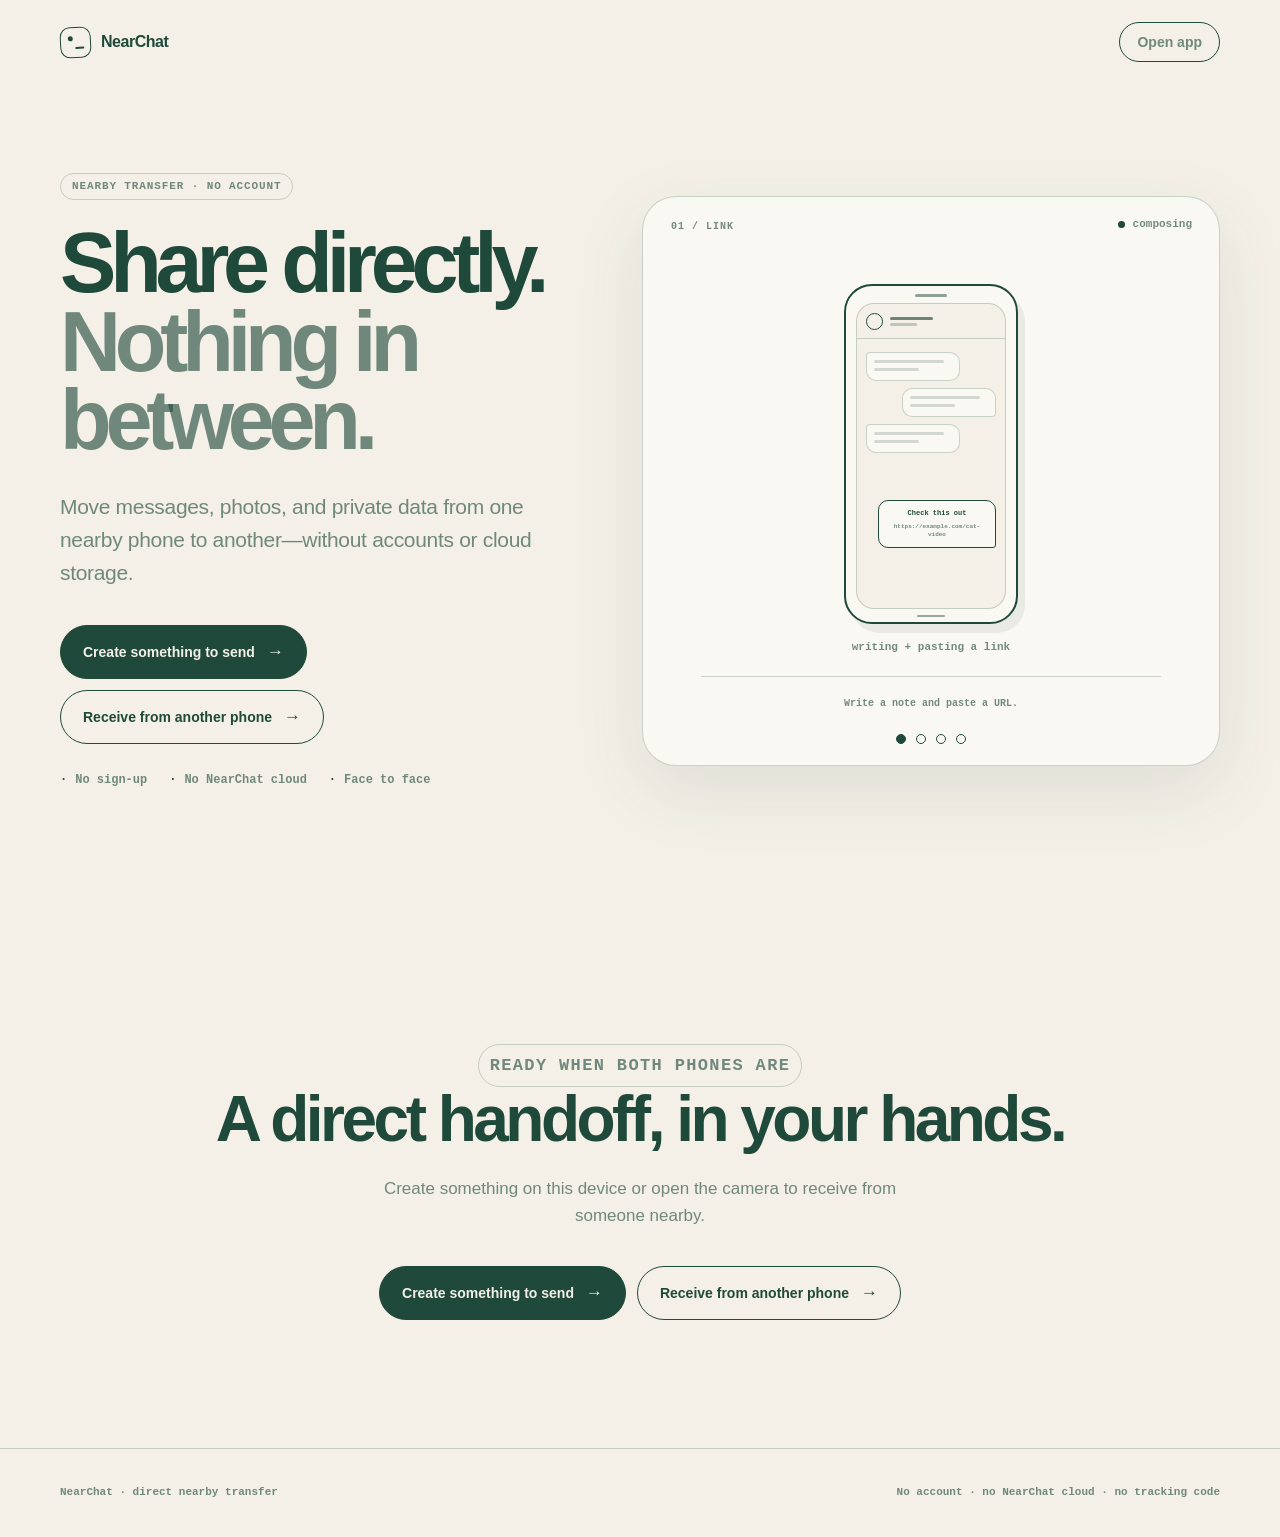
<file: landing.html>
<!doctype html>
<html lang="en">
<head>
<meta charset="utf-8">
<meta name="viewport" content="width=device-width, initial-scale=1">
<meta name="theme-color" content="#f4f0e7">
<meta name="description" content="NearChat moves messages, photos, and private data directly between nearby phones without accounts or cloud storage.">
<title>NearChat — Share directly. Nothing in between.</title>
<style>
  :root {
    --ink: #1f493a;
    --paper: #f4f0e7;
    --surface: #faf8f2;
    --line: rgba(31, 73, 58, .22);
    --soft: rgba(31, 73, 58, .075);
    --mid: rgba(31, 73, 58, .62);
    --shadow: 0 24px 70px rgba(31, 73, 58, .10);
    --sans: Inter, ui-sans-serif, -apple-system, BlinkMacSystemFont, "Segoe UI", sans-serif;
    --mono: ui-monospace, SFMono-Regular, Menlo, Monaco, Consolas, monospace;
  }

  * { box-sizing: border-box; }
  html { scroll-behavior: smooth; }
  body {
    margin: 0;
    color: var(--ink);
    background: var(--paper);
    font-family: var(--sans);
    -webkit-font-smoothing: antialiased;
  }
  button, a { font: inherit; }
  a { color: inherit; }
  button { color: inherit; }
  [hidden] { display: none !important; }
  :focus-visible { outline: 3px solid rgba(31, 73, 58, .32); outline-offset: 4px; }

  .skip-link {
    position: fixed;
    z-index: 50;
    top: 10px;
    left: 10px;
    padding: 10px 14px;
    border-radius: 10px;
    background: var(--ink);
    color: var(--paper);
    transform: translateY(-160%);
  }
  .skip-link:focus { transform: none; }

  .shell { width: min(1160px, calc(100% - 40px)); margin: 0 auto; }
  .site-header {
    min-height: 84px;
    display: flex;
    align-items: center;
    justify-content: space-between;
    gap: 24px;
  }
  .brand {
    display: inline-flex;
    align-items: center;
    gap: 10px;
    text-decoration: none;
    font-weight: 780;
    letter-spacing: -.03em;
  }
  .brand-mark {
    position: relative;
    width: 31px;
    height: 31px;
    border: 1.5px solid var(--ink);
    border-radius: 10px;
    transform: rotate(-3deg);
  }
  .brand-mark::before,
  .brand-mark::after {
    content: "";
    position: absolute;
    border-radius: 50%;
    background: var(--ink);
  }
  .brand-mark::before { width: 5px; height: 5px; left: 7px; top: 8px; }
  .brand-mark::after { width: 9px; height: 2px; right: 6px; bottom: 8px; border-radius: 2px; }
  .site-nav { display: flex; align-items: center; gap: 28px; }
  .site-nav a {
    color: var(--mid);
    font-size: 14px;
    font-weight: 650;
    text-decoration: none;
  }
  .site-nav a:hover { color: var(--ink); }
  .nav-cta {
    min-height: 40px;
    padding: 0 17px;
    border: 1px solid var(--ink);
    border-radius: 999px;
    display: inline-flex;
    align-items: center;
  }

  .hero {
    min-height: calc(100svh - 84px);
    padding: 68px 0 90px;
    display: grid;
    grid-template-columns: minmax(0, .92fr) minmax(460px, 1.08fr);
    align-items: center;
    gap: clamp(48px, 7vw, 100px);
  }
  .eyebrow {
    width: max-content;
    margin: 0 0 24px;
    padding: 7px 11px;
    border: 1px solid var(--line);
    border-radius: 999px;
    color: var(--mid);
    font: 700 11px/1 var(--mono);
    letter-spacing: .08em;
    text-transform: uppercase;
  }
  h1 {
    max-width: 680px;
    margin: 0;
    font-size: clamp(52px, 6.6vw, 91px);
    line-height: .93;
    letter-spacing: -.073em;
    font-weight: 760;
  }
  h1 span { display: block; color: var(--mid); }
  .hero-copy {
    max-width: 600px;
    margin: 30px 0 0;
    color: var(--mid);
    font-size: clamp(17px, 1.7vw, 21px);
    line-height: 1.58;
    letter-spacing: -.015em;
  }
  .hero-actions { display: flex; flex-wrap: wrap; gap: 11px; margin-top: 36px; }
  .button {
    min-height: 54px;
    padding: 0 22px;
    border: 1.5px solid var(--ink);
    border-radius: 999px;
    display: inline-flex;
    align-items: center;
    justify-content: center;
    gap: 12px;
    font-size: 14px;
    font-weight: 760;
    text-decoration: none;
    transition: transform .16s ease, background .16s ease, color .16s ease;
  }
  .button:hover { transform: translateY(-2px); }
  .button-primary { background: var(--ink); color: var(--paper); }
  .button-secondary { background: transparent; }
  .button-secondary:hover { background: var(--soft); }
  .button-arrow { font-size: 17px; transition: transform .16s ease; }
  .button:hover .button-arrow { transform: translateX(3px); }
  .hero-facts {
    margin: 28px 0 0;
    padding: 0;
    list-style: none;
    display: flex;
    flex-wrap: wrap;
    gap: 9px 22px;
    color: var(--mid);
    font: 620 12px/1.4 var(--mono);
  }
  .hero-facts li::before { content: "·"; margin-right: 8px; color: var(--ink); }

  .transfer-stage {
    position: relative;
    min-height: 570px;
    border: 1px solid var(--line);
    border-radius: 34px;
    background: var(--surface);
    box-shadow: var(--shadow);
    overflow: hidden;
    isolation: isolate;
  }
  .story-slide {
    position: absolute;
    inset: 0;
    z-index: 1;
    opacity: 0;
    pointer-events: none;
    transform: translateY(8px);
    transition: opacity .42s ease, transform .42s ease;
  }
  .story-slide.is-active {
    z-index: 2;
    opacity: 1;
    pointer-events: auto;
    transform: translateY(0);
  }
  .story-slide:not(.is-active) * { animation-play-state: paused !important; }
  .stage-label {
    position: absolute;
    top: 25px;
    left: 28px;
    z-index: 3;
    color: var(--mid);
    font: 700 10px/1 var(--mono);
    letter-spacing: .1em;
    text-transform: uppercase;
  }
  .stage-status {
    position: absolute;
    right: 27px;
    top: 22px;
    z-index: 3;
    display: flex;
    align-items: center;
    gap: 8px;
    color: var(--mid);
    font: 650 11px/1 var(--mono);
  }
  .status-dot {
    width: 7px;
    height: 7px;
    border-radius: 50%;
    background: var(--ink);
    animation: breathe 1.8s ease-in-out infinite;
  }
  .stage-floor {
    position: absolute;
    left: 10%;
    right: 10%;
    bottom: 88px;
    height: 1px;
    background: var(--line);
  }
  .stage-scene {
    position: absolute;
    inset: 66px 24px 68px;
    display: grid;
    grid-template-columns: 150px minmax(100px, 1fr) 150px;
    align-items: center;
    justify-content: center;
  }
  .phone-wrap { position: relative; z-index: 2; text-align: center; }
  .phone-label {
    margin-top: 18px;
    color: var(--mid);
    font: 650 11px/1 var(--mono);
  }
  .phone {
    position: relative;
    width: 142px;
    height: 280px;
    margin: 0 auto;
    padding: 17px 10px 13px;
    border: 2px solid var(--ink);
    border-radius: 28px;
    background: var(--surface);
    box-shadow: 7px 9px 0 var(--soft);
  }
  .phone::before {
    content: "";
    position: absolute;
    z-index: 2;
    top: 8px;
    left: 50%;
    width: 32px;
    height: 3px;
    border-radius: 2px;
    background: var(--ink);
    transform: translateX(-50%);
    opacity: .5;
  }
  .phone::after {
    content: "";
    position: absolute;
    bottom: 5px;
    left: 50%;
    width: 28px;
    height: 2px;
    border-radius: 2px;
    background: var(--ink);
    transform: translateX(-50%);
    opacity: .45;
  }
  .phone-screen {
    position: relative;
    width: 100%;
    height: 100%;
    border: 1px solid var(--line);
    border-radius: 18px;
    overflow: hidden;
    background: var(--paper);
  }
  .screen-top {
    height: 35px;
    border-bottom: 1px solid var(--line);
    display: flex;
    align-items: center;
    justify-content: space-between;
    padding: 0 10px;
  }
  .screen-name { width: 46px; height: 4px; border-radius: 3px; background: var(--ink); opacity: .7; }
  .screen-mini { width: 12px; height: 4px; border-radius: 3px; background: var(--ink); opacity: .3; }
  .qr-shell {
    position: absolute;
    left: 50%;
    top: 51%;
    width: 88px;
    height: 88px;
    padding: 7px;
    border: 1px solid var(--line);
    background: var(--surface);
    transform: translate(-50%, -50%);
  }
  .qr-grid { width: 100%; height: 100%; display: grid; grid-template-columns: repeat(9, 1fr); gap: 2px; }
  .qr-pixel { border-radius: 1px; background: transparent; transition: background .12s linear; }
  .qr-pixel.on { background: var(--ink); }
  .send-caption,
  .receive-caption {
    position: absolute;
    left: 16px;
    right: 16px;
    bottom: 26px;
    text-align: center;
    color: var(--mid);
    font: 650 9px/1.4 var(--mono);
  }
  .scan-box {
    position: absolute;
    left: 50%;
    top: 51%;
    width: 90px;
    height: 90px;
    border: 1px solid var(--ink);
    border-radius: 10px;
    transform: translate(-50%, -50%);
  }
  .scan-box::before,
  .scan-box::after {
    content: "";
    position: absolute;
    width: 14px;
    height: 14px;
    border-color: var(--ink);
  }
  .scan-box::before { left: -2px; top: -2px; border-left: 3px solid; border-top: 3px solid; }
  .scan-box::after { right: -2px; bottom: -2px; border-right: 3px solid; border-bottom: 3px solid; }
  .scan-line {
    position: absolute;
    left: 7px;
    right: 7px;
    top: 10px;
    height: 1px;
    background: var(--ink);
    box-shadow: 0 0 7px rgba(31, 73, 58, .35);
    animation: scan 2.2s ease-in-out infinite;
  }
  .received-bars {
    position: absolute;
    left: 20px;
    right: 20px;
    bottom: 30px;
    display: flex;
    gap: 3px;
    justify-content: center;
  }
  .received-bars span { width: 11px; height: 3px; border-radius: 2px; background: var(--line); }
  .received-bars span:nth-child(-n+4) { background: var(--ink); animation: barPulse 2.4s steps(1) infinite; }
  .received-bars span:nth-child(2) { animation-delay: .25s; }
  .received-bars span:nth-child(3) { animation-delay: .5s; }
  .received-bars span:nth-child(4) { animation-delay: .75s; }

  .signal-zone { position: relative; height: 290px; align-self: center; }
  .signal-line {
    position: absolute;
    left: 5%;
    right: 5%;
    height: 1px;
    border-top: 1px dashed var(--line);
  }
  .signal-line.light { top: 37%; }
  .signal-line.sound { bottom: 36%; }
  .signal-label {
    position: absolute;
    left: 50%;
    padding: 0 7px;
    color: var(--mid);
    background: var(--surface);
    font: 650 9px/1 var(--mono);
    transform: translateX(-50%);
  }
  .light .signal-label { top: -5px; }
  .sound .signal-label { top: -5px; }
  .signal-packet {
    position: absolute;
    top: -4px;
    width: 8px;
    height: 8px;
    border: 1px solid var(--ink);
    background: var(--surface);
    transform: rotate(45deg);
  }
  .light .signal-packet { animation: sendPacket 2.7s linear infinite; }
  .sound .signal-packet { animation: returnPacket 2.7s linear infinite .8s; }
  .sound-wave {
    position: absolute;
    top: -9px;
    width: 17px;
    height: 17px;
    border: 1px solid var(--ink);
    border-radius: 50%;
    opacity: 0;
    animation: waveReturn 2.7s ease-out infinite .8s;
  }
  .stage-note {
    position: absolute;
    left: 50%;
    bottom: 54px;
    z-index: 4;
    color: var(--mid);
    font: 650 10px/1.4 var(--mono);
    white-space: nowrap;
    transform: translateX(-50%);
  }
  .story-dots {
    position: absolute;
    z-index: 5;
    left: 50%;
    bottom: 21px;
    display: flex;
    align-items: center;
    gap: 10px;
    transform: translateX(-50%);
  }
  .story-dot {
    width: 10px;
    height: 10px;
    padding: 0;
    border: 1px solid var(--ink);
    border-radius: 50%;
    background: transparent;
    cursor: pointer;
    transition: background .16s ease, transform .16s ease;
  }
  .story-dot:hover { transform: scale(1.2); }
  .story-dot[aria-current="true"] { background: var(--ink); }

  .live-app-stage {
    position: relative;
    height: 570px;
    min-height: 0;
    border: 1px solid var(--line);
    border-radius: 34px;
    background: var(--surface);
    box-shadow: var(--shadow);
    overflow: hidden;
    isolation: isolate;
    display: grid;
    place-items: center;
    transition: height .62s cubic-bezier(.22, 1, .36, 1);
  }
  .live-app-stage[hidden] { display: none; }
  .live-app-stage.is-expanded { height: clamp(700px, 78svh, 780px); }
  .live-app-label {
    position: absolute;
    z-index: 3;
    top: 25px;
    left: 28px;
    color: var(--mid);
    font: 700 10px/1 var(--mono);
    letter-spacing: .1em;
    text-transform: uppercase;
  }
  .live-app-status {
    position: absolute;
    z-index: 3;
    top: 22px;
    right: 27px;
    display: flex;
    align-items: center;
    gap: 8px;
    color: var(--mid);
    font: 650 11px/1 var(--mono);
  }
  .live-phone-frame {
    position: relative;
    z-index: 2;
    width: min(302px, calc(100% - 84px));
    height: 518px;
    border: 9px solid var(--ink);
    border-radius: 43px;
    background: var(--ink);
    box-shadow: 9px 12px 0 var(--soft);
    overflow: hidden;
    transition: height .62s cubic-bezier(.22, 1, .36, 1);
  }
  .live-app-stage.is-expanded .live-phone-frame { height: min(680px, calc(100% - 72px)); }
  .live-phone-frame::before {
    content: "";
    position: absolute;
    z-index: 4;
    top: 5px;
    left: 50%;
    width: 42px;
    height: 4px;
    border-radius: 3px;
    background: rgba(255,255,255,.62);
    transform: translateX(-50%);
    pointer-events: none;
  }
  .live-app-frame {
    position: absolute;
    inset: 0;
    z-index: 2;
    width: 100%;
    height: 100%;
    border: 0;
    border-radius: 33px;
    background: var(--paper);
  }
  .live-app-loading {
    position: absolute;
    z-index: 1;
    inset: 0;
    display: grid;
    place-items: center;
    color: var(--mid);
    background: var(--paper);
    font: 650 10px/1.4 var(--mono);
    transition: opacity .18s ease;
  }
  .live-app-stage.is-loaded .live-app-loading { opacity: 0; }
  .back-action { cursor: pointer; }

  .compose-scene {
    position: absolute;
    inset: 63px 20px 88px;
    display: grid;
    place-items: center;
  }
  .compose-phone { width: 174px; height: 340px; }
  .chat-person {
    height: 35px;
    padding: 0 9px;
    border-bottom: 1px solid var(--line);
    display: flex;
    align-items: center;
    gap: 7px;
  }
  .person-avatar { width: 17px; height: 17px; border: 1px solid var(--ink); border-radius: 50%; }
  .person-lines { display: grid; gap: 3px; }
  .person-lines span { display: block; width: 43px; height: 3px; border-radius: 2px; background: var(--ink); opacity: .64; }
  .person-lines span:last-child { width: 27px; opacity: .25; }
  .cat-post {
    width: 118px;
    margin: 15px auto 0;
    padding: 6px;
    border: 1px solid var(--line);
    border-radius: 11px;
    background: var(--surface);
  }
  .cat-picture {
    position: relative;
    height: 103px;
    border: 1px solid var(--line);
    border-radius: 8px;
    background: var(--soft);
    overflow: hidden;
  }
  .cat-head {
    position: absolute;
    left: 50%;
    top: 30px;
    width: 57px;
    height: 52px;
    border: 1.5px solid var(--ink);
    border-radius: 48% 48% 45% 45%;
    background: var(--paper);
    transform: translateX(-50%);
  }
  .cat-ear {
    position: absolute;
    top: -11px;
    width: 22px;
    height: 24px;
    border-top: 1.5px solid var(--ink);
    background: var(--paper);
  }
  .cat-ear.left { left: 2px; border-left: 1.5px solid var(--ink); transform: rotate(22deg) skew(8deg); }
  .cat-ear.right { right: 2px; border-right: 1.5px solid var(--ink); transform: rotate(-22deg) skew(-8deg); }
  .cat-eyes {
    position: absolute;
    left: 15px;
    top: 21px;
    width: 4px;
    height: 5px;
    border-radius: 50%;
    background: var(--ink);
    box-shadow: 22px 0 0 var(--ink);
  }
  .cat-nose {
    position: absolute;
    left: 50%;
    top: 33px;
    width: 5px;
    height: 4px;
    border-bottom: 1.5px solid var(--ink);
    border-radius: 50%;
    transform: translateX(-50%);
  }
  .cat-whiskers,
  .cat-whiskers::before {
    position: absolute;
    content: "";
    left: -10px;
    top: 33px;
    width: 77px;
    height: 1px;
    border-top: 1px solid var(--ink);
  }
  .cat-whiskers { transform: rotate(8deg); opacity: .55; }
  .cat-whiskers::before { left: 0; top: 6px; transform: rotate(-16deg); }
  .post-lines { display: grid; gap: 3px; margin: 7px 3px 1px; }
  .post-lines span { height: 3px; border-radius: 2px; background: var(--ink); opacity: .25; }
  .post-lines span:last-child { width: 62%; }
  .typing-bubble {
    max-width: 135px;
    min-height: 31px;
    margin: 10px 9px 0 auto;
    padding: 9px 10px;
    border: 1px solid var(--ink);
    border-radius: 11px 11px 3px 11px;
    background: var(--surface);
    font: 650 8px/1.2 var(--mono);
    white-space: nowrap;
    overflow: hidden;
  }
  .typed-words {
    display: inline-block;
    width: 0;
    overflow: hidden;
    vertical-align: bottom;
    white-space: nowrap;
  }
  .story-slide.is-active .typed-words { animation: typeComment 4.8s steps(21, end) .65s both; }
  .typing-cursor { display: inline-block; width: 1px; height: 9px; margin-left: 2px; background: var(--ink); vertical-align: -1px; animation: cursorBlink .72s steps(1) infinite; }
  .composer-line {
    position: absolute;
    left: 9px;
    right: 9px;
    bottom: 16px;
    height: 28px;
    padding: 0 9px;
    border: 1px solid var(--line);
    border-radius: 15px;
    display: flex;
    align-items: center;
    justify-content: space-between;
  }
  .composer-line span:first-child { width: 61px; height: 3px; border-radius: 2px; background: var(--ink); opacity: .22; }
  .composer-send { width: 18px; height: 18px; border-radius: 50%; background: var(--ink); color: var(--paper); display: grid; place-items: center; font-size: 9px; }

  .ghost-thread {
    position: absolute;
    inset: 48px 9px 60px;
    display: flex;
    flex-direction: column;
    gap: 7px;
  }
  .ghost-bubble {
    width: 72%;
    min-height: 29px;
    padding: 7px;
    border: 1px solid var(--line);
    border-radius: 4px 10px 10px 10px;
    background: var(--surface);
  }
  .ghost-bubble.mine { align-self: flex-end; border-radius: 10px 10px 4px 10px; }
  .ghost-bubble span { display: block; width: 90%; height: 3px; border-radius: 2px; background: var(--ink); opacity: .18; }
  .ghost-bubble span + span { width: 58%; margin-top: 5px; }
  .animated-composer {
    position: absolute;
    z-index: 4;
    left: 7px;
    right: 7px;
    bottom: 12px;
    min-height: 40px;
    padding: 5px;
    border: 1px solid var(--line);
    border-radius: 16px;
    background: var(--surface);
    display: grid;
    grid-template-columns: 23px 1fr 22px;
    align-items: center;
    gap: 5px;
  }
  .compose-plus {
    width: 22px;
    height: 22px;
    border: 1px solid var(--ink);
    border-radius: 50%;
    display: grid;
    place-items: center;
    font: 700 14px/1 var(--sans);
  }
  .composer-copy {
    min-width: 0;
    padding: 3px 5px;
    border-left: 1px solid var(--line);
    font: 650 6px/1.35 var(--mono);
    overflow: hidden;
  }
  .composer-copy span { display: block; white-space: nowrap; overflow: hidden; }
  .typed-check { width: 0; }
  .pasted-link { margin-top: 2px; color: var(--mid); opacity: 0; transform: translateY(3px); }
  .link-sent-message,
  .prior-url-message {
    position: absolute;
    z-index: 3;
    right: 9px;
    width: 118px;
    padding: 8px;
    border: 1px solid var(--ink);
    border-radius: 10px 10px 3px 10px;
    background: var(--surface);
    font: 650 6px/1.35 var(--mono);
  }
  .link-sent-message { bottom: 60px; opacity: 0; transform: translateY(7px); }
  .link-sent-message strong,
  .prior-url-message strong { display: block; font-size: 7px; }
  .link-sent-message span,
  .prior-url-message span { display: block; margin-top: 4px; color: var(--mid); overflow-wrap: anywhere; }
  .story-slide.is-active .link-compose-slide .compose-plus { animation: plusTap .5s ease .45s; }
  .story-slide.is-active .link-compose-slide .typed-check { animation: typeShort 1.25s steps(14, end) 1.1s forwards; }
  .story-slide.is-active .link-compose-slide .pasted-link { animation: pasteIn .28s ease 2.75s forwards; }
  .story-slide.is-active .link-compose-slide .composer-send { animation: sendTap .42s ease 4.5s; }
  .story-slide.is-active .link-compose-slide .animated-composer { animation: composerAway .3s ease 4.92s forwards; }
  .story-slide.is-active .link-compose-slide .link-sent-message { animation: messageIn .4s ease 5.08s forwards; }

  .prior-url-message { top: 47px; opacity: .76; }
  .cat-draft-card,
  .cat-sent-message {
    position: absolute;
    left: 10px;
    right: 10px;
    top: 105px;
    padding: 6px;
    border: 1px solid var(--line);
    border-radius: 10px;
    background: var(--surface);
  }
  .cat-draft-card { opacity: 0; transform: scale(.94); }
  .cat-sent-message {
    left: 28px;
    border-color: var(--ink);
    border-radius: 10px 10px 3px 10px;
    opacity: 0;
    transform: translateY(7px);
  }
  .compact-cat-picture { height: 83px; }
  .compact-cat-picture .cat-head { top: 23px; transform: translateX(-50%) scale(.82); transform-origin: top center; }
  .cat-caption-line { margin: 6px 3px 1px; font: 650 6px/1.3 var(--mono); }
  .cat-caption-typed { width: 0; }
  .story-slide.is-active .cat-compose-slide .compose-plus { animation: plusTap .5s ease .35s; }
  .story-slide.is-active .cat-compose-slide .cat-draft-card { animation: attachmentIn .42s ease .82s forwards, attachmentAway .3s ease 4.95s forwards; }
  .story-slide.is-active .cat-compose-slide .cat-caption-typed { animation: typeCatCaption 1.55s steps(21, end) 2.05s forwards; }
  .story-slide.is-active .cat-compose-slide .composer-send { animation: sendTap .42s ease 4.5s; }
  .story-slide.is-active .cat-compose-slide .animated-composer { animation: composerAway .3s ease 4.92s forwards; }
  .story-slide.is-active .cat-compose-slide .cat-sent-message { animation: messageIn .4s ease 5.08s forwards; }

  .delivery-scene {
    position: absolute;
    inset: 65px 22px 88px;
    display: grid;
    grid-template-columns: 142px minmax(90px, 1fr) 142px;
    align-items: center;
  }
  .delivery-path { position: relative; height: 1px; border-top: 1px dashed var(--line); }
  .delivered-packet {
    position: absolute;
    top: -12px;
    left: 0;
    width: 24px;
    height: 19px;
    border: 1px solid var(--ink);
    border-radius: 7px 7px 2px 7px;
    background: var(--surface);
  }
  .story-slide.is-active .delivered-packet { animation: deliverMessage 2.8s ease-in-out .45s both; }
  .story-slide.is-active .delivered-packet.second { animation-delay: 2.65s; }
  .outgoing-mini {
    position: absolute;
    right: 8px;
    top: 72px;
    width: 78px;
    min-height: 35px;
    padding: 7px;
    border: 1px solid var(--ink);
    border-radius: 9px 9px 3px 9px;
    font: 650 6px/1.35 var(--mono);
    background: var(--surface);
  }
  .received-card {
    position: absolute;
    left: 8px;
    right: 8px;
    top: 55px;
    padding: 7px;
    border: 1px solid var(--ink);
    border-radius: 4px 10px 10px 10px;
    background: var(--surface);
    opacity: 0;
    transform: translateY(7px);
  }
  .received-url-card {
    position: absolute;
    left: 8px;
    right: 8px;
    top: 48px;
    padding: 7px;
    border: 1px solid var(--ink);
    border-radius: 4px 10px 10px 10px;
    background: var(--surface);
    font: 650 6px/1.35 var(--mono);
    opacity: 0;
    transform: translateY(7px);
  }
  .received-url-card strong { display: block; font-size: 7px; }
  .received-url-card span { display: block; margin-top: 3px; color: var(--mid); overflow-wrap: anywhere; }
  .received-card.cat-received-card { top: 116px; padding: 5px; }
  .cat-received-card .cat-thumb { height: 54px; }
  .story-slide.is-active .received-url-card { animation: revealReceived .42s ease 2.5s forwards; }
  .story-slide.is-active .received-card { animation: revealReceived .45s ease 5s forwards; }
  .outgoing-url-mini { top: 54px; }
  .outgoing-cat-mini {
    position: absolute;
    right: 8px;
    top: 119px;
    width: 82px;
    padding: 5px;
    border: 1px solid var(--ink);
    border-radius: 9px 9px 3px 9px;
    background: var(--surface);
    font: 650 5px/1.3 var(--mono);
  }
  .outgoing-cat-mini .cat-thumb { height: 45px; margin-bottom: 4px; }
  .cat-thumb { position: relative; height: 70px; border: 1px solid var(--line); border-radius: 7px; background: var(--soft); }
  .cat-thumb::before {
    content: "";
    position: absolute;
    left: 50%;
    top: 50%;
    width: 34px;
    height: 29px;
    border: 1px solid var(--ink);
    border-radius: 48% 48% 44% 44%;
    transform: translate(-50%, -42%);
  }
  .cat-thumb::after {
    content: "·  ·";
    position: absolute;
    left: 50%;
    top: 50%;
    font: 800 13px/1 var(--mono);
    letter-spacing: 3px;
    transform: translate(-44%, -38%);
  }
  .received-text { margin-top: 7px; font: 650 7px/1.35 var(--mono); }
  .received-check { margin-top: 5px; color: var(--mid); font: 650 6px/1 var(--mono); text-align: right; }

  .section { padding: 120px 0; border-top: 1px solid var(--line); }
  .section-heading {
    display: grid;
    grid-template-columns: .72fr 1.28fr;
    gap: 40px;
    align-items: start;
    margin-bottom: 66px;
  }
  .kicker {
    margin: 5px 0 0;
    color: var(--mid);
    font: 700 11px/1 var(--mono);
    letter-spacing: .09em;
    text-transform: uppercase;
  }
  h2 {
    max-width: 760px;
    margin: 0;
    font-size: clamp(38px, 5vw, 68px);
    line-height: 1;
    letter-spacing: -.055em;
    font-weight: 745;
  }

  .demo {
    display: grid;
    grid-template-columns: 280px minmax(0, 1fr);
    gap: 26px;
  }
  .step-tabs { display: grid; gap: 9px; align-content: start; }
  .step-tab {
    width: 100%;
    min-height: 78px;
    padding: 14px 16px;
    border: 1px solid var(--line);
    border-radius: 17px;
    background: transparent;
    display: grid;
    grid-template-columns: 34px 1fr;
    align-items: center;
    gap: 12px;
    text-align: left;
    cursor: pointer;
    transition: background .16s ease, transform .16s ease;
  }
  .step-tab:hover { background: var(--soft); transform: translateX(3px); }
  .step-tab[aria-selected="true"] { background: var(--ink); color: var(--paper); }
  .step-number {
    width: 31px;
    height: 31px;
    border: 1px solid currentColor;
    border-radius: 50%;
    display: grid;
    place-items: center;
    font: 700 11px/1 var(--mono);
  }
  .step-copy strong { display: block; font-size: 14px; }
  .step-copy small { display: block; margin-top: 4px; color: var(--mid); font-size: 11px; }
  .step-tab[aria-selected="true"] small { color: rgba(244, 240, 231, .65); }
  .demo-window {
    position: relative;
    min-height: 430px;
    border: 1px solid var(--line);
    border-radius: 26px;
    background: var(--surface);
    box-shadow: var(--shadow);
    overflow: hidden;
  }
  .demo-bar {
    min-height: 48px;
    padding: 0 18px;
    border-bottom: 1px solid var(--line);
    display: flex;
    align-items: center;
    justify-content: space-between;
    color: var(--mid);
    font: 650 10px/1 var(--mono);
  }
  .window-dots { display: flex; gap: 5px; }
  .window-dots span { width: 6px; height: 6px; border: 1px solid var(--ink); border-radius: 50%; }
  .demo-panel { min-height: 380px; padding: clamp(30px, 5vw, 58px); }
  .demo-panel[hidden] { display: none; }
  .demo-panel h3 { margin: 0; font-size: clamp(25px, 3vw, 38px); letter-spacing: -.04em; }
  .demo-panel > p { max-width: 540px; margin: 12px 0 0; color: var(--mid); line-height: 1.6; }
  .payload-list { display: grid; gap: 9px; margin-top: 34px; }
  .payload-item {
    min-height: 58px;
    padding: 10px 13px;
    border: 1px solid var(--line);
    border-radius: 13px;
    display: flex;
    align-items: center;
    gap: 12px;
  }
  .payload-check {
    width: 25px;
    height: 25px;
    border-radius: 7px;
    display: grid;
    place-items: center;
    background: var(--ink);
    color: var(--surface);
    font-size: 12px;
  }
  .payload-icon { width: 30px; height: 30px; border: 1px solid var(--line); border-radius: 9px; }
  .payload-copy { flex: 1; min-width: 0; }
  .payload-copy strong { display: block; font-size: 13px; }
  .payload-copy span { display: block; margin-top: 3px; color: var(--mid); font: 600 10px/1 var(--mono); }
  .payload-size { color: var(--mid); font: 650 10px/1 var(--mono); }
  .demo-transfer {
    height: 170px;
    margin-top: 32px;
    display: grid;
    grid-template-columns: 70px 1fr 70px;
    align-items: center;
    gap: 15px;
  }
  .mini-phone {
    width: 65px;
    height: 124px;
    border: 1.5px solid var(--ink);
    border-radius: 16px;
    display: grid;
    place-items: center;
  }
  .mini-phone::before { content: ""; width: 35px; height: 35px; border: 1px solid var(--ink); }
  .transfer-meter { position: relative; height: 38px; }
  .transfer-meter::before {
    content: "";
    position: absolute;
    left: 0;
    right: 0;
    top: 18px;
    border-top: 1px dashed var(--ink);
  }
  .transfer-meter span {
    position: absolute;
    top: 14px;
    width: 9px;
    height: 9px;
    background: var(--ink);
    transform: rotate(45deg);
    animation: sendPacket 2.1s linear infinite;
  }
  .metric-row { display: flex; flex-wrap: wrap; gap: 8px; margin-top: 12px; }
  .metric {
    padding: 7px 10px;
    border: 1px solid var(--line);
    border-radius: 999px;
    color: var(--mid);
    font: 650 10px/1 var(--mono);
  }
  .done-illustration { display: grid; place-items: center; min-height: 195px; }
  .done-circle {
    width: 106px;
    height: 106px;
    border: 1.5px solid var(--ink);
    border-radius: 50%;
    display: grid;
    place-items: center;
    animation: doneFloat 3s ease-in-out infinite;
  }
  .done-check {
    width: 40px;
    height: 20px;
    border-left: 2px solid var(--ink);
    border-bottom: 2px solid var(--ink);
    transform: rotate(-45deg) translate(4px, -4px);
  }

  .privacy-card {
    padding: clamp(28px, 5vw, 58px);
    border: 1px solid var(--line);
    border-radius: 28px;
    background: var(--surface);
    box-shadow: var(--shadow);
  }
  .privacy-route {
    display: grid;
    grid-template-columns: minmax(150px, 1fr) minmax(180px, .8fr) minmax(150px, 1fr);
    align-items: center;
    gap: 24px;
  }
  .privacy-node {
    min-height: 168px;
    padding: 24px;
    border: 1px solid var(--ink);
    border-radius: 22px;
    display: grid;
    align-content: space-between;
  }
  .privacy-node small,
  .privacy-middle small { color: var(--mid); font: 650 10px/1 var(--mono); text-transform: uppercase; letter-spacing: .08em; }
  .privacy-node strong { font-size: clamp(22px, 3vw, 35px); letter-spacing: -.04em; }
  .privacy-middle { text-align: center; }
  .route-line { position: relative; height: 30px; margin: 17px 0 12px; }
  .route-line::before { content: ""; position: absolute; left: 0; right: 0; top: 14px; border-top: 1px dashed var(--ink); }
  .route-line::after {
    content: "";
    position: absolute;
    right: 0;
    top: 10px;
    width: 8px;
    height: 8px;
    border-right: 1px solid var(--ink);
    border-top: 1px solid var(--ink);
    transform: rotate(45deg);
  }
  .privacy-statement {
    margin: 54px 0 0;
    padding-top: 34px;
    border-top: 1px solid var(--line);
    display: grid;
    grid-template-columns: 1fr 1fr;
    gap: 36px;
  }
  .privacy-statement > strong { display: block; font-size: clamp(25px, 3vw, 38px); letter-spacing: -.045em; }
  .privacy-statement p { margin: 0; color: var(--mid); font-size: 15px; line-height: 1.65; }
  .security-note {
    margin-top: 18px !important;
    padding: 14px 16px;
    border-left: 2px solid var(--ink);
    background: var(--soft);
    font-size: 12px !important;
  }
  .security-note strong { font-size: inherit; letter-spacing: 0; }

  .final-cta {
    padding: 120px 0 128px;
    text-align: center;
  }
  .final-cta h2 { max-width: 850px; margin: 0 auto; }
  .final-cta p { max-width: 560px; margin: 24px auto 0; color: var(--mid); font-size: 17px; line-height: 1.6; }
  .final-cta .hero-actions { justify-content: center; }

  footer { border-top: 1px solid var(--line); }
  .footer-inner {
    min-height: 88px;
    display: flex;
    align-items: center;
    justify-content: space-between;
    gap: 20px;
    color: var(--mid);
    font: 600 11px/1.5 var(--mono);
  }

  @keyframes breathe { 0%, 100% { opacity: .35; transform: scale(.82); } 50% { opacity: 1; transform: scale(1); } }
  @keyframes scan { 0%, 100% { transform: translateY(0); } 50% { transform: translateY(68px); } }
  @keyframes sendPacket { 0% { left: 1%; opacity: 0; } 12% { opacity: 1; } 88% { opacity: 1; } 100% { left: calc(100% - 9px); opacity: 0; } }
  @keyframes returnPacket { 0% { right: 1%; opacity: 0; } 12% { opacity: 1; } 88% { opacity: 1; } 100% { right: calc(100% - 9px); opacity: 0; } }
  @keyframes waveReturn { 0% { right: 0; transform: scale(.4); opacity: 0; } 15% { opacity: .7; } 100% { right: calc(100% - 17px); transform: scale(1.35); opacity: 0; } }
  @keyframes barPulse { 0%, 20% { background: var(--line); } 21%, 100% { background: var(--ink); } }
  @keyframes doneFloat { 0%, 100% { transform: translateY(0) rotate(-2deg); } 50% { transform: translateY(-7px) rotate(2deg); } }
  @keyframes typeComment { 0%, 8% { width: 0; } 72%, 100% { width: 116px; } }
  @keyframes cursorBlink { 0%, 48% { opacity: 1; } 49%, 100% { opacity: 0; } }
  @keyframes deliverMessage { 0% { left: 0; opacity: 0; transform: scale(.82); } 14% { opacity: 1; } 78% { opacity: 1; transform: scale(1); } 100% { left: calc(100% - 24px); opacity: 0; transform: scale(.82); } }
  @keyframes revealReceived { to { opacity: 1; transform: translateY(0); } }
  @keyframes plusTap { 0%, 100% { transform: scale(1); background: transparent; } 45% { transform: scale(.78) rotate(12deg); background: var(--soft); } }
  @keyframes typeShort { from { width: 0; } to { width: 52px; } }
  @keyframes typeCatCaption { from { width: 0; } to { width: 84px; } }
  @keyframes pasteIn { to { opacity: 1; transform: translateY(0); } }
  @keyframes sendTap { 0%, 100% { transform: scale(1); } 48% { transform: scale(.72); } }
  @keyframes composerAway { to { opacity: 0; transform: translateY(4px); } }
  @keyframes messageIn { to { opacity: 1; transform: translateY(0); } }
  @keyframes attachmentIn { to { opacity: 1; transform: scale(1); } }
  @keyframes attachmentAway { to { opacity: 0; transform: translateY(-4px) scale(.98); } }

  @media (max-width: 900px) {
    .hero { grid-template-columns: 1fr; padding-top: 46px; }
    .hero-text { text-align: center; }
    .eyebrow { margin-left: auto; margin-right: auto; }
    .hero-copy { margin-left: auto; margin-right: auto; }
    .hero-actions, .hero-facts { justify-content: center; }
    .transfer-stage { min-height: 535px; }
    .live-app-stage { height: 535px; }
    .live-phone-frame { height: 487px; }
    .section-heading { grid-template-columns: 1fr; gap: 22px; }
    .demo { grid-template-columns: 1fr; }
    .step-tabs { grid-template-columns: repeat(3, 1fr); }
    .step-tab { grid-template-columns: 30px 1fr; padding: 10px; }
    .step-copy small { display: none; }
    .privacy-route { grid-template-columns: 1fr; }
    .privacy-middle { padding: 10px 0; }
    .route-line { width: 1px; height: 80px; margin: 14px auto; border-left: 1px dashed var(--ink); }
    .route-line::before { display: none; }
    .route-line::after { right: -4px; top: auto; bottom: 0; transform: rotate(135deg); }
  }

  @media (max-width: 620px) {
    .shell { width: min(100% - 28px, 1160px); }
    .site-header { min-height: 70px; }
    .site-nav a:not(.nav-cta) { display: none; }
    .nav-cta { min-height: 36px; padding: 0 13px; }
    .hero { min-height: auto; padding: 45px 0 78px; }
    h1 { font-size: clamp(48px, 15vw, 72px); }
    .hero-copy { font-size: 17px; }
    .hero-actions { display: grid; }
    .button { width: 100%; }
    .transfer-stage { min-height: 465px; border-radius: 24px; }
    .live-app-stage { height: 465px; border-radius: 24px; }
    .live-phone-frame { width: min(238px, calc(100% - 48px)); height: 422px; border-width: 7px; border-radius: 35px; }
    .live-app-frame { border-radius: 27px; }
    .stage-scene { inset: 62px 10px 60px; grid-template-columns: 105px minmax(54px, 1fr) 105px; }
    .phone { width: 104px; height: 218px; padding: 15px 7px 11px; border-radius: 22px; }
    .phone-screen { border-radius: 14px; }
    .qr-shell { width: 67px; height: 67px; padding: 5px; }
    .qr-grid { gap: 1px; }
    .scan-box { width: 69px; height: 69px; }
    .scan-line { animation-name: scanSmall; }
    .send-caption, .receive-caption { left: 8px; right: 8px; font-size: 7px; }
    .phone-label { font-size: 9px; }
    .stage-note { font-size: 8px; }
    .signal-label { font-size: 7px; }
    .compose-scene { inset: 58px 10px 86px; }
    .compose-phone { width: 135px; height: 274px; }
    .animated-composer { min-height: 35px; grid-template-columns: 20px 1fr 19px; gap: 3px; }
    .compose-plus { width: 19px; height: 19px; font-size: 12px; }
    .link-sent-message, .prior-url-message { width: 96px; padding: 6px; font-size: 5px; }
    .link-sent-message strong, .prior-url-message strong { font-size: 6px; }
    .cat-draft-card, .cat-sent-message { top: 98px; padding: 5px; }
    .cat-picture.compact-cat-picture { height: 64px; }
    .cat-post { width: 99px; margin-top: 10px; }
    .cat-picture { height: 79px; }
    .cat-head { top: 24px; transform: translateX(-50%) scale(.8); transform-origin: top center; }
    .typing-bubble { margin-top: 7px; max-width: 112px; padding: 7px 8px; font-size: 6px; }
    .story-slide.is-active .typed-words { animation-name: typeCommentSmall; }
    .delivery-scene { inset: 60px 9px 88px; grid-template-columns: 104px minmax(46px, 1fr) 104px; }
    .outgoing-mini { top: 59px; width: 63px; font-size: 5px; }
    .received-card { top: 45px; padding: 5px; }
    .cat-thumb { height: 52px; }
    .received-url-card { top: 43px; padding: 5px; font-size: 5px; }
    .received-url-card strong { font-size: 6px; }
    .received-card.cat-received-card { top: 101px; }
    .cat-received-card .cat-thumb { height: 39px; }
    .received-text, .received-check { font-size: 5px; }
    .section { padding: 82px 0; }
    .section-heading { margin-bottom: 40px; }
    .step-tabs { grid-template-columns: 1fr; }
    .step-tab { min-height: 60px; }
    .step-copy small { display: block; }
    .demo-window { min-height: 460px; border-radius: 21px; }
    .demo-panel { min-height: 410px; padding: 28px 20px; }
    .demo-transfer { grid-template-columns: 55px 1fr 55px; }
    .mini-phone { width: 52px; height: 100px; }
    .privacy-card { border-radius: 22px; }
    .privacy-statement { grid-template-columns: 1fr; gap: 20px; }
    .final-cta { padding: 82px 0 92px; }
    .footer-inner { align-items: flex-start; flex-direction: column; justify-content: center; padding: 22px 0; }
  }

  @keyframes scanSmall { 0%, 100% { transform: translateY(0); } 50% { transform: translateY(49px); } }
  @keyframes typeCommentSmall { 0%, 8% { width: 0; } 72%, 100% { width: 88px; } }

  @media (prefers-reduced-motion: reduce) {
    html { scroll-behavior: auto; }
    *, *::before, *::after { animation-duration: .01ms !important; animation-delay: 0ms !important; animation-iteration-count: 1 !important; transition: none !important; }
    .animated-composer, .cat-draft-card { display: none; }
    .link-sent-message, .cat-sent-message, .received-url-card, .received-card { opacity: 1; transform: none; }
  }
</style>
</head>
<body>
<a class="skip-link" href="#main">Skip to content</a>

<header class="shell site-header">
  <a class="brand" href="landing.html" aria-label="NearChat home">
    <span class="brand-mark" aria-hidden="true"></span>
    <span>NearChat</span>
  </a>
  <nav class="site-nav" aria-label="Main navigation">
    <a class="nav-cta" href="index.html">Open app</a>
  </nav>
</header>

<main id="main">
  <section class="shell hero" aria-labelledby="hero-title">
    <div class="hero-text">
      <p class="eyebrow">Nearby transfer · no account</p>
      <h1 id="hero-title">Share directly.<span>Nothing in between.</span></h1>
      <p class="hero-copy">Move messages, photos, and private data from one nearby phone to another—without accounts or cloud storage.</p>
      <div class="hero-actions" id="primaryActions">
        <a class="button button-primary start-action" href="index.html?intent=create" data-live-intent="create">
          Create something to send <span class="button-arrow" aria-hidden="true">→</span>
        </a>
        <a class="button button-secondary start-action" href="index.html?intent=receive" data-live-intent="receive">
          Receive from another phone <span class="button-arrow" aria-hidden="true">→</span>
        </a>
        <button class="button button-secondary back-action" id="backToStory" type="button" hidden>
          <span class="button-arrow" aria-hidden="true">←</span> Back to start
        </button>
      </div>
      <ul class="hero-facts" aria-label="NearChat highlights">
        <li>No sign-up</li>
        <li>No NearChat cloud</li>
        <li>Face to face</li>
      </ul>
    </div>

    <div class="transfer-stage" id="storyCarousel" role="region" aria-roledescription="carousel" aria-label="How NearChat messages move between phones">
      <span class="stage-label" id="stageLabel">01 / Link</span>
      <span class="stage-status"><span class="status-dot"></span><span id="stageStatus">composing</span></span>
      <div class="stage-floor"></div>

      <section class="story-slide is-active" role="group" aria-roledescription="slide" aria-label="1 of 4: Write a message and paste a URL" aria-hidden="false">
        <div class="compose-scene link-compose-slide" aria-hidden="true">
          <div class="phone-wrap">
            <div class="phone compose-phone">
              <div class="phone-screen">
                <div class="chat-person"><span class="person-avatar"></span><span class="person-lines"><span></span><span></span></span></div>
                <div class="ghost-thread">
                  <div class="ghost-bubble"><span></span><span></span></div>
                  <div class="ghost-bubble mine"><span></span><span></span></div>
                  <div class="ghost-bubble"><span></span><span></span></div>
                </div>
                <div class="link-sent-message"><strong>Check this out</strong><span>https://example.com/cat-video</span></div>
                <div class="animated-composer"><span class="compose-plus">+</span><span class="composer-copy"><span class="typed-check">Check this out</span><span class="pasted-link">https://example.com/cat-video</span></span><span class="composer-send">↑</span></div>
              </div>
            </div>
            <div class="phone-label">writing + pasting a link</div>
          </div>
        </div>
      </section>

      <section class="story-slide" role="group" aria-roledescription="slide" aria-label="2 of 4: Attach a cat photo, add a caption, and send" aria-hidden="true">
        <div class="compose-scene cat-compose-slide" aria-hidden="true">
          <div class="phone-wrap">
            <div class="phone compose-phone">
              <div class="phone-screen">
                <div class="chat-person"><span class="person-avatar"></span><span class="person-lines"><span></span><span></span></span></div>
                <div class="prior-url-message"><strong>Check this out</strong><span>https://example.com/cat-video</span></div>
                <div class="cat-draft-card">
                  <div class="cat-picture compact-cat-picture"><span class="cat-head"><span class="cat-ear left"></span><span class="cat-ear right"></span><span class="cat-eyes"></span><span class="cat-nose"></span><span class="cat-whiskers"></span></span></div>
                </div>
                <div class="cat-sent-message">
                  <div class="cat-picture compact-cat-picture"><span class="cat-head"><span class="cat-ear left"></span><span class="cat-ear right"></span><span class="cat-eyes"></span><span class="cat-nose"></span><span class="cat-whiskers"></span></span></div>
                  <div class="cat-caption-line">That cat is adorable!</div>
                </div>
                <div class="animated-composer"><span class="compose-plus">+</span><span class="composer-copy"><span class="cat-caption-typed">That cat is adorable!</span></span><span class="composer-send">↑</span></div>
              </div>
            </div>
            <div class="phone-label">attaching + adding a caption</div>
          </div>
        </div>
      </section>

      <section class="story-slide" role="group" aria-roledescription="slide" aria-label="3 of 4: Transfer the messages with animated QR codes" aria-hidden="true">
        <div class="stage-scene" aria-hidden="true">
          <div class="phone-wrap">
            <div class="phone sender-phone">
              <div class="phone-screen">
                <div class="screen-top"><span class="screen-name"></span><span class="screen-mini"></span></div>
                <div class="qr-shell"><div class="qr-grid" id="heroQr"></div></div>
                <div class="send-caption">13.1 KB ready</div>
              </div>
            </div>
            <div class="phone-label">your phone</div>
          </div>

          <div class="signal-zone">
            <div class="signal-line light">
              <span class="signal-label">light</span>
              <span class="signal-packet"></span>
            </div>
            <div class="signal-line sound">
              <span class="signal-label">sound</span>
              <span class="signal-packet"></span>
              <span class="sound-wave"></span>
            </div>
          </div>

          <div class="phone-wrap">
            <div class="phone receiver-phone">
              <div class="phone-screen">
                <div class="screen-top"><span class="screen-name"></span><span class="screen-mini"></span></div>
                <div class="scan-box"><span class="scan-line"></span></div>
                <div class="received-bars"><span></span><span></span><span></span><span></span><span></span><span></span></div>
                <div class="receive-caption">receiving nearby</div>
              </div>
            </div>
            <div class="phone-label">their phone</div>
          </div>
        </div>
      </section>

      <section class="story-slide" role="group" aria-roledescription="slide" aria-label="4 of 4: The second phone receives the URL and cat photo" aria-hidden="true">
        <div class="delivery-scene" aria-hidden="true">
          <div class="phone-wrap">
            <div class="phone">
              <div class="phone-screen">
                <div class="screen-top"><span class="screen-name"></span><span class="screen-mini"></span></div>
                <div class="outgoing-mini outgoing-url-mini"><strong>Check this out</strong><br>example.com/cat-video</div>
                <div class="outgoing-cat-mini"><div class="cat-thumb"></div>That cat is adorable!</div>
              </div>
            </div>
            <div class="phone-label">first phone</div>
          </div>
          <div class="delivery-path"><span class="delivered-packet"></span><span class="delivered-packet second"></span></div>
          <div class="phone-wrap">
            <div class="phone">
              <div class="phone-screen">
                <div class="screen-top"><span class="screen-name"></span><span class="screen-mini"></span></div>
                <div class="received-url-card"><strong>Check this out</strong><span>https://example.com/cat-video</span></div>
                <div class="received-card cat-received-card"><div class="cat-thumb"></div><div class="received-text">That cat is adorable!</div><div class="received-check">received ✓</div></div>
              </div>
            </div>
            <div class="phone-label">second phone</div>
          </div>
        </div>
      </section>

      <div class="stage-note" id="stageNote">Write a note and paste a URL.</div>
      <div class="story-dots" role="group" aria-label="Choose a story slide">
        <button class="story-dot" type="button" data-slide-to="0" aria-label="Show slide 1: write and paste a URL" aria-current="true"></button>
        <button class="story-dot" type="button" data-slide-to="1" aria-label="Show slide 2: attach and send a cat photo" aria-current="false"></button>
        <button class="story-dot" type="button" data-slide-to="2" aria-label="Show slide 3: transfer between phones" aria-current="false"></button>
        <button class="story-dot" type="button" data-slide-to="3" aria-label="Show slide 4: both messages received" aria-current="false"></button>
      </div>
    </div>

    <div class="live-app-stage" id="liveAppStage" aria-label="Working NearChat app" hidden>
      <span class="live-app-label">Live app</span>
      <span class="live-app-status"><span class="status-dot"></span>working chat</span>
      <div class="live-phone-frame">
        <div class="live-app-loading">Opening NearChat…</div>
        <iframe class="live-app-frame" id="liveAppFrame" title="Working NearChat mobile app" allow="camera; microphone" src="about:blank"></iframe>
      </div>
    </div>
  </section>

  <section class="shell final-cta" aria-labelledby="final-title">
    <p class="eyebrow">Ready when both phones are</p>
    <h2 id="final-title">A direct handoff, in your hands.</h2>
    <p>Create something on this device or open the camera to receive from someone nearby.</p>
    <div class="hero-actions">
      <a class="button button-primary" href="index.html?intent=create">Create something to send <span class="button-arrow" aria-hidden="true">→</span></a>
      <a class="button button-secondary" href="index.html?intent=receive">Receive from another phone <span class="button-arrow" aria-hidden="true">→</span></a>
    </div>
  </section>
</main>

<footer>
  <div class="shell footer-inner">
    <span>NearChat · direct nearby transfer</span>
    <span>No account · no NearChat cloud · no tracking code</span>
  </div>
</footer>

<script>
  const qrPatterns = [
    '111001111100101001101111101001010101101111101000101001111001111000101101111010001',
    '111001111100101001101111101010010101101111101100100001111001111010101101101010011',
    '111001111100101001101111101001110101101111101010001001111001111001001101111010101'
  ];
  const qrGrid = document.querySelector('#heroQr');
  const pixels = Array.from({ length: 81 }, () => {
    const pixel = document.createElement('span');
    pixel.className = 'qr-pixel';
    qrGrid.appendChild(pixel);
    return pixel;
  });
  let qrPatternIndex = 0;

  function paintQrPattern() {
    const pattern = qrPatterns[qrPatternIndex % qrPatterns.length];
    pixels.forEach((pixel, index) => pixel.classList.toggle('on', pattern[index] === '1'));
    qrPatternIndex++;
  }

  paintQrPattern();
  if (!window.matchMedia('(prefers-reduced-motion: reduce)').matches)
    setInterval(paintQrPattern, 820);

  const carousel = document.querySelector('#storyCarousel');
  const slides = [...carousel.querySelectorAll('.story-slide')];
  const slideDots = [...carousel.querySelectorAll('[data-slide-to]')];
  const stageLabel = document.querySelector('#stageLabel');
  const stageStatus = document.querySelector('#stageStatus');
  const stageNote = document.querySelector('#stageNote');
  const reducedMotion = window.matchMedia('(prefers-reduced-motion: reduce)').matches;
  const rotationMs = 7000;
  const pausedBy = new Set();
  const slideDetails = [
    { label: '01 / Link', status: 'composing', note: 'Write a note and paste a URL.' },
    { label: '02 / Photo', status: 'attaching', note: 'Add a cat photo, caption it, and send.' },
    { label: '03 / Transfer', status: 'nearby', note: 'Animated QR frames → short audio reply.' },
    { label: '04 / Arrived', status: '2 received', note: 'The link arrives first, then the cat photo.' }
  ];
  let activeSlide = 0;
  let rotationTimer = 0;

  function scheduleRotation() {
    clearTimeout(rotationTimer);
    if (reducedMotion || pausedBy.size) return;
    rotationTimer = setTimeout(() => showSlide(activeSlide + 1), rotationMs);
  }

  function showSlide(index) {
    activeSlide = (index + slides.length) % slides.length;
    slides.forEach((slide, slideIndex) => {
      const active = slideIndex === activeSlide;
      slide.classList.toggle('is-active', active);
      slide.setAttribute('aria-hidden', String(!active));
    });
    slideDots.forEach((dot, dotIndex) =>
      dot.setAttribute('aria-current', String(dotIndex === activeSlide)));
    const detail = slideDetails[activeSlide];
    stageLabel.textContent = detail.label;
    stageStatus.textContent = detail.status;
    stageNote.textContent = detail.note;
    scheduleRotation();
  }

  function setPaused(reason, paused) {
    if (paused) pausedBy.add(reason);
    else pausedBy.delete(reason);
    scheduleRotation();
  }

  carousel.addEventListener('mouseenter', () => setPaused('hover', true));
  carousel.addEventListener('mouseleave', () => setPaused('hover', false));
  carousel.addEventListener('focusin', () => setPaused('focus', true));
  carousel.addEventListener('focusout', event => {
    if (!carousel.contains(event.relatedTarget)) setPaused('focus', false);
  });
  document.addEventListener('visibilitychange', () =>
    setPaused('hidden', document.visibilityState === 'hidden'));

  slideDots.forEach((dot, index) => {
    dot.addEventListener('click', () => showSlide(index));
    dot.addEventListener('keydown', event => {
      if (!['ArrowLeft', 'ArrowRight', 'Home', 'End'].includes(event.key)) return;
      event.preventDefault();
      const nextIndex = event.key === 'Home'
        ? 0
        : event.key === 'End'
          ? slideDots.length - 1
          : (index + (event.key === 'ArrowRight' ? 1 : -1) + slideDots.length) % slideDots.length;
      slideDots[nextIndex].focus();
      showSlide(nextIndex);
    });
  });

  const desktopLayout = window.matchMedia('(min-width: 901px)');
  const startActions = [...document.querySelectorAll('[data-live-intent]')];
  const backToStory = document.querySelector('#backToStory');
  const liveAppStage = document.querySelector('#liveAppStage');
  const liveAppFrame = document.querySelector('#liveAppFrame');
  const liveTransitionMs = 620;
  let liveCloseTimer;
  let liveAppClosing = false;

  function openLiveApp(event) {
    if (!desktopLayout.matches) return;
    event.preventDefault();
    const intent = event.currentTarget.dataset.liveIntent;
    window.clearTimeout(liveCloseTimer);
    liveAppClosing = false;
    setPaused('live-app', true);
    carousel.hidden = true;
    liveAppStage.hidden = false;
    liveAppStage.classList.remove('is-loaded', 'is-expanded');
    startActions.forEach(action => { action.hidden = true; });
    backToStory.hidden = false;
    liveAppFrame.dataset.active = 'true';
    liveAppFrame.src = `index.html?embed=1&intent=${encodeURIComponent(intent)}`;
    requestAnimationFrame(() => {
      requestAnimationFrame(() => liveAppStage.classList.add('is-expanded'));
      backToStory.focus();
    });
  }

  function finishLiveAppClose(restoreFocus) {
    liveAppFrame.dataset.active = 'false';
    liveAppFrame.src = 'about:blank';
    liveAppStage.classList.remove('is-loaded', 'is-expanded');
    liveAppStage.hidden = true;
    carousel.hidden = false;
    startActions.forEach(action => { action.hidden = false; });
    backToStory.hidden = true;
    liveAppClosing = false;
    setPaused('live-app', false);
    showSlide(0);
    if (restoreFocus) requestAnimationFrame(() => startActions[0].focus());
  }

  function closeLiveApp(restoreFocus = true) {
    if (liveAppStage.hidden || liveAppClosing) return;
    liveAppClosing = true;
    liveAppStage.classList.remove('is-expanded');
    window.clearTimeout(liveCloseTimer);
    liveCloseTimer = window.setTimeout(
      () => finishLiveAppClose(restoreFocus),
      reducedMotion ? 0 : liveTransitionMs
    );
  }

  startActions.forEach(action => action.addEventListener('click', openLiveApp));
  backToStory.addEventListener('click', () => closeLiveApp());
  liveAppFrame.addEventListener('load', () => {
    if (liveAppFrame.dataset.active === 'true') liveAppStage.classList.add('is-loaded');
  });
  desktopLayout.addEventListener('change', event => {
    if (!event.matches) closeLiveApp(false);
  });

  showSlide(0);
</script>
</body>
</html>
</file>
